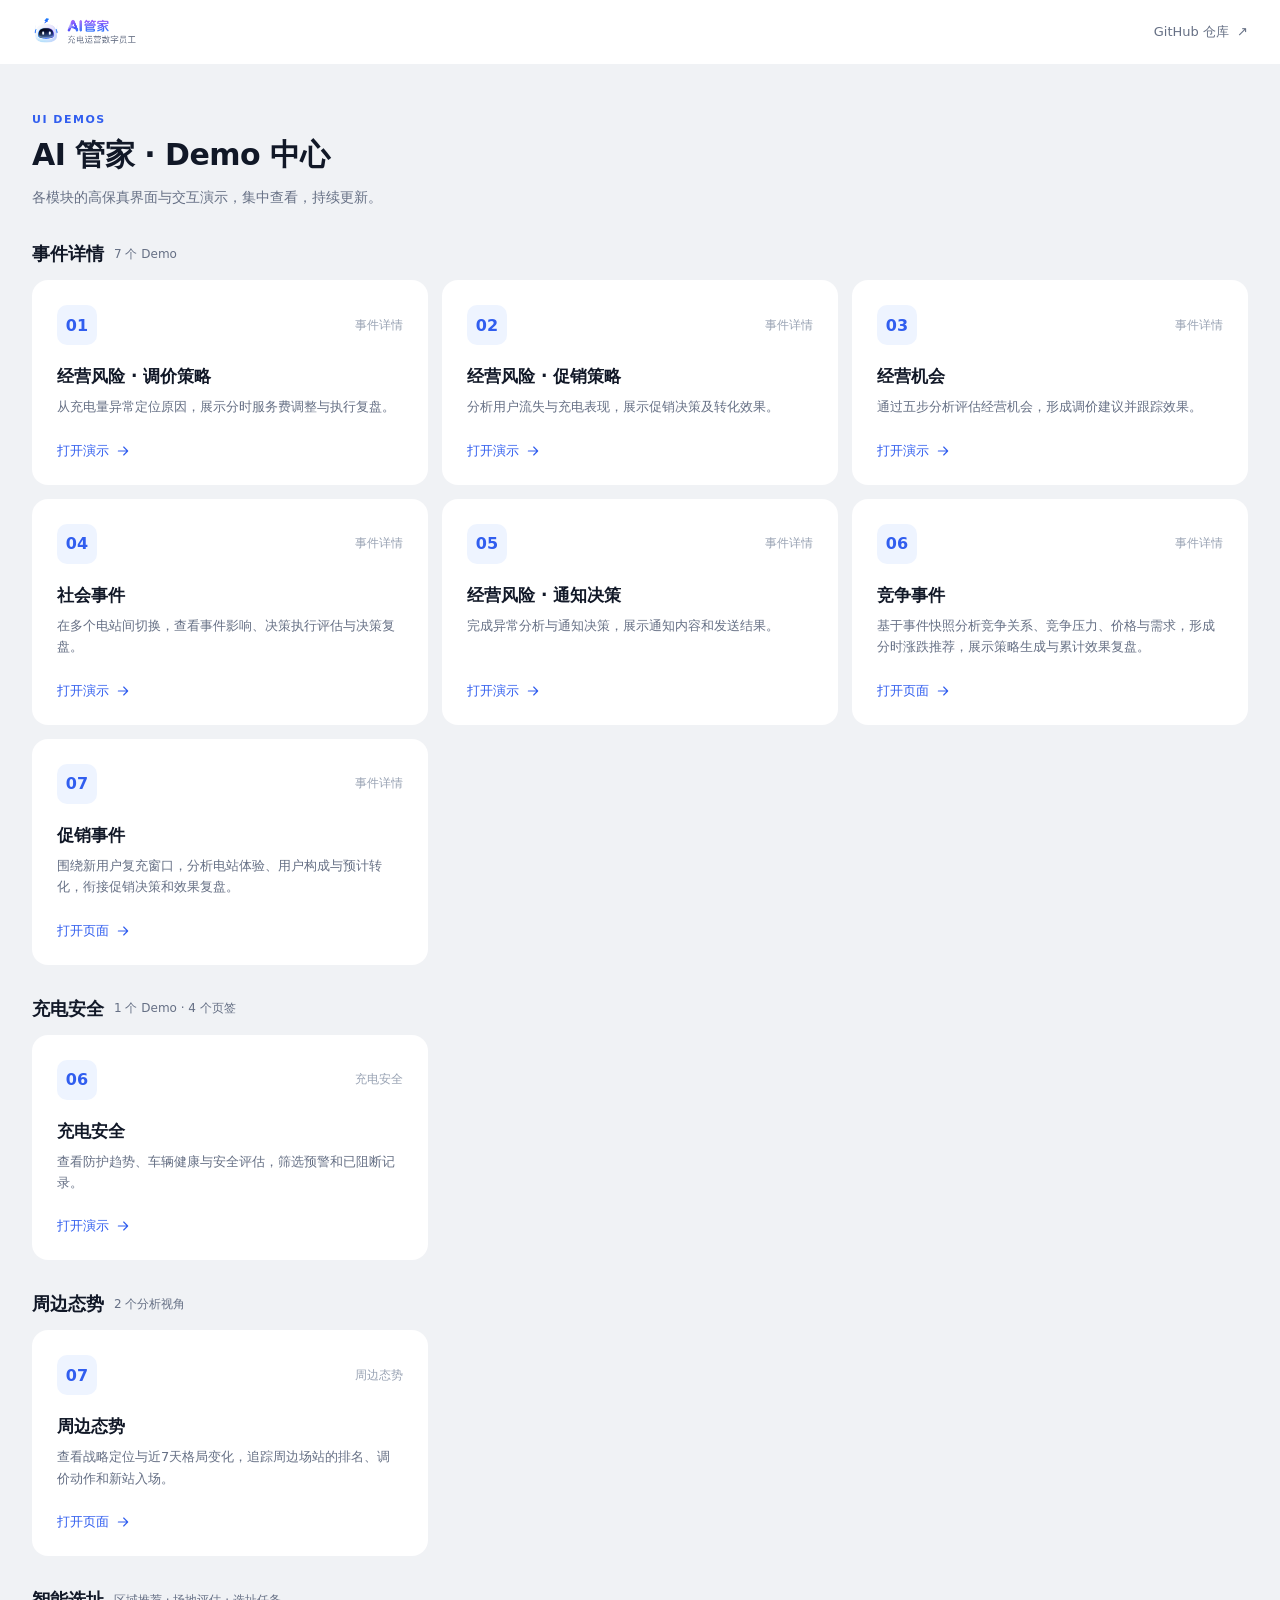
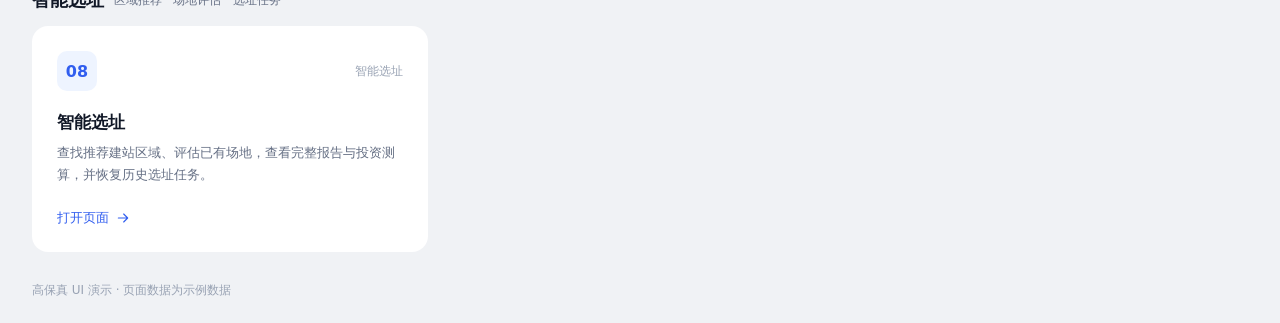
<file: index.html>
<!doctype html>
<html lang="zh-CN">
<head>
  <meta charset="utf-8">
  <meta name="viewport" content="width=device-width, initial-scale=1">
  <meta name="description" content="AI 管家高保真 UI Demo，包含七个事件详情 Demo，以及充电安全、周边态势和智能选址。">
  <title>AI 管家 · Demo 中心</title>
  <link rel="stylesheet" href="./style.css">
</head>
<body>
  <!-- AI 管家各业务模块 Demo 的统一浏览入口。 -->
  <header class="topbar"><div class="topbar-inner">
    <a class="brand" href="./" aria-label="AI 管家首页"><img src="./事件详情/经营风险_调价策略/assets/ai-butler-logo@3x.png" alt="AI 管家"></a>
    <a class="repository" href="https://github.com/wangyekai918-star/ai-butler">GitHub 仓库 <span aria-hidden="true">↗</span></a>
  </div></header>
  <main>
    <div class="intro"><span class="eyebrow">UI DEMOS</span><h1>AI 管家 · Demo 中心</h1><p>各模块的高保真界面与交互演示，集中查看，持续更新。</p></div>
    <section aria-labelledby="events-title">
      <div class="section-title"><h2 id="events-title">事件详情</h2><span>7 个 Demo</span></div>
      <div class="demo-grid">
      <a class="demo" href="事件详情/经营风险_调价策略/经营风险_调价策略.html">
        <div class="demo-top"><span class="number">01</span><span class="type">事件详情</span></div>
        <h3>经营风险 · 调价策略</h3><p>从充电量异常定位原因，展示分时服务费调整与执行复盘。</p>
        <span class="demo-action">打开演示 <svg viewBox="0 0 24 24" aria-hidden="true"><path d="M5 12h14m-6-6 6 6-6 6"/></svg></span>
      </a>
      <a class="demo" href="事件详情/经营风险_促销策略/经营风险_促销策略.html">
        <div class="demo-top"><span class="number">02</span><span class="type">事件详情</span></div>
        <h3>经营风险 · 促销策略</h3><p>分析用户流失与充电表现，展示促销决策及转化效果。</p>
        <span class="demo-action">打开演示 <svg viewBox="0 0 24 24" aria-hidden="true"><path d="M5 12h14m-6-6 6 6-6 6"/></svg></span>
      </a>
      <a class="demo" href="事件详情/经营机会/经营机会.html">
        <div class="demo-top"><span class="number">03</span><span class="type">事件详情</span></div>
        <h3>经营机会</h3><p>通过五步分析评估经营机会，形成调价建议并跟踪效果。</p>
        <span class="demo-action">打开演示 <svg viewBox="0 0 24 24" aria-hidden="true"><path d="M5 12h14m-6-6 6 6-6 6"/></svg></span>
      </a>
      <a class="demo" href="事件详情/社会事件/社会事件.html">
        <div class="demo-top"><span class="number">04</span><span class="type">事件详情</span></div>
        <h3>社会事件</h3><p>在多个电站间切换，查看事件影响、决策执行评估与决策复盘。</p>
        <span class="demo-action">打开演示 <svg viewBox="0 0 24 24" aria-hidden="true"><path d="M5 12h14m-6-6 6 6-6 6"/></svg></span>
      </a>
      <a class="demo" href="事件详情/经营风险_通知决策/经营风险_通知决策.html">
        <div class="demo-top"><span class="number">05</span><span class="type">事件详情</span></div>
        <h3>经营风险 · 通知决策</h3><p>完成异常分析与通知决策，展示通知内容和发送结果。</p>
        <span class="demo-action">打开演示 <svg viewBox="0 0 24 24" aria-hidden="true"><path d="M5 12h14m-6-6 6 6-6 6"/></svg></span>
      </a>
      <a class="demo" href="事件详情/竞争事件/竞争事件.html">
        <div class="demo-top"><span class="number">06</span><span class="type">事件详情</span></div>
        <h3>竞争事件</h3><p>基于事件快照分析竞争关系、竞争压力、价格与需求，形成分时涨跌推荐，展示策略生成与累计效果复盘。</p>
        <span class="demo-action">打开页面 <svg viewBox="0 0 24 24" aria-hidden="true"><path d="M5 12h14m-6-6 6 6-6 6"/></svg></span>
      </a>
      <a class="demo" href="事件详情/促销事件/促销事件.html">
        <div class="demo-top"><span class="number">07</span><span class="type">事件详情</span></div>
        <h3>促销事件</h3><p>围绕新用户复充窗口，分析电站体验、用户构成与预计转化，衔接促销决策和效果复盘。</p>
        <span class="demo-action">打开页面 <svg viewBox="0 0 24 24" aria-hidden="true"><path d="M5 12h14m-6-6 6 6-6 6"/></svg></span>
      </a>
      </div>
    </section>
    <section aria-labelledby="safety-title">
      <div class="section-title"><h2 id="safety-title">充电安全</h2><span>1 个 Demo · 4 个页签</span></div>
      <div class="demo-grid">
        <a class="demo" href="充电安全/充电安全.html?tab=safe">
          <div class="demo-top"><span class="number">06</span><span class="type">充电安全</span></div>
          <h3>充电安全</h3><p>查看防护趋势、车辆健康与安全评估，筛选预警和已阻断记录。</p>
          <span class="demo-action">打开演示 <svg viewBox="0 0 24 24" aria-hidden="true"><path d="M5 12h14m-6-6 6 6-6 6"/></svg></span>
        </a>
      </div>
    </section>
    <section aria-labelledby="surroundings-title">
      <div class="section-title"><h2 id="surroundings-title">周边态势</h2><span>2 个分析视角</span></div>
      <div class="demo-grid">
        <a class="demo" href="周边态势/周边态势.html">
          <div class="demo-top"><span class="number">07</span><span class="type">周边态势</span></div>
          <h3>周边态势</h3><p>查看战略定位与近7天格局变化，追踪周边场站的排名、调价动作和新站入场。</p>
          <span class="demo-action">打开页面 <svg viewBox="0 0 24 24" aria-hidden="true"><path d="M5 12h14m-6-6 6 6-6 6"/></svg></span>
        </a>
      </div>
    </section>
    <section aria-labelledby="site-selection-title">
      <div class="section-title"><h2 id="site-selection-title">智能选址</h2><span>区域推荐 · 场地评估 · 选址任务</span></div>
      <div class="demo-grid">
        <a class="demo" href="智能选址/智能选址.html">
          <div class="demo-top"><span class="number">08</span><span class="type">智能选址</span></div>
          <h3>智能选址</h3><p>查找推荐建站区域、评估已有场地，查看完整报告与投资测算，并恢复历史选址任务。</p>
          <span class="demo-action">打开页面 <svg viewBox="0 0 24 24" aria-hidden="true"><path d="M5 12h14m-6-6 6 6-6 6"/></svg></span>
        </a>
      </div>
    </section>
    <footer>高保真 UI 演示 · 页面数据为示例数据</footer>
  </main>
</body>
</html>
</file>
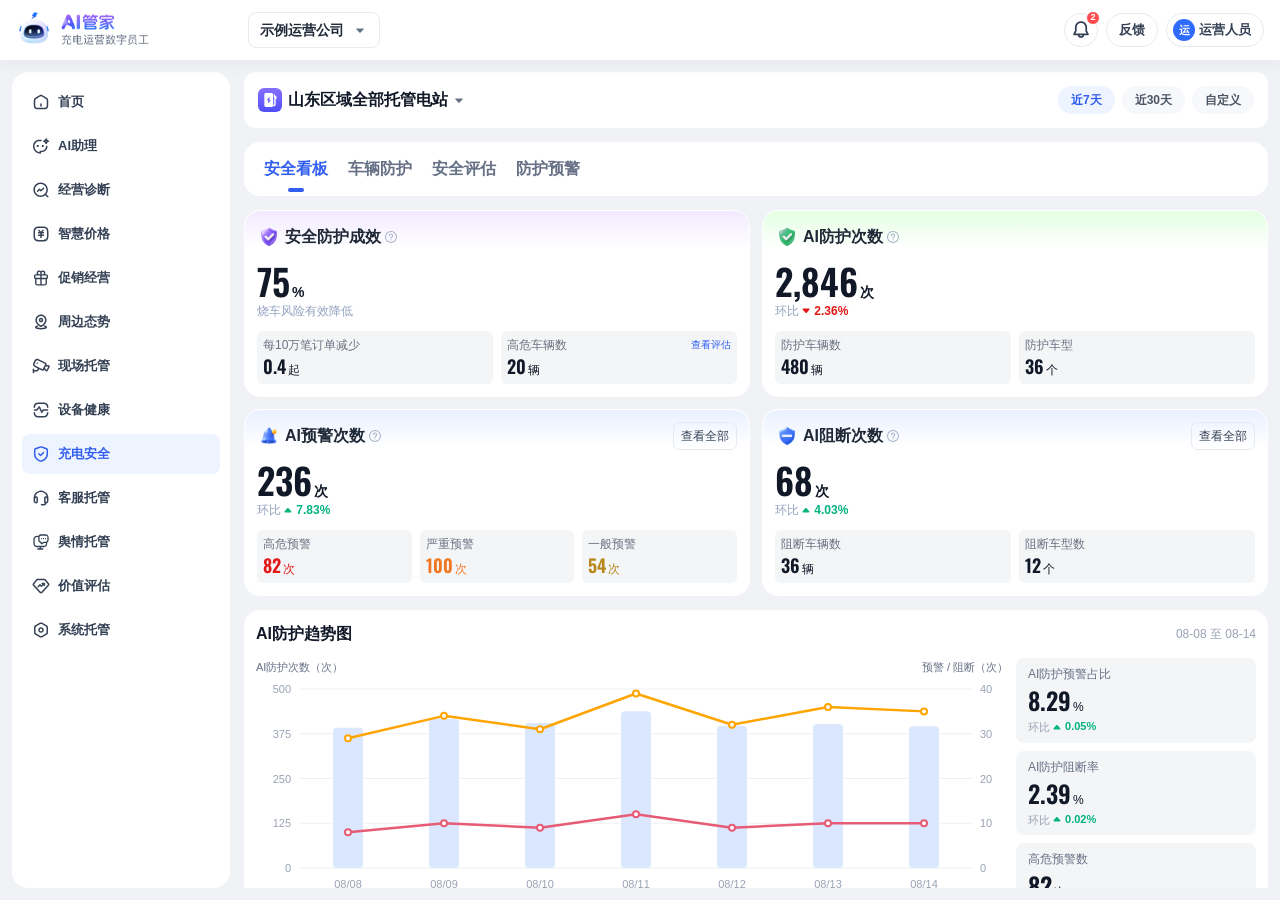
<file: 充电安全/充电安全.html>
<!doctype html>
<html lang="zh-CN">
  <head>
    <meta charset="utf-8">
    <meta name="viewport" content="width=device-width, initial-scale=1">
    <meta name="color-scheme" content="light">
    <title>充电安全 — AI 管家</title>
    <link rel="icon" href="data:,">
    <link rel="stylesheet" href="./style.css">
    <script src="./app.js" defer></script>
  </head>
  <body>
    <div class="app-shell">
      <header class="topbar" aria-label="AI 管家顶部导航">
        <div class="topbar__left">
          <div class="brand">
            <img class="brand__logo" src="./assets/ai-butler-logo@3x.png" width="133" height="36" alt="AI管家 · 充电运营数字员工" draggable="false">
          </div>
          <div class="organization">
            <span>示例运营公司</span>
            <img class="icon icon--16" src="./assets/switch-app.svg" width="16" height="16" alt="" draggable="false">
          </div>
        </div>
        <div class="topbar__right">
          <div class="notification" aria-label="消息，2 条未读">
            <img class="icon icon--22" src="./assets/notification.svg" width="22" height="22" alt="" draggable="false">
            <span class="notification__badge" aria-hidden="true">2</span>
          </div>
          <span class="feedback">反馈</span>
          <div class="user">
            <span class="user__avatar" aria-hidden="true">运</span>
            <span>运营人员</span>
          </div>
        </div>
      </header>

      <div class="workspace">
        <aside class="sidebar">
          <nav aria-label="功能导航">
            <!-- 本阶段仅展示导航外观，不提供点击、悬浮或键盘交互。 -->
            <ul class="nav-list">
              <li class="nav-item"><img class="icon icon--18" src="./assets/nav-home.svg" width="18" height="18" alt="" draggable="false"><span>首页</span></li>
              <li class="nav-item"><img class="icon icon--18" src="./assets/nav-ai-assistant.svg" width="18" height="18" alt="" draggable="false"><span>AI助理</span></li>
              <li class="nav-item"><img class="icon icon--18" src="./assets/nav-diagnosis.svg" width="18" height="18" alt="" draggable="false"><span>经营诊断</span></li>
              <li class="nav-item"><img class="icon icon--18" src="./assets/nav-price.svg" width="18" height="18" alt="" draggable="false"><span>智慧价格</span></li>
              <li class="nav-item"><img class="icon icon--18" src="./assets/nav-promotion.svg" width="18" height="18" alt="" draggable="false"><span>促销经营</span></li>
              <li class="nav-item"><img class="icon icon--18" src="./assets/nav-surroundings.svg" width="18" height="18" alt="" draggable="false"><span>周边态势</span></li>
              <li class="nav-item"><img class="icon icon--18" src="./assets/nav-site.svg" width="18" height="18" alt="" draggable="false"><span>现场托管</span></li>
              <li class="nav-item"><img class="icon icon--18" src="./assets/nav-equipment.svg" width="18" height="18" alt="" draggable="false"><span>设备健康</span></li>
              <li class="nav-item nav-item--selected" aria-current="page"><img class="icon icon--18" src="./assets/nav-safety-selected.svg" width="18" height="18" alt="" draggable="false"><span>充电安全</span></li>
              <li class="nav-item"><img class="icon icon--18" src="./assets/nav-customer-service.svg" width="18" height="18" alt="" draggable="false"><span>客服托管</span></li>
              <li class="nav-item"><img class="icon icon--18" src="./assets/nav-public-opinion.svg" width="18" height="18" alt="" draggable="false"><span>舆情托管</span></li>
              <li class="nav-item"><img class="icon icon--18" src="./assets/nav-value.svg" width="18" height="18" alt="" draggable="false"><span>价值评估</span></li>
              <li class="nav-item"><img class="icon icon--18" src="./assets/nav-system.svg" width="18" height="18" alt="" draggable="false"><span>系统托管</span></li>
            </ul>
          </nav>
        </aside>

        <main class="content" aria-label="充电安全">
          <!-- 电站范围与时间筛选：本阶段仅展示默认状态。 -->
          <section class="scope-bar" aria-label="分析范围">
            <div class="station-scope">
              <span class="station-scope__icon" aria-hidden="true">
                <img src="./assets/station-scope.svg" width="16" height="16" alt="" draggable="false">
              </span>
              <h1>山东区域全部托管电站</h1>
              <img class="scope-chevron" src="./assets/scope-chevron.svg" width="10" height="10" alt="" draggable="false">
            </div>
            <ul class="period-options" aria-label="时间范围">
              <li class="period-option period-option--selected" aria-current="true">近7天</li>
              <li class="period-option">近30天</li>
              <li class="period-option">自定义</li>
            </ul>
          </section>

          <nav class="module-tabs" aria-label="充电安全页面">
            <ul class="module-tabs__list" role="tablist" aria-label="充电安全页签">
              <li role="presentation"><button class="module-tab module-tab--selected" id="tab-safe" role="tab" type="button" data-tab="safe" aria-controls="safety-dashboard" aria-selected="true" tabindex="0"><span>安全看板</span></button></li>
              <li role="presentation"><button class="module-tab" id="tab-vehicle" role="tab" type="button" data-tab="vehicle" aria-controls="vehicle-dashboard" aria-selected="false" tabindex="-1"><span>车辆防护</span></button></li>
              <li role="presentation"><button class="module-tab" id="tab-evaluation" role="tab" type="button" data-tab="evaluation" aria-controls="evaluation-dashboard" aria-selected="false" tabindex="-1"><span>安全评估</span></button></li>
              <li role="presentation"><button class="module-tab" id="tab-warn" role="tab" type="button" data-tab="warn" aria-controls="warning-dashboard" aria-selected="false" tabindex="-1"><span>防护预警</span></button></li>
            </ul>
          </nav>

          <!-- 已完成的页签支持切换；其余页签保留基础结构。 -->
          <section class="module-content" id="safety-dashboard" role="tabpanel" aria-labelledby="tab-safe" tabindex="0">
  <div class="dashboard">
    <section class="protection-system" aria-label="安全防护概览">
      <div class="protection-grid"><article class="kpi-card kpi-card--effect" aria-labelledby="kpi-effect">
  <header class="kpi-card__header"><div class="kpi-title"><span class="kpi-icon"><img src="./assets/safety-effect@3x.png" alt="" width="24" height="24" draggable="false"></span><h3 id="kpi-effect">安全防护成效</h3><img class="metric-info" src="./assets/metric-info.svg" alt="" width="12" height="12"></div></header>
  <div class="kpi-primary"><p class="kpi-value"><span class="metric-number">75</span><span class="metric-unit">%</span></p><p class="kpi-caption">烧车风险有效降低</p></div>
  <dl class="kpi-minis" style="--mini-columns:2"><div class="kpi-mini"><dt>每10万笔订单减少</dt><dd class=""><span class="metric-number">0.4</span><span class="metric-unit">起</span></dd></div><div class="kpi-mini"><dt>高危车辆数<span class="mini-link">查看评估</span></dt><dd class=""><span class="metric-number">20</span><span class="metric-unit">辆</span></dd></div></dl>
</article><article class="kpi-card kpi-card--protect" aria-labelledby="kpi-protect">
  <header class="kpi-card__header"><div class="kpi-title"><span class="kpi-icon"><img src="./assets/safety-protect@3x.png" alt="" width="24" height="24" draggable="false"></span><h3 id="kpi-protect">AI防护次数</h3><img class="metric-info" src="./assets/metric-info.svg" alt="" width="12" height="12"></div></header>
  <div class="kpi-primary"><p class="kpi-value"><span class="metric-number">2,846</span><span class="metric-unit">次</span></p><p class="kpi-caption">环比 <span class="metric-change metric-change--down"><img src="./assets/change-down.svg" width="8" height="8" alt="下降">2.36%</span></p></div>
  <dl class="kpi-minis" style="--mini-columns:2"><div class="kpi-mini"><dt>防护车辆数</dt><dd class=""><span class="metric-number">480</span><span class="metric-unit">辆</span></dd></div><div class="kpi-mini"><dt>防护车型</dt><dd class=""><span class="metric-number">36</span><span class="metric-unit">个</span></dd></div></dl>
</article><article class="kpi-card kpi-card--warning" aria-labelledby="kpi-warning">
  <header class="kpi-card__header"><div class="kpi-title"><span class="kpi-icon"><img src="./assets/safety-warning@3x.png" alt="" width="24" height="24" draggable="false"></span><h3 id="kpi-warning">AI预警次数</h3><img class="metric-info" src="./assets/metric-info.svg" alt="" width="12" height="12"></div><span class="outline-action">查看全部</span></header>
  <div class="kpi-primary"><p class="kpi-value"><span class="metric-number">236</span><span class="metric-unit">次</span></p><p class="kpi-caption">环比 <span class="metric-change metric-change--up"><img src="./assets/change-up.svg" width="8" height="8" alt="上升">7.83%</span></p></div>
  <dl class="kpi-minis" style="--mini-columns:3"><div class="kpi-mini"><dt>高危预警</dt><dd class="danger"><span class="metric-number">82</span><span class="metric-unit">次</span></dd></div><div class="kpi-mini"><dt>严重预警</dt><dd class="warning"><span class="metric-number">100</span><span class="metric-unit">次</span></dd></div><div class="kpi-mini"><dt>一般预警</dt><dd class="notice"><span class="metric-number">54</span><span class="metric-unit">次</span></dd></div></dl>
</article><article class="kpi-card kpi-card--block" aria-labelledby="kpi-block">
  <header class="kpi-card__header"><div class="kpi-title"><span class="kpi-icon"><img src="./assets/safety-block@3x.png" alt="" width="24" height="24" draggable="false"></span><h3 id="kpi-block">AI阻断次数</h3><img class="metric-info" src="./assets/metric-info.svg" alt="" width="12" height="12"></div><span class="outline-action">查看全部</span></header>
  <div class="kpi-primary"><p class="kpi-value"><span class="metric-number">68</span><span class="metric-unit">次</span></p><p class="kpi-caption">环比 <span class="metric-change metric-change--up"><img src="./assets/change-up.svg" width="8" height="8" alt="上升">4.03%</span></p></div>
  <dl class="kpi-minis" style="--mini-columns:2"><div class="kpi-mini"><dt>阻断车辆数</dt><dd class=""><span class="metric-number">36</span><span class="metric-unit">辆</span></dd></div><div class="kpi-mini"><dt>阻断车型数</dt><dd class=""><span class="metric-number">12</span><span class="metric-unit">个</span></dd></div></dl>
</article></div>
    </section>
    <div class="dashboard-middle">
      <section class="dashboard-card trend-card" aria-labelledby="trend-heading">
        <header class="dashboard-card__header"><h2 id="trend-heading">AI防护趋势图</h2><span class="chart-period">08-08 至 08-14</span></header>
        <div class="trend-layout">
          <div class="trend-visual"><div class="trend-chart" id="protection-chart"><svg class="trend-svg" xmlns="http://www.w3.org/2000/svg" role="group" aria-label="08月08日至08月14日AI防护、预警与阻断趋势"></svg><div class="chart-tooltip" role="status" hidden></div></div><ul class="chart-legend" aria-label="图表图例"><li><span class="legend-bar"></span>AI防护次数</li><li><span class="legend-line legend-line--warning"></span>AI预警次数</li><li><span class="legend-line legend-line--block"></span>AI阻断次数</li></ul></div>
          <dl class="trend-stats"><div class="trend-stat"><dt>AI防护预警占比</dt><dd><span class="metric-number">8.29</span><span class="metric-unit">%</span></dd><p>环比 <span class="metric-change metric-change--up"><img src="./assets/change-up.svg" width="8" height="8" alt="上升">0.05%</span></p></div><div class="trend-stat"><dt>AI防护阻断率</dt><dd><span class="metric-number">2.39</span><span class="metric-unit">%</span></dd><p>环比 <span class="metric-change metric-change--up"><img src="./assets/change-up.svg" width="8" height="8" alt="上升">0.02%</span></p></div><div class="trend-stat"><dt>高危预警数</dt><dd><span class="metric-number">82</span><span class="metric-unit">次</span></dd><p>环比 <span class="metric-change metric-change--up"><img src="./assets/change-up.svg" width="8" height="8" alt="上升">6</span></p></div></dl>
        </div>
        <div class="ai-diagnosis"><strong>AI诊断</strong><p>近7天预警主要集中在温升异常与热失控风险，建议优先复核高危车辆及重复触发预警的终端。</p></div>
      </section>
      <section class="dashboard-card realtime-card" aria-labelledby="realtime-heading"><header class="dashboard-card__header"><h2 id="realtime-heading">实时防护明细</h2><span class="text-action">查看全部 <span aria-hidden="true">›</span></span></header><ol class="protection-list"><li class="protection-item"><div class="protection-item__heading"><h3>电池温升异常，触发主动防护</h3><time>18:27:30</time></div><div class="protection-item__status"><span class="state-tag state-tag--danger">高危预警</span><span class="state-tag state-tag--blocked">已阻断</span><span class="vehicle-model">特斯拉 Model Y</span></div><div class="protection-item__meta"><span>示例充电站 A · 025号终端</span><span class="order-id">订单 DEMO-20260808-001</span></div></li><li class="protection-item"><div class="protection-item__heading"><h3>车辆电池组温度过高</h3><time>17:19:27</time></div><div class="protection-item__status"><span class="state-tag state-tag--warning">严重预警</span><span class="state-tag state-tag--blocked">已阻断</span><span class="vehicle-model">理想 L7</span></div><div class="protection-item__meta"><span>示例充电站 B · 003A号终端</span><span class="order-id">订单 DEMO-20260808-002</span></div></li><li class="protection-item"><div class="protection-item__heading"><h3>BMS通讯波动，需持续关注</h3><time>14:16:29</time></div><div class="protection-item__status"><span class="state-tag state-tag--normal">一般预警</span><span class="vehicle-model">AITO 问界M5</span></div><div class="protection-item__meta"><span>示例充电站 C · 001A号终端</span><span class="order-id">订单 DEMO-20260808-003</span></div></li></ol></section>
    </div>
    <div class="dashboard-rankings"><section class="dashboard-card rank-card rank-card--warning" aria-labelledby="warning-ranking"><header class="dashboard-card__header"><div class="rank-heading"><h2 id="warning-ranking">预警类型排名</h2><p class="section-description">按预警触发类型统计，展示次数及占比 Top5</p></div><p class="rank-total">总预警 <strong class="metric-number">236</strong><span>次</span></p></header><ol class="ranking-list"><li class="rank-item"><span class="rank-index">01</span><div class="rank-label"><span class="rank-name">大数据温升异常</span><span class="state-tag state-tag--danger">高危预警</span></div><div class="rank-track" aria-hidden="true"><span style="width:34.746%"></span></div><div class="rank-count"><span class="metric-number">82</span><span>次</span></div><span class="rank-percent">34.7%</span></li><li class="rank-item"><span class="rank-index">02</span><div class="rank-label"><span class="rank-name">热失控风险预警</span><span class="state-tag state-tag--warning">严重预警</span></div><div class="rank-track" aria-hidden="true"><span style="width:24.576%"></span></div><div class="rank-count"><span class="metric-number">58</span><span>次</span></div><span class="rank-percent">24.6%</span></li><li class="rank-item"><span class="rank-index">03</span><div class="rank-label"><span class="rank-name">车辆连接异常</span><span class="state-tag state-tag--warning">严重预警</span></div><div class="rank-track" aria-hidden="true"><span style="width:17.797%"></span></div><div class="rank-count"><span class="metric-number">42</span><span>次</span></div><span class="rank-percent">17.8%</span></li><li class="rank-item"><span class="rank-index">04</span><div class="rank-label"><span class="rank-name">电芯压差异常</span><span class="state-tag state-tag--normal">一般预警</span></div><div class="rank-track" aria-hidden="true"><span style="width:13.559%"></span></div><div class="rank-count"><span class="metric-number">32</span><span>次</span></div><span class="rank-percent">13.6%</span></li><li class="rank-item"><span class="rank-index">05</span><div class="rank-label"><span class="rank-name">SOC变化异常</span><span class="state-tag state-tag--normal">一般预警</span></div><div class="rank-track" aria-hidden="true"><span style="width:9.322%"></span></div><div class="rank-count"><span class="metric-number">22</span><span>次</span></div><span class="rank-percent">9.3%</span></li></ol></section><section class="dashboard-card rank-card rank-card--block" aria-labelledby="block-ranking"><header class="dashboard-card__header"><div class="rank-heading"><h2 id="block-ranking">阻断类型排名</h2><p class="section-description">按主动阻断原因统计，展示次数及占比 Top5</p></div><p class="rank-total">总阻断 <strong class="metric-number">68</strong><span>次</span></p></header><ol class="ranking-list"><li class="rank-item"><span class="rank-index">01</span><div class="rank-label"><span class="rank-name">MS2SOC数据异常保护终止</span><span class="state-tag state-tag--danger">高危预警</span></div><div class="rank-track" aria-hidden="true"><span style="width:41.176%"></span></div><div class="rank-count"><span class="metric-number">28</span><span>次</span></div><span class="rank-percent">41.2%</span></li><li class="rank-item"><span class="rank-index">02</span><div class="rank-label"><span class="rank-name">大数据单体过压防护</span><span class="state-tag state-tag--warning">严重预警</span></div><div class="rank-track" aria-hidden="true"><span style="width:29.412%"></span></div><div class="rank-count"><span class="metric-number">20</span><span>次</span></div><span class="rank-percent">29.4%</span></li><li class="rank-item"><span class="rank-index">03</span><div class="rank-label"><span class="rank-name">主动防护过温保护</span><span class="state-tag state-tag--warning">严重预警</span></div><div class="rank-track" aria-hidden="true"><span style="width:14.706%"></span></div><div class="rank-count"><span class="metric-number">10</span><span>次</span></div><span class="rank-percent">14.7%</span></li><li class="rank-item"><span class="rank-index">04</span><div class="rank-label"><span class="rank-name">主动防护过流保护</span><span class="state-tag state-tag--normal">一般预警</span></div><div class="rank-track" aria-hidden="true"><span style="width:8.824%"></span></div><div class="rank-count"><span class="metric-number">6</span><span>次</span></div><span class="rank-percent">8.8%</span></li><li class="rank-item"><span class="rank-index">05</span><div class="rank-label"><span class="rank-name">充电机电流不匹配终止</span><span class="state-tag state-tag--normal">一般预警</span></div><div class="rank-track" aria-hidden="true"><span style="width:5.882%"></span></div><div class="rank-count"><span class="metric-number">4</span><span>次</span></div><span class="rank-percent">5.9%</span></li></ol></section></div>
  </div>
</section>

          <section class="module-content" id="vehicle-dashboard" role="tabpanel" aria-labelledby="tab-vehicle" tabindex="0" hidden>
            <div class="dashboard vehicle-dashboard">
              <section class="vehicle-type-grid" aria-label="车辆类型分布">
<article class="vehicle-type-card">
  <img class="vehicle-type-image" src="./assets/vehicle-total@3x.png" width="68" height="68" alt="" draggable="false">
  <div class="vehicle-type-info"><h3>总车辆数</h3><div class="vehicle-type-bottom"><p class="vehicle-type-value"><span class="metric-number">480</span><span class="metric-unit">辆</span></p><p class="vehicle-type-meta">车型数 <strong>36</strong></p></div></div>
</article>
<article class="vehicle-type-card">
  <img class="vehicle-type-image" src="./assets/vehicle-passenger@3x.png" width="68" height="68" alt="" draggable="false">
  <div class="vehicle-type-info"><h3>乘用车</h3><div class="vehicle-type-bottom"><p class="vehicle-type-value"><span class="metric-number">408</span><span class="metric-unit">辆</span></p><p class="vehicle-type-meta">占比 <strong>85.00%</strong></p></div></div>
</article>
<article class="vehicle-type-card">
  <img class="vehicle-type-image" src="./assets/vehicle-cargo@3x.png" width="68" height="68" alt="" draggable="false">
  <div class="vehicle-type-info"><h3>商用货车</h3><div class="vehicle-type-bottom"><p class="vehicle-type-value"><span class="metric-number">60</span><span class="metric-unit">辆</span></p><p class="vehicle-type-meta">占比 <strong>12.50%</strong></p></div></div>
</article>
<article class="vehicle-type-card">
  <img class="vehicle-type-image" src="./assets/vehicle-bus@3x.png" width="68" height="68" alt="" draggable="false">
  <div class="vehicle-type-info"><h3>商用客车</h3><div class="vehicle-type-bottom"><p class="vehicle-type-value"><span class="metric-number">12</span><span class="metric-unit">辆</span></p><p class="vehicle-type-meta">占比 <strong>2.50%</strong></p></div></div>
</article>
              </section>
              <section class="dashboard-card vehicle-health" aria-labelledby="vehicle-health-heading">
                <header class="dashboard-card__header"><h2 id="vehicle-health-heading">车辆健康分布</h2></header>
                <div class="vehicle-health-grid">
                  <section class="vehicle-health-panel health-overview" aria-labelledby="health-status-heading">
                    <header class="vehicle-subheading"><h3 id="health-status-heading">车辆健康状态</h3></header>
                    <div class="health-stack" role="img" aria-label="健康90.00%，亚健康5.83%，高危4.17%"><span class="health-stack--healthy" style="width:90.00%"></span><span class="health-stack--subhealthy" style="width:5.83%"></span><span class="health-stack--risk" style="width:4.17%"></span></div>
                    <dl class="health-summary-grid"><div class="health-summary health-summary--healthy"><dt><span class="health-dot" aria-hidden="true"></span>健康</dt><dd><span class="metric-number">432</span><span class="metric-unit">辆</span></dd><p>90.00%</p></div>
<div class="health-summary health-summary--subhealthy"><dt><span class="health-dot" aria-hidden="true"></span>亚健康</dt><dd><span class="metric-number">28</span><span class="metric-unit">辆</span></dd><p>5.83%</p></div>
<div class="health-summary health-summary--risk"><dt><span class="health-dot" aria-hidden="true"></span>高危</dt><dd><span class="metric-number">20</span><span class="metric-unit">辆</span></dd><p>4.17%</p></div></dl>
                    <div class="health-access"><p>未购买 AI 管家，购买后可查看高危车辆明细</p><span class="health-detail" aria-disabled="true">查看明细</span></div>
                  </section>
                  <section class="vehicle-health-panel health-models" aria-labelledby="health-models-heading">
                    <header class="vehicle-subheading"><h3 id="health-models-heading">高危车辆车型分布</h3><span class="vehicle-top-label">Top5</span></header>
                    <ol class="ranking-list health-model-list"><li class="rank-item health-model-row"><span class="rank-index">01</span><span class="rank-name">08 EM-P 120km</span><div class="rank-track" aria-hidden="true"><span style="width:100.000%"></span></div><div class="rank-count"><span class="metric-number">5</span><span>辆</span></div></li>
<li class="rank-item health-model-row"><span class="rank-index">02</span><span class="rank-name">秦 450km</span><div class="rank-track" aria-hidden="true"><span style="width:80.000%"></span></div><div class="rank-count"><span class="metric-number">4</span><span>辆</span></div></li>
<li class="rank-item health-model-row"><span class="rank-index">03</span><span class="rank-name">B30EV 406km</span><div class="rank-track" aria-hidden="true"><span style="width:60.000%"></span></div><div class="rank-count"><span class="metric-number">3</span><span>辆</span></div></li>
<li class="rank-item health-model-row"><span class="rank-index">04</span><span class="rank-name">微蓝6 410km</span><div class="rank-track" aria-hidden="true"><span style="width:40.000%"></span></div><div class="rank-count"><span class="metric-number">2</span><span>辆</span></div></li>
<li class="rank-item health-model-row"><span class="rank-index">05</span><span class="rank-name">畅巡 410km</span><div class="rank-track" aria-hidden="true"><span style="width:20.000%"></span></div><div class="rank-count"><span class="metric-number">1</span><span>辆</span></div></li></ol>
                  </section>
                  <section class="vehicle-health-panel health-categories" aria-labelledby="health-categories-heading">
                    <header class="vehicle-subheading"><h3 id="health-categories-heading">高危车辆大类分布</h3></header>
                    <div class="vehicle-category-layout">
                      <div class="vehicle-category-donut" style="--passenger-share:80%;--cargo-end:95%" role="img" aria-label="高危车辆共20辆：乘用车16辆，占80.0%；商用货车3辆，占15.0%；商用客车1辆，占5.0%"><div class="vehicle-donut-center"><strong class="metric-number">20</strong><span>高危车辆</span></div></div>
                      <ul class="vehicle-category-legend"><li><span class="vehicle-category-dot vehicle-category-dot--passenger" aria-hidden="true"></span><span>乘用车</span><strong><span class="metric-number">16</span><span class="metric-unit">辆</span></strong><span class="vehicle-category-percent">80.0%</span></li>
<li><span class="vehicle-category-dot vehicle-category-dot--cargo" aria-hidden="true"></span><span>商用货车</span><strong><span class="metric-number">3</span><span class="metric-unit">辆</span></strong><span class="vehicle-category-percent">15.0%</span></li>
<li><span class="vehicle-category-dot vehicle-category-dot--bus" aria-hidden="true"></span><span>商用客车</span><strong><span class="metric-number">1</span><span class="metric-unit">辆</span></strong><span class="vehicle-category-percent">5.0%</span></li></ul>
                    </div>
                  </section>
                </div>
              </section>
              <div class="dashboard-rankings vehicle-model-rankings">
                <section class="dashboard-card rank-card rank-card--warning" aria-labelledby="vehicle-warning-heading">
                  <header class="dashboard-card__header"><div class="rank-heading"><h2 id="vehicle-warning-heading">预警车型排名</h2><p class="section-description">按车型统计预警次数及占比 Top5</p></div><p class="rank-total">总预警 <strong class="metric-number">236</strong><span>次</span></p></header>
                  <ol class="ranking-list"><li class="rank-item vehicle-model-row"><span class="rank-index">01</span><span class="rank-name">比亚迪秦 400km</span><div class="rank-track" aria-hidden="true"><span style="width:100.000%"></span></div><div class="rank-count"><span class="metric-number">42</span><span>次</span></div><span class="rank-percent">17.8%</span></li>
<li class="rank-item vehicle-model-row"><span class="rank-index">02</span><span class="rank-name">奇瑞eQ1 301km</span><div class="rank-track" aria-hidden="true"><span style="width:80.952%"></span></div><div class="rank-count"><span class="metric-number">34</span><span>次</span></div><span class="rank-percent">14.4%</span></li>
<li class="rank-item vehicle-model-row"><span class="rank-index">03</span><span class="rank-name">长安新能源逸动EV460</span><div class="rank-track" aria-hidden="true"><span style="width:66.667%"></span></div><div class="rank-count"><span class="metric-number">28</span><span>次</span></div><span class="rank-percent">11.9%</span></li>
<li class="rank-item vehicle-model-row"><span class="rank-index">04</span><span class="rank-name">奔腾E05 401km</span><div class="rank-track" aria-hidden="true"><span style="width:54.762%"></span></div><div class="rank-count"><span class="metric-number">23</span><span>次</span></div><span class="rank-percent">9.7%</span></li>
<li class="rank-item vehicle-model-row"><span class="rank-index">05</span><span class="rank-name">特斯拉Model Y 594km</span><div class="rank-track" aria-hidden="true"><span style="width:45.238%"></span></div><div class="rank-count"><span class="metric-number">19</span><span>次</span></div><span class="rank-percent">8.1%</span></li></ol>
                </section>
                <section class="dashboard-card rank-card rank-card--block" aria-labelledby="vehicle-block-heading">
                  <header class="dashboard-card__header"><div class="rank-heading"><h2 id="vehicle-block-heading">阻断车型排名</h2><p class="section-description">按车型统计阻断次数及占比 Top5</p></div><p class="rank-total">总阻断 <strong class="metric-number">68</strong><span>次</span></p></header>
                  <ol class="ranking-list"><li class="rank-item vehicle-model-row"><span class="rank-index">01</span><span class="rank-name">中通LCK6809EVGK</span><div class="rank-track" aria-hidden="true"><span style="width:100.000%"></span></div><div class="rank-count"><span class="metric-number">16</span><span>次</span></div><span class="rank-percent">23.5%</span></li>
<li class="rank-item vehicle-model-row"><span class="rank-index">02</span><span class="rank-name">重汽豪沃JK6126GPHE</span><div class="rank-track" aria-hidden="true"><span style="width:81.250%"></span></div><div class="rank-count"><span class="metric-number">13</span><span>次</span></div><span class="rank-percent">19.1%</span></li>
<li class="rank-item vehicle-model-row"><span class="rank-index">03</span><span class="rank-name">奔腾B30EV 406km</span><div class="rank-track" aria-hidden="true"><span style="width:62.500%"></span></div><div class="rank-count"><span class="metric-number">10</span><span>次</span></div><span class="rank-percent">14.7%</span></li>
<li class="rank-item vehicle-model-row"><span class="rank-index">04</span><span class="rank-name">宝马 iX1</span><div class="rank-track" aria-hidden="true"><span style="width:50.000%"></span></div><div class="rank-count"><span class="metric-number">8</span><span>次</span></div><span class="rank-percent">11.8%</span></li>
<li class="rank-item vehicle-model-row"><span class="rank-index">05</span><span class="rank-name">别克微蓝6 410km</span><div class="rank-track" aria-hidden="true"><span style="width:37.500%"></span></div><div class="rank-count"><span class="metric-number">6</span><span>次</span></div><span class="rank-percent">8.8%</span></li></ol>
                </section>
              </div>
            </div>
          </section>
          <section class="module-content" id="evaluation-dashboard" role="tabpanel" aria-labelledby="tab-evaluation" tabindex="0" hidden>
            <div class="dashboard evaluation-dashboard">
              <section class="dashboard-card evaluation-card" aria-label="安全评估列表">
                <form class="evaluation-filters" id="evaluation-form" aria-label="安全评估筛选">
                  <div class="evaluation-field"><label for="evaluation-date"><span class="field-required" aria-hidden="true">*</span>评估日期</label><input id="evaluation-date" name="date" type="date" value="2026-08-17" required></div>
                  <div class="evaluation-field"><label for="evaluation-vin">车架号</label><input id="evaluation-vin" name="vin" type="text" placeholder="请输入车架号" autocomplete="off" maxlength="40"></div>
                  <div class="evaluation-field"><label for="evaluation-score">总分</label><input id="evaluation-score" name="score" type="number" min="0" max="100" step="0.1" placeholder="请输入总分"></div>
                  <div class="evaluation-field"><label for="evaluation-health">健康状态</label><select id="evaluation-health" name="health"><option value="高危" selected>高危</option><option value="全部">全部</option><option value="亚健康">亚健康</option><option value="健康">健康</option></select></div>
                  <div class="evaluation-field"><label for="evaluation-category">车辆大类</label><select id="evaluation-category" name="category"><option value="">全部大类</option><option>乘用车</option><option>商用货车</option><option>商用客车</option></select></div>
                  <div class="evaluation-field"><label for="evaluation-brand">判定品牌</label><select id="evaluation-brand" name="brand"><option value="">全部品牌</option></select></div>
                  <div class="evaluation-field"><label for="evaluation-model">车系通用名称</label><select id="evaluation-model" name="model"><option value="">全部车系</option></select></div>
                  <div class="evaluation-filter-actions"><button class="evaluation-button evaluation-button--primary" type="submit">查询</button><button class="evaluation-button" type="reset">重置</button></div>
                </form>
                <div class="evaluation-table-scroll" id="evaluation-table-scroll" tabindex="0" role="region" aria-label="安全评估数据表，可横向滚动">
                  <table class="evaluation-table">
                    <colgroup><col style="width:112px"><col style="width:168px"><col style="width:88px"><col style="width:80px"><col style="width:96px"><col style="width:92px"><col style="width:100px"><col style="width:110px"><col style="width:164px"><col style="width:204px"><col style="width:124px"><col style="width:112px"></colgroup>
                    <thead><tr><th scope="col">评估日期</th><th scope="col">车架号</th><th scope="col">统计类型</th><th scope="col">总分</th><th scope="col">健康状态</th><th scope="col">城市名称</th><th scope="col">车辆大类</th><th scope="col">车辆品牌</th><th scope="col">车型名称</th><th scope="col">判定危险项</th><th scope="col">电池健康评分</th><th scope="col" class="evaluation-operation">操作</th></tr></thead>
                    <tbody id="evaluation-table-body"></tbody>
                  </table>
                  <div class="evaluation-empty" id="evaluation-empty" hidden><strong>暂无匹配的评估记录</strong><p>试试调整筛选条件后重新查询</p></div>
                </div>
                <footer class="evaluation-footer"><p id="evaluation-summary" aria-live="polite"></p><nav class="evaluation-pagination" id="evaluation-pagination" aria-label="评估列表分页"></nav></footer>
              </section>
            </div>
          </section>
          <section class="module-content" id="warning-dashboard" role="tabpanel" aria-labelledby="tab-warn" tabindex="0" hidden>
            <div class="dashboard warning-dashboard">
              <div class="warning-overview" role="group" aria-label="预警概览与快捷筛选">
                <button class="warning-kpi warning-kpi--danger" type="button" data-warning-filter="高危预警" aria-pressed="false" aria-controls="warning-table-body"><img class="warning-kpi-image" src="./assets/warning-high@3x.png" width="68" height="68" alt="" draggable="false"><span class="warning-kpi-info"><span class="warning-kpi-title">高危预警</span><span class="warning-kpi-value"><strong class="metric-number" data-warning-count="高危预警">82</strong><span class="metric-unit">次</span></span></span></button>
                <button class="warning-kpi warning-kpi--severe" type="button" data-warning-filter="严重预警" aria-pressed="false" aria-controls="warning-table-body"><img class="warning-kpi-image" src="./assets/warning-severe@3x.png" width="68" height="68" alt="" draggable="false"><span class="warning-kpi-info"><span class="warning-kpi-title">严重预警</span><span class="warning-kpi-value"><strong class="metric-number" data-warning-count="严重预警">100</strong><span class="metric-unit">次</span></span></span></button>
                <button class="warning-kpi warning-kpi--normal" type="button" data-warning-filter="一般预警" aria-pressed="false" aria-controls="warning-table-body"><img class="warning-kpi-image" src="./assets/warning-normal@3x.png" width="68" height="68" alt="" draggable="false"><span class="warning-kpi-info"><span class="warning-kpi-title">一般预警</span><span class="warning-kpi-value"><strong class="metric-number" data-warning-count="一般预警">54</strong><span class="metric-unit">次</span></span></span></button>
                <button class="warning-kpi warning-kpi--blocked" type="button" data-warning-filter="blocked" aria-pressed="false" aria-controls="warning-table-body"><img class="warning-kpi-image" src="./assets/warning-block@3x.png" width="68" height="68" alt="" draggable="false"><span class="warning-kpi-info"><span class="warning-kpi-title">阻断次数</span><span class="warning-kpi-value"><strong class="metric-number" data-warning-count="blocked">68</strong><span class="metric-unit">次</span></span></span></button>
              </div>
              <section class="dashboard-card evaluation-card warning-card" aria-label="防护预警列表">
                <form class="warning-filters" id="warning-form" aria-label="防护预警筛选">
                  <div class="evaluation-field warning-time-field"><span class="warning-field-label" id="warning-time-label">预警时间</span><div class="warning-date-range" role="group" aria-labelledby="warning-time-label"><input id="warning-start" name="start" type="date" aria-label="预警开始日期" value="2026-08-08" required><span>至</span><input id="warning-end" name="end" type="date" aria-label="预警结束日期" value="2026-08-14" required></div></div>
                  <div class="evaluation-field"><label for="warning-order">订单编号</label><input id="warning-order" name="order" type="text" placeholder="请输入订单编号" autocomplete="off" maxlength="40"></div>
                  <div class="evaluation-field"><label for="warning-level">预警级别</label><select id="warning-level" name="level"><option value="">全部级别</option><option>高危预警</option><option>严重预警</option><option>一般预警</option></select></div>
                  <div class="evaluation-filter-actions"><button class="evaluation-button evaluation-button--primary" type="submit">查询</button><button class="evaluation-button" type="reset">重置</button></div>
                </form>
                <div class="evaluation-table-scroll" id="warning-table-scroll" tabindex="0" role="region" aria-label="防护预警数据表，可横向滚动">
                  <table class="evaluation-table warning-table">
                    <colgroup><col style="width:164px"><col style="width:188px"><col style="width:146px"><col style="width:162px"><col style="width:168px"><col style="width:112px"><col style="width:182px"><col style="width:116px"><col style="width:100px"></colgroup>
                    <thead><tr><th scope="col">发生时间</th><th scope="col">订单编号</th><th scope="col">结束原因</th><th scope="col">车型</th><th scope="col">电站名称</th><th scope="col">终端名称</th><th scope="col">预警类型</th><th scope="col">预警级别</th><th scope="col">是否阻断</th></tr></thead>
                    <tbody id="warning-table-body"></tbody>
                  </table>
                  <div class="evaluation-empty" id="warning-empty" hidden><strong>暂无匹配的预警记录</strong><p>试试调整筛选条件后重新查询</p></div>
                </div>
                <footer class="evaluation-footer"><p id="warning-summary" aria-live="polite"></p><nav class="evaluation-pagination" id="warning-pagination" aria-label="预警列表分页"></nav></footer>
              </section>
            </div>
          </section>
        </main>
      </div>
    </div>
    <dialog class="evaluation-dialog" id="evaluation-dialog" aria-labelledby="evaluation-detail-title">
      <header class="evaluation-dialog-header"><div><h2 id="evaluation-detail-title">评估详情</h2><p id="evaluation-detail-vehicle"></p></div><button class="evaluation-button" id="evaluation-detail-close" type="button" autofocus>关闭</button></header>
      <div class="evaluation-detail-body">
        <dl class="evaluation-detail-summary" id="evaluation-detail-summary"></dl>
        <section class="evaluation-detail-section"><h3>指标得分</h3><div class="evaluation-metrics" id="evaluation-detail-metrics"></div></section>
        <section class="evaluation-detail-conclusion"><h3>评估结论</h3><div id="evaluation-detail-danger"></div><p id="evaluation-detail-note"></p></section>
      </div>
    </dialog>
    <script type="application/json" id="safety-trend-data">{"dates": ["08/08", "08/09", "08/10", "08/11", "08/12", "08/13", "08/14"], "protect": [392, 416, 405, 438, 397, 402, 396], "warning": [29, 34, 31, 39, 32, 36, 35], "block": [8, 10, 9, 12, 9, 10, 10]}</script>
  </body>
</html>
</file>
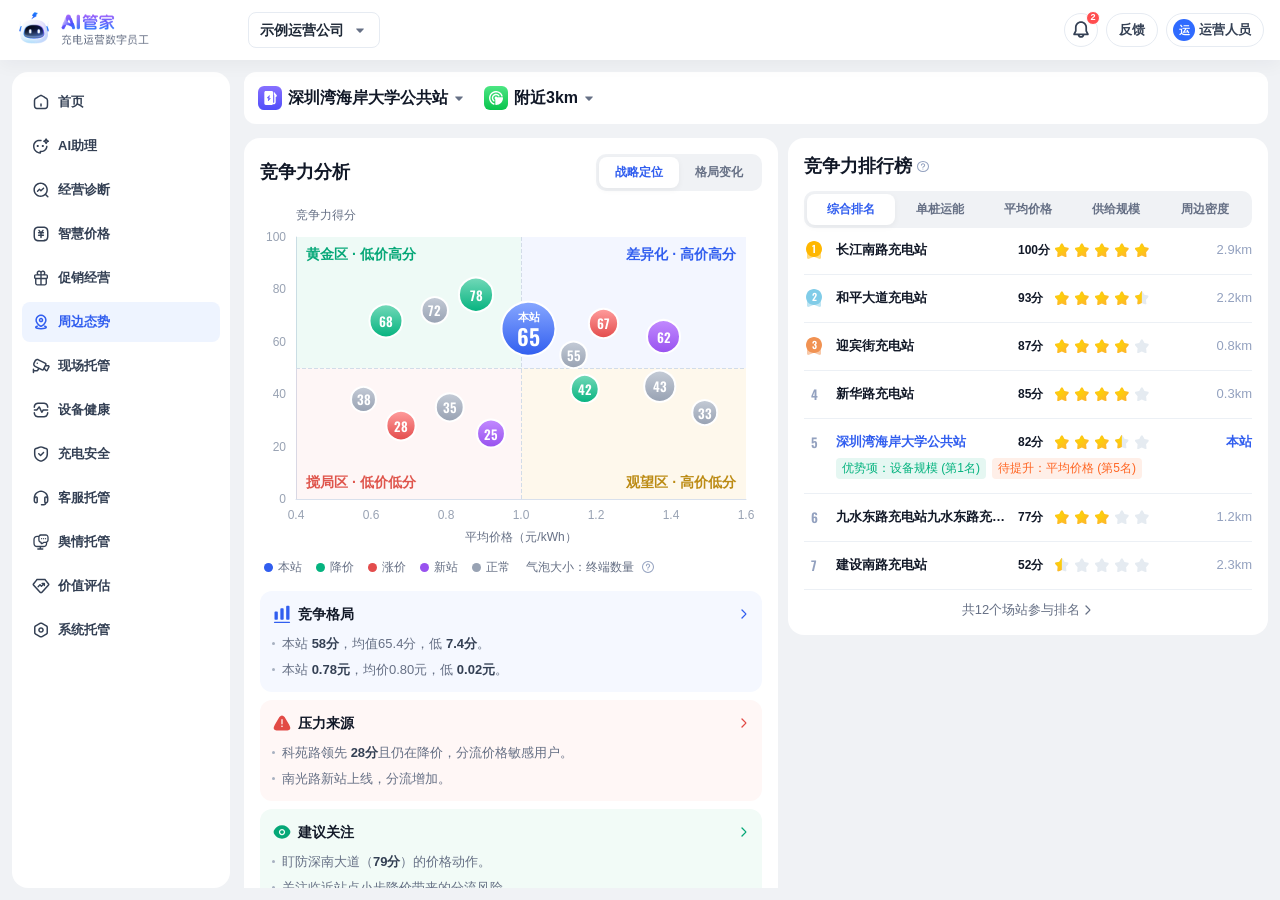
<file: 周边态势/周边态势.html>
<!doctype html>
<html lang="zh-CN">
  <head>
    <meta charset="utf-8">
    <meta name="viewport" content="width=device-width, initial-scale=1">
    <meta name="color-scheme" content="light">
    <title>周边态势 — AI 管家</title>
    <link rel="icon" href="data:,">
    <link rel="stylesheet" href="./style.css">
    <script src="./assets/vendor/echarts.min.js" defer></script>
    <script src="./app.js" defer></script>
  </head>
  <body>
    <div class="app-shell">
      <header class="topbar" aria-label="AI 管家顶部导航">
        <div class="topbar__left">
          <div class="brand">
            <img class="brand__logo" src="./assets/ai-butler-logo@3x.png" width="133" height="36" alt="AI管家 · 充电运营数字员工" draggable="false">
          </div>
          <div class="organization">
            <span>示例运营公司</span>
            <img class="icon icon--16" src="./assets/switch-app.svg" width="16" height="16" alt="" draggable="false">
          </div>
        </div>
        <div class="topbar__right">
          <div class="notification" aria-label="消息，2 条未读">
            <img class="icon icon--22" src="./assets/notification.svg" width="22" height="22" alt="" draggable="false">
            <span class="notification__badge" aria-hidden="true">2</span>
          </div>
          <span class="feedback">反馈</span>
          <div class="user">
            <span class="user__avatar" aria-hidden="true">运</span>
            <span>运营人员</span>
          </div>
        </div>
      </header>

      <div class="workspace">
        <aside class="sidebar">
          <nav aria-label="功能导航">
            <!-- 本阶段仅展示导航外观，不提供点击、悬浮或键盘交互。 -->
            <ul class="nav-list">
              <li class="nav-item"><img class="icon icon--18" src="./assets/nav-home.svg" width="18" height="18" alt="" draggable="false"><span>首页</span></li>
              <li class="nav-item"><img class="icon icon--18" src="./assets/nav-ai-assistant.svg" width="18" height="18" alt="" draggable="false"><span>AI助理</span></li>
              <li class="nav-item"><img class="icon icon--18" src="./assets/nav-diagnosis.svg" width="18" height="18" alt="" draggable="false"><span>经营诊断</span></li>
              <li class="nav-item"><img class="icon icon--18" src="./assets/nav-price.svg" width="18" height="18" alt="" draggable="false"><span>智慧价格</span></li>
              <li class="nav-item"><img class="icon icon--18" src="./assets/nav-promotion.svg" width="18" height="18" alt="" draggable="false"><span>促销经营</span></li>
              <li class="nav-item nav-item--selected" aria-current="page"><img class="icon icon--18" src="./assets/nav-surroundings.svg" width="18" height="18" alt="" draggable="false"><span>周边态势</span></li>
              <li class="nav-item"><img class="icon icon--18" src="./assets/nav-site.svg" width="18" height="18" alt="" draggable="false"><span>现场托管</span></li>
              <li class="nav-item"><img class="icon icon--18" src="./assets/nav-equipment.svg" width="18" height="18" alt="" draggable="false"><span>设备健康</span></li>
              <li class="nav-item"><img class="icon icon--18" src="./assets/nav-safety.svg" width="18" height="18" alt="" draggable="false"><span>充电安全</span></li>
              <li class="nav-item"><img class="icon icon--18" src="./assets/nav-customer-service.svg" width="18" height="18" alt="" draggable="false"><span>客服托管</span></li>
              <li class="nav-item"><img class="icon icon--18" src="./assets/nav-public-opinion.svg" width="18" height="18" alt="" draggable="false"><span>舆情托管</span></li>
              <li class="nav-item"><img class="icon icon--18" src="./assets/nav-value.svg" width="18" height="18" alt="" draggable="false"><span>价值评估</span></li>
              <li class="nav-item"><img class="icon icon--18" src="./assets/nav-system.svg" width="18" height="18" alt="" draggable="false"><span>系统托管</span></li>
            </ul>
          </nav>
        </aside>

        <main class="content" aria-label="周边态势">
          <!-- 当前仅展示入口外观，不提供电站切换或距离筛选交互。 -->
          <section class="scope-bar" aria-label="电站与周边范围" data-design-node="2860:5036">
            <div class="scope-control" aria-label="当前电站：深圳湾海岸大学公共站">
              <span class="scope-icon scope-icon--station" aria-hidden="true"><img src="./assets/scope-station.svg" alt=""></span>
              <span class="scope-control__label">深圳湾海岸大学公共站</span>
              <img class="scope-chevron" src="./assets/scope-chevron.svg" alt="">
            </div>
            <div class="scope-control" aria-label="当前周边范围：附近3km">
              <span class="scope-icon scope-icon--distance" aria-hidden="true"><img src="./assets/scope-distance.svg" alt=""></span>
              <span class="scope-control__label">附近3km</span>
              <img class="scope-chevron" src="./assets/scope-chevron.svg" alt="">
            </div>
          </section>

          <!-- 我的竞争力、周边场站分布地图已由前端完成，此 Demo 仅呈现本次改版范围。 -->
          <div class="competition-layout">
            <section class="analysis-card" aria-labelledby="analysis-heading" data-design-node="3099:6216">
              <header class="analysis-header">
                <h1 class="card-title" id="analysis-heading">竞争力分析</h1>
                <div class="segmented-control analysis-tabs" role="tablist" aria-label="竞争力分析视角">
                  <button class="segment segment--selected" id="tab-strategy" role="tab" aria-selected="true" aria-controls="panel-strategy" data-analysis-tab="strategy" type="button">战略定位</button>
                  <button class="segment" id="tab-trend" role="tab" aria-selected="false" aria-controls="panel-trend" data-analysis-tab="trend" tabindex="-1" type="button">格局变化</button>
                </div>
              </header>
              <div class="analysis-canvas analysis-panel" id="panel-strategy" role="tabpanel" aria-labelledby="tab-strategy">
                <div class="strategy-layout">
                  <figure class="strategy-figure" aria-label="竞争力与价格气泡图">
                    <div class="strategy-chart" id="strategy-chart" role="img" aria-label="横轴平均价格，纵轴竞争力得分。四象限分别为低价高分、高价高分、低价低分和高价低分；蓝色气泡为本站，图示得分65分。"></div>
                    <figcaption class="strategy-legend">
                      <ul class="strategy-legend__items" aria-label="场站状态颜色">
                        <li><span class="legend-dot legend-dot--self"></span>本站</li>
                        <li><span class="legend-dot legend-dot--decrease"></span>降价</li>
                        <li><span class="legend-dot legend-dot--increase"></span>涨价</li>
                        <li><span class="legend-dot legend-dot--new-station"></span>新站</li>
                        <li><span class="legend-dot legend-dot--normal"></span>正常</li>
                      </ul>
                      <span class="bubble-size-key">气泡大小：终端数量
                        <span class="bubble-help">
                          <button class="bubble-help__trigger" type="button" aria-label="气泡大小说明" aria-describedby="bubble-size-help"><img src="./assets/rank-info.svg" alt=""></button>
                          <span class="bubble-help__text" id="bubble-size-help" role="tooltip">气泡越大，表示终端数量越多；蓝色气泡代表本站。</span>
                        </span>
                      </span>
                    </figcaption>
                  </figure>

                  <div class="strategy-insights" aria-label="战略定位分析结论">
                    <article class="strategy-insight strategy-insight--landscape">
                      <h2><button class="strategy-insight__heading" type="button" data-detail="landscape" aria-haspopup="dialog"><span class="strategy-insight__icon" aria-hidden="true"></span><span>竞争格局</span><span class="strategy-insight__arrow" aria-hidden="true"></span></button></h2>
                      <ul>
                        <li>本站 <strong>58分</strong>，均值65.4分，低 <strong>7.4分</strong>。</li>
                        <li>本站 <strong>0.78元</strong>，均价0.80元，低 <strong>0.02元</strong>。</li>
                      </ul>
                    </article>
                    <article class="strategy-insight strategy-insight--pressure">
                      <h2><button class="strategy-insight__heading" type="button" data-detail="pressure" aria-haspopup="dialog"><span class="strategy-insight__icon" aria-hidden="true"></span><span>压力来源</span><span class="strategy-insight__arrow" aria-hidden="true"></span></button></h2>
                      <ul>
                        <li>科苑路领先 <strong>28分</strong>且仍在降价，分流价格敏感用户。</li>
                        <li>南光路新站上线，分流增加。</li>
                      </ul>
                    </article>
                    <article class="strategy-insight strategy-insight--focus">
                      <h2><button class="strategy-insight__heading" type="button" data-detail="focus" aria-haspopup="dialog"><span class="strategy-insight__icon" aria-hidden="true"></span><span>建议关注</span><span class="strategy-insight__arrow" aria-hidden="true"></span></button></h2>
                      <ul>
                        <li>盯防深南大道（<strong>79分</strong>）的价格动作。</li>
                        <li>关注临近站点小步降价带来的分流风险。</li>
                      </ul>
                    </article>
                  </div>
                </div>
                <div class="ai-conclusion" aria-label="AI分析总结">
                  <p><strong>AI分析：</strong>本站经营基本盘稳，但竞争位置正被蚕食。周边多个站点通过降价分流，新站持续入场加剧竞争。建议针对低价竞对小步跟进，避免全面价格战。</p>
                </div>
              </div>
              <div class="analysis-canvas analysis-panel" id="panel-trend" role="tabpanel" aria-labelledby="tab-trend" hidden>
                <div class="trend-toolbar">
                  <div class="trend-period"><h2>竞争力排名趋势</h2><span>近7天 · 10-07 至 10-13</span></div>
                  <div class="trend-modes" role="group" aria-label="竞争圈筛选方式">
                    <button class="trend-mode is-selected" type="button" data-trend-mode="rank" aria-pressed="true">按名次</button>
                    <button class="trend-mode" type="button" data-trend-mode="distance" aria-pressed="false">按距离</button>
                  </div>
                </div>
                <div class="trend-chart-scroll">
                  <div id="trend-chart" class="trend-chart" role="img" aria-label="近7天场站竞争力排名变化，排名越靠上代表综合竞争力越强。"></div>
                </div>
                <ul class="trend-legend" aria-label="曲线颜色说明">
                  <li><span class="trend-line-key trend-line-key--normal"></span>正常</li>
                  <li><span class="trend-line-key trend-line-key--decrease"></span>降价</li>
                  <li><span class="trend-line-key trend-line-key--increase"></span>涨价</li>
                  <li><span class="trend-line-key trend-line-key--new"></span>新站</li>
                </ul>
                <p class="trend-scope-note" id="trend-scope-note" aria-live="polite"></p>
              </div>
            </section>

            <section class="ranking-card" aria-labelledby="ranking-heading" data-design-node="2860:5314">
              <header class="ranking-header">
                <h2 class="card-title" id="ranking-heading">竞争力排行榜</h2>
                <span class="ranking-info" aria-hidden="true"><img src="./assets/rank-info.svg" alt=""></span>
              </header>
              <ul class="segmented-control ranking-tabs" aria-label="排名维度（静态展示）">
                <li class="segment segment--selected" aria-current="true">综合排名</li>
                <li class="segment">单桩运能</li>
                <li class="segment">平均价格</li>
                <li class="segment">供给规模</li>
                <li class="segment">周边密度</li>
              </ul>
              <ol class="rank-list" aria-label="场站综合竞争力排名">
                <li class="rank-item" aria-label="第1名，长江南路充电站，100分，2.9km">
                  <div class="rank-row">
                    <span class="rank-medal" aria-hidden="true"><img class="rank-medal__ribbon" src="./assets/rank-gold-ribbon.svg" alt=""><img class="rank-medal__front" src="./assets/rank-gold-medal.svg" alt=""><span>1</span></span>
                    <span class="rank-station" title="长江南路充电站">长江南路充电站</span>
                    <div class="rank-rating">
                      <span class="rank-score">100分</span>
                      <span class="rating-stars" role="img" aria-label="5星"><span class="rating-star rating-star--full"><img src="./assets/rank-star-full.svg" alt=""></span><span class="rating-star rating-star--full"><img src="./assets/rank-star-full.svg" alt=""></span><span class="rating-star rating-star--full"><img src="./assets/rank-star-full.svg" alt=""></span><span class="rating-star rating-star--full"><img src="./assets/rank-star-full.svg" alt=""></span><span class="rating-star rating-star--full"><img src="./assets/rank-star-full.svg" alt=""></span></span>
                    </div>
                    <span class="rank-distance">2.9km</span>
                  </div>
                  <img class="rank-divider" src="./assets/rank-divider.svg" alt="">
                </li>
                <li class="rank-item" aria-label="第2名，和平大道充电站，93分，2.2km">
                  <div class="rank-row">
                    <span class="rank-medal" aria-hidden="true"><img class="rank-medal__ribbon" src="./assets/rank-silver-ribbon.svg" alt=""><img class="rank-medal__front" src="./assets/rank-silver-medal.svg" alt=""><span>2</span></span>
                    <span class="rank-station" title="和平大道充电站">和平大道充电站</span>
                    <div class="rank-rating">
                      <span class="rank-score">93分</span>
                      <span class="rating-stars" role="img" aria-label="4.5星"><span class="rating-star rating-star--full"><img src="./assets/rank-star-full.svg" alt=""></span><span class="rating-star rating-star--full"><img src="./assets/rank-star-full.svg" alt=""></span><span class="rating-star rating-star--full"><img src="./assets/rank-star-full.svg" alt=""></span><span class="rating-star rating-star--full"><img src="./assets/rank-star-full.svg" alt=""></span><span class="rating-star rating-star--half"><img src="./assets/rank-star-half.svg" alt=""></span></span>
                    </div>
                    <span class="rank-distance">2.2km</span>
                  </div>
                  <img class="rank-divider" src="./assets/rank-divider.svg" alt="">
                </li>
                <li class="rank-item" aria-label="第3名，迎宾街充电站，87分，0.8km">
                  <div class="rank-row">
                    <span class="rank-medal" aria-hidden="true"><img class="rank-medal__ribbon" src="./assets/rank-bronze-ribbon.svg" alt=""><img class="rank-medal__front" src="./assets/rank-bronze-medal.svg" alt=""><span>3</span></span>
                    <span class="rank-station" title="迎宾街充电站">迎宾街充电站</span>
                    <div class="rank-rating">
                      <span class="rank-score">87分</span>
                      <span class="rating-stars" role="img" aria-label="4星"><span class="rating-star rating-star--full"><img src="./assets/rank-star-full.svg" alt=""></span><span class="rating-star rating-star--full"><img src="./assets/rank-star-full.svg" alt=""></span><span class="rating-star rating-star--full"><img src="./assets/rank-star-full.svg" alt=""></span><span class="rating-star rating-star--full"><img src="./assets/rank-star-full.svg" alt=""></span><span class="rating-star rating-star--empty"><img src="./assets/rank-star-empty.svg" alt=""></span></span>
                    </div>
                    <span class="rank-distance">0.8km</span>
                  </div>
                  <img class="rank-divider" src="./assets/rank-divider.svg" alt="">
                </li>
                <li class="rank-item" aria-label="第4名，新华路充电站，85分，0.3km">
                  <div class="rank-row">
                    <span class="rank-number" aria-hidden="true">4</span>
                    <span class="rank-station" title="新华路充电站">新华路充电站</span>
                    <div class="rank-rating">
                      <span class="rank-score">85分</span>
                      <span class="rating-stars" role="img" aria-label="4星"><span class="rating-star rating-star--full"><img src="./assets/rank-star-full.svg" alt=""></span><span class="rating-star rating-star--full"><img src="./assets/rank-star-full.svg" alt=""></span><span class="rating-star rating-star--full"><img src="./assets/rank-star-full.svg" alt=""></span><span class="rating-star rating-star--full"><img src="./assets/rank-star-full.svg" alt=""></span><span class="rating-star rating-star--empty"><img src="./assets/rank-star-empty.svg" alt=""></span></span>
                    </div>
                    <span class="rank-distance">0.3km</span>
                  </div>
                  <img class="rank-divider" src="./assets/rank-divider.svg" alt="">
                </li>
                <li class="rank-item rank-item--current" aria-label="第5名，深圳湾海岸大学公共站，82分，本站">
                  <div class="rank-row">
                    <span class="rank-number" aria-hidden="true">5</span>
                    <span class="rank-station" title="深圳湾海岸大学公共站">深圳湾海岸大学公共站</span>
                    <div class="rank-rating">
                      <span class="rank-score">82分</span>
                      <span class="rating-stars" role="img" aria-label="3.5星"><span class="rating-star rating-star--full"><img src="./assets/rank-star-full.svg" alt=""></span><span class="rating-star rating-star--full"><img src="./assets/rank-star-full.svg" alt=""></span><span class="rating-star rating-star--full"><img src="./assets/rank-star-full.svg" alt=""></span><span class="rating-star rating-star--half"><img src="./assets/rank-star-half.svg" alt=""></span><span class="rating-star rating-star--empty"><img src="./assets/rank-star-empty.svg" alt=""></span></span>
                    </div>
                    <span class="rank-distance">本站</span>
                  </div>
                  <div class="rank-highlights">
                    <span class="rank-highlight rank-highlight--advantage">优势项：设备规模 (第1名)</span>
                    <span class="rank-highlight rank-highlight--improve">待提升：平均价格 (第5名)</span>
                  </div>
                  <img class="rank-divider" src="./assets/rank-divider.svg" alt="">
                </li>
                <li class="rank-item" aria-label="第6名，九水东路充电站九水东路充电站九水东路充电站九水东路充电站，77分，1.2km">
                  <div class="rank-row">
                    <span class="rank-number" aria-hidden="true">6</span>
                    <span class="rank-station" title="九水东路充电站九水东路充电站九水东路充电站九水东路充电站">九水东路充电站九水东路充电站九水东路充电站九水东路充电站</span>
                    <div class="rank-rating">
                      <span class="rank-score">77分</span>
                      <span class="rating-stars" role="img" aria-label="3星"><span class="rating-star rating-star--full"><img src="./assets/rank-star-full.svg" alt=""></span><span class="rating-star rating-star--full"><img src="./assets/rank-star-full.svg" alt=""></span><span class="rating-star rating-star--full"><img src="./assets/rank-star-full.svg" alt=""></span><span class="rating-star rating-star--empty"><img src="./assets/rank-star-empty.svg" alt=""></span><span class="rating-star rating-star--empty"><img src="./assets/rank-star-empty.svg" alt=""></span></span>
                    </div>
                    <span class="rank-distance">1.2km</span>
                  </div>
                  <img class="rank-divider" src="./assets/rank-divider.svg" alt="">
                </li>
                <li class="rank-item" aria-label="第7名，建设南路充电站，52分，2.3km">
                  <div class="rank-row">
                    <span class="rank-number" aria-hidden="true">7</span>
                    <span class="rank-station" title="建设南路充电站">建设南路充电站</span>
                    <div class="rank-rating">
                      <span class="rank-score">52分</span>
                      <span class="rating-stars" role="img" aria-label="0.5星"><span class="rating-star rating-star--half"><img src="./assets/rank-star-half.svg" alt=""></span><span class="rating-star rating-star--empty"><img src="./assets/rank-star-empty.svg" alt=""></span><span class="rating-star rating-star--empty"><img src="./assets/rank-star-empty.svg" alt=""></span><span class="rating-star rating-star--empty"><img src="./assets/rank-star-empty.svg" alt=""></span><span class="rating-star rating-star--empty"><img src="./assets/rank-star-empty.svg" alt=""></span></span>
                    </div>
                    <span class="rank-distance">2.3km</span>
                  </div>
                  <img class="rank-divider" src="./assets/rank-divider.svg" alt="">
                </li>
              </ol>
              <div class="ranking-footer">
                <span>共12个场站参与排名</span>
                <img src="./assets/rank-more.svg" alt="">
              </div>
            </section>
          </div>
        </main>
      </div>
    </div>

    <dialog class="strategy-detail" id="strategy-detail" aria-labelledby="strategy-detail-title">
      <header class="strategy-detail__header"><h2 id="strategy-detail-title"></h2><button class="strategy-detail__close" type="button" aria-label="关闭分析详情"><img src="./assets/panel-close.svg" alt="" width="24" height="24"></button></header>
      <div class="strategy-detail__body" id="strategy-detail-body"></div>
    </dialog>
    <template id="detail-landscape">
      <p class="strategy-detail__intro">本站与周边场站的竞争力及价格对比。</p>
      <table class="strategy-detail__table"><caption>竞争格局对比</caption><thead><tr><th scope="col">指标</th><th scope="col">本站</th><th scope="col">周边均值</th><th scope="col">差值</th></tr></thead><tbody><tr><th scope="row">竞争力得分</th><td>58分</td><td>65.4分</td><td>−7.4分</td></tr><tr><th scope="row">平均价格<br><span>元/kWh</span></th><td>0.78</td><td>0.80</td><td>−0.02</td></tr></tbody></table>
    </template>
    <template id="detail-pressure">
      <article class="strategy-detail__item"><h3>科苑路</h3><p>领先本站 <strong>28分</strong>，且仍在降价，分流价格敏感用户。</p></article>
      <article class="strategy-detail__item"><h3>南光路</h3><p>新站上线，分流增加。</p></article>
    </template>
    <template id="detail-focus">
      <article class="strategy-detail__item"><h3>深南大道 · 79分</h3><p>关注该站的价格动作。</p></article>
      <article class="strategy-detail__item"><h3>临近站点</h3><p>关注小步降价带来的分流风险。</p></article>
    </template>
  </body>
</html>
</file>
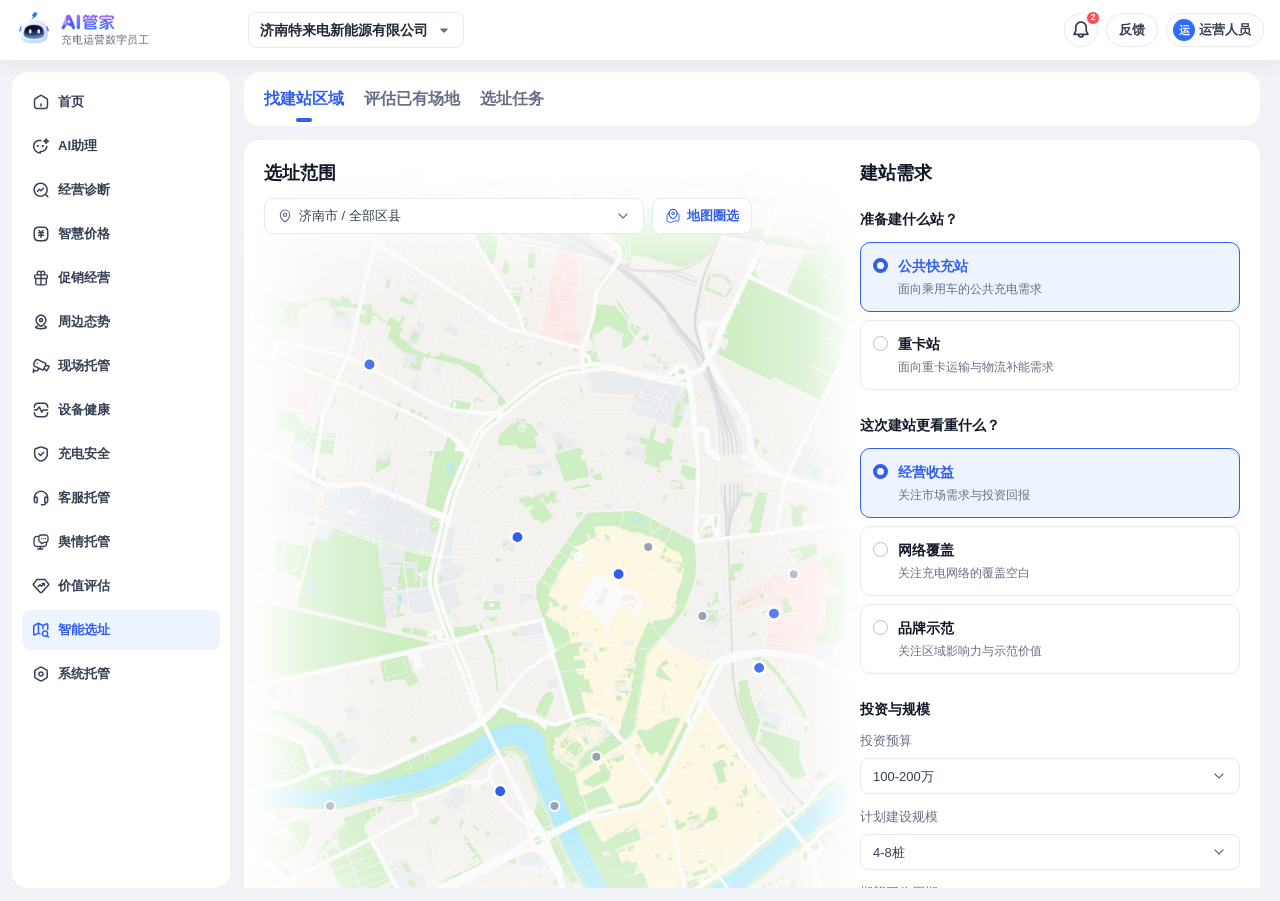
<file: 智能选址/智能选址.html>
<!doctype html>
<html lang="zh-CN">
  <head>
    <meta charset="utf-8">
    <meta name="viewport" content="width=device-width, initial-scale=1">
    <meta name="color-scheme" content="light">
    <title>智能选址 — AI 管家</title>
    <link rel="icon" href="data:,">
    <link rel="stylesheet" href="./style.css?v=20261104-export-scroll">
    <script src="./assets/vendor/echarts.min.js" defer></script>
    <script src="./app.js?v=20261104-export-scroll" defer></script>
  </head>
  <body>
    <div class="app-shell">
      <header class="topbar" aria-label="AI 管家顶部导航">
        <div class="topbar__left">
          <div class="brand">
            <img class="brand__logo" src="./assets/ai-butler-logo@3x.png" width="133" height="36" alt="AI管家 · 充电运营数字员工" draggable="false">
          </div>
          <div class="organization">
            <span>济南特来电新能源有限公司</span>
            <img class="icon icon--16" src="./assets/switch-app.svg" width="16" height="16" alt="" draggable="false">
          </div>
        </div>
        <div class="topbar__right">
          <div class="notification" aria-label="消息，2 条未读">
            <img class="icon icon--22" src="./assets/notification.svg" width="22" height="22" alt="" draggable="false">
            <span class="notification__badge" aria-hidden="true">2</span>
          </div>
          <span class="feedback">反馈</span>
          <div class="user">
            <span class="user__avatar" aria-hidden="true">运</span>
            <span>运营人员</span>
          </div>
        </div>
      </header>

      <div class="workspace">
        <aside class="sidebar">
          <nav aria-label="功能导航">
            <!-- 本阶段仅展示导航外观，不提供点击、悬浮或键盘交互。 -->
            <ul class="nav-list">
              <li class="nav-item"><img class="icon icon--18" src="./assets/nav-home.svg" width="18" height="18" alt="" draggable="false"><span>首页</span></li>
              <li class="nav-item"><img class="icon icon--18" src="./assets/nav-ai-assistant.svg" width="18" height="18" alt="" draggable="false"><span>AI助理</span></li>
              <li class="nav-item"><img class="icon icon--18" src="./assets/nav-diagnosis.svg" width="18" height="18" alt="" draggable="false"><span>经营诊断</span></li>
              <li class="nav-item"><img class="icon icon--18" src="./assets/nav-price.svg" width="18" height="18" alt="" draggable="false"><span>智慧价格</span></li>
              <li class="nav-item"><img class="icon icon--18" src="./assets/nav-promotion.svg" width="18" height="18" alt="" draggable="false"><span>促销经营</span></li>
              <li class="nav-item"><img class="icon icon--18" src="./assets/nav-surroundings.svg" width="18" height="18" alt="" draggable="false"><span>周边态势</span></li>
              <li class="nav-item"><img class="icon icon--18" src="./assets/nav-site.svg" width="18" height="18" alt="" draggable="false"><span>现场托管</span></li>
              <li class="nav-item"><img class="icon icon--18" src="./assets/nav-equipment.svg" width="18" height="18" alt="" draggable="false"><span>设备健康</span></li>
              <li class="nav-item"><img class="icon icon--18" src="./assets/nav-safety.svg" width="18" height="18" alt="" draggable="false"><span>充电安全</span></li>
              <li class="nav-item"><img class="icon icon--18" src="./assets/nav-customer-service.svg" width="18" height="18" alt="" draggable="false"><span>客服托管</span></li>
              <li class="nav-item"><img class="icon icon--18" src="./assets/nav-public-opinion.svg" width="18" height="18" alt="" draggable="false"><span>舆情托管</span></li>
              <li class="nav-item"><img class="icon icon--18" src="./assets/nav-value.svg" width="18" height="18" alt="" draggable="false"><span>价值评估</span></li>
              <li class="nav-item nav-item--selected" aria-current="page"><img class="icon icon--18" src="./assets/nav-site-selection.svg" width="18" height="18" alt=""><span>智能选址</span></li>
              <li class="nav-item"><img class="icon icon--18" src="./assets/nav-system.svg" width="18" height="18" alt="" draggable="false"><span>系统托管</span></li>
            </ul>
          </nav>
        </aside>

<main class="content" aria-label="智能选址"><nav class="page-tabs" aria-label="智能选址工作区"><button class="ptab on" data-htab="explore" aria-selected="true" type="button">找建站区域</button><button class="ptab" data-htab="assess" aria-selected="false" type="button">评估已有场地</button><button class="ptab" data-htab="tasks" aria-selected="false" type="button">选址任务</button><span class="nav-helper">从区域机会，到场地决策</span></nav>    <!-- ========== 屏1：新建选址任务首页（R10：双入口大卡 → 页级双 Tab） ========== -->
    <section class="view active" id="view-home">
      <!-- R10：原双入口大卡与页头标题合并为页级双 Tab（开始范围选址 / 评估意向场地） -->
      <!-- Tab 1 · 开始范围选址：新建选址任务表单 + 范围预览地图（原配置页内容，标题条已去除） -->
      <div class="ptab-panel on permanent-split unified-selection" id="panel-explore" role="tabpanel" aria-labelledby="ptabExplore"><div class="exp-grid" id="expGrid"><div class="range-map-panel"><div class="card map-card selection-map"><div class="mapbox"><div class="map-scope-bar" id="rangeMethod"><div class="map-scope-heading"><button class="result-task-back" id="resultTaskBack" type="button" hidden><svg viewBox="0 0 24 24" fill="none" stroke="currentColor" stroke-width="1.8" stroke-linecap="round" stroke-linejoin="round" aria-hidden="true"><path d="m14 6-6 6 6 6"/></svg>返回</button><h3 id="mapScopeTitle">选址范围</h3><span id="mapScopeStatus">按行政区查找</span><button class="btn sm result-edit" id="resultEditConditions" type="button" hidden>修改条件</button></div><div class="result-conditions" hidden><div id="resultDemandSummary" class="result-demand-tags" aria-label="已选建站需求"></div></div><div class="map-scope-actions">
              <div class="geo-sel" id="geoSel">
                <button class="geo-trigger" id="geoTrigger" type="button" aria-haspopup="listbox" aria-expanded="false">
                  <img class="ui-icon" src="./assets/control-5c067deca0.svg" alt="">
                  <span class="txt" id="geoTriggerTxt">济南市 / 全部区县</span>
                  <img class="ui-icon" src="./assets/control-7a928ef041.svg" alt="">
                </button>
                <button class="scope-reset" id="resetRangeScope" type="button" aria-label="清除自定义范围，恢复行政区选择" title="清除自定义范围" hidden><img class="ui-icon" src="./assets/control-3550bc75bd.svg" alt=""></button>
                <div class="geo-panel" id="geoPanel" role="dialog" aria-label="选择省 / 市 / 区县">
                  <div class="geo-col">
                    <div class="geo-col-t">省份</div>
                    <div class="geo-opts" id="geoProv"></div>
                  </div>
                  <div class="geo-col">
                    <div class="geo-col-t">城市</div>
                    <div class="geo-opts" id="geoCity"></div>
                  </div>
                  <div class="geo-col wide">
                    <div class="geo-col-t">区县 <span>单选 · 可选全部</span></div>
                    <div class="geo-opts" id="geoDist"></div>
                  </div>
                </div>
              </div>

          <button class="btn scope-draw-button" id="chipCustom" type="button"><span class="ui-icon icon-map-pick" aria-hidden="true"></span><span>地图圈选</span></button></div><span class="draw-toolbar" id="cfgDrawTools" style="display:none">
              <span class="hd-note">按住拖动画出圆形范围 · 重画将替换现有圈</span>
              <button class="btn sm" id="cfgDrawExit">退出绘制</button>
            </span></div>
                    <svg id="cityMap" class="map-state-bridge" viewBox="0 0 1040 720" aria-hidden="true"><g id="lyPlatform"></g><g id="lyRival"></g><g id="lyRegions" class="g-off"></g><g id="lyHeat" class="g-off"></g><g id="lyPrice" class="g-off"></g></svg><div id="site-geo-map" class="geo-map" role="img" aria-label="选址地图"></div>
                    <!-- R4：自定义范围分析 loading 遮罩（三阶段过渡） -->
                    <div class="map-loading" id="mapLoading"><span class="spin"></span><span id="mapLoadingTxt">正在分析自定义范围…</span></div>
            <!-- R11：图例/图层开关浮于地图左下角（不单开模块）；绘制工具条浮于右上角 -->
            <div class="map-legend" id="mapLegend">
              <button class="lyr on" data-layer="lyPlatform"><i style="background:#5b8bff"></i>平台站</button>
              <button class="lyr on" data-layer="lyRival"><i style="background:#8b96ad"></i>友商站</button>
              <button class="lyr" style="display:none" data-layer="lyRegions" id="lyrRegions"><i style="background:#315EEF"></i>推荐区域 5</button>
              <button class="lyr" style="display:none" data-layer="lyHeat"><i style="background:rgba(255,122,26,.7)"></i>需求热力</button>
              <button class="lyr" style="display:none" data-layer="lyPrice"><i style="background:rgba(91,139,255,.7)"></i>价格热力</button>
            </div>



          </div></div></div></div><div class="card" id="expResultCard" style="display:none">

                    <div class="card-head"><h3>推荐区域</h3><span class="hd-note">按综合评分排序</span>
                      <button class="btn sm" id="btnExportAll" style="margin-left:auto">
                        <img class="ui-icon" src="./assets/control-662ebc5124.svg" alt="">导出全部报告
                      </button>
                    </div>
                    <div class="rgn-list" id="rgnList"></div>
                  </div><div class="card config-card demand-panel" id="cfgCard">
        <div class="card-head demand-heading"><div><h3>建站需求</h3><p>确定范围后，设置建站需求</p></div><button class="cfg-fold" id="cfgFold" type="button" aria-expanded="true" aria-controls="cfgForm"><span id="cfgFoldTxt">收起需求</span><img class="ui-icon" src="./assets/control-c285e115b8.svg" alt=""></button></div>
        <div class="analysis-summary" id="analysisSummary" hidden></div>
        <div class="cfg-form" id="cfgForm">
          <fieldset class="demand-section"><legend>准备建什么站？</legend>
            <div class="choice-cards" id="cfgType">
              <label class="choice-card"><input type="radio" name="stationKind" value="public" checked><span><strong>公共快充站</strong><small>面向乘用车的公共充电需求</small></span></label>
              <label class="choice-card"><input type="radio" name="stationKind" value="truck"><span><strong>重卡站</strong><small>面向重卡运输与物流补能需求</small></span></label>
            </div>
            <div id="truckOptions" class="truck-options" hidden><span class="demand-label">重卡选址方式</span><div id="truckMethod" class="radio-inline"><label class="area-method-tip" tabindex="0" aria-describedby="areaMethodTip"><input type="radio" name="truckMethod" value="重卡站(区域选址)" checked>区域选址<span class="route-tooltip" id="areaMethodTip" role="tooltip">在指定区域内寻找适合重卡补能的位置</span></label><label class="route-unavailable" tabindex="0" aria-disabled="true" aria-describedby="routeUnavailableTip"><input type="radio" name="truckMethod" value="重卡站(路线选址)" disabled>路线选址<span class="route-tooltip" id="routeUnavailableTip" role="tooltip">路线选址暂未开放，请使用区域选址。</span></label></div></div>
          </fieldset>
          <fieldset class="demand-section"><legend>这次建站更看重什么？</legend><div class="choice-cards" id="cfgGoal">
            <label class="choice-card"><input type="radio" name="rangeGoal" value="rev" checked><span><strong>经营收益</strong><small>关注市场需求与投资回报</small></span></label>
            <label class="choice-card"><input type="radio" name="rangeGoal" value="cov"><span><strong>网络覆盖</strong><small>关注充电网络的覆盖空白</small></span></label>
            <label class="choice-card"><input type="radio" name="rangeGoal" value="brand"><span><strong>品牌示范</strong><small>关注区域影响力与示范价值</small></span></label>
          </div></fieldset>
          <fieldset class="demand-section investment-options" id="investmentOptions"><legend>投资与规模</legend><div class="investment-fields">
            <div class="field"><label for="cfgBudget">投资预算</label><select class="sel" id="cfgBudget"><option value="≤100万">≤100万</option><option value="100-200万" selected>100-200万</option><option value="200-300万">200-300万</option><option value="≥300万">≥300万</option><option value="不限">不限</option></select></div>
            <div class="field"><label for="cfgScale">计划建设规模</label><select class="sel" id="cfgScale"></select></div>
            <div class="field"><label for="cfgPayback">期望回收周期</label><select class="sel" id="cfgPayback"><option value="3-4 年">3-4 年</option><option value="4-5 年" selected>4-5 年</option><option value="5-8 年">5-8 年</option><option value="不限">不限</option></select></div>
          </div></fieldset>
        </div>
        <div class="config-actions"><button class="btn btn-orange" id="btnStart"><img class="ui-icon" id="btnStartIco" src="./assets/control-15a9430f21.svg" alt=""><span id="btnStartTxt">查找推荐区域</span></button></div>
      </div>
      </div><!-- /#panel-explore -->

      <!-- Tab 2 · 评估意向场地（R10：进来直接配置场地条件，填完即评；候选库收在下方作快捷入口） -->
      <div class="ptab-panel" id="panel-assess" role="tabpanel" aria-labelledby="ptabAssess">
        <div class="card config-card" id="assessCfgCard">
          <div class="card-head" style="border-bottom:0">
            <h3>场地评估配置</h3>

          </div>
          <div class="cfg-form">
            <div class="field third">
              <label>场地位置</label>
              <div class="loc-box" id="asLocBar">
                <img class="ui-icon" src="./assets/control-5dcc1805f9.svg" alt="">
                <input class="ipt" id="asAddrSearch" placeholder="搜索地点名称或点击地图选点" autocomplete="off">
                <button class="clear" id="asLocClear" type="button" style="display:none" aria-label="清空场地位置" title="清空"><svg viewBox="0 0 16 16" aria-hidden="true"><path d="m4 4 8 8M12 4l-8 8" fill="none" stroke="currentColor" stroke-width="1.5" stroke-linecap="round"/></svg></button>
                <div class="loc-sugg" id="asSugg"></div>
              </div>
            </div>
            <fieldset class="demand-section assess-choice-field"><legend>准备建什么站？</legend><div class="choice-cards" id="asType">
              <label class="choice-card"><input type="radio" name="assessStationKind" value="公共快充站" checked><span><strong>公共快充站</strong><small>面向乘用车的公共充电需求</small></span></label>
              <label class="choice-card"><input type="radio" name="assessStationKind" value="重卡站"><span><strong>重卡站</strong><small>面向重卡运输与物流补能需求</small></span></label>
            </div></fieldset>
            <fieldset class="demand-section assess-choice-field"><legend>这次建站更看重什么？</legend><div class="choice-cards" id="asGoal">
            <label class="choice-card"><input type="radio" name="assessBuildGoal" value="rev" checked><span><strong>经营收益</strong><small>关注市场需求与投资回报</small></span></label>
            <label class="choice-card"><input type="radio" name="assessBuildGoal" value="cov"><span><strong>网络覆盖</strong><small>关注充电网络的覆盖空白</small></span></label>
            <label class="choice-card"><input type="radio" name="assessBuildGoal" value="brand"><span><strong>品牌示范</strong><small>关注区域影响力与示范价值</small></span></label>
          </div></fieldset>
          <fieldset class="demand-section investment-options" id="assessInvestmentOptions"><legend>投资与规模</legend><div class="investment-fields">
            <div class="field third">
              <label>场地面积 <span>㎡</span></label>
              <input class="ipt" id="asArea" type="number" min="30" step="1" placeholder="如：350（约 12 个桩位）">
              <div class="area-tip" id="asAreaTip"></div>
            </div>
            <div class="field third">
              <label>年租金 <span>万元 / 年</span></label>
              <input class="ipt" id="asRent" type="number" min="0" step="0.1" placeholder="如：12">
            </div>
            <div class="field third">
              <label>投资预算</label>
              <select class="sel" id="asBudget">
                <option value="≤100万">≤100万</option>
                <option value="100-200万" selected>100-200万</option>
                <option value="200-300万">200-300万</option>
                <option value="≥300万">≥300万</option>
                <option value="不限">不限</option>
              </select>
            </div>
          </div></fieldset>
            </div>
        <div class="config-actions"><button class="btn btn-green" id="btnAssessStart">
              <span class="ui-icon icon-assessment" aria-hidden="true"></span>
              开始可行性评估
            </button></div>
        </div>

        <!-- 候选场地库地图（R10：卡片网格改地图点位，兼作「地图选点」画布；R11：标题条/搜索框移除） -->
        <div class="card cfg-map selection-map">
          <div class="mapbox"><svg id="asMap" class="map-state-bridge" viewBox="0 0 1040 720" aria-hidden="true"></svg><div id="assess-geo-map" class="geo-map" role="img" aria-label="场地位置地图"></div></div>
        </div>
      </div>
    </section>

    <!-- ========== 屏1.5：选址任务列表 ========== -->
    <section class="view" id="view-tasks">
      <div class="card task-list-card">
        <div class="task-list-toolbar">
          <button class="btn btn-orange" data-go="config" type="button">
            <img class="ui-icon" src="./assets/control-87d6e742b6.svg" alt="">新建选址任务
          </button>
        </div>
        <div class="task-table-container">
        <table class="tbl">
          <thead><tr><th>任务名称</th><th>建站目标</th><th>寻址范围</th><th>类型 · 规模</th><th class="r">推荐区域</th><th>状态</th><th>创建时间</th><th>操作</th></tr></thead>
          <tbody id="taskListBody"></tbody>
        </table>
        </div>
      </div>
    </section>

    <!-- ========== 屏2：意向场地评估（R10：选场地步骤已并入首页 Tab2，本屏为研判与结论报告） ========== -->
    <section class="view" id="view-assess">
      <div class="card region-report-header">
        <button class="result-task-back" data-go="home" type="button" title="返回评估结果" aria-label="返回评估结果"><svg viewBox="0 0 24 24" fill="none" stroke="currentColor" stroke-width="1.8" stroke-linecap="round" stroke-linejoin="round" aria-hidden="true"><path d="m14 6-6 6 6 6"/></svg>返回</button>
        <h1>场地评估报告</h1>
        <button class="btn sm" id="btnExport"><img class="ui-icon" src="./assets/control-662ebc5124.svg" alt="">导出报告</button>
      </div>
      <aside class="card" id="assessHeadCard">
        <h3 class="region-candidates-title">评估场地</h3>
        <div class="rd-tabs" id="assessReportContext"></div>
        <p class="report-context-meta" id="assessEntity">请选择意向场地</p>
      </aside>
      <nav class="card rp-anchor region-report-nav" id="rpAnchor" aria-label="场地报告目录" hidden><ol class="lifecycle-list"><li class="lifecycle-step lifecycle-step--active"><a class="lifecycle-link" href="#secConcl"><span class="lifecycle-step__number">01</span><span class="lifecycle-step__title">评估摘要</span></a></li><li class="lifecycle-step"><a class="lifecycle-link" href="#secBasis"><span class="lifecycle-step__number">02</span><span class="lifecycle-step__title">评分依据</span></a></li><li class="lifecycle-step"><a class="lifecycle-link" href="#secComp"><span class="lifecycle-step__number">03</span><span class="lifecycle-step__title">竞争格局</span></a></li><li class="lifecycle-step"><a class="lifecycle-link" href="#secTruck"><span class="lifecycle-step__number">04</span><span class="lifecycle-step__title">车流分析</span></a></li><li class="lifecycle-step"><a class="lifecycle-link" href="#secGap"><span class="lifecycle-step__number">05</span><span class="lifecycle-step__title">供需缺口</span></a></li><li class="lifecycle-step"><a class="lifecycle-link" href="#secRisk"><span class="lifecycle-step__number">06</span><span class="lifecycle-step__title">条件研判</span></a></li><li class="lifecycle-step"><a class="lifecycle-link" href="#secInv"><span class="lifecycle-step__number">07</span><span class="lifecycle-step__title">投资测算</span></a></li><li class="lifecycle-step"><a class="lifecycle-link" href="#secFinal"><span class="lifecycle-step__number">08</span><span class="lifecycle-step__title">选址策略</span></a></li></ol></nav>

      <!-- 步骤2：研判与结论（融合报告页 · 全宽线性流） -->
      <div class="region-report-main" id="astep2">

        <!-- ① 评估摘要（与区域详情同构：五大数卡） -->
        <section class="card rp-sec" id="secConcl">
          <div class="rp-sec-head"><span class="rp-no">01</span><h3>评估摘要</h3></div>
          <div class="kpi-grid cols-5" id="astSumBox"></div>
        </section>

        <!-- 02 评分依据：五维雷达 + 指标表（与区域详情同构） -->
        <section class="card rp-sec" id="secBasis">
          <div class="rp-sec-head"><span class="rp-no">02</span><h3>评分依据</h3><span class="rp-note">五维雷达 · 满分 100</span></div>
          <div class="rp-score-wrap">
            <div class="rp-radar" id="astRadar"></div>
            <table class="rp-ct" id="astBasisTab"></table>
          </div>
        </section>

        <!-- R13：共享报告区块复用（与区域详情同一套组件，口径为场地周边 3 公里） -->
        <section class="card rp-sec" id="secComp">
          <div class="rp-sec-head"><span class="rp-no">03</span><h3>竞争格局</h3><span class="rp-note">评估口径：场地周边 3 公里</span></div>
          <p class="rp-text" id="astCompText"></p>
          <div class="kpi-grid" id="astPatMetrics" style="margin-bottom:12px"></div>
          <div class="rp-ch-box" style="margin-bottom:12px"><h6>运营商分布（Top 10） <span class="tag tag-tested"><i></i>实测</span></h6><div id="astChartOps"></div></div>
          <div class="rp-ch-grid">
            <div class="rp-ch-box"><h6>服务费价格分布 <span class="tag tag-tested"><i></i>实测</span></h6><div class="chart-wrap" id="astChartPrice"></div></div>
            <div class="rp-ch-box"><h6>运营商规模分布 <span class="tag tag-tested"><i></i>实测</span></h6><div class="chart-wrap" id="astChartScale"></div></div>
          </div>
        </section>

        <section class="card rp-sec" id="secTruck">
          <div class="rp-sec-head"><span class="rp-no">04</span><h3>车流分析</h3><span class="rp-note">基于场地周边 3 公里范围内地图地理车流大数据</span></div>
          <div id="astTruck"></div>
        </section>

        <section class="card rp-sec" id="secGap">
          <div class="rp-sec-head"><span class="rp-no">05</span><h3>供需缺口</h3></div>
          <p class="rp-text" id="astGapText"></p>
          <div class="rp-ch-grid">
            <div class="rp-ch-box"><h6>高峰时段分布 <span class="tag tag-model"><i></i>模型估算</span></h6><div class="chart-wrap" id="astChartGap"></div></div>
            <div class="rp-ch-box"><h6>客群结构 <span class="tag tag-model"><i></i>模型估算</span></h6><div class="chart-wrap" id="astChartCust"></div></div>
          </div>
        </section>

        <!-- 06 条件研判（与区域详情同构：三态清单） -->
        <section class="card rp-sec" id="secRisk">
          <div class="rp-sec-head"><span class="rp-no">06</span><h3>条件研判</h3><span class="rp-note">各项硬条件以现场核实与补充材料为准</span></div>
          <div class="cond-list" id="astCondList"></div>
        </section>

        <section class="card rp-sec" id="secInv">
          <div class="rp-sec-head"><span class="rp-no">07</span><h3>投资测算</h3><span class="rp-note">静态模型 · 参数来自场地评估配置</span></div>
          <div class="inv-grid" id="astInvGrid"></div>
          <div class="rp-ch-grid" style="margin-top:14px">
            <div class="rp-ch-box"><h6>投资成本估算 <span class="tag tag-model"><i></i>模型估算</span></h6><div id="astInvCapexTab"></div></div>
            <div class="rp-ch-box"><h6>年度运营成本估算 <span class="tag tag-model"><i></i>模型估算</span></h6><div id="astInvOpexTab"></div></div>
          </div>
          <div class="inv-foot"><span>金额「待补充」的分项以场地实际报价为准，补充后测算将自动更新。</span></div>
        </section>

        <!-- 08 选址策略与下一步建议（与区域详情同构：评分 + 等级说明 + 推荐理由与风险提示） -->
        <section class="card rp-sec" id="secFinal">
          <div class="rp-sec-head"><span class="rp-no">08</span><h3>选址策略与下一步建议</h3></div>
          <div class="fin-adv" id="astFinAdv">
            <div class="score-hero">
              <div class="s-label">场地投资建议评分</div>
              <div class="s-num fa-score">0</div>
              <div class="s-grade fa-grade"></div>
              <p class="s-text fa-text"></p>
            </div>
            <div class="blk-title"><span class="pin">✦</span>投资建议等级说明</div>
            <table class="rp-ct fa-grades"></table>
            <div class="rp-why-grid">
              <div class="rp-why"><h6><span class="tag tag-tested"><i></i>核心优势</span></h6><div id="astWhyList"></div></div>
              <div class="rp-why risk"><h6><span class="tag tag-warn"><i></i>风险提示</span></h6><div id="astRiskList"></div></div>
            </div>
          </div>
        </section>

      </div>
    </section>

    <!-- ========== 屏5：区域详情页（R11：返回键回首页范围选址） ========== -->
    <section class="view" id="view-region">        <div class="card region-report-header"><button class="result-task-back" data-go="config" type="button" title="返回选址"><svg viewBox="0 0 24 24" fill="none" stroke="currentColor" stroke-width="1.8" stroke-linecap="round" stroke-linejoin="round" aria-hidden="true"><path d="m14 6-6 6 6 6"/></svg>返回</button><h1>区域推荐报告</h1><button class="btn sm" id="btnRdExport"><img class="ui-icon" src="./assets/control-662ebc5124.svg" alt="">导出报告</button></div>
      <!-- R7：顶部长条 + 下方信息块真合并；本屏唯一主标题 = 长条 h1 -->
      <aside class="card page-head-card sep" id="rdHeadCard">

        <h3 class="region-candidates-title">推荐区域</h3><div class="rd-tabs" id="rdTabs" aria-label="切换候选点"></div>
      </aside>

      <!-- R11：详情页按《智能选址·区域推荐报告 V3》十段结构重构 -->
      <section class="card rp-sec">
        <div class="rp-sec-head"><span class="rp-no">01</span><h3>评估摘要</h3></div>
        <div class="kpi-grid cols-5" id="rdSumBox"></div>
      </section>

      <section class="card rp-sec">
        <div class="rp-sec-head"><span class="rp-no">02</span><h3>评分依据</h3></div>
        <div class="rp-score-wrap">
          <div class="rp-radar" id="rdRadar"></div>
          <table class="rp-ct" id="rdChainTab"></table>
        </div>
      </section>

      <section class="card rp-sec">
        <div class="rp-sec-head"><span class="rp-no">03</span><h3>竞争格局</h3></div>
        <p class="rp-text" id="rdCompText"></p>
        <div class="kpi-grid" id="rdPatMetrics" style="margin-bottom:12px"></div>
        <div class="rp-ch-box" style="margin-bottom:12px"><h6>运营商分布（Top 10） <span class="tag tag-tested"><i></i>实测</span></h6><div id="chartOps"></div></div>
        <div class="rp-ch-grid">
          <div class="rp-ch-box"><h6>服务费价格分布 <span class="tag tag-tested"><i></i>实测</span></h6><div class="chart-wrap" id="chartPrice"></div></div>
          <div class="rp-ch-box"><h6>运营商规模分布 <span class="tag tag-tested"><i></i>实测</span></h6><div class="chart-wrap" id="chartScale"></div></div>
        </div>
      </section>

      <!-- R12：车流分析（共享区块，markup 由 truckFlowHTML() 生成，挂载点 truckFlowR） -->
      <section class="card rp-sec">
        <div class="rp-sec-head"><span class="rp-no">04</span><h3>车流分析</h3><span class="rp-note">基于目标位置 3 公里范围内地图地理车流大数据</span></div>
        <div id="truckFlowR"></div>
      </section>

      <section class="card rp-sec">
        <div class="rp-sec-head"><span class="rp-no">05</span><h3>供需缺口</h3></div>
        <p class="rp-text" id="rdGapText"></p>
        <div class="rp-ch-grid">
          <div class="rp-ch-box"><h6>高峰时段分布 <span class="tag tag-model"><i></i>模型估算</span></h6><div class="chart-wrap" id="chartGap"></div></div>
          <div class="rp-ch-box"><h6>客群结构 <span class="tag tag-model"><i></i>模型估算</span></h6><div class="chart-wrap" id="chartCust"></div></div>
        </div>
      </section>

      <section class="card rp-sec">
        <div class="rp-sec-head"><span class="rp-no">06</span><h3>条件研判</h3><span class="rp-note">系统仅分析到区域级，具体电站位置与硬条件以现场核实为准</span></div>
        <div class="cond-list" id="condList"></div>
      </section>

      <section class="card rp-sec">
        <div class="rp-sec-head"><span class="rp-no">07</span><h3>投资测算</h3><span class="rp-note">静态模型 · 参数可编辑</span></div>
        <div class="inv-grid" id="invGrid"></div>
        <div class="rp-ch-grid" style="margin-top:14px">
          <div class="rp-ch-box"><h6>投资成本估算 <span class="tag tag-model"><i></i>模型估算</span></h6><div id="invCapexTab"></div></div>
          <div class="rp-ch-box"><h6>年度运营成本估算 <span class="tag tag-model"><i></i>模型估算</span></h6><div id="invOpexTab"></div></div>
        </div>
        <div class="inv-foot">
          <span>金额「待补充」的分项在编辑建站方案中填写后自动重算（未填按 0 参与测算）。</span>
          <button class="btn btn-primary sm" id="btnEditPlan" style="margin-left:auto">
            <img class="ui-icon" src="./assets/control-79a885d5bf.svg" alt="">
            编辑建站方案
          </button>
        </div>
      </section>

      <section class="card rp-sec">
        <div class="rp-sec-head"><span class="rp-no">08</span><h3>选址策略与下一步建议</h3></div>
        <div class="fin-adv" id="finAdvR">
          <div class="score-hero">
            <div class="s-label">综合投资建议评分</div>
            <div class="s-num fa-score">0</div>
            <div class="s-grade fa-grade"></div>
            <p class="s-text fa-text"></p>
          </div>
          <div class="blk-title"><span class="pin">✦</span>投资建议等级说明</div>
          <table class="rp-ct fa-grades"></table>
          <div class="rp-why-grid">
            <div class="rp-why"><h6><span class="tag tag-tested"><i></i>核心优势</span></h6><div id="rdWhyList"></div></div>
            <div class="rp-why risk"><h6><span class="tag tag-warn"><i></i>风险提示</span></h6><div id="rdRiskList"></div></div>
          </div>
        </div>
      </section>

      <section class="card rp-sec">
        <div class="rp-sec-head"><span class="rp-no">09</span><h3>推荐区域对比</h3></div>
        <table class="rp-ct rp-cmp" id="rdCmpTab"></table>
      </section>
    </section>

</main></div></div><!-- toast 容器（读屏播报） -->
<div id="toastBox" aria-live="polite" aria-atomic="false"></div>
<!-- V3：推荐区域选中播报（读屏） -->
<p id="rgnAnnounce" class="sr-only" role="status" aria-live="polite"></p>

<!-- V3 P1：删除确认（E-3 降级：范围删除前说明将同时移除 N 个推荐区域） -->
<div class="modal-mask" id="confirmModal" role="presentation">
  <div class="modal modal-sm" role="alertdialog" aria-modal="true" aria-labelledby="confirmTitle" aria-describedby="confirmDesc">
    <h4 id="confirmTitle">删除自定义范围</h4>
    <p class="m-sub" id="confirmDesc"></p>
    <div class="modal-btns">
      <button class="btn" id="confirmNo">取消</button>
      <button class="btn btn-primary" id="confirmYes">确认删除</button>
    </div>
  </div>
</div>

<!-- 编辑建站方案弹窗 -->
<div class="modal-mask" id="planModal" role="presentation">
  <div class="modal" role="dialog" aria-modal="true" aria-labelledby="planModalTitle" aria-describedby="planModalDesc">
    <h4 id="planModalTitle">编辑建站方案
      <button class="modal-close" id="planClose" aria-label="关闭"><img class="ui-icon" src="./assets/control-3550bc75bd.svg" alt=""></button>
    </h4>
    <div class="m-sub" id="planModalDesc">固定项由系统按容量／桩数／比例估算；金额「待补充」的科目请按实际填写（留空按 0 测算），修改后点击「重新测算」</div>
    <div class="m-grid" style="max-height:56vh;overflow:auto;padding-right:4px">
      <div class="field"><label for="pN">终端数 <span>台</span></label><input class="ipt num" id="pN" type="number" min="2" max="32" step="1"></div>
      <div class="field"><label for="pP">单桩功率 <span>kW</span></label><input class="ipt num" id="pP" type="number" min="30" max="600" step="10"></div>
      <div class="field"><label for="pFee">充电服务费 <span>元/kWh</span></label><input class="ipt num" id="pFee" type="number" min="0.1" max="1" step="0.01"></div>
      <div class="field"><label for="pCoef">电量校准系数 <span>0.5-1.5</span></label><input class="ipt num" id="pCoef" type="number" min="0.5" max="1.5" step="0.05"></div>
      <div class="field"><label for="pDeposit">场地一次性投入（押金）<span>万元</span></label><input class="ipt num" id="pDeposit" type="number" min="0" max="40" step="0.5"></div>
      <div class="field"><label for="pUnit">单桩设备成本 <span>万元</span></label><input class="ipt num" id="pUnit" type="number" min="5" max="40" step="0.5"></div>
      <div class="field"><label for="pCivil">土建工程费 <span>万元</span></label><input class="ipt num" id="pCivil" type="number" min="0" max="80" step="1"></div>
      <div class="field"><label for="pOther">智能化配套 <span>万元</span></label><input class="ipt num" id="pOther" type="number" min="0" max="40" step="1"></div>
      <div class="field"><label for="pRent">场地年租金 <span>万元/年</span></label><input class="ipt num" id="pRent" type="number" min="0" max="60" step="0.5"></div>
      <div class="field"><label for="pLabor">人工＆保洁费 <span>万元/年</span></label><input class="ipt num" id="pLabor" type="number" min="0" max="20" step="0.2"></div>
    </div>
    <div class="modal-btns">
      <button class="btn" id="planCancel">取消</button>
      <button class="btn btn-primary" id="planCalc">
        <img class="ui-icon" src="./assets/control-42e6e04328.svg" alt="">
        重新测算
      </button>
    </div>
  </div>
</div>

</body></html>
</file>
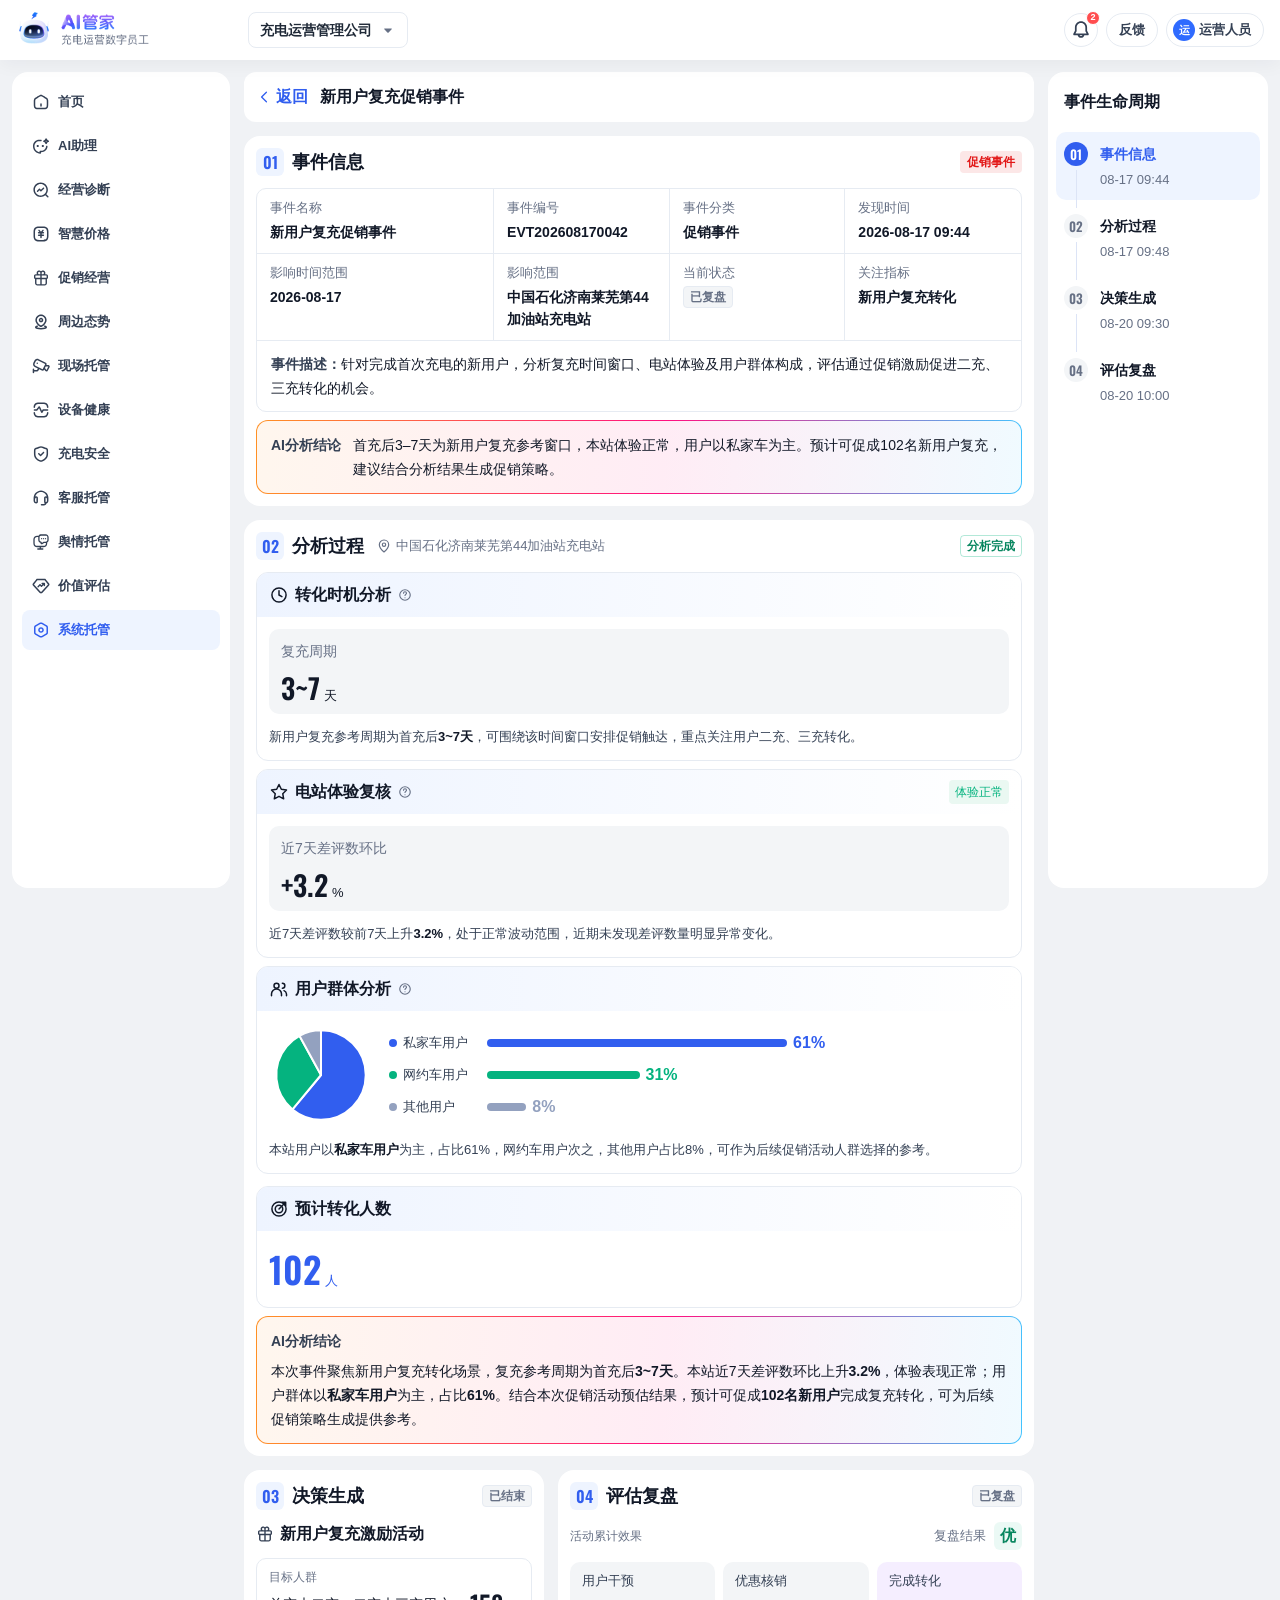
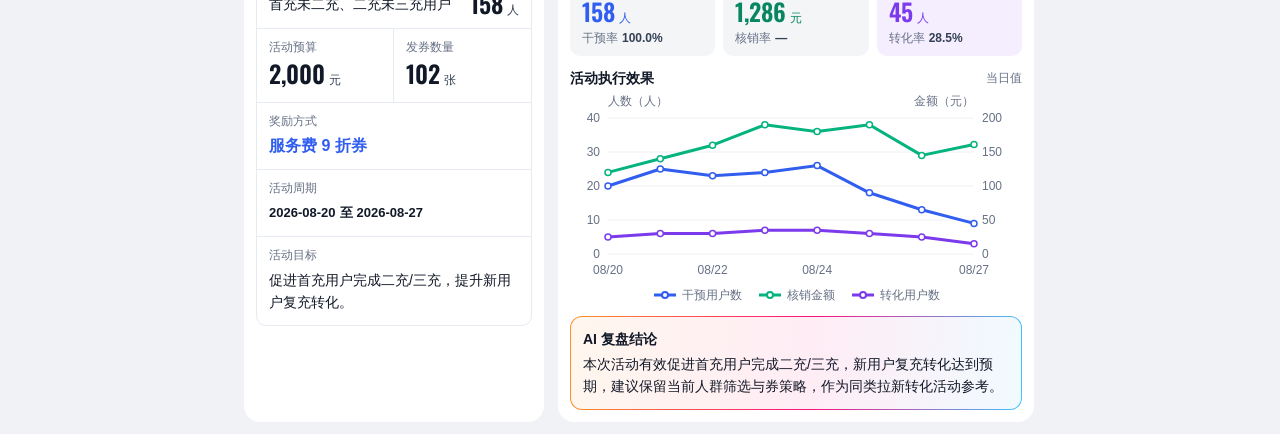
<file: 事件详情/促销事件/促销事件.html>
<!doctype html>
<html lang="zh-CN">
  <head>
    <meta charset="utf-8">
    <meta name="viewport" content="width=device-width, initial-scale=1">
    <meta name="color-scheme" content="light">
    <title>促销事件 — AI 管家事件详情</title>
    <link rel="icon" href="data:,">
    <link rel="preload" href="./assets/fonts/Oswald-SemiBold.woff2" as="font" type="font/woff2" crossorigin>
    <link rel="stylesheet" href="./style.css?v=20261117-promotion-audience-emphasis">
    <script src="./assets/vendor/echarts.min.js" defer></script>
    <script src="./app.js?v=20261117-promotion-audience-emphasis" defer></script>
  </head>
  <body>
    <div class="app-shell">
      <header class="topbar" aria-label="AI 管家顶部导航">
        <div class="topbar__left">
          <div class="brand">
            <img class="brand__logo" src="./assets/ai-butler-logo@3x.png" width="133" height="36" alt="AI管家 · 充电运营数字员工" draggable="false">
          </div>
          <div class="organization">
            <span>充电运营管理公司</span>
            <img class="icon icon--16" src="./assets/switch-app.svg" width="16" height="16" alt="" draggable="false">
          </div>
        </div>
        <div class="topbar__right">
          <div class="notification" aria-label="消息，2 条未读">
            <img class="icon icon--22" src="./assets/notification.svg" width="22" height="22" alt="" draggable="false">
            <span class="notification__badge" aria-hidden="true">2</span>
          </div>
          <span class="feedback">反馈</span>
          <div class="user">
            <span class="user__avatar" aria-hidden="true">运</span>
            <span>运营人员</span>
          </div>
        </div>
      </header>

      <div class="workspace workspace--event-detail">
        <aside class="sidebar">
          <nav aria-label="功能导航">
            <!-- 本阶段仅展示导航外观，不提供点击、悬浮或键盘交互。 -->
            <ul class="nav-list">
              <li class="nav-item"><img class="icon icon--18" src="./assets/nav-home.svg" width="18" height="18" alt="" draggable="false"><span>首页</span></li>
              <li class="nav-item"><img class="icon icon--18" src="./assets/nav-ai-assistant.svg" width="18" height="18" alt="" draggable="false"><span>AI助理</span></li>
              <li class="nav-item"><img class="icon icon--18" src="./assets/nav-diagnosis.svg" width="18" height="18" alt="" draggable="false"><span>经营诊断</span></li>
              <li class="nav-item"><img class="icon icon--18" src="./assets/nav-price.svg" width="18" height="18" alt="" draggable="false"><span>智慧价格</span></li>
              <li class="nav-item"><img class="icon icon--18" src="./assets/nav-promotion.svg" width="18" height="18" alt="" draggable="false"><span>促销经营</span></li>
              <li class="nav-item"><img class="icon icon--18" src="./assets/nav-surroundings.svg" width="18" height="18" alt="" draggable="false"><span>周边态势</span></li>
              <li class="nav-item"><img class="icon icon--18" src="./assets/nav-site.svg" width="18" height="18" alt="" draggable="false"><span>现场托管</span></li>
              <li class="nav-item"><img class="icon icon--18" src="./assets/nav-equipment.svg" width="18" height="18" alt="" draggable="false"><span>设备健康</span></li>
              <li class="nav-item"><img class="icon icon--18" src="./assets/nav-safety.svg" width="18" height="18" alt="" draggable="false"><span>充电安全</span></li>
              <li class="nav-item"><img class="icon icon--18" src="./assets/nav-customer-service.svg" width="18" height="18" alt="" draggable="false"><span>客服托管</span></li>
              <li class="nav-item"><img class="icon icon--18" src="./assets/nav-public-opinion.svg" width="18" height="18" alt="" draggable="false"><span>舆情托管</span></li>
              <li class="nav-item"><img class="icon icon--18" src="./assets/nav-value.svg" width="18" height="18" alt="" draggable="false"><span>价值评估</span></li>
              <li class="nav-item nav-item--selected" aria-current="page"><img class="icon icon--18" src="./assets/nav-system-selected.svg" width="18" height="18" alt="" draggable="false"><span>系统托管</span></li>
            </ul>
          </nav>
        </aside>

        <main class="content" aria-labelledby="event-title">
          <div class="event-heading">
            <span class="back-label">
              <img class="icon icon--16" src="./assets/back.svg" width="16" height="16" alt="" draggable="false">
              <span>返回</span>
            </span>
            <h1 id="event-title">新用户复充促销事件</h1>
          </div>
          <div class="event-canvas">
            <div class="event-sections">
              <!-- 事件信息采用促销原型的单日经营风险示例；原型遗留的调价建议按促销场景修正。 -->
              <section class="event-card" id="event-information" tabindex="-1" aria-labelledby="information-title">
                <header class="event-card__heading">
                  <span class="section-number metric-number" aria-hidden="true">01</span>
                  <h2 id="information-title">事件信息</h2>
                  <span class="status-tag status-tag--risk">促销事件</span>
                </header>

                <div class="event-information__body">
                  <dl class="event-fields">
                    <div class="event-field event-field--name">
                      <dt>事件名称</dt>
                      <dd>新用户复充促销事件</dd>
                    </div>
                    <div class="event-field">
                      <dt>事件编号</dt>
                      <dd>EVT202608170042</dd>
                    </div>
                    <div class="event-field">
                      <dt>事件分类</dt>
                      <dd>促销事件</dd>
                    </div>
                    <div class="event-field">
                      <dt>发现时间</dt>
                      <dd><time datetime="2026-08-17T09:44">2026-08-17 09:44</time></dd>
                    </div>
                    <div class="event-field event-field--period">
                      <dt>影响时间范围</dt>
                      <dd class="event-field__period"><time datetime="2026-08-17">2026-08-17</time></dd>
                    </div>
                    <div class="event-field">
                      <dt>影响范围</dt>
                      <dd>中国石化济南莱芜第44加油站充电站</dd>
                    </div>
                    <div class="event-field">
                      <dt>当前状态</dt>
                      <dd><span class="status-tag status-tag--neutral" id="event-current-status">已复盘</span></dd>
                    </div>
                    <div class="event-field">
                      <dt>关注指标</dt>
                      <dd>新用户复充转化</dd>
                    </div>
                    <div class="event-field event-field--description">
                      <dt>事件描述</dt><dd>针对完成首次充电的新用户，分析复充时间窗口、电站体验及用户群体构成，评估通过促销激励促进二充、三充转化的机会。</dd>
                    </div>
                  </dl>

                  <!-- PRD 3.2：分析完成后展示结论；保留经营风险场景，建议衔接原型的新用户复充活动。 -->
                  <section class="ai-conclusion event-information__conclusion" aria-labelledby="conclusion-title">
                    <h3 id="conclusion-title">AI分析结论</h3>
                    <p>首充后3–7天为新用户复充参考窗口，本站体验正常，用户以私家车为主。预计可促成102名新用户复充，建议结合分析结果生成促销策略。</p>
                  </section>
                </div>
              </section>
<section class="event-card analysis-card promotion-analysis" id="event-analysis" tabindex="-1" aria-labelledby="analysis-title">
 <header class="event-card__heading"><span class="section-number metric-number" aria-hidden="true">02</span><h2 id="analysis-title">分析过程</h2><span class="promotion-station"><svg viewBox="0 0 24 24" fill="none" stroke="currentColor" stroke-width="1.8" stroke-linecap="round" stroke-linejoin="round" aria-hidden="true"><path d="M19 10c0 5-7 11-7 11S5 15 5 10a7 7 0 1 1 14 0Z"/><circle cx="12" cy="10" r="2.5"/></svg><span>中国石化济南莱芜第44加油站充电站</span></span><span class="status-tag status-tag--executing">分析完成</span></header>
 <div class="promotion-analysis-workspace">
 <div class="promotion-analysis-grid">
<section class="analysis-block promotion-panel promotion-timing" aria-labelledby="promotion-timing-title">
   <header class="analysis-block__heading promotion-panel-heading"><svg class="promotion-icon" viewBox="0 0 24 24" fill="none" stroke="currentColor" stroke-width="1.8" stroke-linecap="round" stroke-linejoin="round" aria-hidden="true"><circle cx="12" cy="12" r="8.5"/><path d="M12 7v5l3.5 2"/></svg><h3 id="promotion-timing-title">转化时机分析</h3><button class="promotion-help" type="button" aria-label="转化时机分析说明" data-promotion-help="针对完成首次充电的用户，分析首次充电后的复充时间窗口，为活动触达时机及后续复充效果观察提供参考。"><svg viewBox="0 0 16 16" fill="none" stroke="currentColor" stroke-width="1.3" stroke-linecap="round" stroke-linejoin="round" aria-hidden="true"><circle cx="8" cy="8" r="6"/><path d="M6.3 6a1.7 1.7 0 0 1 3.4 0c0 1.2-1.7 1.3-1.7 2.6"/><circle cx="8" cy="11.2" r=".65" fill="currentColor" stroke="none"/></svg></button></header>
   
   <div class="promotion-keyline promotion-stat"><span class="promotion-label">复充周期</span><div class="promotion-value"><span class="metric-number" data-promotion="window">3–7</span><small>天</small></div></div>
   <div class="promotion-judgement"><h4>分析判断</h4><p>新用户复充参考周期为首充后<b>3~7天</b>，可围绕该时间窗口安排促销触达，重点关注用户二充、三充转化。</p></div>
  </section>
<section class="analysis-block promotion-panel" aria-labelledby="promotion-experience-title">
   <header class="analysis-block__heading promotion-panel-heading"><svg class="promotion-icon" viewBox="0 0 24 24" fill="none" stroke="currentColor" stroke-width="1.8" stroke-linecap="round" stroke-linejoin="round" aria-hidden="true"><path d="m12 3 2.8 5.7 6.2.9-4.5 4.4 1.1 6.2-5.6-3-5.6 3 1.1-6.2L3 9.6l6.2-.9Z"/></svg><h3 id="promotion-experience-title">电站体验复核</h3><button class="promotion-help" type="button" aria-label="电站体验复核说明" data-promotion-help="通过电站近期差评变化，判断当前充电体验是否存在明显异常。"><svg viewBox="0 0 16 16" fill="none" stroke="currentColor" stroke-width="1.3" stroke-linecap="round" stroke-linejoin="round" aria-hidden="true"><circle cx="8" cy="8" r="6"/><path d="M6.3 6a1.7 1.7 0 0 1 3.4 0c0 1.2-1.7 1.3-1.7 2.6"/><circle cx="8" cy="11.2" r=".65" fill="currentColor" stroke="none"/></svg></button><span class="promotion-status">体验正常</span></header>
   
   <div class="promotion-experience-metric promotion-stat"><span class="promotion-label">近7天差评数环比</span><div class="promotion-value"><span class="metric-number" data-promotion="reviewChange">+3.2</span><small>%</small></div></div>
   <div class="promotion-judgement"><h4>分析判断</h4><p>近7天差评数较前7天上升<b>3.2%</b>，处于正常波动范围，近期未发现差评数量明显异常变化。</p></div>
  </section>
<section class="analysis-block promotion-panel" aria-labelledby="promotion-audience-title">
   <header class="analysis-block__heading promotion-panel-heading"><svg class="promotion-icon" viewBox="0 0 24 24" fill="none" stroke="currentColor" stroke-width="1.8" stroke-linecap="round" stroke-linejoin="round" aria-hidden="true"><circle cx="9" cy="8" r="3"/><path d="M3 20v-2a6 6 0 0 1 12 0v2M16 5a3 3 0 0 1 0 6m2 3a5 5 0 0 1 3 4v2"/></svg><h3 id="promotion-audience-title">用户群体分析</h3><button class="promotion-help" type="button" aria-label="用户群体分析说明" data-promotion-help="分析本站用户群体构成，了解主要服务人群，为促销活动人群选择及活动设计提供参考。"><svg viewBox="0 0 16 16" fill="none" stroke="currentColor" stroke-width="1.3" stroke-linecap="round" stroke-linejoin="round" aria-hidden="true"><circle cx="8" cy="8" r="6"/><path d="M6.3 6a1.7 1.7 0 0 1 3.4 0c0 1.2-1.7 1.3-1.7 2.6"/><circle cx="8" cy="11.2" r=".65" fill="currentColor" stroke="none"/></svg></button></header>
   
   <div class="promotion-audience" id="promotionAudience" aria-label="本站用户构成"></div>
   <div class="promotion-judgement"><h4>分析判断</h4><p>本站用户以<b>私家车用户</b>为主，占比61%，网约车用户次之，其他用户占比8%，可作为后续促销活动人群选择的参考。</p></div>
  </section>
 </div>
 <div class="promotion-result-row">
<section class="analysis-block promotion-panel promotion-estimate" aria-labelledby="promotion-estimate-title">
   <header class="analysis-block__heading promotion-panel-heading"><svg class="promotion-icon" viewBox="0 0 24 24" fill="none" stroke="currentColor" stroke-width="1.8" stroke-linecap="round" stroke-linejoin="round" aria-hidden="true"><circle cx="12" cy="12" r="8.5"/><circle cx="12" cy="12" r="4.5"/><path d="m12 12 8-8m-4 0h4v4"/></svg><h3 id="promotion-estimate-title">预计转化人数</h3></header>
   <div class="promotion-estimate-body"><div class="promotion-estimate-value promotion-value promotion-value--emphasis"><span class="metric-number" data-promotion="expectedUsers">102</span><small>人</small></div></div>
  </section>
<section class="ai-conclusion event-information__conclusion promotion-summary" aria-labelledby="promotion-summary-title"><h3 id="promotion-summary-title">AI分析结论</h3><p>本次事件聚焦新用户复充转化场景，复充参考周期为首充后<b>3~7天</b>。本站近7天差评数环比上升<b>3.2%</b>，体验表现正常；用户群体以<b>私家车用户</b>为主，占比<b>61%</b>。结合本次促销活动预估结果，预计可促成<b>102名新用户</b>完成复充转化，可为后续促销策略生成提供参考。</p></section>
 </div>
 </div>
</section>

              <div class="decision-review-grid">
                <section class="event-card decision-card" id="decision-section" tabindex="-1" aria-labelledby="decision-title">
                  <header class="event-card__heading">
                    <span class="section-number metric-number" aria-hidden="true">03</span>
                    <h2 id="decision-title">决策生成</h2>
                    <span class="status-tag status-tag--neutral" id="decision-status">已结束</span>
                  </header>
                  <div class="decision-body">
                    <div class="promo-activity-heading">
                      <img src="./assets/nav-promotion.svg" width="18" height="18" alt="">
                      <h3 id="promo-activity-title">新用户复充激励活动</h3>
                    </div>
                    <dl class="decision-fields" aria-label="促销活动方案">
                      <div class="decision-field decision-field--wide">
                        <dt>目标人群</dt>
                        <dd class="promo-audience"><span id="promo-audience"></span><span class="promo-field-number"><span class="metric-number" id="promo-selected-users"></span><small>人</small></span></dd>
                      </div>
                      <div class="decision-field decision-field--divided"><dt>活动预算</dt><dd class="promo-field-number"><span class="metric-number" id="promo-budget"></span><small>元</small></dd></div>
                      <div class="decision-field"><dt>发券数量</dt><dd class="promo-field-number"><span class="metric-number" id="promo-coupon-count"></span><small>张</small></dd></div>
                      <div class="decision-field decision-field--wide"><dt>奖励方式</dt><dd class="promo-reward" id="promo-reward"></dd></div>
                      <div class="decision-field decision-field--wide"><dt>活动周期</dt><dd class="decision-period"><time id="promo-start"></time><span>至</span><time id="promo-end"></time></dd></div>
                      <div class="decision-field decision-field--wide decision-field--purpose"><dt>活动目标</dt><dd id="promo-goal"></dd></div>
                    </dl>
                  </div>
                </section>

                <section class="event-card execution-card" id="execution-review" tabindex="-1" aria-labelledby="execution-title">
                  <header class="event-card__heading">
                    <span class="section-number metric-number" aria-hidden="true">04</span>
                    <h2 id="execution-title">评估复盘</h2>
                    <span class="status-tag status-tag--neutral" id="execution-status">已复盘</span>
                  </header>
                  <div class="execution-body">
                    <div class="execution-assessment">
                      <span class="execution-scope">活动累计效果</span>
                      <div class="execution-grade"><span id="execution-grade-label">复盘结果</span><strong id="execution-grade">优</strong></div>
                    </div>
                    <dl class="execution-metrics" aria-label="促销活动累计指标">
                      <div class="execution-metric execution-metric--intervene"><dt>用户干预</dt><dd><span class="metric-number" data-execution="interveneCount"></span><span class="execution-unit">人</span></dd><dd class="execution-change"><span>干预率</span><strong data-execution="interveneRate"></strong></dd></div>
                      <div class="execution-metric execution-metric--redeem"><dt>优惠核销</dt><dd><span class="metric-number" data-execution="redeemAmount"></span><span class="execution-unit">元</span></dd><dd class="execution-change"><span>核销率</span><strong data-execution="redeemRate"></strong></dd></div>
                      <div class="execution-metric execution-metric--convert"><dt>完成转化</dt><dd><span class="metric-number" data-execution="convertCount"></span><span class="execution-unit">人</span></dd><dd class="execution-change"><span>转化率</span><strong data-execution="convertRate"></strong></dd></div>
                    </dl>
                    <figure class="execution-trend" aria-labelledby="execution-trend-title">
                      <div class="execution-trend__heading"><h3 id="execution-trend-title">活动执行效果</h3><span>当日值</span></div>
                      <div class="execution-trend__plot" id="execution-trend-plot">
                        <svg id="execution-trend-svg" role="group" aria-label="每日干预用户数、核销金额与转化用户数"></svg>
                        <div class="execution-chart-tooltip" id="execution-chart-tooltip" role="tooltip" hidden></div>
                      </div>
                      <figcaption class="execution-trend__legend">
                        <span><svg viewBox="0 0 24 12" aria-hidden="true"><path d="M1 6h22" stroke="#315eef" stroke-width="3"/><circle cx="12" cy="6" r="3" fill="#fff" stroke="#315eef" stroke-width="2"/></svg>干预用户数</span>
                        <span><svg viewBox="0 0 24 12" aria-hidden="true"><path d="M1 6h22" stroke="#05b37f" stroke-width="3"/><circle cx="12" cy="6" r="3" fill="#fff" stroke="#05b37f" stroke-width="2"/></svg>核销金额</span>
                        <span><svg viewBox="0 0 24 12" aria-hidden="true"><path d="M1 6h22" stroke="#7c3aed" stroke-width="3"/><circle cx="12" cy="6" r="3" fill="#fff" stroke="#7c3aed" stroke-width="2"/></svg>转化用户数</span>
                      </figcaption>
                    </figure>
                    <section class="ai-conclusion execution-conclusion" aria-labelledby="execution-conclusion-title">
                      <h3 id="execution-conclusion-title">AI 复盘结论</h3>
                      <p id="execution-conclusion-text"></p>
                    </section>
                  </div>
                </section>
              </div>
            </div>


          </div>
        </main>

        <aside class="event-lifecycle" aria-labelledby="lifecycle-title">
          <h2 id="lifecycle-title">事件生命周期</h2>
          <nav aria-labelledby="lifecycle-title">
            <ol class="lifecycle-list">
              <li class="lifecycle-step lifecycle-step--active">
                <a class="lifecycle-link" href="#event-information" aria-current="location">
                  <span class="lifecycle-step__number metric-number" aria-hidden="true">01</span>
                  <span class="lifecycle-step__content">
                    <span class="lifecycle-step__title">事件信息</span>
                    <time datetime="2026-08-17T09:44">08-17 09:44</time>
                  </span>
                </a>
              </li>
              <li class="lifecycle-step">
                <a class="lifecycle-link" href="#event-analysis">
                  <span class="lifecycle-step__number metric-number" aria-hidden="true">02</span>
                  <span class="lifecycle-step__content">
                    <span class="lifecycle-step__title">分析过程</span>
                    <time datetime="2026-08-17T09:48">08-17 09:48</time>
                  </span>
                </a>
              </li>
              <li class="lifecycle-step">
                <a class="lifecycle-link" href="#decision-section">
                  <span class="lifecycle-step__number metric-number" aria-hidden="true">03</span>
                  <span class="lifecycle-step__content">
                    <span class="lifecycle-step__title">决策生成</span>
                    <time datetime="2026-08-20T09:30">08-20 09:30</time>
                  </span>
                </a>
              </li>
              <li class="lifecycle-step">
                <a class="lifecycle-link" href="#execution-review">
                  <span class="lifecycle-step__number metric-number" aria-hidden="true">04</span>
                  <span class="lifecycle-step__content">
                    <span class="lifecycle-step__title">评估复盘</span>
                    <time datetime="2026-08-20T10:00">08-20 10:00</time>
                  </span>
                </a>
              </li>
            </ol>
          </nav>
        </aside>
      </div>
    </div>


    <!-- 促销原型的活动方案与累计指标。核销率未提供；趋势以累计示例序列及零起点按日差分，详见 README。 -->
    <script type="application/json" id="decision-review-data">
      {
        "decision": {
          "status": "COMPLETED",
          "sceneType": "NEW_USER_RECHARGE",
          "title": "新用户复充激励活动",
          "audience": "首充未二充、二充未三充用户",
          "selectedUsers": 158,
          "couponCount": 102,
          "periodStart": "2026-08-20",
          "periodEnd": "2026-08-27",
          "budget": 2000,
          "reward": "服务费 9 折券"
        },
        "execution": {
          "phase": "REVIEWED",
          "gradeName": "优",
          "interveneTarget": 158,
          "interveneCount": 158,
          "interveneRate": 100.0,
          "redeemAmount": 1286,
          "redeemRate": null,
          "convertCount": 45,
          "convertRate": 28.5,
          "trendBasis": "cumulative",
          "trendInitialValues": {
            "intervene": 0,
            "redeemAmount": 0,
            "convert": 0
          },
          "trend": [
            {
              "date": "08/20",
              "intervene": 20,
              "redeemAmount": 120,
              "convert": 5
            },
            {
              "date": "08/21",
              "intervene": 45,
              "redeemAmount": 260,
              "convert": 11
            },
            {
              "date": "08/22",
              "intervene": 68,
              "redeemAmount": 420,
              "convert": 17
            },
            {
              "date": "08/23",
              "intervene": 92,
              "redeemAmount": 610,
              "convert": 24
            },
            {
              "date": "08/24",
              "intervene": 118,
              "redeemAmount": 790,
              "convert": 31
            },
            {
              "date": "08/25",
              "intervene": 136,
              "redeemAmount": 980,
              "convert": 37
            },
            {
              "date": "08/26",
              "intervene": 149,
              "redeemAmount": 1125,
              "convert": 42
            },
            {
              "date": "08/27",
              "intervene": 158,
              "redeemAmount": 1286,
              "convert": 45
            }
          ]
        }
      }
    </script>
  <script type="application/json" id="promotion-analysis-data">{"repurchaseDays": [3, 7], "reviewChangePercent": 3.2, "experienceStatus": "体验正常", "expectedConvertedUsers": 102, "audience": [{"name": "私家车用户", "share": 61}, {"name": "网约车用户", "share": 31}, {"name": "其他用户", "share": 8}]}</script>
</body>
</html>
</file>
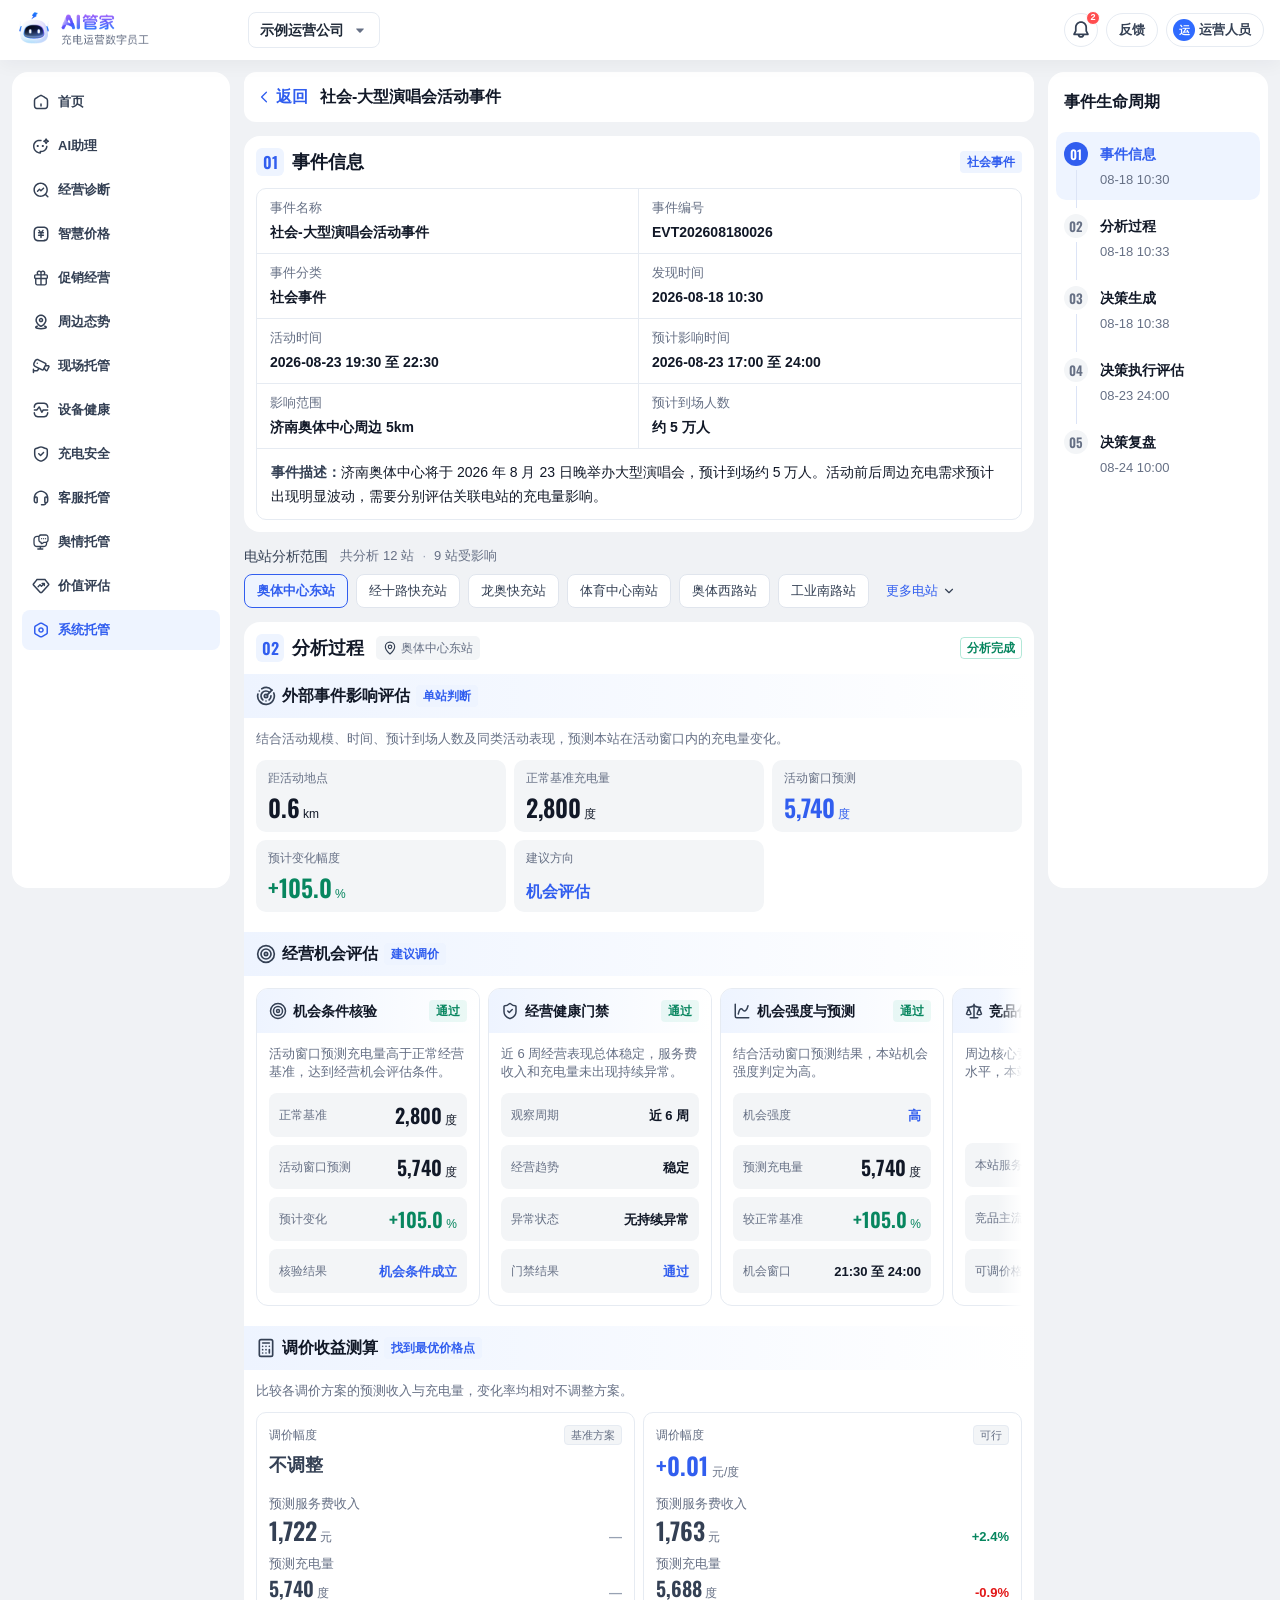
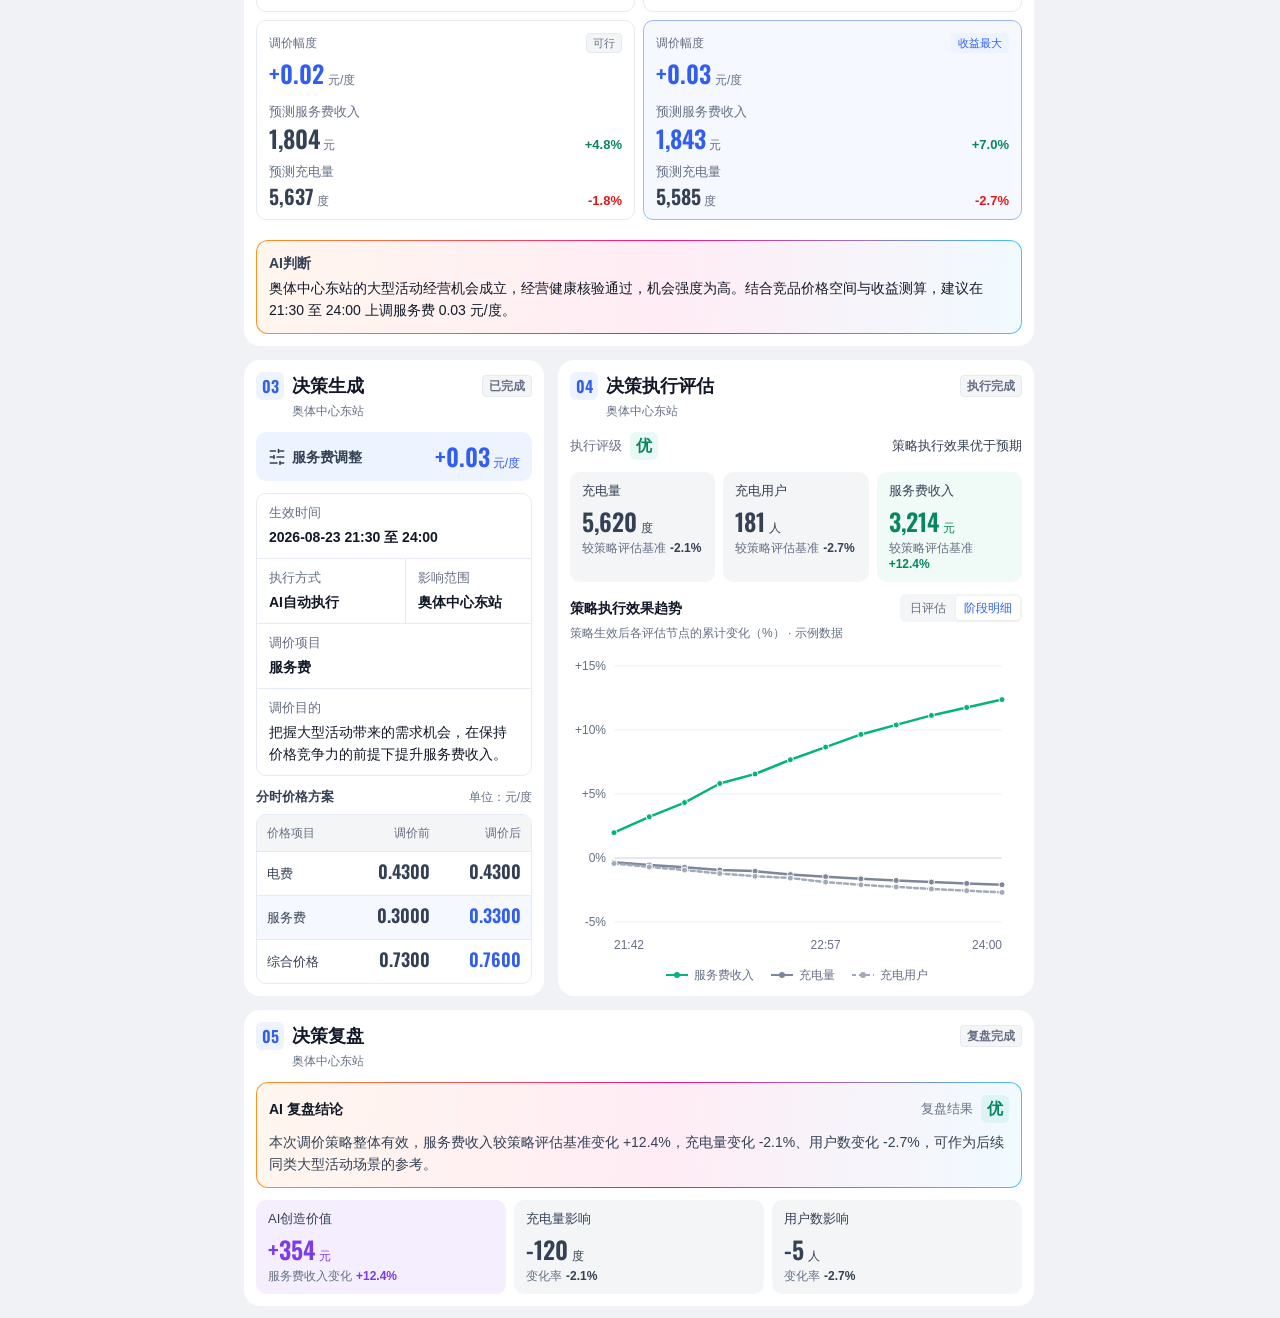
<file: 事件详情/社会事件/社会事件.html>
<!doctype html>
<html lang="zh-CN">
  <head>
    <meta charset="utf-8">
    <meta name="viewport" content="width=device-width, initial-scale=1">
    <meta name="color-scheme" content="light">
    <title>社会事件 · 多电站影响分析 — AI 管家事件详情</title>
    <link rel="icon" href="data:,">
    <link rel="preload" href="./assets/fonts/Oswald-SemiBold.woff2" as="font" type="font/woff2" crossorigin>
    <link rel="stylesheet" href="./style.css?v=20260914-social-decision-group">
    <script src="./app.js?v=20260914-social-decision-group" defer></script>
  </head>
  <body>
    <div class="app-shell">
      <header class="topbar" aria-label="AI 管家顶部导航">
        <div class="topbar__left">
          <div class="brand">
            <img class="brand__logo" src="./assets/ai-butler-logo@3x.png" width="133" height="36" alt="AI管家 · 充电运营数字员工" draggable="false">
          </div>
          <div class="organization">
            <span>示例运营公司</span>
            <img class="icon icon--16" src="./assets/switch-app.svg" width="16" height="16" alt="" draggable="false">
          </div>
        </div>
        <div class="topbar__right">
          <div class="notification" aria-label="消息，2 条未读">
            <img class="icon icon--22" src="./assets/notification.svg" width="22" height="22" alt="" draggable="false">
            <span class="notification__badge" aria-hidden="true">2</span>
          </div>
          <span class="feedback">反馈</span>
          <div class="user">
            <span class="user__avatar" aria-hidden="true">运</span>
            <span>运营人员</span>
          </div>
        </div>
      </header>

      <div class="workspace workspace--event-detail">
        <aside class="sidebar">
          <nav aria-label="功能导航">
            <!-- 本阶段仅展示导航外观，不提供点击、悬浮或键盘交互。 -->
            <ul class="nav-list">
              <li class="nav-item"><img class="icon icon--18" src="./assets/nav-home.svg" width="18" height="18" alt="" draggable="false"><span>首页</span></li>
              <li class="nav-item"><img class="icon icon--18" src="./assets/nav-ai-assistant.svg" width="18" height="18" alt="" draggable="false"><span>AI助理</span></li>
              <li class="nav-item"><img class="icon icon--18" src="./assets/nav-diagnosis.svg" width="18" height="18" alt="" draggable="false"><span>经营诊断</span></li>
              <li class="nav-item"><img class="icon icon--18" src="./assets/nav-price.svg" width="18" height="18" alt="" draggable="false"><span>智慧价格</span></li>
              <li class="nav-item"><img class="icon icon--18" src="./assets/nav-promotion.svg" width="18" height="18" alt="" draggable="false"><span>促销经营</span></li>
              <li class="nav-item"><img class="icon icon--18" src="./assets/nav-surroundings.svg" width="18" height="18" alt="" draggable="false"><span>周边态势</span></li>
              <li class="nav-item"><img class="icon icon--18" src="./assets/nav-site.svg" width="18" height="18" alt="" draggable="false"><span>现场托管</span></li>
              <li class="nav-item"><img class="icon icon--18" src="./assets/nav-equipment.svg" width="18" height="18" alt="" draggable="false"><span>设备健康</span></li>
              <li class="nav-item"><img class="icon icon--18" src="./assets/nav-safety.svg" width="18" height="18" alt="" draggable="false"><span>充电安全</span></li>
              <li class="nav-item"><img class="icon icon--18" src="./assets/nav-customer-service.svg" width="18" height="18" alt="" draggable="false"><span>客服托管</span></li>
              <li class="nav-item"><img class="icon icon--18" src="./assets/nav-public-opinion.svg" width="18" height="18" alt="" draggable="false"><span>舆情托管</span></li>
              <li class="nav-item"><img class="icon icon--18" src="./assets/nav-value.svg" width="18" height="18" alt="" draggable="false"><span>价值评估</span></li>
              <li class="nav-item nav-item--selected" aria-current="page"><img class="icon icon--18" src="./assets/nav-system-selected.svg" width="18" height="18" alt="" draggable="false"><span>系统托管</span></li>
            </ul>
          </nav>
        </aside>

        <main class="content" aria-labelledby="event-title">
          <div class="event-heading">
            <span class="back-label">
              <img class="icon icon--16" src="./assets/back.svg" width="16" height="16" alt="" draggable="false">
              <span>返回</span>
            </span>
            <h1 id="event-title">社会-大型演唱会活动事件</h1>
          </div>
          <div class="event-canvas">
            <div class="event-sections">
              <section class="event-card" id="event-information" tabindex="-1" aria-labelledby="information-title">
                <header class="event-card__heading"><span class="section-number metric-number" aria-hidden="true">01</span><h2 id="information-title">事件信息</h2><span class="status-tag status-tag--social">社会事件</span></header>
                <dl class="event-fields"><div class="event-field"><dt>事件名称</dt><dd>社会-大型演唱会活动事件</dd></div><div class="event-field"><dt>事件编号</dt><dd>EVT202608180026</dd></div><div class="event-field"><dt>事件分类</dt><dd>社会事件</dd></div><div class="event-field"><dt>发现时间</dt><dd>2026-08-18 10:30</dd></div><div class="event-field"><dt>活动时间</dt><dd>2026-08-23 19:30 至 22:30</dd></div><div class="event-field"><dt>预计影响时间</dt><dd>2026-08-23 17:00 至 24:00</dd></div><div class="event-field"><dt>影响范围</dt><dd>济南奥体中心周边 5km</dd></div><div class="event-field"><dt>预计到场人数</dt><dd>约 5 万人</dd></div>
                  <div class="event-field event-field--description"><dt>事件描述</dt><dd>济南奥体中心将于 2026 年 8 月 23 日晚举办大型演唱会，预计到场约 5 万人。活动前后周边充电需求预计出现明显波动，需要分别评估关联电站的充电量影响。</dd></div>
                </dl>
              </section>
              <section class="station-selector" id="station-selector" aria-labelledby="station-selector-title" hidden>
                <div class="station-selector__heading"><span id="station-selector-title">电站分析范围</span><p class="station-selector__summary">共分析 <span id="station-total"></span> 站<span class="station-selector__divider" aria-hidden="true">·</span><span id="station-affected"></span> 站受影响</p></div>
                <div class="station-selector__options" role="group" aria-label="切换分析电站"><div id="station-quick-list" class="station-quick-list"></div><button class="station-more" id="open-station-dialog" type="button" popovertarget="station-dialog" aria-haspopup="dialog" aria-expanded="false" aria-controls="station-dialog">更多电站<img src="./assets/social-chevron.svg" width="14" height="14" alt=""></button></div>
              </section>
              <section class="event-card social-empty access-empty" id="no-access" hidden><img src="./assets/social-shield.svg" width="36" height="36" alt=""><h2>暂无可查看的电站</h2><p>当前账号暂无本事件关联电站的查看权限。</p></section>
              <section class="event-card analysis-card" id="event-analysis" tabindex="-1" aria-labelledby="analysis-title" hidden>
                <header class="event-card__heading"><span class="section-number metric-number" aria-hidden="true">02</span><h2 id="analysis-title">分析过程</h2><span class="station-context"><img src="./assets/social-pin.svg" width="14" height="14" alt=""><span data-station-name></span></span><span class="status-tag status-tag--executing" id="analysis-status">分析完成</span></header>
                <div class="social-analysis-content" id="analysis-content"></div>
              </section>
              <div class="decision-evaluation-grid" id="decision-evaluation-grid" hidden>
                <section class="event-card decision-card" id="decision-section" tabindex="-1" aria-labelledby="decision-title" hidden>
                  <header class="event-card__heading"><span class="section-number metric-number" aria-hidden="true">03</span><h2 id="decision-title">决策生成</h2><span class="status-tag status-tag--neutral" id="decision-status">已完成</span></header>
                  <p class="station-section-caption" data-station-name></p><div class="decision-body" id="decision-content"></div>
                </section>
                <section class="event-card execution-card evaluation-card" id="execution-evaluation" tabindex="-1" aria-labelledby="evaluation-title" hidden>
                  <header class="event-card__heading"><span class="section-number metric-number" aria-hidden="true">04</span><h2 id="evaluation-title">决策执行评估</h2><span class="status-tag status-tag--neutral" id="evaluation-status">执行完成</span></header>
                  <p class="station-section-caption" data-station-name></p><div class="execution-body evaluation-body" id="evaluation-content"></div>
                </section>
              </div>
              <section class="event-card review-card" id="decision-review" tabindex="-1" aria-labelledby="review-title" hidden>
                <header class="event-card__heading"><span class="section-number metric-number" aria-hidden="true">05</span><h2 id="review-title">决策复盘</h2><span class="status-tag status-tag--neutral" id="review-status">复盘完成</span></header>
                <p class="station-section-caption" data-station-name></p><div class="review-body" id="review-content"></div>
              </section>
            </div>
          </div>
        </main>
        <aside class="event-lifecycle" aria-labelledby="lifecycle-title">
          <h2 id="lifecycle-title">事件生命周期</h2>
          <nav aria-labelledby="lifecycle-title">
            <ol class="lifecycle-list">
              <li class="lifecycle-step lifecycle-step--active">
                <a class="lifecycle-link" href="#event-information" aria-current="location">
                  <span class="lifecycle-step__number metric-number" aria-hidden="true">01</span>
                  <span class="lifecycle-step__content">
                    <span class="lifecycle-step__title">事件信息</span>
                    <time datetime="2026-08-18T10:30">08-18 10:30</time>
                  </span>
                </a>
              </li>
              <li class="lifecycle-step">
                <a class="lifecycle-link" href="#event-analysis">
                  <span class="lifecycle-step__number metric-number" aria-hidden="true">02</span>
                  <span class="lifecycle-step__content">
                    <span class="lifecycle-step__title">分析过程</span>
                    <time datetime="2026-08-18T10:33">08-18 10:33</time>
                  </span>
                </a>
              </li>
              <li class="lifecycle-step">
                <a class="lifecycle-link" href="#decision-section">
                  <span class="lifecycle-step__number metric-number" aria-hidden="true">03</span>
                  <span class="lifecycle-step__content">
                    <span class="lifecycle-step__title">决策生成</span>
                    <time datetime="2026-08-18T10:38">08-18 10:38</time>
                  </span>
                </a>
              </li>
              <li class="lifecycle-step">
                <a class="lifecycle-link" href="#execution-evaluation">
                  <span class="lifecycle-step__number metric-number" aria-hidden="true">04</span>
                  <span class="lifecycle-step__content"><span class="lifecycle-step__title">决策执行评估</span><time datetime="2026-08-24T00:00">08-23 24:00</time></span>
                </a>
              </li>
              <li class="lifecycle-step">
                <a class="lifecycle-link" href="#decision-review">
                  <span class="lifecycle-step__number metric-number" aria-hidden="true">05</span>
                  <span class="lifecycle-step__content"><span class="lifecycle-step__title">决策复盘</span><time datetime="2026-08-24T10:00">08-24 10:00</time></span>
                </a>
              </li>
            </ol>
          </nav>
        </aside>
      </div>
    </div>
    <div class="station-dialog" id="station-dialog" popover="auto" role="dialog" aria-labelledby="station-dialog-title">
      <header class="station-dialog__heading"><div><h2 id="station-dialog-title">选择分析电站</h2><span id="dialog-total"></span></div><button class="icon-button" id="close-station-dialog" aria-label="关闭电站选择" type="button"><img src="./assets/social-close.svg" width="20" height="20" alt=""></button></header>
      <div class="station-dialog__filters"><label class="social-select"><span class="sr-only">按区域筛选</span><select id="station-region" aria-label="按区域筛选"></select><img src="./assets/social-chevron.svg" width="16" height="16" alt=""></label><label class="social-search"><img src="./assets/social-search.svg" width="18" height="18" alt=""><input id="station-search" type="search" placeholder="搜索电站名称或编号" aria-label="搜索电站名称或编号" autocomplete="off"></label></div>
      <div class="station-result-heading" aria-hidden="true"><span>电站 / 区域</span><span>影响判断</span><span>建议方向</span></div>
      <div class="station-dialog__results" id="station-results" aria-live="polite"></div>
      <footer class="station-dialog__footer"><span id="search-total"></span><nav aria-label="电站列表分页"><button class="page-button" id="station-prev" type="button">上一页</button><span id="station-page"></span><button class="page-button" id="station-next" type="button">下一页</button></nav></footer>
    </div>
    <div class="sr-only" id="station-announcement" role="status" aria-live="polite"></div>
    <!-- 原型业务示例。正式环境只返回当前用户有权限的关联电站；此处授权数组仅用于本地 UI 状态演示。 -->
    <script type="application/json" id="social-event-data">{
  "event": {
    "name": "社会-大型演唱会活动事件",
    "id": "EVT202608180026",
    "category": "社会事件",
    "discoveredAt": "2026-08-18 10:30",
    "activityWindow": "2026-08-23 19:30 至 22:30",
    "impactWindow": "2026-08-23 17:00 至 24:00",
    "impactScope": "济南奥体中心周边 5km",
    "audience": 50000
  },
  "authorizedStationIds": [
    "s1",
    "s2",
    "s3",
    "s4",
    "s5",
    "s6",
    "s7",
    "s8",
    "s9",
    "s10",
    "s11",
    "s12"
  ],
  "stations": [
    {
      "id": "s1",
      "code": "001",
      "name": "奥体中心东站",
      "region": "历下区",
      "distance": "0.6km",
      "baseline": 2800,
      "predicted": 5740,
      "change": 105.0,
      "affected": true,
      "direction": "机会评估",
      "strength": "高",
      "priceSpace": true,
      "currentFee": 0.3,
      "competitor": "0.32 至 0.36 元/度",
      "adjust": 0.03,
      "window": "21:30 至 24:00",
      "baseIncome": 2860,
      "actualIncome": 3214,
      "baseVol": 5740,
      "actualVol": 5620,
      "baseUsers": 186,
      "actualUsers": 181,
      "aiValue": 354,
      "grade": "优",
      "candidates": [
        {
          "adjust": 0,
          "volume": 5740,
          "volumeChange": 0,
          "income": 1722,
          "incomeChange": 0,
          "recommended": false
        },
        {
          "adjust": 0.01,
          "volume": 5688,
          "volumeChange": -0.9,
          "income": 1763,
          "incomeChange": 2.3809523809523725,
          "recommended": false
        },
        {
          "adjust": 0.02,
          "volume": 5637,
          "volumeChange": -1.8,
          "income": 1804,
          "incomeChange": 4.761904761904767,
          "recommended": false
        },
        {
          "adjust": 0.03,
          "volume": 5585,
          "volumeChange": -2.6999999999999997,
          "income": 1843,
          "incomeChange": 7.026713124274098,
          "recommended": true
        }
      ],
      "electricityFee": 0.43,
      "phase": "REVIEWED",
      "evaluationTimeline": {
        "startAt": "2026-08-23T21:30",
        "endAt": "2026-08-24T00:00",
        "stageSource": "prototype_illustrative_progress_retimed",
        "dailySource": "prototype_final_totals",
        "stages": [
          {
            "at": "2026-08-23T21:42",
            "rates": {
              "income": 1.980419580419582,
              "volume": -0.33449477351916457,
              "users": -0.43010752688172005
            }
          },
          {
            "at": "2026-08-23T21:55",
            "rates": {
              "income": 3.218181818181821,
              "volume": -0.5435540069686424,
              "users": -0.6989247311827951
            }
          },
          {
            "at": "2026-08-23T22:07",
            "rates": {
              "income": 4.332167832167835,
              "volume": -0.7317073170731725,
              "users": -0.9408602150537625
            }
          },
          {
            "at": "2026-08-23T22:20",
            "rates": {
              "income": 5.8199300699300744,
              "volume": -0.9407665505226503,
              "users": -1.2096774193548376
            }
          },
          {
            "at": "2026-08-23T22:32",
            "rates": {
              "income": 6.5601398601398655,
              "volume": -1.0280139372822326,
              "users": -1.4247311827956977
            }
          },
          {
            "at": "2026-08-23T22:45",
            "rates": {
              "income": 7.67412587412588,
              "volume": -1.2961672473867627,
              "users": -1.566666666666665
            }
          },
          {
            "at": "2026-08-23T22:57",
            "rates": {
              "income": 8.66433566433567,
              "volume": -1.463414634146345,
              "users": -1.881720430107525
            }
          },
          {
            "at": "2026-08-23T23:10",
            "rates": {
              "income": 9.654545454545463,
              "volume": -1.6306620209059273,
              "users": -2.0967741935483852
            }
          },
          {
            "at": "2026-08-23T23:22",
            "rates": {
              "income": 10.397202797202805,
              "volume": -1.756097560975614,
              "users": -2.2580645161290303
            }
          },
          {
            "at": "2026-08-23T23:35",
            "rates": {
              "income": 11.139860139860149,
              "volume": -1.8815331010453007,
              "users": -2.4193548387096753
            }
          },
          {
            "at": "2026-08-23T23:47",
            "rates": {
              "income": 11.758741258741267,
              "volume": -1.9860627177700396,
              "users": -2.553763440860213
            }
          },
          {
            "at": "2026-08-24T00:00",
            "rates": {
              "income": 12.377622377622387,
              "volume": -2.0905923344947785,
              "users": -2.6881720430107503
            }
          }
        ],
        "daily": [
          {
            "at": "2026-08-24T00:00",
            "label": "08/23",
            "rates": {
              "income": 12.377622377622387,
              "volume": -2.0905923344947785,
              "users": -2.6881720430107503
            }
          }
        ]
      }
    },
    {
      "id": "s2",
      "code": "002",
      "name": "经十路快充站",
      "region": "历下区",
      "distance": "1.2km",
      "baseline": 3200,
      "predicted": 4096,
      "change": 28.0,
      "affected": true,
      "direction": "机会评估",
      "strength": "中",
      "priceSpace": false,
      "currentFee": 0.35,
      "competitor": "0.33 至 0.36 元/度",
      "adjust": 0,
      "window": "21:30 至 24:00"
    },
    {
      "id": "s3",
      "code": "003",
      "name": "龙奥快充站",
      "region": "高新区",
      "distance": "1.8km",
      "baseline": 3650,
      "predicted": 4453,
      "change": 22.0,
      "affected": true,
      "direction": "机会评估",
      "strength": "中",
      "priceSpace": true,
      "currentFee": 0.31,
      "competitor": "0.32 至 0.35 元/度",
      "adjust": 0.01,
      "window": "22:00 至 24:00",
      "baseIncome": 2180,
      "actualIncome": 2291,
      "baseVol": 4453,
      "actualVol": 4378,
      "baseUsers": 149,
      "actualUsers": 146,
      "aiValue": 111,
      "grade": "良",
      "candidates": [
        {
          "adjust": 0,
          "volume": 4453,
          "volumeChange": 0,
          "income": 1380,
          "incomeChange": 0,
          "recommended": false
        },
        {
          "adjust": 0.01,
          "volume": 4413,
          "volumeChange": -0.9,
          "income": 1412,
          "incomeChange": 2.3188405797101463,
          "recommended": true
        }
      ],
      "electricityFee": 0.43,
      "phase": "REVIEWED",
      "evaluationTimeline": {
        "startAt": "2026-08-23T22:00",
        "endAt": "2026-08-24T00:00",
        "stageSource": "prototype_illustrative_progress_retimed",
        "dailySource": "prototype_final_totals",
        "stages": [
          {
            "at": "2026-08-23T22:10",
            "rates": {
              "income": 0.8146788990825691,
              "volume": -0.2694812485964526,
              "users": -0.32214765100671094
            }
          },
          {
            "at": "2026-08-23T22:20",
            "rates": {
              "income": 1.3238532110091747,
              "volume": -0.4379070289692355,
              "users": -0.5234899328859053
            }
          },
          {
            "at": "2026-08-23T22:30",
            "rates": {
              "income": 1.7821100917431196,
              "volume": -0.5894902313047401,
              "users": -0.7046979865771802
            }
          },
          {
            "at": "2026-08-23T22:40",
            "rates": {
              "income": 2.5412844036697257,
              "volume": -0.757916011677523,
              "users": -0.9060402684563745
            }
          },
          {
            "at": "2026-08-23T22:50",
            "rates": {
              "income": 2.6986238532110103,
              "volume": -0.8126566359757493,
              "users": -1.0671140939597301
            }
          },
          {
            "at": "2026-08-23T23:00",
            "rates": {
              "income": 3.156880733944955,
              "volume": -1.0442398383112539,
              "users": -1.1483221476510048
            }
          },
          {
            "at": "2026-08-23T23:10",
            "rates": {
              "income": 3.5642201834862393,
              "volume": -1.1789804626094802,
              "users": -1.4093959731543604
            }
          },
          {
            "at": "2026-08-23T23:20",
            "rates": {
              "income": 3.9715596330275242,
              "volume": -1.3137210869077065,
              "users": -1.5704697986577159
            }
          },
          {
            "at": "2026-08-23T23:30",
            "rates": {
              "income": 4.277064220183488,
              "volume": -1.4147765551313762,
              "users": -1.6912751677852325
            }
          },
          {
            "at": "2026-08-23T23:40",
            "rates": {
              "income": 4.5825688073394515,
              "volume": -1.515832023355046,
              "users": -1.812080536912749
            }
          },
          {
            "at": "2026-08-23T23:50",
            "rates": {
              "income": 4.837155963302753,
              "volume": -1.6000449135414374,
              "users": -1.9127516778523461
            }
          },
          {
            "at": "2026-08-24T00:00",
            "rates": {
              "income": 5.091743119266057,
              "volume": -1.6842578037278289,
              "users": -2.0134228187919434
            }
          }
        ],
        "daily": [
          {
            "at": "2026-08-24T00:00",
            "label": "08/23",
            "rates": {
              "income": 5.091743119266057,
              "volume": -1.6842578037278289,
              "users": -2.0134228187919434
            }
          }
        ]
      }
    },
    {
      "id": "s4",
      "code": "004",
      "name": "体育中心南站",
      "region": "历下区",
      "distance": "0.9km",
      "baseline": 2400,
      "predicted": 2784,
      "change": 16.0,
      "affected": true,
      "direction": "通知",
      "strength": "—",
      "priceSpace": false,
      "window": "17:00 至 24:00"
    },
    {
      "id": "s5",
      "code": "005",
      "name": "奥体西路站",
      "region": "历下区",
      "distance": "0.7km",
      "baseline": 2600,
      "predicted": 2132,
      "change": -18.0,
      "affected": true,
      "direction": "通知",
      "strength": "—",
      "priceSpace": false,
      "window": "17:00 至 24:00"
    },
    {
      "id": "s6",
      "code": "006",
      "name": "工业南路站",
      "region": "历城区",
      "distance": "2.6km",
      "baseline": 3100,
      "predicted": 3286,
      "change": 6.0,
      "affected": false,
      "direction": "持续观察",
      "strength": "低",
      "priceSpace": false,
      "window": "17:00 至 24:00"
    },
    {
      "id": "s7",
      "code": "007",
      "name": "贤文快充站",
      "region": "高新区",
      "distance": "3.1km",
      "baseline": 2900,
      "predicted": 2987,
      "change": 3.0,
      "affected": false,
      "direction": "持续观察",
      "strength": "低",
      "priceSpace": false,
      "window": "17:00 至 24:00"
    },
    {
      "id": "s8",
      "code": "008",
      "name": "汉峪金谷站",
      "region": "高新区",
      "distance": "3.4km",
      "baseline": 3000,
      "predicted": 3210,
      "change": 7.0,
      "affected": true,
      "direction": "通知",
      "strength": "低",
      "priceSpace": false,
      "window": "17:00 至 24:00"
    },
    {
      "id": "s9",
      "code": "009",
      "name": "凤凰路站",
      "region": "历城区",
      "distance": "3.8km",
      "baseline": 2750,
      "predicted": 2805,
      "change": 2.0,
      "affected": false,
      "direction": "持续观察",
      "strength": "低",
      "priceSpace": false,
      "window": "17:00 至 24:00"
    },
    {
      "id": "s10",
      "code": "010",
      "name": "舜华路站",
      "region": "高新区",
      "distance": "4.1km",
      "baseline": 3050,
      "predicted": 3111,
      "change": 2.0,
      "affected": true,
      "direction": "通知",
      "strength": "低",
      "priceSpace": false,
      "window": "17:00 至 24:00"
    },
    {
      "id": "s11",
      "code": "011",
      "name": "会展中心站",
      "region": "高新区",
      "distance": "4.5km",
      "baseline": 3350,
      "predicted": 3484,
      "change": 4.0,
      "affected": true,
      "direction": "通知",
      "strength": "低",
      "priceSpace": false,
      "window": "17:00 至 24:00"
    },
    {
      "id": "s12",
      "code": "012",
      "name": "高新万达站",
      "region": "高新区",
      "distance": "4.8km",
      "baseline": 3200,
      "predicted": 3232,
      "change": 1.0,
      "affected": true,
      "direction": "通知",
      "strength": "低",
      "priceSpace": false,
      "window": "17:00 至 24:00"
    }
  ]
}</script>
  </body>
</html>
</file>
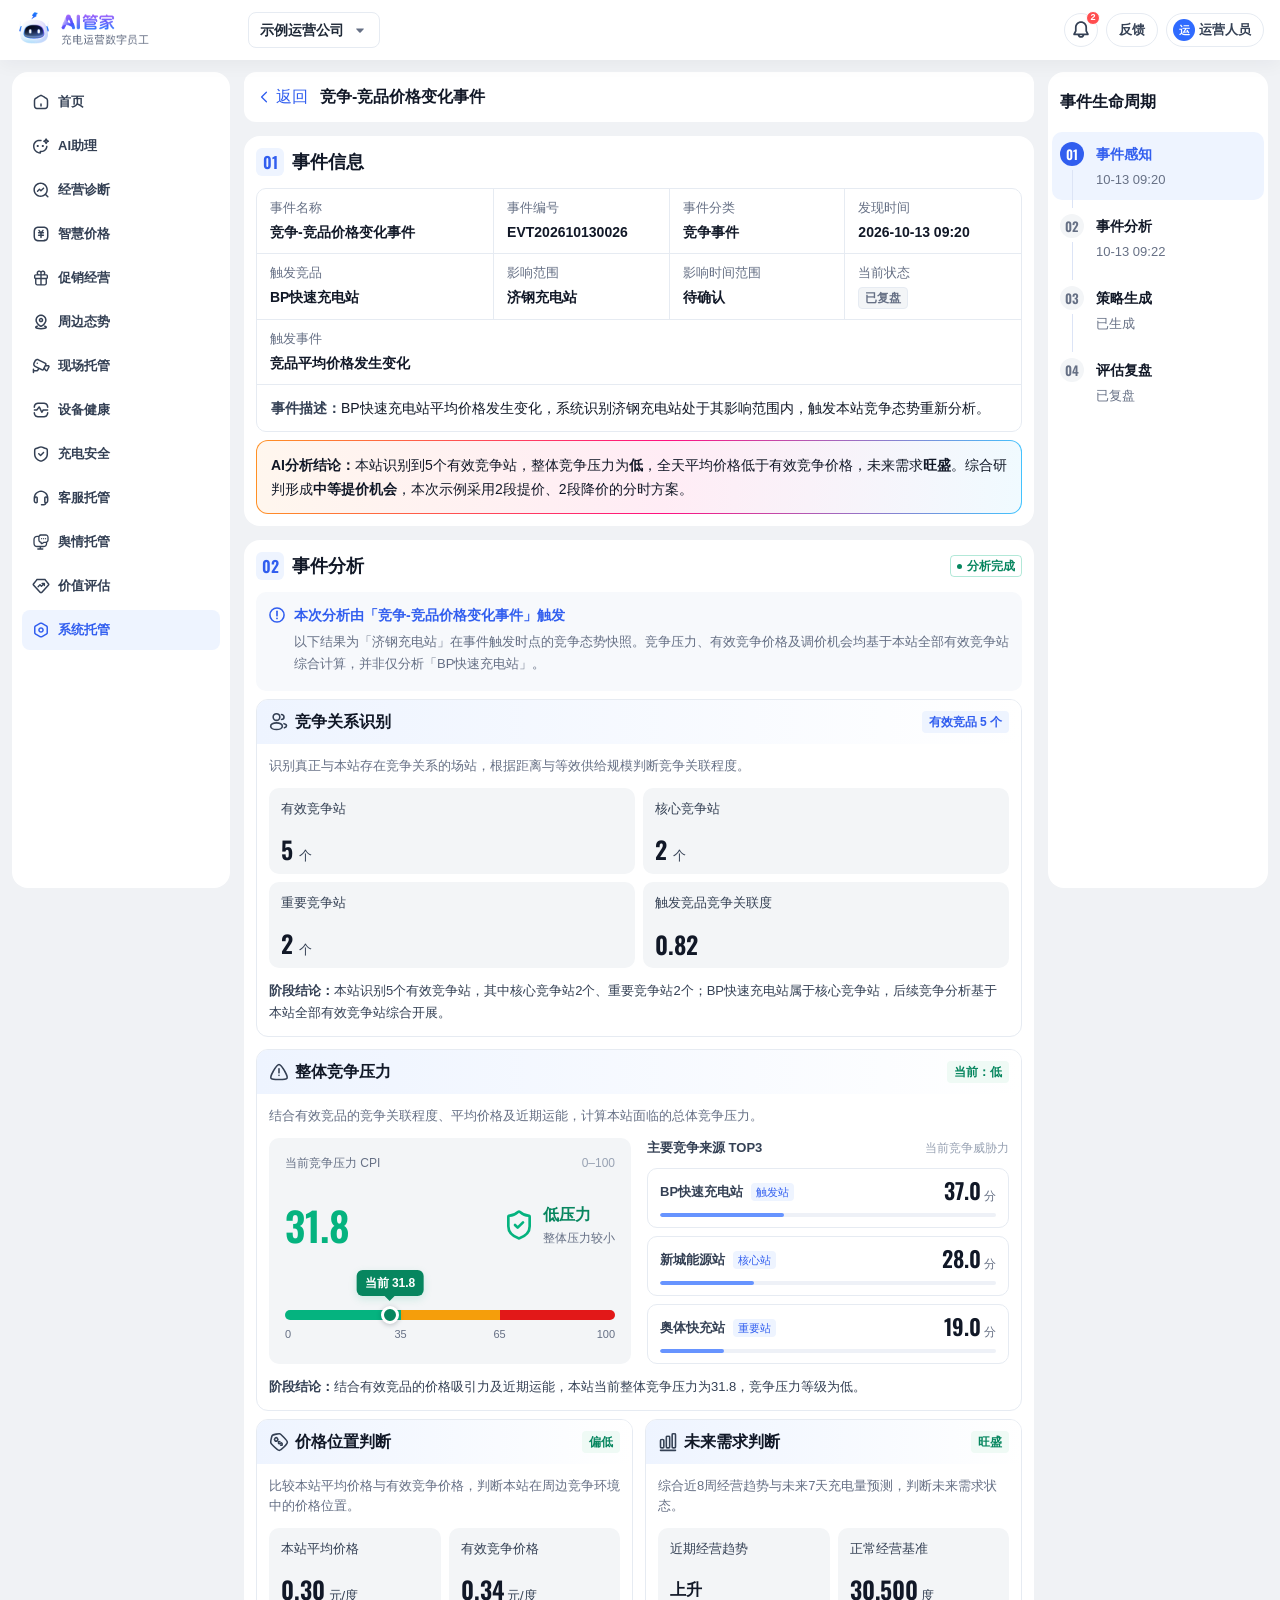
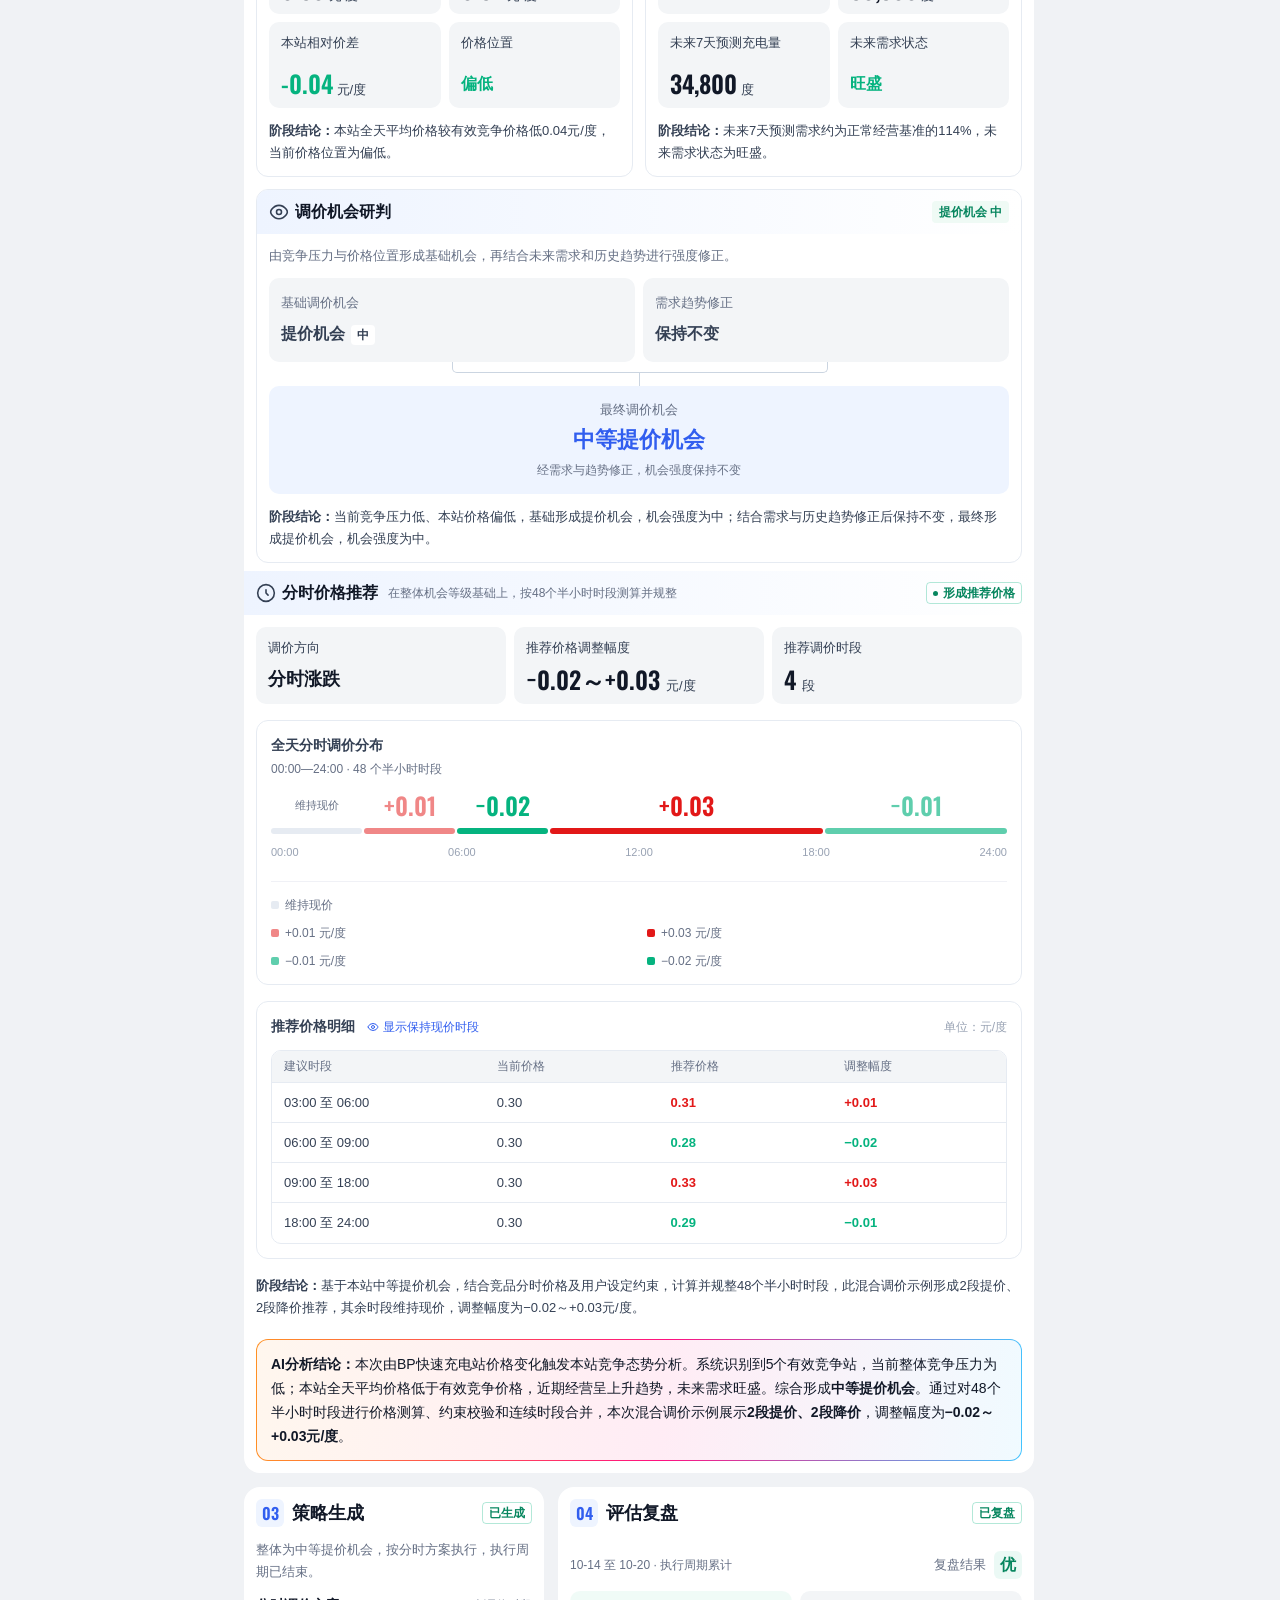
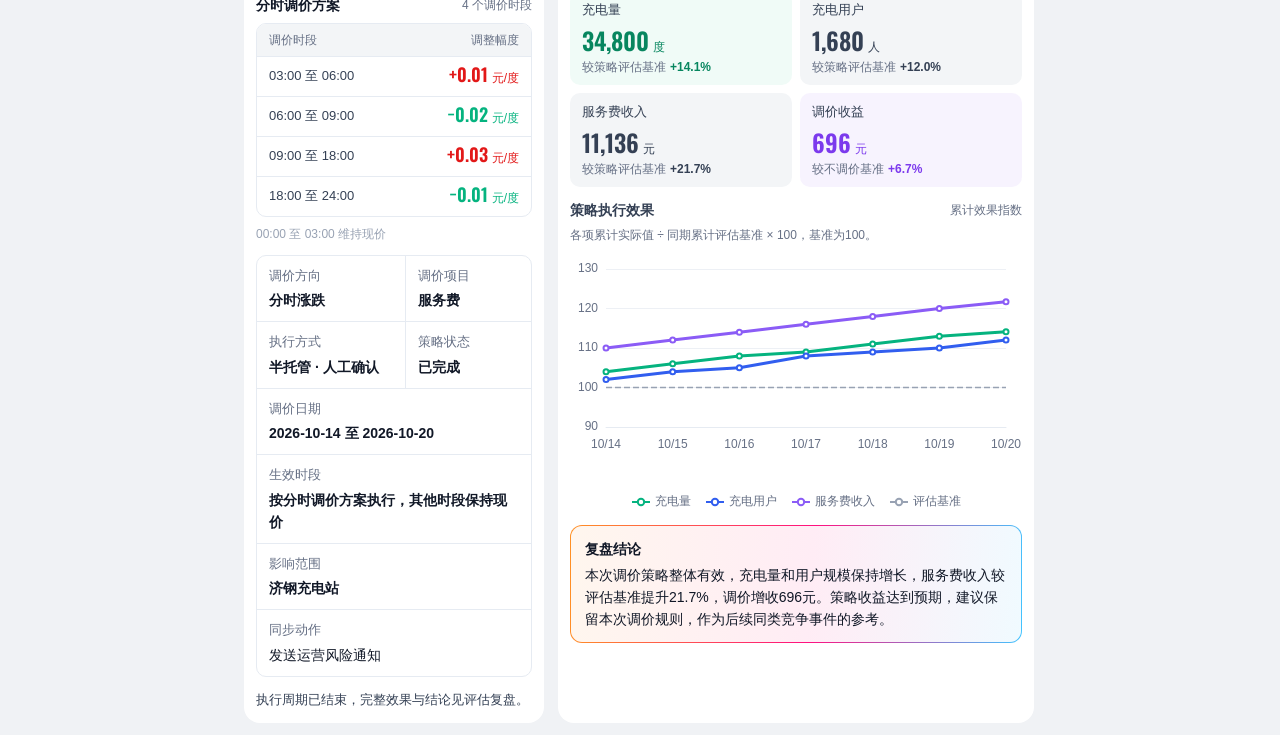
<file: 事件详情/竞争事件/竞争事件.html>
<!doctype html>
<html lang="zh-CN">
  <head>
    <meta charset="utf-8">
    <meta name="viewport" content="width=device-width, initial-scale=1">
    <meta name="color-scheme" content="light">
    <title>竞争事件 — AI 管家事件详情</title>
    <link rel="icon" href="data:,">
    <link rel="preload" href="./assets/fonts/Oswald-SemiBold.woff2" as="font" type="font/woff2" crossorigin>
    <link rel="stylesheet" href="./style.css?v=20261015-shell">
    <script src="./assets/vendor/echarts.min.js" defer></script>
    <script src="./app.js?v=20261015-shell" defer></script>
  </head>
  <body>
    <div class="app-shell">
      <header class="topbar" aria-label="AI 管家顶部导航">
        <div class="topbar__left">
          <div class="brand">
            <img class="brand__logo" src="./assets/ai-butler-logo@3x.png" width="133" height="36" alt="AI管家 · 充电运营数字员工" draggable="false">
          </div>
          <div class="organization">
            <span>示例运营公司</span>
            <img class="icon icon--16" src="./assets/switch-app.svg" width="16" height="16" alt="" draggable="false">
          </div>
        </div>
        <div class="topbar__right">
          <div class="notification" aria-label="消息，2 条未读">
            <img class="icon icon--22" src="./assets/notification.svg" width="22" height="22" alt="" draggable="false">
            <span class="notification__badge" aria-hidden="true">2</span>
          </div>
          <span class="feedback">反馈</span>
          <div class="user">
            <span class="user__avatar" aria-hidden="true">运</span>
            <span>运营人员</span>
          </div>
        </div>
      </header>

      <div class="workspace workspace--event-detail">
        <aside class="sidebar">
          <nav aria-label="功能导航">
            <!-- 本阶段仅展示导航外观，不提供点击、悬浮或键盘交互。 -->
            <ul class="nav-list">
              <li class="nav-item"><img class="icon icon--18" src="./assets/nav-home.svg" width="18" height="18" alt="" draggable="false"><span>首页</span></li>
              <li class="nav-item"><img class="icon icon--18" src="./assets/nav-ai-assistant.svg" width="18" height="18" alt="" draggable="false"><span>AI助理</span></li>
              <li class="nav-item"><img class="icon icon--18" src="./assets/nav-diagnosis.svg" width="18" height="18" alt="" draggable="false"><span>经营诊断</span></li>
              <li class="nav-item"><img class="icon icon--18" src="./assets/nav-price.svg" width="18" height="18" alt="" draggable="false"><span>智慧价格</span></li>
              <li class="nav-item"><img class="icon icon--18" src="./assets/nav-promotion.svg" width="18" height="18" alt="" draggable="false"><span>促销经营</span></li>
              <li class="nav-item"><img class="icon icon--18" src="./assets/nav-surroundings.svg" width="18" height="18" alt="" draggable="false"><span>周边态势</span></li>
              <li class="nav-item"><img class="icon icon--18" src="./assets/nav-site.svg" width="18" height="18" alt="" draggable="false"><span>现场托管</span></li>
              <li class="nav-item"><img class="icon icon--18" src="./assets/nav-equipment.svg" width="18" height="18" alt="" draggable="false"><span>设备健康</span></li>
              <li class="nav-item"><img class="icon icon--18" src="./assets/nav-safety.svg" width="18" height="18" alt="" draggable="false"><span>充电安全</span></li>
              <li class="nav-item"><img class="icon icon--18" src="./assets/nav-customer-service.svg" width="18" height="18" alt="" draggable="false"><span>客服托管</span></li>
              <li class="nav-item"><img class="icon icon--18" src="./assets/nav-public-opinion.svg" width="18" height="18" alt="" draggable="false"><span>舆情托管</span></li>
              <li class="nav-item"><img class="icon icon--18" src="./assets/nav-value.svg" width="18" height="18" alt="" draggable="false"><span>价值评估</span></li>
              <li class="nav-item nav-item--selected" aria-current="page"><img class="icon icon--18" src="./assets/nav-system-selected.svg" width="18" height="18" alt="" draggable="false"><span>系统托管</span></li>
            </ul>
          </nav>
        </aside>

        <main class="content" aria-labelledby="event-title">
          <div class="event-heading">
            <span class="back-label">
              <img class="icon icon--16" src="./assets/back.svg" width="16" height="16" alt="" draggable="false">
              <span>返回</span>
            </span>
            <h1 id="event-title">竞争-竞品价格变化事件</h1>
          </div>
          <div class="event-canvas">
        <section class="event-card" id="event-information" tabindex="-1" aria-labelledby="information-title">
          <div class="section-header"><span class="section-number">01</span><h2 id="information-title">事件信息</h2></div>
          <div class="event-information__body">
            <dl class="event-fields">
              <div class="event-field"><dt>事件名称</dt><dd>竞争-竞品价格变化事件</dd></div>
              <div class="event-field"><dt>事件编号</dt><dd>EVT202610130026</dd></div>
              <div class="event-field"><dt>事件分类</dt><dd>竞争事件</dd></div>
              <div class="event-field"><dt>发现时间</dt><dd>2026-10-13 09:20</dd></div>
              <div class="event-field"><dt>触发竞品</dt><dd>BP快速充电站</dd></div>
              <div class="event-field"><dt>影响范围</dt><dd>济钢充电站</dd></div>
              <div class="event-field"><dt>影响时间范围</dt><dd>待确认</dd></div>
              <div class="event-field"><dt>当前状态</dt><dd><span class="status neutral">已复盘</span></dd></div>
              <div class="event-field event-field--wide"><dt>触发事件</dt><dd>竞品平均价格发生变化</dd></div>
              <div class="event-field description"><dt>事件描述</dt><dd>BP快速充电站平均价格发生变化，系统识别济钢充电站处于其影响范围内，触发本站竞争态势重新分析。</dd></div>
            </dl>
            <div class="ai-summary"><strong>AI分析结论：</strong>本站识别到5个有效竞争站，整体竞争压力为<strong>低</strong>，全天平均价格低于有效竞争价格，未来需求<strong>旺盛</strong>。综合研判形成<strong>中等提价机会</strong>，本次示例采用2段提价、2段降价的分时方案。</div>
          </div>
        </section>

        <!-- 02 分析过程：严格围绕 v2 流程，只有价格测算按48个半小时时段计算；不展示无定义的前后CPI。 -->
        <section class="event-card analysis-card" id="event-analysis" tabindex="-1" aria-labelledby="analysis-title">
          <div class="section-header"><span class="section-number">02</span><h2 id="analysis-title">事件分析</h2><span class="status"><span class="dot"></span>分析完成</span></div>
          <div class="analysis-body">
            <div class="trigger-banner"><img src="./assets/info.svg" width="18" height="18" alt=""><div><strong>本次分析由「竞争-竞品价格变化事件」触发</strong><p>以下结果为「济钢充电站」在事件触发时点的竞争态势快照。竞争压力、有效竞争价格及调价机会均基于本站全部有效竞争站综合计算，并非仅分析「BP快速充电站」。</p></div></div>
            <div class="top-stages">
              <section class="stage" aria-labelledby="stage-one-title">
                <div class="stage-head"><img class="stage-icon" src="./assets/analysis-relation-linear.svg" width="20" height="20" alt=""><h3 id="stage-one-title">竞争关系识别</h3><span class="stage-badge">有效竞品 5 个</span></div>
                <div class="stage-body">
                  <p class="stage-desc">识别真正与本站存在竞争关系的场站，根据距离与等效供给规模判断竞争关联程度。</p>
                  <div class="metric-grid">
                    <div class="mini-metric blue"><span class="metric-label">有效竞争站</span><div class="metric-value">5 <span class="unit">个</span></div></div>
                    <div class="mini-metric"><span class="metric-label">核心竞争站</span><div class="metric-value">2 <span class="unit">个</span></div></div>
                    <div class="mini-metric"><span class="metric-label">重要竞争站</span><div class="metric-value">2 <span class="unit">个</span></div></div>
                    <div class="mini-metric"><span class="metric-label">触发竞品竞争关联度</span><div class="metric-value">0.82</div></div>
                  </div>
                  <div class="stage-foot"><b>阶段结论：</b>本站识别5个有效竞争站，其中核心竞争站2个、重要竞争站2个；BP快速充电站属于核心竞争站，后续竞争分析基于本站全部有效竞争站综合开展。</div>
                </div>
              </section>
              <section class="stage" aria-labelledby="stage-two-title">
                <div class="stage-head"><img class="stage-icon" src="./assets/analysis-pressure-linear.svg" width="20" height="20" alt=""><h3 id="stage-two-title">整体竞争压力</h3><span class="stage-badge green">当前：低</span></div>
                <div class="stage-body">
                  <p class="stage-desc">结合有效竞品的竞争关联程度、平均价格及近期运能，计算本站面临的总体竞争压力。</p>
<div class="pressure-layout">
<div class="cpi-main">
  <div class="cpi-main-top"><span>当前竞争压力 CPI</span><span class="cpi-rank">0–100</span></div>
  <div class="pressure-overview"><div class="cpi-number num">31.8</div><div class="pressure-level"><img src="./assets/pressure-low-linear.svg" width="32" height="32" alt=""><div><strong>低压力</strong><small>整体压力较小</small></div></div></div>
  <div class="pressure-gauge"><div class="cpi-meter" role="meter" aria-label="当前竞争压力" aria-valuemin="0" aria-valuemax="100" aria-valuenow="31.8" aria-valuetext="31.8，低压力"><div class="cpi-pointer"><span>当前 31.8</span><i></i></div></div>
  <div class="pressure-thresholds"><span>0</span><span style="left:35%">35</span><span style="left:65%">65</span><span>100</span></div></div>
</div>
<div class="pressure-sources">                  <div class="sources-head"><b>主要竞争来源 TOP3</b><span>当前竞争威胁力</span></div>
                  <div class="source-grid">
                    <div class="source"><div class="source-name"><b>BP快速充电站</b><span class="source-role">触发站</span></div><div class="source-score num">37.0<small> 分</small></div><div class="tiny-track"><i style="width:37%"></i></div></div>
                    <div class="source"><div class="source-name"><b>新城能源站</b><span class="source-role">核心站</span></div><div class="source-score num">28.0<small> 分</small></div><div class="tiny-track"><i style="width:28%"></i></div></div>
                    <div class="source"><div class="source-name"><b>奥体快充站</b><span class="source-role">重要站</span></div><div class="source-score num">19.0<small> 分</small></div><div class="tiny-track"><i style="width:19%"></i></div></div>
                  </div>
</div></div>
                  <div class="stage-foot green"><b>阶段结论：</b>结合有效竞品的价格吸引力及近期运能，本站当前整体竞争压力为31.8，竞争压力等级为低。</div>
                </div>
              </section>
            </div>

            <div class="mid-stages">
              <section class="stage" aria-labelledby="stage-three-title">
                <div class="stage-head"><img class="stage-icon" src="./assets/analysis-price-linear.svg" width="20" height="20" alt=""><h3 id="stage-three-title">价格位置判断</h3><span class="stage-badge green">偏低</span></div>
                <div class="stage-body">
                  <p class="stage-desc">比较本站平均价格与有效竞争价格，判断本站在周边竞争环境中的价格位置。</p>
                  <div class="metric-grid">
                    <div class="mini-metric"><span class="metric-label">本站平均价格</span><div class="metric-value">0.30<span class="unit unit--small"> 元/度</span></div></div>
                    <div class="mini-metric blue"><span class="metric-label">有效竞争价格</span><div class="metric-value">0.34<span class="unit unit--small"> 元/度</span></div></div>
                    <div class="mini-metric"><span class="metric-label">本站相对价差</span><div class="metric-value good">-0.04<span class="unit unit--small"> 元/度</span></div></div>
                    <div class="mini-metric"><span class="metric-label">价格位置</span><div class="metric-value small good">偏低</div></div>
                  </div>
                  <div class="foot-spacer"></div><div class="stage-foot"><b>阶段结论：</b>本站全天平均价格较有效竞争价格低0.04元/度，当前价格位置为偏低。</div>
                </div>
              </section>
              <section class="stage" aria-labelledby="stage-four-title">
                <div class="stage-head"><img class="stage-icon" src="./assets/analysis-demand-linear.svg" width="20" height="20" alt=""><h3 id="stage-four-title">未来需求判断</h3><span class="stage-badge green">旺盛</span></div>
                <div class="stage-body">
                  <p class="stage-desc">综合近8周经营趋势与未来7天充电量预测，判断未来需求状态。</p>
                  <div class="metric-grid">
                    <div class="mini-metric"><span class="metric-label">近期经营趋势</span><div class="metric-value small">上升</div></div>
                    <div class="mini-metric"><span class="metric-label">正常经营基准</span><div class="metric-value">30,500<span class="unit unit--small"> 度</span></div></div>
                    <div class="mini-metric blue"><span class="metric-label">未来7天预测充电量</span><div class="metric-value">34,800<span class="unit unit--small"> 度</span></div></div>
                    <div class="mini-metric"><span class="metric-label">未来需求状态</span><div class="metric-value small good">旺盛</div></div>
                  </div>
                  <div class="foot-spacer"></div><div class="stage-foot"><b>阶段结论：</b>未来7天预测需求约为正常经营基准的114%，未来需求状态为旺盛。</div>
                </div>
              </section>
              <section class="stage" aria-labelledby="stage-five-title">
                <div class="stage-head"><img class="stage-icon" src="./assets/analysis-opportunity-linear.svg" width="20" height="20" alt=""><h3 id="stage-five-title">调价机会研判</h3><span class="stage-badge green">提价机会 中</span></div>
                <div class="stage-body">
                  <p class="stage-desc">由竞争压力与价格位置形成基础机会，再结合未来需求和历史趋势进行强度修正。</p>
                  <div class="opportunity-chain">
                    <div class="opportunity-item"><span>基础调价机会</span><b>提价机会<br><small>中</small></b></div>
                    <div class="opportunity-item"><span>需求趋势修正</span><b>保持不变</b></div>
                    <div class="opportunity-item opportunity-result"><span>最终调价机会</span><b class="emphasis">中等提价机会</b><span class="opportunity-result-note">经需求与趋势修正，机会强度保持不变</span></div>
                  </div>
                  <div class="foot-spacer"></div><div class="stage-foot green"><b>阶段结论：</b>当前竞争压力低、本站价格偏低，基础形成提价机会，机会强度为中；结合需求与历史趋势修正后保持不变，最终形成提价机会，机会强度为中。</div>
                </div>
              </section>
            </div>

            <section class="recommend" aria-labelledby="stage-six-title">
              <header class="recommend-head"><img class="stage-icon" src="./assets/analysis-period-linear.svg" width="20" height="20" alt=""><h3 id="stage-six-title">分时价格推荐 <span class="recommend-sub">在整体机会等级基础上，按48个半小时时段测算并规整</span></h3><span class="status"><span class="dot"></span>形成推荐价格</span></header>
              <div class="recommend-content">
                <div class="recommend-metrics">
                  <div class="recommend-metric"><label>调价方向</label><strong>分时涨跌</strong></div>
                  <div class="recommend-metric"><label>推荐价格调整幅度</label><strong class="num">−0.02～+0.03 <span class="unit">元/度</span></strong></div>
                  <div class="recommend-metric"><label>推荐调价时段</label><strong class="num">4 <span class="unit">段</span></strong></div>
                </div>
                <div class="recommend-columns"><div class="recommend-overview">
                <div class="time-distribution"><div class="time-heading"><strong>全天分时调价分布</strong><small>00:00—24:00 · 48 个半小时时段</small></div><div class="timeline-24" id="price-timeline" aria-label="全天分时调价分布"></div><div class="time-axis"><span>00:00</span><span>06:00</span><span>12:00</span><span>18:00</span><span>24:00</span></div><div class="timeline-legend"><span><i class="swatch hold"></i>维持现价</span><span><i class="swatch level1"></i>+0.01 元/度</span><span><i class="swatch level3"></i>+0.03 元/度</span><span><i class="swatch decrease1"></i>−0.01 元/度</span><span><i class="swatch decrease2"></i>−0.02 元/度</span></div></div>
                </div><div class="recommend-details">
                <div class="time-heading price-detail-heading"><div class="price-detail-heading__title"><strong>推荐价格明细</strong><button class="row-toggle" id="toggle-unchanged" type="button" aria-expanded="false" aria-controls="unchanged-period"><img id="toggle-visibility-icon" src="./assets/toggle-eye.svg" width="12" height="12" alt=""><span id="toggle-caption">显示保持现价时段</span></button></div><small>单位：元/度</small></div>
                <div class="price-table-container"><table class="price-table"><thead><tr><th style="width:29%">建议时段</th><th>当前价格</th><th>推荐价格</th><th>调整幅度</th></tr></thead><tbody>
                  <tr class="unchanged" id="unchanged-period" hidden><td class="period muted">00:00 至 03:00</td><td>0.30</td><td class="muted">0.30</td><td class="muted">维持现价</td></tr>
                  <tr><td class="period">03:00 至 06:00</td><td>0.30</td><td class="price">0.31</td><td class="delta">+0.01</td></tr>
                  <tr class="price-decrease"><td class="period">06:00 至 09:00</td><td>0.30</td><td class="price">0.28</td><td class="delta">−0.02</td></tr>
                  <tr><td class="period">09:00 至 18:00</td><td>0.30</td><td class="price">0.33</td><td class="delta">+0.03</td></tr>
                  <tr class="price-decrease"><td class="period">18:00 至 24:00</td><td>0.30</td><td class="price">0.29</td><td class="delta">−0.01</td></tr>
                </tbody></table></div>
                
                </div></div>
                <div class="stage-foot" id="unchanged-note"><b>阶段结论：</b>基于本站中等提价机会，结合竞品分时价格及用户设定约束，计算并规整48个半小时时段，此混合调价示例形成2段提价、2段降价推荐，其余时段维持现价，调整幅度为−0.02～+0.03元/度。</div>
              </div>
            </section>
            <div class="analysis-conclusion"><strong>AI分析结论：</strong>本次由BP快速充电站价格变化触发本站竞争态势分析。系统识别到5个有效竞争站，当前整体竞争压力为低；本站全天平均价格低于有效竞争价格，近期经营呈上升趋势，未来需求旺盛。综合形成<strong>中等提价机会</strong>。通过对48个半小时时段进行价格测算、约束校验和连续时段合并，本次混合调价示例展示<strong>2段提价、2段降价</strong>，调整幅度为<strong>−0.02～+0.03元/度</strong>。
            </div>
          </div>
        </section>

<div class="decision-review-grid" aria-label="策略生成与评估复盘">          <section class="event-card" id="decision-section" tabindex="-1" aria-labelledby="completed-decision-title">
            <header class="section-header"><span class="section-number">03</span><h2 id="completed-decision-title">策略生成</h2><span class="status">已生成</span></header>
            <p class="decision-intro">整体为中等提价机会，按分时方案执行，执行周期已结束。</p>
            <div class="decision-layout">
              <div class="decision-price"><h3>分时调价方案 <span>4 个调价时段</span></h3><div class="decision-table-frame"><table class="decision-slot-table"><thead><tr><th>调价时段</th><th>调整幅度</th></tr></thead><tbody>
                <tr><td>03:00 至 06:00</td><td><strong>+0.01</strong> <small>元/度</small></td></tr>
                <tr class="price-decrease"><td>06:00 至 09:00</td><td><strong>−0.02</strong> <small>元/度</small></td></tr>
                <tr><td>09:00 至 18:00</td><td><strong>+0.03</strong> <small>元/度</small></td></tr>
                <tr class="price-decrease"><td>18:00 至 24:00</td><td><strong>−0.01</strong> <small>元/度</small></td></tr>
              </tbody></table></div><p>00:00 至 03:00 维持现价</p></div>
<dl class="decision-meta"><div><dt>调价方向</dt><dd>分时涨跌</dd></div><div><dt>调价项目</dt><dd>服务费</dd></div><div><dt>执行方式</dt><dd>半托管 · 人工确认</dd></div><div><dt>策略状态</dt><dd>已完成</dd></div><div class="decision-meta--wide"><dt>调价日期</dt><dd>2026-10-14 至 2026-10-20</dd></div><div class="decision-meta--wide"><dt>生效时段</dt><dd>按分时调价方案执行，其他时段保持现价</dd></div><div class="decision-meta--wide"><dt>影响范围</dt><dd>济钢充电站</dd></div><div class="decision-meta--wide"><dt>同步动作</dt><dd>发送运营风险通知</dd></div></dl>
            </div>
            <div class="stage-foot">执行周期已结束，完整效果与结论见评估复盘。</div>
          </section>
<section class="event-card completed-review" id="execution-review" tabindex="-1" aria-labelledby="completed-review-title">
<header class="section-header"><span class="section-number">04</span><h2 id="completed-review-title">评估复盘</h2><span class="status">已复盘</span></header>
<div class="execution-body"><div class="execution-assessment"><span class="completed-period">10-14 至 10-20 · 执行周期累计</span><div class="execution-grade"><span>复盘结果</span><strong>优</strong></div></div>
<dl class="execution-metrics"><div class="execution-metric execution-metric--primary"><dt>充电量</dt><dd><span class="metric-number">34,800</span><span class="execution-unit">度</span></dd><dd class="execution-change"><span>较策略评估基准</span><strong>+14.1%</strong></dd></div><div class="execution-metric "><dt>充电用户</dt><dd><span class="metric-number">1,680</span><span class="execution-unit">人</span></dd><dd class="execution-change"><span>较策略评估基准</span><strong>+12.0%</strong></dd></div><div class="execution-metric "><dt>服务费收入</dt><dd><span class="metric-number">11,136</span><span class="execution-unit">元</span></dd><dd class="execution-change"><span>较策略评估基准</span><strong>+21.7%</strong></dd></div><div class="execution-metric execution-metric--value"><dt>调价收益</dt><dd><span class="metric-number">696</span><span class="execution-unit">元</span></dd><dd class="execution-change"><span>较不调价基准</span><strong>+6.7%</strong></dd></div></dl>
<figure class="execution-trend"><div class="execution-trend__heading"><h3>策略执行效果</h3><span>累计效果指数</span></div><p class="execution-trend__note">各项累计实际值 ÷ 同期累计评估基准 × 100，基准为100。</p><div id="completed-review-chart" class="completed-review-chart" role="img" aria-label="策略执行效果：10月14日至20日累计效果指数折线图，充电量114.1、充电用户112、服务费收入121.7，评估基准100。"></div></figure>
<section class="analysis-conclusion execution-conclusion"><h3>复盘结论</h3><p>本次调价策略整体有效，充电量和用户规模保持增长，服务费收入较评估基准提升21.7%，调价增收696元。策略收益达到预期，建议保留本次调价规则，作为后续同类竞争事件的参考。</p></section></div></section></div>
          </div>
        </main>
        <aside class="event-lifecycle" aria-labelledby="lifecycle-title"><h2 id="lifecycle-title">事件生命周期</h2><nav aria-label="事件生命周期"><ol class="lifecycle-list"><li class="lifecycle-step lifecycle-step--active"><a href="#event-information" class="lifecycle-link"><span class="lifecycle-step__number metric-number">01</span><div class="lifecycle-step__content"><span class="lifecycle-step__title">事件感知</span><time>10-13 09:20</time></div></a></li><li class="lifecycle-step"><a href="#event-analysis" class="lifecycle-link"><span class="lifecycle-step__number metric-number">02</span><div class="lifecycle-step__content"><span class="lifecycle-step__title">事件分析</span><time>10-13 09:22</time></div></a></li><li class="lifecycle-step"><a href="#decision-section" class="lifecycle-link"><span class="lifecycle-step__number metric-number">03</span><div class="lifecycle-step__content"><span class="lifecycle-step__title">策略生成</span><time>已生成</time></div></a></li><li class="lifecycle-step"><a href="#execution-review" class="lifecycle-link"><span class="lifecycle-step__number metric-number">04</span><div class="lifecycle-step__content"><span class="lifecycle-step__title">评估复盘</span><time>已复盘</time></div></a></li></ol></nav></aside>
      </div>
    </div>
  </body>
</html>
</file>
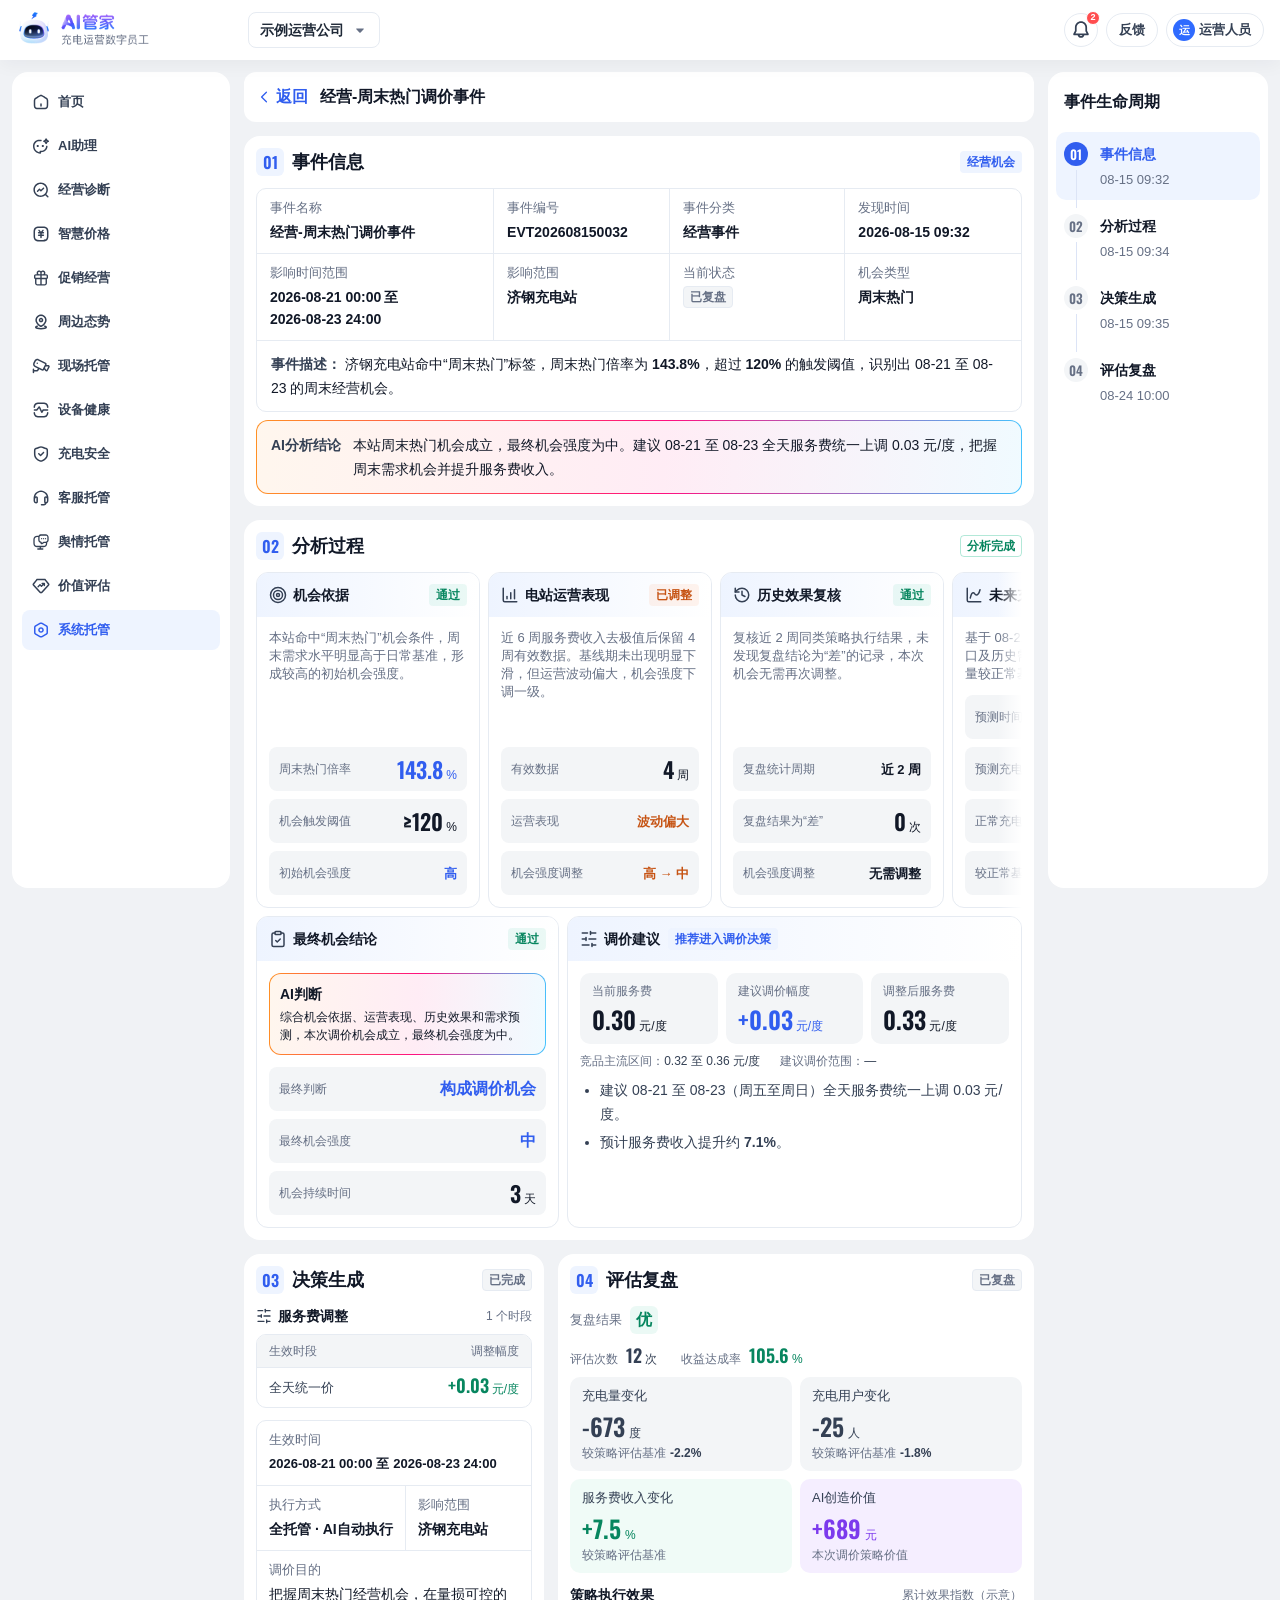
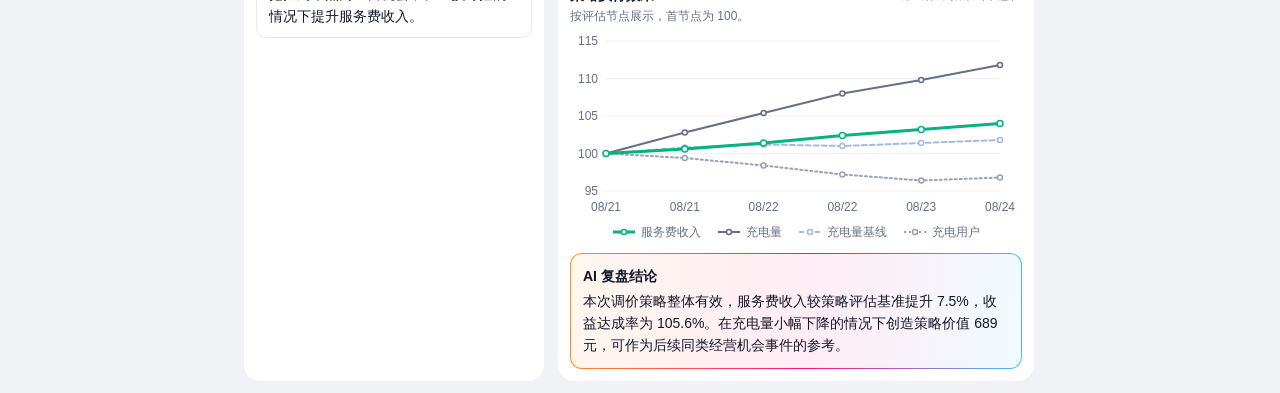
<file: 事件详情/经营机会/经营机会.html>
<!doctype html>
<html lang="zh-CN">
  <head>
    <meta charset="utf-8">
    <meta name="viewport" content="width=device-width, initial-scale=1">
    <meta name="color-scheme" content="light">
    <title>经营机会 · 五步机会评估 — AI 管家事件详情</title>
    <link rel="icon" href="data:,">
    <link rel="preload" href="./assets/fonts/Oswald-SemiBold.woff2" as="font" type="font/woff2" crossorigin>
    <link rel="stylesheet" href="./style.css?v=20260914-information-conclusion-strip">
    <script src="./app.js?v=20260914-lifecycle-group" defer></script>
  </head>
  <body>
    <div class="app-shell">
      <header class="topbar" aria-label="AI 管家顶部导航">
        <div class="topbar__left">
          <div class="brand">
            <img class="brand__logo" src="./assets/ai-butler-logo@3x.png" width="133" height="36" alt="AI管家 · 充电运营数字员工" draggable="false">
          </div>
          <div class="organization">
            <span>示例运营公司</span>
            <img class="icon icon--16" src="./assets/switch-app.svg" width="16" height="16" alt="" draggable="false">
          </div>
        </div>
        <div class="topbar__right">
          <div class="notification" aria-label="消息，2 条未读">
            <img class="icon icon--22" src="./assets/notification.svg" width="22" height="22" alt="" draggable="false">
            <span class="notification__badge" aria-hidden="true">2</span>
          </div>
          <span class="feedback">反馈</span>
          <div class="user">
            <span class="user__avatar" aria-hidden="true">运</span>
            <span>运营人员</span>
          </div>
        </div>
      </header>

      <div class="workspace workspace--event-detail">
        <aside class="sidebar">
          <nav aria-label="功能导航">
            <!-- 本阶段仅展示导航外观，不提供点击、悬浮或键盘交互。 -->
            <ul class="nav-list">
              <li class="nav-item"><img class="icon icon--18" src="./assets/nav-home.svg" width="18" height="18" alt="" draggable="false"><span>首页</span></li>
              <li class="nav-item"><img class="icon icon--18" src="./assets/nav-ai-assistant.svg" width="18" height="18" alt="" draggable="false"><span>AI助理</span></li>
              <li class="nav-item"><img class="icon icon--18" src="./assets/nav-diagnosis.svg" width="18" height="18" alt="" draggable="false"><span>经营诊断</span></li>
              <li class="nav-item"><img class="icon icon--18" src="./assets/nav-price.svg" width="18" height="18" alt="" draggable="false"><span>智慧价格</span></li>
              <li class="nav-item"><img class="icon icon--18" src="./assets/nav-promotion.svg" width="18" height="18" alt="" draggable="false"><span>促销经营</span></li>
              <li class="nav-item"><img class="icon icon--18" src="./assets/nav-surroundings.svg" width="18" height="18" alt="" draggable="false"><span>周边态势</span></li>
              <li class="nav-item"><img class="icon icon--18" src="./assets/nav-site.svg" width="18" height="18" alt="" draggable="false"><span>现场托管</span></li>
              <li class="nav-item"><img class="icon icon--18" src="./assets/nav-equipment.svg" width="18" height="18" alt="" draggable="false"><span>设备健康</span></li>
              <li class="nav-item"><img class="icon icon--18" src="./assets/nav-safety.svg" width="18" height="18" alt="" draggable="false"><span>充电安全</span></li>
              <li class="nav-item"><img class="icon icon--18" src="./assets/nav-customer-service.svg" width="18" height="18" alt="" draggable="false"><span>客服托管</span></li>
              <li class="nav-item"><img class="icon icon--18" src="./assets/nav-public-opinion.svg" width="18" height="18" alt="" draggable="false"><span>舆情托管</span></li>
              <li class="nav-item"><img class="icon icon--18" src="./assets/nav-value.svg" width="18" height="18" alt="" draggable="false"><span>价值评估</span></li>
              <li class="nav-item nav-item--selected" aria-current="page"><img class="icon icon--18" src="./assets/nav-system-selected.svg" width="18" height="18" alt="" draggable="false"><span>系统托管</span></li>
            </ul>
          </nav>
        </aside>

        <main class="content" aria-labelledby="event-title">
          <div class="event-heading">
            <span class="back-label">
              <img class="icon icon--16" src="./assets/back.svg" width="16" height="16" alt="" draggable="false">
              <span>返回</span>
            </span>
            <h1 id="event-title">经营-周末热门调价事件</h1>
          </div>
          <div class="event-canvas">
            <div class="event-sections">
              <!-- 经营机会：事件与分析数据来自原型；字段口径按 PRD 4.2、6.2 适配。 -->
              <section class="event-card" id="event-information" tabindex="-1" aria-labelledby="information-title">
                <header class="event-card__heading">
                  <span class="section-number metric-number" aria-hidden="true">01</span>
                  <h2 id="information-title">事件信息</h2>
                  <span class="status-tag status-tag--opportunity">经营机会</span>
                </header>

                <div class="event-information__body">
                  <dl class="event-fields">
                    <div class="event-field event-field--name">
                      <dt>事件名称</dt>
                      <dd>经营-周末热门调价事件</dd>
                    </div>
                    <div class="event-field">
                      <dt>事件编号</dt>
                      <dd>EVT202608150032</dd>
                    </div>
                    <div class="event-field">
                      <dt>事件分类</dt>
                      <dd>经营事件</dd>
                    </div>
                    <div class="event-field">
                      <dt>发现时间</dt>
                      <dd><time datetime="2026-08-15T09:32">2026-08-15 09:32</time></dd>
                    </div>
                    <div class="event-field event-field--period">
                      <dt>影响时间范围</dt>
                      <dd class="event-field__period"><time datetime="2026-08-21T00:00">2026-08-21 00:00</time><span>至</span><time datetime="2026-08-24T00:00">2026-08-23 24:00</time></dd>
                    </div>
                    <div class="event-field">
                      <dt>影响范围</dt>
                      <dd>济钢充电站</dd>
                    </div>
                    <div class="event-field">
                      <dt>当前状态</dt>
                      <dd><span class="status-tag status-tag--neutral" id="event-state">已复盘</span></dd>
                    </div>
                    <div class="event-field">
                      <dt>机会类型</dt>
                      <dd>周末热门</dd>
                    </div>
                    <div class="event-field event-field--description">
                      <dt>事件描述</dt>
                      <dd>济钢充电站命中“周末热门”标签，周末热门倍率为 <strong>143.8%</strong>，超过 <strong>120%</strong> 的触发阈值，识别出 08-21 至 08-23 的周末经营机会。</dd>
                    </div>
                  </dl>

                  <!-- 分析已完成时展示；结论随五步分析结果展示。 -->
                  <section class="ai-conclusion event-information__conclusion" aria-labelledby="conclusion-title">
                    <h3 id="conclusion-title">AI分析结论</h3>
                    <p id="event-analysis-summary"></p>
                  </section>
                </div>
              </section>
              <section class="event-card analysis-card" id="event-analysis" tabindex="-1" aria-labelledby="analysis-title">
                <header class="event-card__heading">
                  <span class="section-number metric-number" aria-hidden="true">02</span>
                  <h2 id="analysis-title">分析过程</h2>
                  <span class="status-tag status-tag--executing">分析完成</span>
                </header>

                <!-- 前四个过程横向展示，第二行并排展示最终机会结论和调价建议。 -->
                <div class="analysis-sections" id="opportunity-analysis-content" aria-label="五步机会分析与调价建议"></div>
              </section>

              <div class="decision-review-grid">
                <section class="event-card decision-card" id="decision-section" tabindex="-1" aria-labelledby="decision-title">
                  <header class="event-card__heading">
                    <span class="section-number metric-number" aria-hidden="true">03</span>
                    <h2 id="decision-title">决策生成</h2>
                    <span class="status-tag status-tag--neutral" id="decision-status">已完成</span>
                  </header>
                  <div class="decision-body">
                    <section class="decision-adjustment" aria-labelledby="adjustment-title">
                      <header class="decision-subheading">
                        <img src="./assets/pricing-advice.svg" width="16" height="16" alt="">
                        <h3 id="adjustment-title">服务费调整</h3>
                        <span class="decision-slot-count" id="decision-slot-count"></span>
                      </header>
                      <div class="decision-slot-frame" id="decision-slot-frame">
                        <div class="decision-slot-scroll" id="decision-slot-scroll" role="region" aria-label="服务费调整时段" tabindex="-1">
                          <table class="decision-slot-table" aria-label="各时段服务费调整幅度">
                            <colgroup><col class="decision-slot-time"><col></colgroup>
                            <thead><tr><th scope="col">生效时段</th><th scope="col">调整幅度</th></tr></thead>
                            <tbody id="decision-slot-rows"></tbody>
                          </table>
                        </div>
                      </div>
                    </section>
                    <dl class="decision-fields" aria-label="调价策略信息">
                      <div class="decision-field decision-field--wide"><dt>生效时间</dt><dd class="decision-period"><time id="decision-start"></time><span class="decision-period__end"><span>至</span><time id="decision-end"></time></span></dd></div>
                      <div class="decision-field decision-field--divided"><dt>执行方式</dt><dd id="decision-mode"></dd></div>
                      <div class="decision-field"><dt>影响范围</dt><dd id="decision-scope"></dd></div>
                      <div class="decision-field decision-field--wide"><dt>同步动作</dt><dd id="decision-sync"></dd></div>
                      <div class="decision-field decision-field--wide decision-field--purpose"><dt>调价目的</dt><dd id="decision-purpose-text"></dd></div>
                    </dl>
                  </div>
                </section>

                <section class="event-card execution-card" id="execution-review" tabindex="-1" aria-labelledby="execution-title">
                  <header class="event-card__heading">
                    <span class="section-number metric-number" aria-hidden="true">04</span>
                    <h2 id="execution-title">评估复盘</h2>
                    <span class="status-tag status-tag--neutral" id="execution-status">已复盘</span>
                  </header>
                  <div class="execution-body">
                    <div class="execution-assessment">
                      <div class="execution-grade"><span id="execution-grade-label">复盘结果</span><strong id="execution-grade">优</strong></div>
                    </div>
                    <dl class="opportunity-review-meta">
                      <div><dt>评估次数</dt><dd><span id="review-count" class="metric-number"></span><span>次</span></dd></div>
                      <div id="review-achievement"><dt>收益达成率</dt><dd class="is-positive"><span id="review-achievement-value" class="metric-number"></span><span>%</span></dd></div>
                    </dl>
                    <dl class="execution-metrics">
                      <div class="execution-metric"><dt>充电量变化</dt><dd><span class="metric-number" data-execution="volumeChange"></span><span class="execution-unit">度</span></dd><dd class="execution-change"><span>较策略评估基准</span><strong data-execution="volumeChangeRate"></strong></dd></div>
                      <div class="execution-metric"><dt>充电用户变化</dt><dd><span class="metric-number" data-execution="userChange"></span><span class="execution-unit">人</span></dd><dd class="execution-change"><span>较策略评估基准</span><strong data-execution="userChangeRate"></strong></dd></div>
                      <div class="execution-metric execution-metric--primary"><dt>服务费收入变化</dt><dd><span class="metric-number" data-execution="serviceIncomeChangeRate"></span><span class="execution-unit">%</span></dd><dd class="execution-change"><span>较策略评估基准</span></dd></div>
                      <div class="execution-metric execution-metric--value"><dt>AI创造价值</dt><dd><span class="metric-number" data-execution="pricingBenefit"></span><span class="execution-unit">元</span></dd><dd class="execution-change"><span>本次调价策略价值</span></dd></div>
                    </dl>
                    <figure class="execution-trend" aria-labelledby="execution-trend-title">
                      <div class="execution-trend__heading"><h3 id="execution-trend-title">策略执行效果</h3><span>累计效果指数（示意）</span></div>
                      <p class="execution-trend__note" id="execution-trend-note"></p>
                      <div class="execution-trend__plot" id="execution-trend-plot">
                        <svg id="execution-trend-svg" role="group" aria-label="各评估时点的累计效果指数"></svg>
                        <div class="execution-chart-tooltip" id="execution-chart-tooltip" role="tooltip" hidden></div>
                      </div>
<figcaption class="execution-trend__legend"><span><svg viewBox="0 0 24 12" aria-hidden="true"><path d="M1 6h22" stroke="#05b37f" stroke-width="3"/><circle cx="12" cy="6" r="2.5" fill="#fff" stroke="#05b37f" stroke-width="1.5"/></svg>服务费收入</span><span><svg viewBox="0 0 24 12" aria-hidden="true"><path d="M1 6h22" stroke="#667085" stroke-width="2"/><circle cx="12" cy="6" r="2.5" fill="#fff" stroke="#667085" stroke-width="1.5"/></svg>充电量</span><span><svg viewBox="0 0 24 12" aria-hidden="true"><path d="M1 6h22" stroke="#a6badf" stroke-width="2" stroke-dasharray="5 3"/><circle cx="12" cy="6" r="2.5" fill="#fff" stroke="#a6badf" stroke-width="1.5"/></svg>充电量基线</span><span><svg viewBox="0 0 24 12" aria-hidden="true"><path d="M1 6h22" stroke="#98a2b3" stroke-width="2" stroke-dasharray="2 3"/><circle cx="12" cy="6" r="2.5" fill="#fff" stroke="#98a2b3" stroke-width="1.5"/></svg>充电用户</span></figcaption>
                    </figure>
                    <section class="ai-conclusion execution-conclusion" aria-labelledby="execution-conclusion-title">
                      <h3 id="execution-conclusion-title">AI 复盘结论</h3>
                      <p id="execution-conclusion-text"></p>
                    </section>
                  </div>
                </section>
              </div>
            </div>


          </div>
        </main>

        <aside class="event-lifecycle" aria-labelledby="lifecycle-title">
          <h2 id="lifecycle-title">事件生命周期</h2>
          <nav aria-labelledby="lifecycle-title">
            <ol class="lifecycle-list">
              <li class="lifecycle-step lifecycle-step--active">
                <a class="lifecycle-link" href="#event-information" aria-current="location">
                  <span class="lifecycle-step__number metric-number" aria-hidden="true">01</span>
                  <span class="lifecycle-step__content">
                    <span class="lifecycle-step__title">事件信息</span>
                    <time datetime="2026-08-15T09:32">08-15 09:32</time>
                  </span>
                </a>
              </li>
              <li class="lifecycle-step">
                <a class="lifecycle-link" href="#event-analysis">
                  <span class="lifecycle-step__number metric-number" aria-hidden="true">02</span>
                  <span class="lifecycle-step__content">
                    <span class="lifecycle-step__title">分析过程</span>
                    <time datetime="2026-08-15T09:34">08-15 09:34</time>
                  </span>
                </a>
              </li>
              <li class="lifecycle-step">
                <a class="lifecycle-link" href="#decision-section">
                  <span class="lifecycle-step__number metric-number" aria-hidden="true">03</span>
                  <span class="lifecycle-step__content">
                    <span class="lifecycle-step__title">决策生成</span>
                    <time datetime="2026-08-15T09:35">08-15 09:35</time>
                  </span>
                </a>
              </li>
              <li class="lifecycle-step">
                <a class="lifecycle-link" href="#execution-review">
                  <span class="lifecycle-step__number metric-number" aria-hidden="true">04</span>
                  <span class="lifecycle-step__content">
                    <span class="lifecycle-step__title">评估复盘</span>
                    <time datetime="2026-08-24T10:00">08-24 10:00</time>
                  </span>
                </a>
              </li>
            </ol>
          </nav>
        </aside>
      </div>
    </div>
    <!-- 本地演示数据；缺失的基准和调价范围以 null 保留，具体口径见 README。 -->
    <script type="application/json" id="opportunity-analysis-data">
{
  "constitutesOpportunity": true,
  "eventSummary": "本站周末热门机会成立，最终机会强度为中。建议 08-21 至 08-23 全天服务费统一上调 0.03 元/度，把握周末需求机会并提升服务费收入。",
  "steps": [
    {
      "id": "opportunity-basis",
      "title": "机会依据",
      "icon": "opportunity-basis.svg",
      "status": "passed",
      "description": "本站命中“周末热门”机会条件，周末需求水平明显高于日常基准，形成较高的初始机会强度。",
      "facts": [
        {
          "label": "周末热门倍率",
          "value": 143.8,
          "unit": "%",
          "digits": 1,
          "emphasis": "primary"
        },
        {
          "label": "机会触发阈值",
          "value": 120,
          "unit": "%",
          "prefix": "≥"
        },
        {
          "label": "初始机会强度",
          "value": "高",
          "unit": "",
          "emphasis": "primary"
        }
      ]
    },
    {
      "id": "station-performance",
      "title": "电站运营表现",
      "icon": "station-performance.svg",
      "status": "adjusted",
      "description": "近 6 周服务费收入去极值后保留 4 周有效数据。基线期未出现明显下滑，但运营波动偏大，机会强度下调一级。",
      "facts": [
        {
          "label": "有效数据",
          "value": 4,
          "unit": "周"
        },
        {
          "label": "运营表现",
          "value": "波动偏大",
          "unit": "",
          "emphasis": "warning"
        },
        {
          "label": "机会强度调整",
          "value": "高 → 中",
          "unit": "",
          "emphasis": "warning"
        }
      ]
    },
    {
      "id": "history-review",
      "title": "历史效果复核",
      "icon": "history-review.svg",
      "status": "passed",
      "description": "复核近 2 周同类策略执行结果，未发现复盘结论为“差”的记录，本次机会无需再次调整。",
      "facts": [
        {
          "label": "复盘统计周期",
          "value": "近 2 周",
          "unit": ""
        },
        {
          "label": "复盘结果为“差”",
          "value": 0,
          "unit": "次"
        },
        {
          "label": "机会强度调整",
          "value": "无需调整",
          "unit": ""
        }
      ]
    },
    {
      "id": "demand-forecast",
      "title": "未来充电量预测",
      "icon": "demand-forecast.svg",
      "status": "passed",
      "description": "基于 08-21 至 08-23 的机会时间窗口及历史需求特征，预计期间充电量较正常基准提升 5.6%。",
      "facts": [
        {
          "label": "预测时间范围",
          "value": "08-21 至 08-23",
          "unit": ""
        },
        {
          "label": "预测充电量",
          "value": 15210,
          "unit": "度"
        },
        {
          "label": "正常充电量基准",
          "value": null,
          "unit": "度"
        },
        {
          "label": "较正常基准",
          "value": 5.6,
          "unit": "%",
          "prefix": "+",
          "digits": 1,
          "emphasis": "positive"
        }
      ]
    },
    {
      "id": "opportunity-conclusion",
      "title": "最终机会结论",
      "icon": "opportunity-conclusion.svg",
      "status": "passed",
      "description": "综合机会依据、运营表现、历史效果和需求预测，本次调价机会成立，最终机会强度为中。",
      "facts": [
        {
          "label": "最终判断",
          "value": "构成调价机会",
          "unit": "",
          "emphasis": "primary"
        },
        {
          "label": "最终机会强度",
          "value": "中",
          "unit": "",
          "emphasis": "primary"
        },
        {
          "label": "机会持续时间",
          "value": 3,
          "unit": "天"
        }
      ]
    }
  ],
  "advice": {
    "currentFee": 0.3,
    "competitorMin": 0.32,
    "competitorMax": 0.36,
    "adjustAmount": 0.03,
    "adjustedFee": 0.33,
    "suggestedRange": null,
    "expectedIncomeRate": 7.1,
    "scopeText": "建议 08-21 至 08-23（周五至周日）全天服务费统一上调 0.03 元/度。"
  }
}
    </script>
    <!-- 指标保留原型“变化值”口径；趋势点仅为原型 SVG 的指数示意。 -->
    <script type="application/json" id="decision-review-data">
{
  "decision": {
    "status": "COMPLETED",
    "project": "服务费",
    "startAt": "2026-08-21 00:00",
    "endAt": "2026-08-23 24:00",
    "mode": "全托管 · AI自动执行",
    "scope": "济钢充电站",
    "purpose": "把握周末热门经营机会，在量损可控的情况下提升服务费收入。",
    "slots": [
      {
        "isAllDay": true,
        "amount": 0.03
      }
    ]
  },
  "execution": {
    "phase": "REVIEWED",
    "grade": "优",
    "evaluationCount": 12,
    "achievementRate": 105.6,
    "metrics": {
      "volumeChange": -673,
      "volumeChangeRate": -2.2,
      "userChange": -25,
      "userChangeRate": -1.8,
      "serviceIncomeChangeRate": 7.5,
      "pricingBenefit": 689
    },
    "reviewConclusion": "本次调价策略整体有效，服务费收入较策略评估基准提升 7.5%，收益达成率为 105.6%。在充电量小幅下降的情况下创造策略价值 689 元，可作为后续同类经营机会事件的参考。",
    "trendSource": "prototype-svg-indices",
    "trend": [
      {
        "date": "08/21",
        "volume": 100,
        "income": 100,
        "users": 100,
        "baseline": 100
      },
      {
        "date": "08/21",
        "volume": 102.8,
        "income": 100.6,
        "users": 99.4,
        "baseline": 100.8
      },
      {
        "date": "08/22",
        "volume": 105.4,
        "income": 101.4,
        "users": 98.4,
        "baseline": 101.2
      },
      {
        "date": "08/22",
        "volume": 108,
        "income": 102.4,
        "users": 97.2,
        "baseline": 101
      },
      {
        "date": "08/23",
        "volume": 109.8,
        "income": 103.2,
        "users": 96.4,
        "baseline": 101.4
      },
      {
        "date": "08/24",
        "volume": 111.8,
        "income": 104,
        "users": 96.8,
        "baseline": 101.8
      }
    ]
  }
}
    </script>
  </body>
</html>
</file>
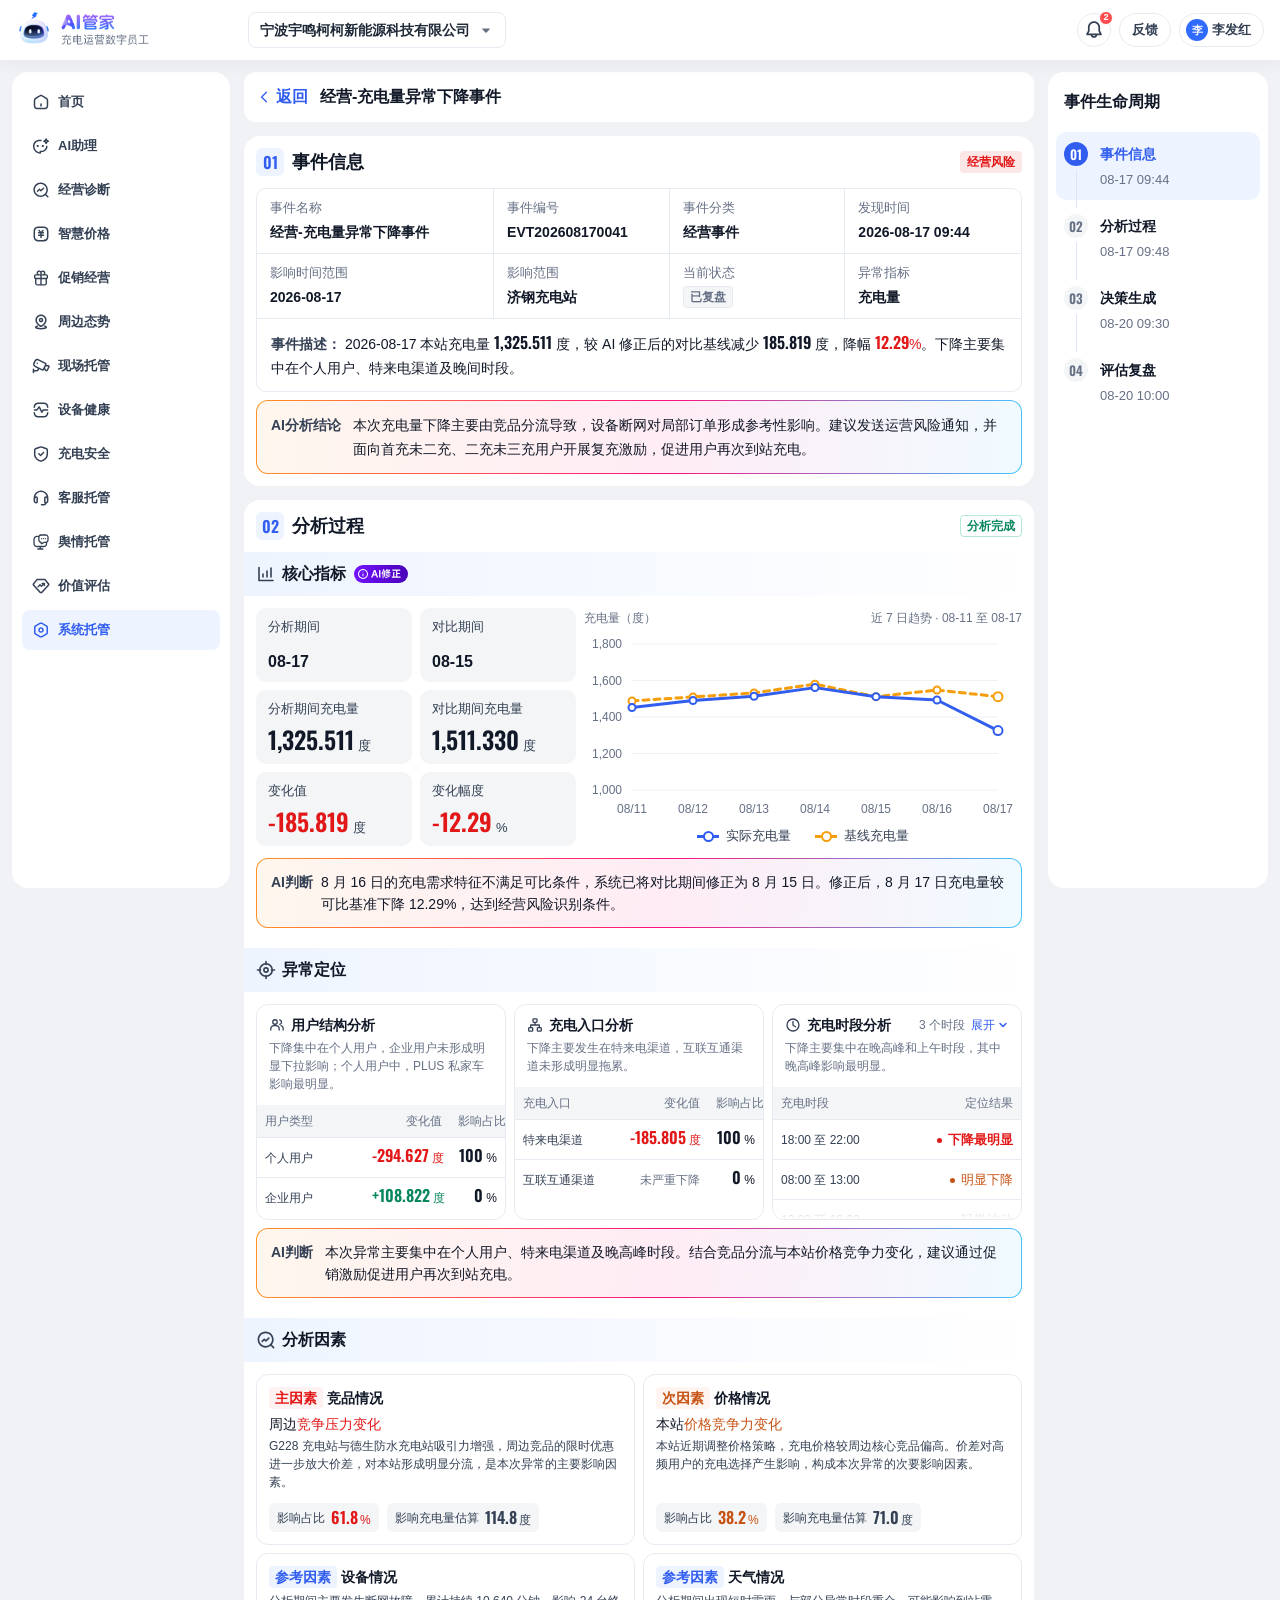
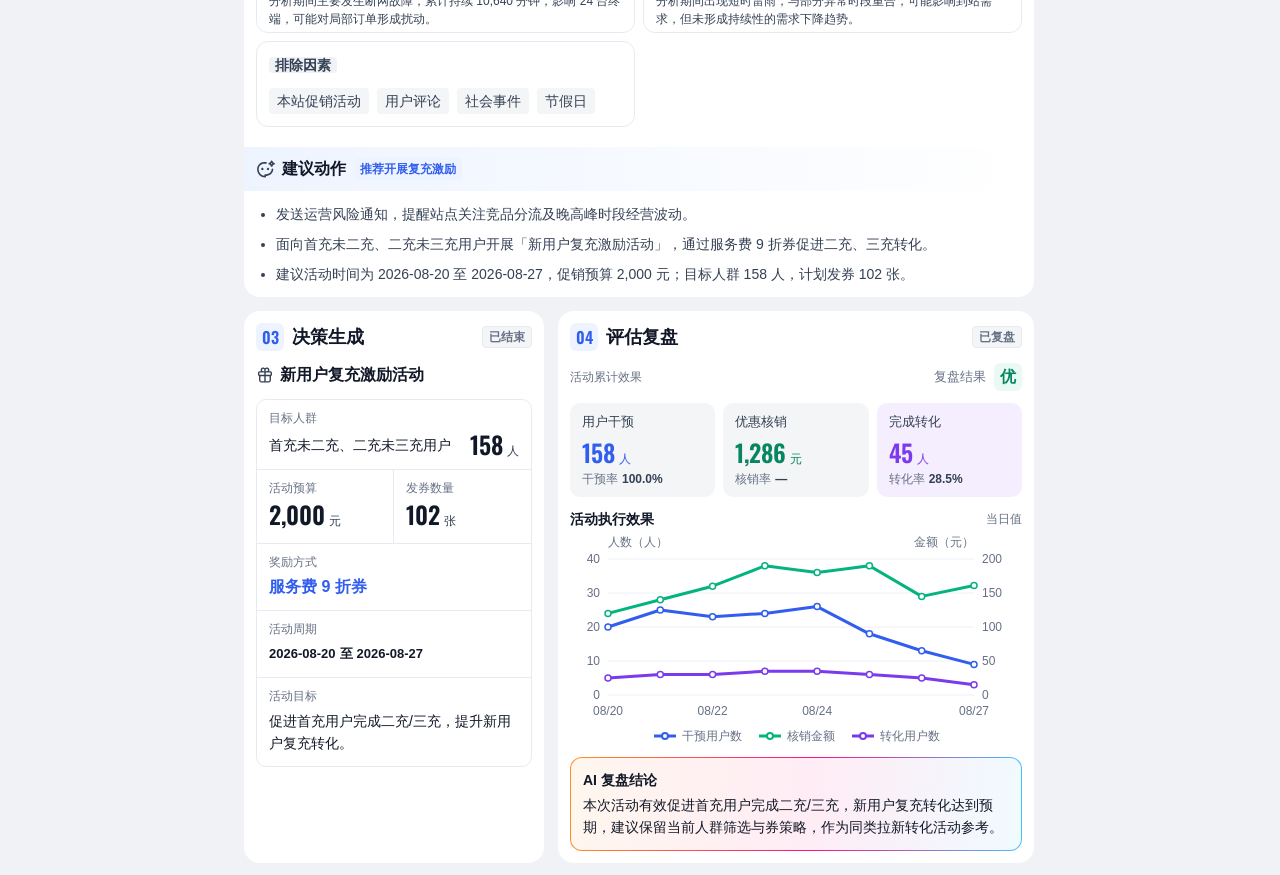
<file: 事件详情/经营风险_促销策略/经营风险_促销策略.html>
<!doctype html>
<html lang="zh-CN">
  <head>
    <meta charset="utf-8">
    <meta name="viewport" content="width=device-width, initial-scale=1">
    <meta name="color-scheme" content="light">
    <title>经营风险 · 促销策略 — AI 管家事件详情</title>
    <link rel="icon" href="data:,">
    <link rel="preload" href="./assets/fonts/Oswald-SemiBold.woff2" as="font" type="font/woff2" crossorigin>
    <link rel="stylesheet" href="./style.css?v=20260914-information-conclusion-strip">
    <script src="./app.js?v=20260914-lifecycle-group" defer></script>
  </head>
  <body>
    <div class="app-shell">
      <header class="topbar" aria-label="AI 管家顶部导航">
        <div class="topbar__left">
          <div class="brand">
            <img class="brand__logo" src="./assets/ai-butler-logo@3x.png" width="133" height="36" alt="AI管家 · 充电运营数字员工" draggable="false">
          </div>
          <div class="organization">
            <span>宁波宇鸣柯柯新能源科技有限公司</span>
            <img class="icon icon--16" src="./assets/switch-app.svg" width="16" height="16" alt="" draggable="false">
          </div>
        </div>
        <div class="topbar__right">
          <div class="notification" aria-label="消息，2 条未读">
            <img class="icon icon--22" src="./assets/notification.svg" width="22" height="22" alt="" draggable="false">
            <span class="notification__badge" aria-hidden="true">2</span>
          </div>
          <span class="feedback">反馈</span>
          <div class="user">
            <span class="user__avatar" aria-hidden="true">李</span>
            <span>李发红</span>
          </div>
        </div>
      </header>

      <div class="workspace workspace--event-detail">
        <aside class="sidebar">
          <nav aria-label="功能导航">
            <!-- 本阶段仅展示导航外观，不提供点击、悬浮或键盘交互。 -->
            <ul class="nav-list">
              <li class="nav-item"><img class="icon icon--18" src="./assets/nav-home.svg" width="18" height="18" alt="" draggable="false"><span>首页</span></li>
              <li class="nav-item"><img class="icon icon--18" src="./assets/nav-ai-assistant.svg" width="18" height="18" alt="" draggable="false"><span>AI助理</span></li>
              <li class="nav-item"><img class="icon icon--18" src="./assets/nav-diagnosis.svg" width="18" height="18" alt="" draggable="false"><span>经营诊断</span></li>
              <li class="nav-item"><img class="icon icon--18" src="./assets/nav-price.svg" width="18" height="18" alt="" draggable="false"><span>智慧价格</span></li>
              <li class="nav-item"><img class="icon icon--18" src="./assets/nav-promotion.svg" width="18" height="18" alt="" draggable="false"><span>促销经营</span></li>
              <li class="nav-item"><img class="icon icon--18" src="./assets/nav-surroundings.svg" width="18" height="18" alt="" draggable="false"><span>周边态势</span></li>
              <li class="nav-item"><img class="icon icon--18" src="./assets/nav-site.svg" width="18" height="18" alt="" draggable="false"><span>现场托管</span></li>
              <li class="nav-item"><img class="icon icon--18" src="./assets/nav-equipment.svg" width="18" height="18" alt="" draggable="false"><span>设备健康</span></li>
              <li class="nav-item"><img class="icon icon--18" src="./assets/nav-safety.svg" width="18" height="18" alt="" draggable="false"><span>充电安全</span></li>
              <li class="nav-item"><img class="icon icon--18" src="./assets/nav-customer-service.svg" width="18" height="18" alt="" draggable="false"><span>客服托管</span></li>
              <li class="nav-item"><img class="icon icon--18" src="./assets/nav-public-opinion.svg" width="18" height="18" alt="" draggable="false"><span>舆情托管</span></li>
              <li class="nav-item"><img class="icon icon--18" src="./assets/nav-value.svg" width="18" height="18" alt="" draggable="false"><span>价值评估</span></li>
              <li class="nav-item nav-item--selected" aria-current="page"><img class="icon icon--18" src="./assets/nav-system-selected.svg" width="18" height="18" alt="" draggable="false"><span>系统托管</span></li>
            </ul>
          </nav>
        </aside>

        <main class="content" aria-labelledby="event-title">
          <div class="event-heading">
            <span class="back-label">
              <img class="icon icon--16" src="./assets/back.svg" width="16" height="16" alt="" draggable="false">
              <span>返回</span>
            </span>
            <h1 id="event-title">经营-充电量异常下降事件</h1>
          </div>
          <div class="event-canvas">
            <div class="event-sections">
              <!-- 事件信息采用促销原型的单日经营风险示例；原型遗留的调价建议按促销场景修正。 -->
              <section class="event-card" id="event-information" tabindex="-1" aria-labelledby="information-title">
                <header class="event-card__heading">
                  <span class="section-number metric-number" aria-hidden="true">01</span>
                  <h2 id="information-title">事件信息</h2>
                  <span class="status-tag status-tag--risk">经营风险</span>
                </header>

                <div class="event-information__body">
                  <dl class="event-fields">
                    <div class="event-field event-field--name">
                      <dt>事件名称</dt>
                      <dd>经营-充电量异常下降事件</dd>
                    </div>
                    <div class="event-field">
                      <dt>事件编号</dt>
                      <dd>EVT202608170041</dd>
                    </div>
                    <div class="event-field">
                      <dt>事件分类</dt>
                      <dd>经营事件</dd>
                    </div>
                    <div class="event-field">
                      <dt>发现时间</dt>
                      <dd><time datetime="2026-08-17T09:44">2026-08-17 09:44</time></dd>
                    </div>
                    <div class="event-field event-field--period">
                      <dt>影响时间范围</dt>
                      <dd class="event-field__period"><time datetime="2026-08-17">2026-08-17</time></dd>
                    </div>
                    <div class="event-field">
                      <dt>影响范围</dt>
                      <dd>济钢充电站</dd>
                    </div>
                    <div class="event-field">
                      <dt>当前状态</dt>
                      <dd><span class="status-tag status-tag--neutral" id="event-current-status">已复盘</span></dd>
                    </div>
                    <div class="event-field">
                      <dt>异常指标</dt>
                      <dd>充电量</dd>
                    </div>
                    <div class="event-field event-field--description">
                      <dt>事件描述</dt>
                      <dd>2026-08-17 本站充电量 <span class="inline-metric"><span class="metric-number">1,325.511</span> 度</span>，较 AI 修正后的对比基线减少 <span class="inline-metric"><span class="metric-number">185.819</span> 度</span>，降幅 <span class="inline-metric inline-metric--risk"><span class="metric-number">12.29</span>%</span>。下降主要集中在个人用户、特来电渠道及晚间时段。</dd>
                    </div>
                  </dl>

                  <!-- PRD 3.2：分析完成后展示结论；保留经营风险场景，建议衔接原型的新用户复充活动。 -->
                  <section class="ai-conclusion event-information__conclusion" aria-labelledby="conclusion-title">
                    <h3 id="conclusion-title">AI分析结论</h3>
                    <p>本次充电量下降主要由竞品分流导致，设备断网对局部订单形成参考性影响。建议发送运营风险通知，并面向首充未二充、二充未三充用户开展复充激励，促进用户再次到站充电。</p>
                  </section>
                </div>
              </section>
              <section class="event-card analysis-card" id="event-analysis" tabindex="-1" aria-labelledby="analysis-title">
                <header class="event-card__heading">
                  <span class="section-number metric-number" aria-hidden="true">02</span>
                  <h2 id="analysis-title">分析过程</h2>
                  <span class="status-tag status-tag--executing">分析完成</span>
                </header>

                <!-- 四个同级分析模块始终展示，使用渐变标题横幅分隔。 -->
                <div class="analysis-sections">
                  <section class="analysis-block" id="core-metrics" aria-labelledby="core-title">
                    <header class="analysis-block__heading">
                      <img class="analysis-block__icon" src="./assets/core-metrics.svg" width="20" height="20" alt="">
                      <h3 id="core-title">核心指标</h3>
                      <div class="ai-correction" id="ai-correction" hidden>
                        <button class="ai-correction__badge" type="button" aria-label="AI 修正，查看基线修正说明" aria-describedby="correction-explanation">
                          <img class="ai-correction__artwork" src="./assets/AI修正.svg" width="54" height="18" alt="">
                        </button>
                        <div class="ai-correction__tooltip" id="correction-explanation" role="tooltip">
                          <strong>基线修正说明</strong>
                          <p id="correction-explanation-text"></p>
                        </div>
                      </div>
                    </header>

                    <dl class="core-metrics-grid" id="core-metrics-content">
                      <div class="core-metric core-metric--analysis-period">
                        <dt>分析期间</dt>
                        <dd class="core-metric__period" data-core="analysisPeriod">08-17</dd>
                      </div>
                      <div class="core-metric core-metric--analysis-volume">
                        <dt>分析期间充电量</dt>
                        <dd><span class="metric-number" data-core="analysisValue">1,325.511</span><span class="core-metric__unit">度</span></dd>
                      </div>
                      <div class="core-metric core-metric--change-value">
                        <dt>变化值</dt>
                        <dd><span class="metric-number" data-core="changeValue">-185.819</span><span class="core-metric__unit">度</span></dd>
                      </div>
                      <div class="core-metric core-metric--compare-period">
                        <dt>对比期间</dt>
                        <dd class="core-metric__period" data-core="comparePeriod">08-15</dd>
                      </div>
                      <div class="core-metric core-metric--compare-volume">
                        <dt>对比期间充电量</dt>
                        <dd><span class="metric-number" data-core="compareValue">1,511.330</span><span class="core-metric__unit">度</span></dd>
                      </div>
                      <div class="core-metric core-metric--change-rate">
                        <dt>变化幅度</dt>
                        <dd><span class="metric-number" data-core="changeRate">-12.29</span><span class="core-metric__unit">%</span></dd>
                      </div>
                    </dl>

                    <figure class="core-trend" id="core-trend-content" aria-labelledby="core-trend-caption">
                      <div class="core-trend__heading"><span>充电量（度）</span><span>近 7 日趋势 · 08-11 至 08-17</span></div>
                      <div class="core-trend__plot" id="core-trend-plot">
                        <svg id="core-trend-svg" role="group" aria-label="近 7 日实际充电量与基线充电量趋势，08-17 为分析日"></svg>
                        <div class="chart-tooltip" id="core-chart-tooltip" role="tooltip" hidden></div>
                      </div>
                      <figcaption class="core-trend__legend" id="core-trend-caption">
                        <span><i class="legend-line legend-line--actual" aria-hidden="true"></i>实际充电量</span>
                        <span><i class="legend-line legend-line--baseline" aria-hidden="true"></i>基线充电量</span>
                      </figcaption>
                    </figure>

                    <section class="ai-conclusion core-judgement" id="core-judgement" aria-labelledby="core-judgement-title" hidden>
                      <h4 id="core-judgement-title">AI判断</h4>
                      <p id="core-judgement-text"></p>
                    </section>
                  </section>

                  <section class="analysis-block anomaly-block" id="anomaly-location" aria-labelledby="anomaly-title">
                    <header class="analysis-block__heading">
                      <img class="analysis-block__icon" src="./assets/anomaly-location.svg" width="20" height="20" alt="">
                      <h3 id="anomaly-title">异常定位</h3>
                    </header>

                    <div class="anomaly-grid" id="anomaly-content">
                      <div class="anomaly-stack">
                        <section class="anomaly-card" aria-labelledby="user-analysis-title">
                          <header class="anomaly-card__heading">
                            <img src="./assets/analysis-users.svg" width="16" height="16" alt="">
                            <h4 id="user-analysis-title">用户结构分析</h4>
                          </header>
                          <p class="anomaly-card__conclusion"><span id="anomaly-user-conclusion"></span></p>
                          <div class="anomaly-table-wrap">
                            <table class="anomaly-table" aria-label="用户结构变化值与影响占比">
                              <colgroup><col class="anomaly-col-name"><col class="anomaly-col-value"><col class="anomaly-col-share"></colgroup>
                              <thead><tr><th scope="col">用户类型</th><th scope="col">变化值</th><th scope="col">影响占比</th></tr></thead>
                              <tbody id="anomaly-user-rows"></tbody>
                            </table>
                          </div>
                        </section>

                        <section class="anomaly-card" aria-labelledby="channel-analysis-title">
                          <header class="anomaly-card__heading">
                            <img src="./assets/analysis-channel.svg" width="16" height="16" alt="">
                            <h4 id="channel-analysis-title">充电入口分析</h4>
                          </header>
                          <p class="anomaly-card__conclusion"><span id="anomaly-channel-conclusion"></span></p>
                          <div class="anomaly-table-wrap">
                            <table class="anomaly-table" aria-label="充电入口变化值与影响占比">
                              <colgroup><col class="anomaly-col-name"><col class="anomaly-col-value"><col class="anomaly-col-share"></colgroup>
                              <thead><tr><th scope="col">充电入口</th><th scope="col">变化值</th><th scope="col">影响占比</th></tr></thead>
                              <tbody id="anomaly-channel-rows"></tbody>
                            </table>
                          </div>
                        </section>

                      </div>

                      <section class="anomaly-card anomaly-card--time" aria-labelledby="time-analysis-title">
                        <header class="anomaly-card__heading">
                          <img src="./assets/analysis-time.svg" width="16" height="16" alt="">
                          <h4 id="time-analysis-title">充电时段分析</h4>
                          <span class="anomaly-time-count" id="anomaly-time-count"></span>
                          <button class="anomaly-time-toggle" id="anomaly-time-toggle" type="button" aria-expanded="false" aria-controls="anomaly-time-scroll" hidden>
                            <span>展开</span>
                            <svg width="12" height="12" viewBox="0 0 12 12" fill="none" aria-hidden="true"><path d="m3 4.5 3 3 3-3" stroke="currentColor" stroke-width="1.5" stroke-linecap="round" stroke-linejoin="round"/></svg>
                          </button>
                        </header>
                        <p class="anomaly-card__conclusion"><span id="anomaly-time-conclusion"></span></p>
                        <div class="anomaly-table-wrap anomaly-time-frame">
                          <div class="anomaly-time-scroll" id="anomaly-time-scroll" role="region" aria-label="充电时段列表" tabindex="-1">
                            <table class="anomaly-table" aria-label="充电时段分析结果">
                              <colgroup><col class="anomaly-col-name"><col class="anomaly-col-value"><col class="anomaly-col-share"></colgroup>
                              <thead><tr><th scope="col">充电时段</th><th scope="col">变化值</th><th scope="col">影响占比</th></tr></thead>
                              <tbody id="anomaly-time-rows"></tbody>
                            </table>
                          </div>
                        </div>
                      </section>

                      <section class="ai-conclusion anomaly-cross-conclusion" aria-labelledby="cross-conclusion-title">
                        <h4 id="cross-conclusion-title">AI判断</h4>
                        <p id="anomaly-cross-conclusion"></p>
                      </section>
                    </div>
                  </section>

                  <section class="analysis-block factor-analysis" id="analysis-factors" aria-labelledby="factors-title">
                    <header class="analysis-block__heading">
                      <img class="analysis-block__icon" src="./assets/nav-diagnosis.svg" width="20" height="20" alt="">
                      <h3 id="factors-title">分析因素</h3>
                    </header>

                    <div class="factor-groups" id="factors-content">

                      <section class="factor-group factor-card factor-group--primary factor-group--main" aria-labelledby="main-factor-title">
                        <header class="factor-group__heading">
                          <span class="factor-role">主因素</span>
                          <h4 id="main-factor-title">竞品情况</h4>
                        </header>
                        <div class="factor-primary-body">
                          <div class="factor-explanation">
                            <h5 class="factor-summary">周边<span class="factor-keyword">竞争压力变化</span></h5>
                            <p class="factor-description">G228 充电站与德生防水充电站吸引力增强，周边竞品的限时优惠进一步放大价差，对本站形成明显分流，是本次异常的主要影响因素。</p>
                          </div>
                          <dl class="factor-metrics">
                            <div class="factor-metrics__share"><dt>影响占比</dt><dd><span class="metric-number">61.8</span><span class="factor-metrics__unit">%</span></dd></div>
                            <div class="factor-metrics__estimate"><dt>影响充电量估算</dt><dd><span class="metric-number">114.8</span><span class="factor-metrics__unit">度</span></dd></div>
                          </dl>
                        </div>
                      </section>

                      <section class="factor-group factor-card factor-group--primary factor-group--secondary" aria-labelledby="secondary-factor-title">
                        <header class="factor-group__heading">
                          <span class="factor-role">次因素</span>
                          <h4 id="secondary-factor-title">价格情况</h4>
                        </header>
                        <div class="factor-primary-body">
                          <div class="factor-explanation">
                            <h5 class="factor-summary">本站<span class="factor-keyword">价格竞争力变化</span></h5>
                            <p class="factor-description">本站近期调整价格策略，充电价格较周边核心竞品偏高。价差对高频用户的充电选择产生影响，构成本次异常的次要影响因素。</p>
                          </div>
                          <dl class="factor-metrics">
                            <div class="factor-metrics__share"><dt>影响占比</dt><dd><span class="metric-number">38.2</span><span class="factor-metrics__unit">%</span></dd></div>
                            <div class="factor-metrics__estimate"><dt>影响充电量估算</dt><dd><span class="metric-number">71.0</span><span class="factor-metrics__unit">度</span></dd></div>
                          </dl>
                        </div>
                      </section>

                      <section class="factor-group factor-card factor-group--reference" aria-labelledby="equipment-factor-title">
                        <header class="factor-group__heading">
                          <span class="factor-role">参考因素</span>
                          <h4 id="equipment-factor-title">设备情况</h4>
                        </header>
                        <p class="factor-description">分析期间主要发生断网故障，累计持续 10,640 分钟，影响 24 台终端，可能对局部订单形成扰动。</p>
                      </section>

                      <section class="factor-group factor-card factor-group--reference" aria-labelledby="weather-factor-title">
                        <header class="factor-group__heading">
                          <span class="factor-role">参考因素</span>
                          <h4 id="weather-factor-title">天气情况</h4>
                        </header>
                        <p class="factor-description">分析期间出现短时雷雨，与部分异常时段重合，可能影响到站需求，但未形成持续性的需求下降趋势。</p>
                      </section>

                      <section class="factor-group factor-card factor-group--excluded" aria-labelledby="excluded-factors-title">
                      <header class="factor-group__heading"><h4 id="excluded-factors-title"><span class="factor-role">排除因素</span></h4></header>
                      <ul class="factor-excluded-list" aria-label="已排除的因素">
                        <li>本站促销活动</li><li>用户评论</li><li>社会事件</li><li>节假日</li>
                      </ul>
                    </section>

                    </div>
                  </section>

                  <!-- 建议动作是分析过程的最终子模块，与分析因素同级。 -->
                  <section class="analysis-block suggested-actions" id="suggested-actions" aria-labelledby="suggested-actions-title">
                    <header class="analysis-block__heading">
                      <img class="analysis-block__icon" src="./assets/nav-ai-assistant.svg" width="20" height="20" alt="">
                      <h3 id="suggested-actions-title">建议动作</h3>
                      <span class="action-recommendation">推荐开展复充激励</span>
                    </header>
                    <ul class="suggested-actions__list" id="actions-content" aria-label="建议动作列表">
                      <li>发送运营风险通知，提醒站点关注竞品分流及晚高峰时段经营波动。</li>
                      <li>面向首充未二充、二充未三充用户开展「新用户复充激励活动」，通过服务费 9 折券促进二充、三充转化。</li>
                      <li>建议活动时间为 2026-08-20 至 2026-08-27，促销预算 2,000 元；目标人群 158 人，计划发券 102 张。</li>
                    </ul>
                  </section>
                </div>
              </section>

              <div class="decision-review-grid">
                <section class="event-card decision-card" id="decision-section" tabindex="-1" aria-labelledby="decision-title">
                  <header class="event-card__heading">
                    <span class="section-number metric-number" aria-hidden="true">03</span>
                    <h2 id="decision-title">决策生成</h2>
                    <span class="status-tag status-tag--neutral" id="decision-status">已结束</span>
                  </header>
                  <div class="decision-body">
                    <div class="promo-activity-heading">
                      <img src="./assets/nav-promotion.svg" width="18" height="18" alt="">
                      <h3 id="promo-activity-title">新用户复充激励活动</h3>
                    </div>
                    <dl class="decision-fields" aria-label="促销活动方案">
                      <div class="decision-field decision-field--wide">
                        <dt>目标人群</dt>
                        <dd class="promo-audience"><span id="promo-audience"></span><span class="promo-field-number"><span class="metric-number" id="promo-selected-users"></span><small>人</small></span></dd>
                      </div>
                      <div class="decision-field decision-field--divided"><dt>活动预算</dt><dd class="promo-field-number"><span class="metric-number" id="promo-budget"></span><small>元</small></dd></div>
                      <div class="decision-field"><dt>发券数量</dt><dd class="promo-field-number"><span class="metric-number" id="promo-coupon-count"></span><small>张</small></dd></div>
                      <div class="decision-field decision-field--wide"><dt>奖励方式</dt><dd class="promo-reward" id="promo-reward"></dd></div>
                      <div class="decision-field decision-field--wide"><dt>活动周期</dt><dd class="decision-period"><time id="promo-start"></time><span>至</span><time id="promo-end"></time></dd></div>
                      <div class="decision-field decision-field--wide decision-field--purpose"><dt>活动目标</dt><dd id="promo-goal"></dd></div>
                    </dl>
                  </div>
                </section>

                <section class="event-card execution-card" id="execution-review" tabindex="-1" aria-labelledby="execution-title">
                  <header class="event-card__heading">
                    <span class="section-number metric-number" aria-hidden="true">04</span>
                    <h2 id="execution-title">评估复盘</h2>
                    <span class="status-tag status-tag--neutral" id="execution-status">已复盘</span>
                  </header>
                  <div class="execution-body">
                    <div class="execution-assessment">
                      <span class="execution-scope">活动累计效果</span>
                      <div class="execution-grade"><span id="execution-grade-label">复盘结果</span><strong id="execution-grade">优</strong></div>
                    </div>
                    <dl class="execution-metrics" aria-label="促销活动累计指标">
                      <div class="execution-metric execution-metric--intervene"><dt>用户干预</dt><dd><span class="metric-number" data-execution="interveneCount"></span><span class="execution-unit">人</span></dd><dd class="execution-change"><span>干预率</span><strong data-execution="interveneRate"></strong></dd></div>
                      <div class="execution-metric execution-metric--redeem"><dt>优惠核销</dt><dd><span class="metric-number" data-execution="redeemAmount"></span><span class="execution-unit">元</span></dd><dd class="execution-change"><span>核销率</span><strong data-execution="redeemRate"></strong></dd></div>
                      <div class="execution-metric execution-metric--convert"><dt>完成转化</dt><dd><span class="metric-number" data-execution="convertCount"></span><span class="execution-unit">人</span></dd><dd class="execution-change"><span>转化率</span><strong data-execution="convertRate"></strong></dd></div>
                    </dl>
                    <figure class="execution-trend" aria-labelledby="execution-trend-title">
                      <div class="execution-trend__heading"><h3 id="execution-trend-title">活动执行效果</h3><span>当日值</span></div>
                      <div class="execution-trend__plot" id="execution-trend-plot">
                        <svg id="execution-trend-svg" role="group" aria-label="每日干预用户数、核销金额与转化用户数"></svg>
                        <div class="execution-chart-tooltip" id="execution-chart-tooltip" role="tooltip" hidden></div>
                      </div>
                      <figcaption class="execution-trend__legend">
                        <span><svg viewBox="0 0 24 12" aria-hidden="true"><path d="M1 6h22" stroke="#315eef" stroke-width="3"/><circle cx="12" cy="6" r="3" fill="#fff" stroke="#315eef" stroke-width="2"/></svg>干预用户数</span>
                        <span><svg viewBox="0 0 24 12" aria-hidden="true"><path d="M1 6h22" stroke="#05b37f" stroke-width="3"/><circle cx="12" cy="6" r="3" fill="#fff" stroke="#05b37f" stroke-width="2"/></svg>核销金额</span>
                        <span><svg viewBox="0 0 24 12" aria-hidden="true"><path d="M1 6h22" stroke="#7c3aed" stroke-width="3"/><circle cx="12" cy="6" r="3" fill="#fff" stroke="#7c3aed" stroke-width="2"/></svg>转化用户数</span>
                      </figcaption>
                    </figure>
                    <section class="ai-conclusion execution-conclusion" aria-labelledby="execution-conclusion-title">
                      <h3 id="execution-conclusion-title">AI 复盘结论</h3>
                      <p id="execution-conclusion-text"></p>
                    </section>
                  </div>
                </section>
              </div>
            </div>


          </div>
        </main>

        <aside class="event-lifecycle" aria-labelledby="lifecycle-title">
          <h2 id="lifecycle-title">事件生命周期</h2>
          <nav aria-labelledby="lifecycle-title">
            <ol class="lifecycle-list">
              <li class="lifecycle-step lifecycle-step--active">
                <a class="lifecycle-link" href="#event-information" aria-current="location">
                  <span class="lifecycle-step__number metric-number" aria-hidden="true">01</span>
                  <span class="lifecycle-step__content">
                    <span class="lifecycle-step__title">事件信息</span>
                    <time datetime="2026-08-17T09:44">08-17 09:44</time>
                  </span>
                </a>
              </li>
              <li class="lifecycle-step">
                <a class="lifecycle-link" href="#event-analysis">
                  <span class="lifecycle-step__number metric-number" aria-hidden="true">02</span>
                  <span class="lifecycle-step__content">
                    <span class="lifecycle-step__title">分析过程</span>
                    <time datetime="2026-08-17T09:48">08-17 09:48</time>
                  </span>
                </a>
              </li>
              <li class="lifecycle-step">
                <a class="lifecycle-link" href="#decision-section">
                  <span class="lifecycle-step__number metric-number" aria-hidden="true">03</span>
                  <span class="lifecycle-step__content">
                    <span class="lifecycle-step__title">决策生成</span>
                    <time datetime="2026-08-20T09:30">08-20 09:30</time>
                  </span>
                </a>
              </li>
              <li class="lifecycle-step">
                <a class="lifecycle-link" href="#execution-review">
                  <span class="lifecycle-step__number metric-number" aria-hidden="true">04</span>
                  <span class="lifecycle-step__content">
                    <span class="lifecycle-step__title">评估复盘</span>
                    <time datetime="2026-08-20T10:00">08-20 10:00</time>
                  </span>
                </a>
              </li>
            </ol>
          </nav>
        </aside>
      </div>
    </div>
    <!-- 采用产品原型 mock.analysis.core。corrected 为 false 或缺失时，整个 AI 修正提示隐藏。 -->
    <script type="application/json" id="core-analysis-data">
      {
        "analysisPeriod": "08-17",
        "analysisValue": 1325.511,
        "comparePeriod": "08-15",
        "compareValue": 1511.330,
        "changeValue": -185.819,
        "changeRate": -12.29,
        "judgement": "8 月 16 日的充电需求特征不满足可比条件，系统已将对比期间修正为 8 月 15 日。修正后，8 月 17 日充电量较可比基准下降 12.29%，达到经营风险识别条件。",
        "baselineCorrection": {
          "corrected": true,
          "description": "按基线规则，系统优先选取 08-16 作为对比期间；因该日期的充电需求特征不满足可比条件，继续向前回溯 1 天，最终选取 08-15 作为对比期间。"
        },
        "trend": [
          {"analysisDate":"08/11","actual":1452,"baseline":1488},
          {"analysisDate":"08/12","actual":1490,"baseline":1510},
          {"analysisDate":"08/13","actual":1514,"baseline":1532},
          {"analysisDate":"08/14","actual":1561,"baseline":1580},
          {"analysisDate":"08/15","actual":1511.330,"baseline":1511.330},
          {"analysisDate":"08/16","actual":1493,"baseline":1548},
          {"analysisDate":"08/17","compareDate":"08/15","actual":1325.511,"baseline":1511.330,"isAnalysisDay":true}
        ]
      }
    </script>
    <!-- 用户/渠道影响占比遵循 PRD；时段只提供定性结果，不把调价 Demo 的周期电量挪用为单日数据。支持量化列、任意时段数量及全天统一价。 -->
    <script type="application/json" id="anomaly-analysis-data">
      {
        "isPartner": false,
        "user": {
          "personal": {"value": -294.627, "contributionRate": 100},
          "enterprise": {"value": 108.822, "contributionRate": 0},
          "conclusion": "下降集中在个人用户，企业用户未形成明显下拉影响；个人用户中，PLUS 私家车影响最明显。"
        },
        "channel": {
          "primary": {"value": -185.805, "contributionRate": 100},
          "interconnect": {"value": null, "valueLabel": "未严重下降", "contributionRate": 0},
          "conclusion": "下降主要发生在主渠道，互联互通渠道未形成明显拖累。"
        },
        "timeSlots": [
          {"slot": "18:00 至 22:00", "result": "下降最明显", "severity": "severe"},
          {"slot": "08:00 至 13:00", "result": "明显下降", "severity": "drop"},
          {"slot": "13:00 至 18:00", "result": "轻微波动", "severity": "normal"}
        ],
        "timeConclusion": "下降主要集中在晚高峰和上午时段，其中晚高峰影响最明显。",
        "crossConclusion": "本次异常主要集中在个人用户、主渠道及晚高峰时段。结合竞品分流与本站价格竞争力变化，建议通过促销激励促进用户再次到站充电。"
      }
    </script>
    <!-- 促销原型的活动方案与累计指标。核销率未提供；趋势以累计示例序列及零起点按日差分，详见 README。 -->
    <script type="application/json" id="decision-review-data">
      {
        "decision": {
          "status": "COMPLETED",
          "sceneType": "NEW_USER_RECHARGE",
          "title": "新用户复充激励活动",
          "audience": "首充未二充、二充未三充用户",
          "selectedUsers": 158,
          "couponCount": 102,
          "periodStart": "2026-08-20",
          "periodEnd": "2026-08-27",
          "budget": 2000,
          "reward": "服务费 9 折券"
        },
        "execution": {
          "phase": "REVIEWED",
          "gradeName": "优",
          "interveneTarget": 158,
          "interveneCount": 158,
          "interveneRate": 100.0,
          "redeemAmount": 1286,
          "redeemRate": null,
          "convertCount": 45,
          "convertRate": 28.5,
          "trendBasis": "cumulative",
          "trendInitialValues": {
            "intervene": 0,
            "redeemAmount": 0,
            "convert": 0
          },
          "trend": [
            {
              "date": "08/20",
              "intervene": 20,
              "redeemAmount": 120,
              "convert": 5
            },
            {
              "date": "08/21",
              "intervene": 45,
              "redeemAmount": 260,
              "convert": 11
            },
            {
              "date": "08/22",
              "intervene": 68,
              "redeemAmount": 420,
              "convert": 17
            },
            {
              "date": "08/23",
              "intervene": 92,
              "redeemAmount": 610,
              "convert": 24
            },
            {
              "date": "08/24",
              "intervene": 118,
              "redeemAmount": 790,
              "convert": 31
            },
            {
              "date": "08/25",
              "intervene": 136,
              "redeemAmount": 980,
              "convert": 37
            },
            {
              "date": "08/26",
              "intervene": 149,
              "redeemAmount": 1125,
              "convert": 42
            },
            {
              "date": "08/27",
              "intervene": 158,
              "redeemAmount": 1286,
              "convert": 45
            }
          ]
        }
      }
    </script>
  </body>
</html>
</file>
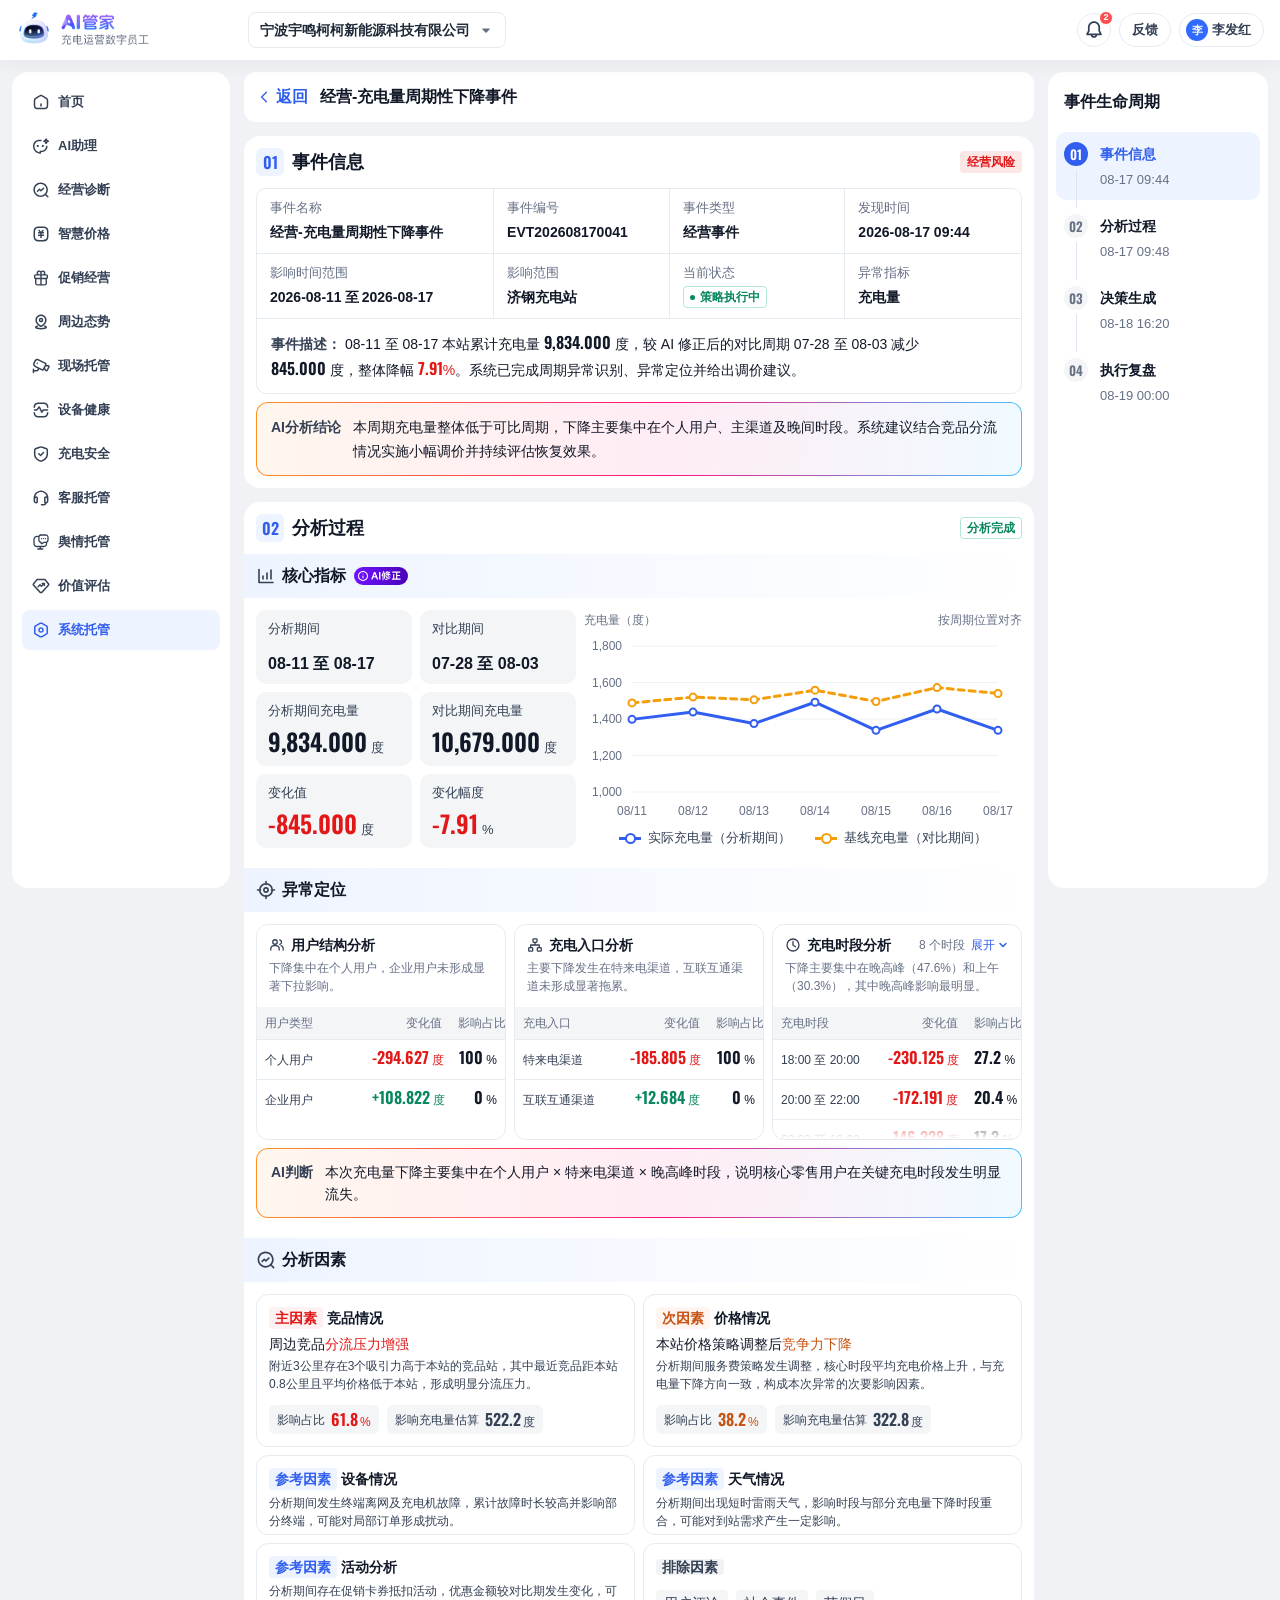
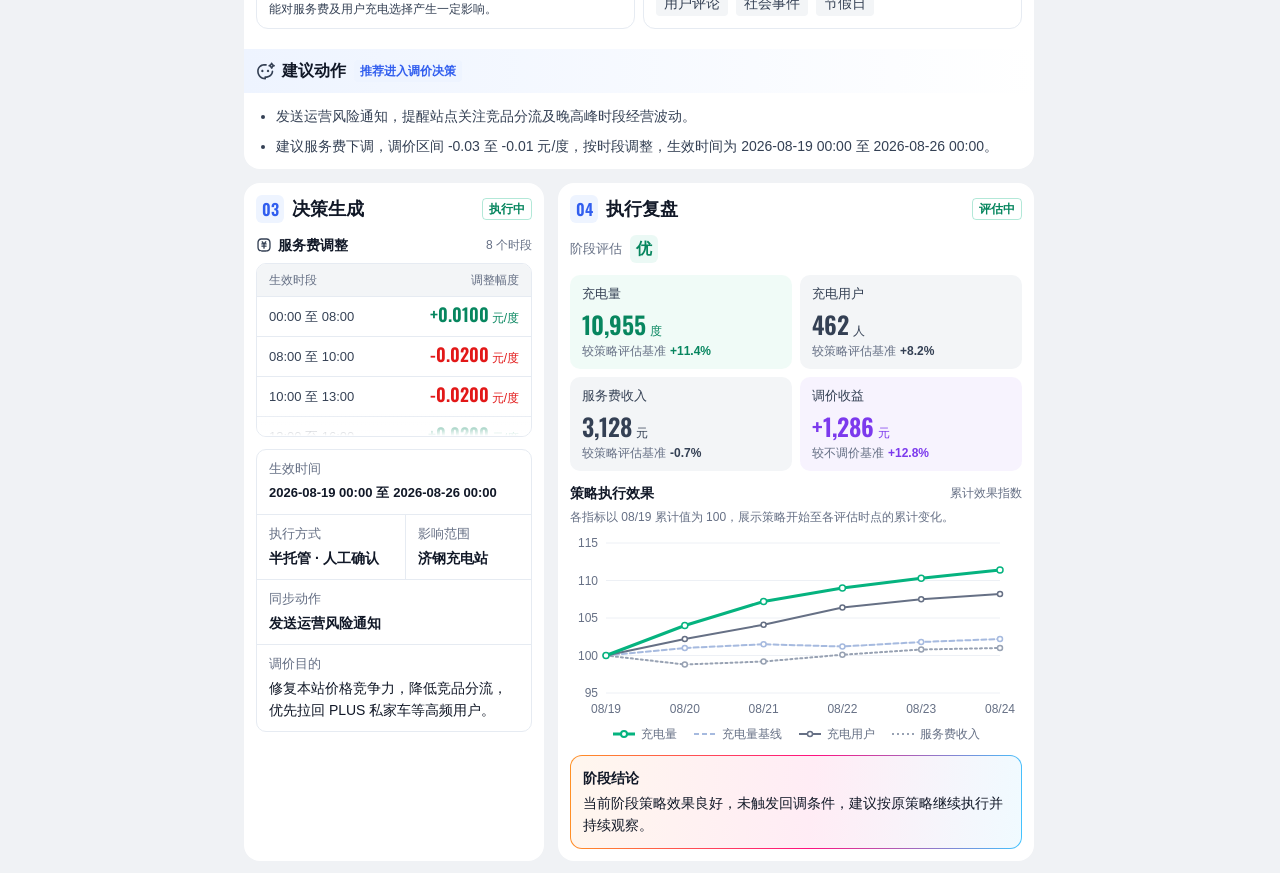
<file: 事件详情/经营风险_调价策略/经营风险_调价策略.html>
<!doctype html>
<html lang="zh-CN">
  <head>
    <meta charset="utf-8">
    <meta name="viewport" content="width=device-width, initial-scale=1">
    <meta name="color-scheme" content="light">
    <title>经营风险 · 调价策略 — AI 管家事件详情</title>
    <link rel="icon" href="data:,">
    <link rel="preload" href="./assets/fonts/Oswald-SemiBold.woff2" as="font" type="font/woff2" crossorigin>
    <link rel="stylesheet" href="./style.css?v=20260914-information-conclusion-strip">
    <script src="./app.js?v=20260914-lifecycle-group" defer></script>
  </head>
  <body>
    <div class="app-shell">
      <header class="topbar" aria-label="AI 管家顶部导航">
        <div class="topbar__left">
          <div class="brand">
            <img class="brand__logo" src="./assets/ai-butler-logo@3x.png" width="133" height="36" alt="AI管家 · 充电运营数字员工" draggable="false">
          </div>
          <div class="organization">
            <span>宁波宇鸣柯柯新能源科技有限公司</span>
            <img class="icon icon--16" src="./assets/switch-app.svg" width="16" height="16" alt="" draggable="false">
          </div>
        </div>
        <div class="topbar__right">
          <div class="notification" aria-label="消息，2 条未读">
            <img class="icon icon--22" src="./assets/notification.svg" width="22" height="22" alt="" draggable="false">
            <span class="notification__badge" aria-hidden="true">2</span>
          </div>
          <span class="feedback">反馈</span>
          <div class="user">
            <span class="user__avatar" aria-hidden="true">李</span>
            <span>李发红</span>
          </div>
        </div>
      </header>

      <div class="workspace workspace--event-detail">
        <aside class="sidebar">
          <nav aria-label="功能导航">
            <!-- 本阶段仅展示导航外观，不提供点击、悬浮或键盘交互。 -->
            <ul class="nav-list">
              <li class="nav-item"><img class="icon icon--18" src="./assets/nav-home.svg" width="18" height="18" alt="" draggable="false"><span>首页</span></li>
              <li class="nav-item"><img class="icon icon--18" src="./assets/nav-ai-assistant.svg" width="18" height="18" alt="" draggable="false"><span>AI助理</span></li>
              <li class="nav-item"><img class="icon icon--18" src="./assets/nav-diagnosis.svg" width="18" height="18" alt="" draggable="false"><span>经营诊断</span></li>
              <li class="nav-item"><img class="icon icon--18" src="./assets/nav-price.svg" width="18" height="18" alt="" draggable="false"><span>智慧价格</span></li>
              <li class="nav-item"><img class="icon icon--18" src="./assets/nav-promotion.svg" width="18" height="18" alt="" draggable="false"><span>促销经营</span></li>
              <li class="nav-item"><img class="icon icon--18" src="./assets/nav-surroundings.svg" width="18" height="18" alt="" draggable="false"><span>周边态势</span></li>
              <li class="nav-item"><img class="icon icon--18" src="./assets/nav-site.svg" width="18" height="18" alt="" draggable="false"><span>现场托管</span></li>
              <li class="nav-item"><img class="icon icon--18" src="./assets/nav-equipment.svg" width="18" height="18" alt="" draggable="false"><span>设备健康</span></li>
              <li class="nav-item"><img class="icon icon--18" src="./assets/nav-safety.svg" width="18" height="18" alt="" draggable="false"><span>充电安全</span></li>
              <li class="nav-item"><img class="icon icon--18" src="./assets/nav-customer-service.svg" width="18" height="18" alt="" draggable="false"><span>客服托管</span></li>
              <li class="nav-item"><img class="icon icon--18" src="./assets/nav-public-opinion.svg" width="18" height="18" alt="" draggable="false"><span>舆情托管</span></li>
              <li class="nav-item"><img class="icon icon--18" src="./assets/nav-value.svg" width="18" height="18" alt="" draggable="false"><span>价值评估</span></li>
              <li class="nav-item nav-item--selected" aria-current="page"><img class="icon icon--18" src="./assets/nav-system-selected.svg" width="18" height="18" alt="" draggable="false"><span>系统托管</span></li>
            </ul>
          </nav>
        </aside>

        <main class="content" aria-labelledby="event-title">
          <div class="event-heading">
            <span class="back-label">
              <img class="icon icon--16" src="./assets/back.svg" width="16" height="16" alt="" draggable="false">
              <span>返回</span>
            </span>
            <h1 id="event-title">经营-充电量周期性下降事件</h1>
          </div>
          <div class="event-canvas">
            <div class="event-sections">
              <!-- 数据采用产品原型运行时的 mock.event；后续阶段内容按生命周期顺序追加。 -->
              <section class="event-card" id="event-information" tabindex="-1" aria-labelledby="information-title">
                <header class="event-card__heading">
                  <span class="section-number metric-number" aria-hidden="true">01</span>
                  <h2 id="information-title">事件信息</h2>
                  <span class="status-tag status-tag--risk">经营风险</span>
                </header>

                <div class="event-information__body">
                  <dl class="event-fields">
                    <div class="event-field event-field--name">
                      <dt>事件名称</dt>
                      <dd>经营-充电量周期性下降事件</dd>
                    </div>
                    <div class="event-field">
                      <dt>事件编号</dt>
                      <dd>EVT202608170041</dd>
                    </div>
                    <div class="event-field">
                      <dt>事件类型</dt>
                      <dd>经营事件</dd>
                    </div>
                    <div class="event-field">
                      <dt>发现时间</dt>
                      <dd><time datetime="2026-08-17T09:44">2026-08-17 09:44</time></dd>
                    </div>
                    <div class="event-field event-field--period">
                      <dt>影响时间范围</dt>
                      <dd class="event-field__period"><time datetime="2026-08-11">2026-08-11</time><span>至</span><time datetime="2026-08-17">2026-08-17</time></dd>
                    </div>
                    <div class="event-field">
                      <dt>影响范围</dt>
                      <dd>济钢充电站</dd>
                    </div>
                    <div class="event-field">
                      <dt>当前状态</dt>
                      <dd><span class="status-tag status-tag--executing"><span class="status-dot" aria-hidden="true"></span>策略执行中</span></dd>
                    </div>
                    <div class="event-field">
                      <dt>异常指标</dt>
                      <dd>充电量</dd>
                    </div>
                    <div class="event-field event-field--description">
                      <dt>事件描述</dt>
                      <dd>08-11 至 08-17 本站累计充电量 <span class="inline-metric"><span class="metric-number">9,834.000</span> 度</span>，较 AI 修正后的对比周期 07-28 至 08-03 减少 <span class="inline-metric"><span class="metric-number">845.000</span> 度</span>，整体降幅 <span class="inline-metric inline-metric--risk"><span class="metric-number">7.91</span>%</span>。系统已完成周期异常识别、异常定位并给出调价建议。</dd>
                    </div>
                  </dl>

                  <!-- 分析已完成时展示；本 Demo 对应原型 DONE 状态及 PRD 3.2 的显示规则。 -->
                  <section class="ai-conclusion event-information__conclusion" aria-labelledby="conclusion-title">
                    <h3 id="conclusion-title">AI分析结论</h3>
                    <p>本周期充电量整体低于可比周期，下降主要集中在个人用户、主渠道及晚间时段。系统建议结合竞品分流情况实施小幅调价并持续评估恢复效果。</p>
                  </section>
                </div>
              </section>
              <section class="event-card analysis-card" id="event-analysis" tabindex="-1" aria-labelledby="analysis-title">
                <header class="event-card__heading">
                  <span class="section-number metric-number" aria-hidden="true">02</span>
                  <h2 id="analysis-title">分析过程</h2>
                  <span class="status-tag status-tag--executing">分析完成</span>
                </header>

                <!-- 四个同级分析模块始终展示，使用渐变标题横幅分隔。 -->
                <div class="analysis-sections">
                  <section class="analysis-block" id="core-metrics" aria-labelledby="core-title">
                    <header class="analysis-block__heading">
                      <img class="analysis-block__icon" src="./assets/core-metrics.svg" width="20" height="20" alt="">
                      <h3 id="core-title">核心指标</h3>
                      <div class="ai-correction" id="ai-correction" hidden>
                        <button class="ai-correction__badge" type="button" aria-label="AI 修正，查看基线修正说明" aria-describedby="correction-explanation">
                          <img class="ai-correction__artwork" src="./assets/AI修正.svg" width="54" height="18" alt="">
                        </button>
                        <div class="ai-correction__tooltip" id="correction-explanation" role="tooltip">
                          <strong>基线修正说明</strong>
                          <p id="correction-explanation-text"></p>
                        </div>
                      </div>
                    </header>

                    <dl class="core-metrics-grid" id="core-metrics-content">
                      <div class="core-metric core-metric--analysis-period">
                        <dt>分析期间</dt>
                        <dd class="core-metric__period" data-core="analysisPeriod">08-11 至 08-17</dd>
                      </div>
                      <div class="core-metric core-metric--analysis-volume">
                        <dt>分析期间充电量</dt>
                        <dd><span class="metric-number" data-core="analysisValue">9,834.000</span><span class="core-metric__unit">度</span></dd>
                      </div>
                      <div class="core-metric core-metric--change-value">
                        <dt>变化值</dt>
                        <dd><span class="metric-number" data-core="changeValue">-845.000</span><span class="core-metric__unit">度</span></dd>
                      </div>
                      <div class="core-metric core-metric--compare-period">
                        <dt>对比期间</dt>
                        <dd class="core-metric__period" data-core="comparePeriod">07-28 至 08-03</dd>
                      </div>
                      <div class="core-metric core-metric--compare-volume">
                        <dt>对比期间充电量</dt>
                        <dd><span class="metric-number" data-core="compareValue">10,679.000</span><span class="core-metric__unit">度</span></dd>
                      </div>
                      <div class="core-metric core-metric--change-rate">
                        <dt>变化幅度</dt>
                        <dd><span class="metric-number" data-core="changeRate">-7.91</span><span class="core-metric__unit">%</span></dd>
                      </div>
                    </dl>

                    <figure class="core-trend" id="core-trend-content" aria-labelledby="core-trend-caption">
                      <div class="core-trend__heading"><span>充电量（度）</span><span>按周期位置对齐</span></div>
                      <div class="core-trend__plot" id="core-trend-plot">
                        <svg id="core-trend-svg" role="group" aria-label="每日实际充电量与对比期间基线充电量趋势"></svg>
                        <div class="chart-tooltip" id="core-chart-tooltip" role="tooltip" hidden></div>
                      </div>
                      <figcaption class="core-trend__legend" id="core-trend-caption">
                        <span><i class="legend-line legend-line--actual" aria-hidden="true"></i>实际充电量（分析期间）</span>
                        <span><i class="legend-line legend-line--baseline" aria-hidden="true"></i>基线充电量（对比期间）</span>
                      </figcaption>
                    </figure>
                  </section>

                  <section class="analysis-block anomaly-block" id="anomaly-location" aria-labelledby="anomaly-title">
                    <header class="analysis-block__heading">
                      <img class="analysis-block__icon" src="./assets/anomaly-location.svg" width="20" height="20" alt="">
                      <h3 id="anomaly-title">异常定位</h3>
                    </header>

                    <div class="anomaly-grid" id="anomaly-content">
                      <div class="anomaly-stack">
                        <section class="anomaly-card" aria-labelledby="user-analysis-title">
                          <header class="anomaly-card__heading">
                            <img src="./assets/analysis-users.svg" width="16" height="16" alt="">
                            <h4 id="user-analysis-title">用户结构分析</h4>
                          </header>
                          <p class="anomaly-card__conclusion"><span id="anomaly-user-conclusion"></span></p>
                          <div class="anomaly-table-wrap">
                            <table class="anomaly-table" aria-label="用户结构变化值与影响占比">
                              <colgroup><col class="anomaly-col-name"><col class="anomaly-col-value"><col class="anomaly-col-share"></colgroup>
                              <thead><tr><th scope="col">用户类型</th><th scope="col">变化值</th><th scope="col">影响占比</th></tr></thead>
                              <tbody id="anomaly-user-rows"></tbody>
                            </table>
                          </div>
                        </section>

                        <section class="anomaly-card" aria-labelledby="channel-analysis-title">
                          <header class="anomaly-card__heading">
                            <img src="./assets/analysis-channel.svg" width="16" height="16" alt="">
                            <h4 id="channel-analysis-title">充电入口分析</h4>
                          </header>
                          <p class="anomaly-card__conclusion"><span id="anomaly-channel-conclusion"></span></p>
                          <div class="anomaly-table-wrap">
                            <table class="anomaly-table" aria-label="充电入口变化值与影响占比">
                              <colgroup><col class="anomaly-col-name"><col class="anomaly-col-value"><col class="anomaly-col-share"></colgroup>
                              <thead><tr><th scope="col">充电入口</th><th scope="col">变化值</th><th scope="col">影响占比</th></tr></thead>
                              <tbody id="anomaly-channel-rows"></tbody>
                            </table>
                          </div>
                        </section>

                      </div>

                      <section class="anomaly-card anomaly-card--time" aria-labelledby="time-analysis-title">
                        <header class="anomaly-card__heading">
                          <img src="./assets/analysis-time.svg" width="16" height="16" alt="">
                          <h4 id="time-analysis-title">充电时段分析</h4>
                          <span class="anomaly-time-count" id="anomaly-time-count"></span>
                          <button class="anomaly-time-toggle" id="anomaly-time-toggle" type="button" aria-expanded="false" aria-controls="anomaly-time-scroll" hidden>
                            <span>展开</span>
                            <svg width="12" height="12" viewBox="0 0 12 12" fill="none" aria-hidden="true"><path d="m3 4.5 3 3 3-3" stroke="currentColor" stroke-width="1.5" stroke-linecap="round" stroke-linejoin="round"/></svg>
                          </button>
                        </header>
                        <p class="anomaly-card__conclusion"><span id="anomaly-time-conclusion"></span></p>
                        <div class="anomaly-table-wrap anomaly-time-frame">
                          <div class="anomaly-time-scroll" id="anomaly-time-scroll" role="region" aria-label="充电时段列表" tabindex="-1">
                            <table class="anomaly-table" aria-label="充电时段变化值与影响占比">
                              <colgroup><col class="anomaly-col-name"><col class="anomaly-col-value"><col class="anomaly-col-share"></colgroup>
                              <thead><tr><th scope="col">充电时段</th><th scope="col">变化值</th><th scope="col">影响占比</th></tr></thead>
                              <tbody id="anomaly-time-rows"></tbody>
                            </table>
                          </div>
                        </div>
                      </section>

                      <section class="ai-conclusion anomaly-cross-conclusion" aria-labelledby="cross-conclusion-title">
                        <h4 id="cross-conclusion-title">AI判断</h4>
                        <p id="anomaly-cross-conclusion"></p>
                      </section>
                    </div>
                  </section>

                  <section class="analysis-block factor-analysis" id="analysis-factors" aria-labelledby="factors-title">
                    <header class="analysis-block__heading">
                      <img class="analysis-block__icon" src="./assets/nav-diagnosis.svg" width="20" height="20" alt="">
                      <h3 id="factors-title">分析因素</h3>
                    </header>

                    <div class="factor-groups" id="factors-content">

                      <section class="factor-group factor-card factor-group--primary factor-group--main" aria-labelledby="main-factor-title">
                        <header class="factor-group__heading">
                          <span class="factor-role">主因素</span>
                          <h4 id="main-factor-title">竞品情况</h4>
                        </header>
                        <div class="factor-primary-body">
                          <div class="factor-explanation">
                            <h5 class="factor-summary">周边竞品<span class="factor-keyword">分流压力增强</span></h5>
                            <p class="factor-description">附近3公里存在3个吸引力高于本站的竞品站，其中最近竞品距本站0.8公里且平均价格低于本站，形成明显分流压力。</p>
                          </div>
                          <dl class="factor-metrics">
                            <div class="factor-metrics__share"><dt>影响占比</dt><dd><span class="metric-number">61.8</span><span class="factor-metrics__unit">%</span></dd></div>
                            <div class="factor-metrics__estimate"><dt>影响充电量估算</dt><dd><span class="metric-number">522.2</span><span class="factor-metrics__unit">度</span></dd></div>
                          </dl>
                        </div>
                      </section>

                      <section class="factor-group factor-card factor-group--primary factor-group--secondary" aria-labelledby="secondary-factor-title">
                        <header class="factor-group__heading">
                          <span class="factor-role">次因素</span>
                          <h4 id="secondary-factor-title">价格情况</h4>
                        </header>
                        <div class="factor-primary-body">
                          <div class="factor-explanation">
                            <h5 class="factor-summary">本站价格策略调整后<span class="factor-keyword">竞争力下降</span></h5>
                            <p class="factor-description">分析期间服务费策略发生调整，核心时段平均充电价格上升，与充电量下降方向一致，构成本次异常的次要影响因素。</p>
                          </div>
                          <dl class="factor-metrics">
                            <div class="factor-metrics__share"><dt>影响占比</dt><dd><span class="metric-number">38.2</span><span class="factor-metrics__unit">%</span></dd></div>
                            <div class="factor-metrics__estimate"><dt>影响充电量估算</dt><dd><span class="metric-number">322.8</span><span class="factor-metrics__unit">度</span></dd></div>
                          </dl>
                        </div>
                      </section>

                      <section class="factor-group factor-card factor-group--reference" aria-labelledby="equipment-factor-title">
                        <header class="factor-group__heading">
                          <span class="factor-role">参考因素</span>
                          <h4 id="equipment-factor-title">设备情况</h4>
                        </header>
                        <p class="factor-description">分析期间发生终端离网及充电机故障，累计故障时长较高并影响部分终端，可能对局部订单形成扰动。</p>
                      </section>

                      <section class="factor-group factor-card factor-group--reference" aria-labelledby="weather-factor-title">
                        <header class="factor-group__heading">
                          <span class="factor-role">参考因素</span>
                          <h4 id="weather-factor-title">天气情况</h4>
                        </header>
                        <p class="factor-description">分析期间出现短时雷雨天气，影响时段与部分充电量下降时段重合，可能对到站需求产生一定影响。</p>
                      </section>

                      <section class="factor-group factor-card factor-group--reference" aria-labelledby="promotion-factor-title">
                        <header class="factor-group__heading">
                          <span class="factor-role">参考因素</span>
                          <h4 id="promotion-factor-title">活动分析</h4>
                        </header>
                        <p class="factor-description">分析期间存在促销卡券抵扣活动，优惠金额较对比期发生变化，可能对服务费及用户充电选择产生一定影响。</p>
                      </section>

                      <section class="factor-group factor-card factor-group--excluded" aria-labelledby="excluded-factors-title">
                      <header class="factor-group__heading"><h4 id="excluded-factors-title"><span class="factor-role">排除因素</span></h4></header>
                      <ul class="factor-excluded-list" aria-label="已排除的因素">
                        <li>用户评论</li><li>社会事件</li><li>节假日</li>
                      </ul>
                    </section>

                    </div>
                  </section>

                  <!-- 建议动作是分析过程的最终子模块，与分析因素同级。 -->
                  <section class="analysis-block suggested-actions" id="suggested-actions" aria-labelledby="suggested-actions-title">
                    <header class="analysis-block__heading">
                      <img class="analysis-block__icon" src="./assets/nav-ai-assistant.svg" width="20" height="20" alt="">
                      <h3 id="suggested-actions-title">建议动作</h3>
                      <span class="action-recommendation">推荐进入调价决策</span>
                    </header>
                    <ul class="suggested-actions__list" id="actions-content" aria-label="建议动作列表">
                      <li>发送运营风险通知，提醒站点关注竞品分流及晚高峰时段经营波动。</li>
                      <li>建议服务费下调，调价区间 -0.03 至 -0.01 元/度，按时段调整，生效时间为 2026-08-19 00:00 至 2026-08-26 00:00。</li>
                    </ul>
                  </section>
                </div>
              </section>

              <div class="decision-review-grid">
                <section class="event-card decision-card" id="decision-section" tabindex="-1" aria-labelledby="decision-title">
                  <header class="event-card__heading">
                    <span class="section-number metric-number" aria-hidden="true">03</span>
                    <h2 id="decision-title">决策生成</h2>
                    <span class="status-tag status-tag--executing" id="decision-status">执行中</span>
                  </header>
                  <div class="decision-body">
                    <section class="decision-adjustment" aria-labelledby="adjustment-title">
                      <header class="decision-subheading">
                        <img src="./assets/nav-price.svg" width="16" height="16" alt="">
                        <h3 id="adjustment-title">服务费调整</h3>
                        <span class="decision-slot-count" id="decision-slot-count"></span>
                      </header>
                      <div class="decision-slot-frame" id="decision-slot-frame">
                        <div class="decision-slot-scroll" id="decision-slot-scroll" role="region" aria-label="服务费调整时段" tabindex="-1">
                          <table class="decision-slot-table" aria-label="各时段服务费调整幅度">
                            <colgroup><col class="decision-slot-time"><col></colgroup>
                            <thead><tr><th scope="col">生效时段</th><th scope="col">调整幅度</th></tr></thead>
                            <tbody id="decision-slot-rows"></tbody>
                          </table>
                        </div>
                      </div>
                    </section>
                    <dl class="decision-fields" aria-label="调价策略信息">
                      <div class="decision-field decision-field--wide"><dt>生效时间</dt><dd class="decision-period"><time id="decision-start"></time><span class="decision-period__end"><span>至</span><time id="decision-end"></time></span></dd></div>
                      <div class="decision-field decision-field--divided"><dt>执行方式</dt><dd id="decision-mode"></dd></div>
                      <div class="decision-field"><dt>影响范围</dt><dd id="decision-scope"></dd></div>
                      <div class="decision-field decision-field--wide"><dt>同步动作</dt><dd id="decision-sync"></dd></div>
                      <div class="decision-field decision-field--wide decision-field--purpose"><dt>调价目的</dt><dd id="decision-purpose-text"></dd></div>
                    </dl>
                  </div>
                </section>

                <section class="event-card execution-card" id="execution-review" tabindex="-1" aria-labelledby="execution-title">
                  <header class="event-card__heading">
                    <span class="section-number metric-number" aria-hidden="true">04</span>
                    <h2 id="execution-title">执行复盘</h2>
                    <span class="status-tag status-tag--executing" id="execution-status">评估中</span>
                  </header>
                  <div class="execution-body">
                    <div class="execution-assessment">
                      <div class="execution-grade"><span id="execution-grade-label">阶段评估</span><strong id="execution-grade">优</strong></div>
                    </div>
                    <dl class="execution-metrics">
                      <div class="execution-metric execution-metric--primary"><dt>充电量</dt><dd><span class="metric-number" data-execution="volumeValue"></span><span class="execution-unit">度</span></dd><dd class="execution-change"><span>较策略评估基准</span><strong data-execution="volumeChangeRate"></strong></dd></div>
                      <div class="execution-metric"><dt>充电用户</dt><dd><span class="metric-number" data-execution="userValue"></span><span class="execution-unit">人</span></dd><dd class="execution-change"><span>较策略评估基准</span><strong data-execution="userChangeRate"></strong></dd></div>
                      <div class="execution-metric"><dt>服务费收入</dt><dd><span class="metric-number" data-execution="serviceIncomeValue"></span><span class="execution-unit">元</span></dd><dd class="execution-change"><span>较策略评估基准</span><strong data-execution="serviceIncomeChangeRate"></strong></dd></div>
                      <div class="execution-metric execution-metric--value"><dt>调价收益</dt><dd><span class="metric-number" data-execution="pricingBenefit"></span><span class="execution-unit">元</span></dd><dd class="execution-change"><span>较不调价基准</span><strong data-execution="pricingBenefitRate"></strong></dd></div>
                    </dl>
                    <figure class="execution-trend" aria-labelledby="execution-trend-title">
                      <div class="execution-trend__heading"><h3 id="execution-trend-title">策略执行效果</h3><span>累计效果指数</span></div>
                      <p class="execution-trend__note" id="execution-trend-note"></p>
                      <div class="execution-trend__plot" id="execution-trend-plot">
                        <svg id="execution-trend-svg" role="group" aria-label="各评估时点的累计效果指数"></svg>
                        <div class="execution-chart-tooltip" id="execution-chart-tooltip" role="tooltip" hidden></div>
                      </div>
                      <figcaption class="execution-trend__legend">
                        <span><svg viewBox="0 0 24 12" aria-hidden="true"><path d="M1 6h22" stroke="#05b37f" stroke-width="3"/><circle cx="12" cy="6" r="3" fill="#fff" stroke="#05b37f" stroke-width="2"/></svg>充电量</span>
                        <span><svg viewBox="0 0 24 12" aria-hidden="true"><path d="M1 6h22" stroke="#a6badf" stroke-width="2" stroke-dasharray="5 3"/></svg>充电量基线</span>
                        <span><svg viewBox="0 0 24 12" aria-hidden="true"><path d="M1 6h22" stroke="#667085" stroke-width="2"/><circle cx="12" cy="6" r="2.5" fill="#fff" stroke="#667085" stroke-width="1.5"/></svg>充电用户</span>
                        <span><svg viewBox="0 0 24 12" aria-hidden="true"><path d="M1 6h22" stroke="#98a2b3" stroke-width="2" stroke-dasharray="2 3"/></svg>服务费收入</span>
                      </figcaption>
                    </figure>
                    <section class="ai-conclusion execution-conclusion" aria-labelledby="execution-conclusion-title">
                      <h3 id="execution-conclusion-title">阶段结论</h3>
                      <p id="execution-conclusion-text"></p>
                    </section>
                  </div>
                </section>
              </div>
            </div>


          </div>
        </main>

        <aside class="event-lifecycle" aria-labelledby="lifecycle-title">
          <h2 id="lifecycle-title">事件生命周期</h2>
          <nav aria-labelledby="lifecycle-title">
            <ol class="lifecycle-list">
              <li class="lifecycle-step lifecycle-step--active">
                <a class="lifecycle-link" href="#event-information" aria-current="location">
                  <span class="lifecycle-step__number metric-number" aria-hidden="true">01</span>
                  <span class="lifecycle-step__content">
                    <span class="lifecycle-step__title">事件信息</span>
                    <time datetime="2026-08-17T09:44">08-17 09:44</time>
                  </span>
                </a>
              </li>
              <li class="lifecycle-step">
                <a class="lifecycle-link" href="#event-analysis">
                  <span class="lifecycle-step__number metric-number" aria-hidden="true">02</span>
                  <span class="lifecycle-step__content">
                    <span class="lifecycle-step__title">分析过程</span>
                    <time datetime="2026-08-17T09:48">08-17 09:48</time>
                  </span>
                </a>
              </li>
              <li class="lifecycle-step">
                <a class="lifecycle-link" href="#decision-section">
                  <span class="lifecycle-step__number metric-number" aria-hidden="true">03</span>
                  <span class="lifecycle-step__content">
                    <span class="lifecycle-step__title">决策生成</span>
                    <time datetime="2026-08-18T16:20">08-18 16:20</time>
                  </span>
                </a>
              </li>
              <li class="lifecycle-step">
                <a class="lifecycle-link" href="#execution-review">
                  <span class="lifecycle-step__number metric-number" aria-hidden="true">04</span>
                  <span class="lifecycle-step__content">
                    <span class="lifecycle-step__title">执行复盘</span>
                    <time datetime="2026-08-19T00:00">08-19 00:00</time>
                  </span>
                </a>
              </li>
            </ol>
          </nav>
        </aside>
      </div>
    </div>
    <!-- 采用产品原型 mock.analysis.core。corrected 为 false 或缺失时，整个 AI 修正提示隐藏。 -->
    <script type="application/json" id="core-analysis-data">
      {
        "analysisPeriod": "08-11 至 08-17",
        "analysisValue": 9834.000,
        "comparePeriod": "07-28 至 08-03",
        "compareValue": 10679.000,
        "changeValue": -845.000,
        "changeRate": -7.91,
        "baselineCorrection": {
          "corrected": true,
          "description": "按周期基线规则，系统优先选取分析期间前一完整 7 天作为候选对比期间 08-04 至 08-10；该周期受大型活动影响，充电量异常抬升，不具备直接可比性。系统继续向前回溯 1 个完整周期，最终选取 07-28 至 08-03 作为对比期间。"
        },
        "trend": [
          {"analysisDate":"08/11","compareDate":"07/28","actual":1398,"baseline":1488},
          {"analysisDate":"08/12","compareDate":"07/29","actual":1438,"baseline":1520},
          {"analysisDate":"08/13","compareDate":"07/30","actual":1375,"baseline":1505},
          {"analysisDate":"08/14","compareDate":"07/31","actual":1492,"baseline":1558},
          {"analysisDate":"08/15","compareDate":"08/01","actual":1338,"baseline":1496},
          {"analysisDate":"08/16","compareDate":"08/02","actual":1455,"baseline":1572},
          {"analysisDate":"08/17","compareDate":"08/03","actual":1338,"baseline":1540}
        ]
      }
    </script>
    <!-- 按用户要求默认展示 8 个示例时段：原型三段细分为六段，另补两个零影响时段；保留原分组总变化值。数量不限，全天统一价可传 slot 或 isAllDay: true。 -->
    <script type="application/json" id="anomaly-analysis-data">
      {
        "isPartner": false,
        "user": {
          "personal": {"value": -294.627, "contributionRate": 100},
          "enterprise": {"value": 108.822, "contributionRate": 0},
          "conclusion": "下降集中在个人用户，企业用户未形成显著下拉影响。"
        },
        "channel": {
          "primary": {"value": -185.805, "contributionRate": 100},
          "interconnect": {"value": 12.684, "contributionRate": 0},
          "conclusion": "主要下降发生在主渠道，互联互通渠道未形成显著拖累。"
        },
        "timeSlots": [
          {"slot": "18:00 至 20:00", "value": -230.125, "contributionRate": 27.2},
          {"slot": "20:00 至 22:00", "value": -172.191, "contributionRate": 20.4},
          {"slot": "08:00 至 10:00", "value": -146.328, "contributionRate": 17.3},
          {"slot": "13:00 至 16:00", "value": -118.765, "contributionRate": 14.1},
          {"slot": "10:00 至 13:00", "value": -109.556, "contributionRate": 13.0},
          {"slot": "16:00 至 18:00", "value": -68.035, "contributionRate": 8.0},
          {"slot": "00:00 至 08:00", "value": 0, "contributionRate": 0},
          {"slot": "22:00 至 24:00", "value": 0, "contributionRate": 0}
        ],
        "timeConclusion": "下降主要集中在晚高峰（47.6%）和上午（30.3%），其中晚高峰影响最明显。",
        "crossConclusion": "本次充电量下降主要集中在个人用户 × 主渠道 × 晚高峰时段，说明核心零售用户在关键充电时段发生明显流失。"
      }
    </script>
    <!-- 8 时段调价为 UI 演示扩展，按用户要求混合展示正负调整幅度；执行指标与指数沿用产品原型，并非根据新时段重新计算。 -->
    <script type="application/json" id="decision-review-data">
      {
        "decision": {
          "status": "EXECUTING",
          "project": "服务费",
          "startAt": "2026-08-19 00:00",
          "endAt": "2026-08-26 00:00",
          "mode": "半托管 · 人工确认",
          "scope": "济钢充电站",
          "syncAction": "发送运营风险通知",
          "purpose": "修复本站价格竞争力，降低竞品分流，优先拉回 PLUS 私家车等高频用户。",
          "slots": [
            {"start":"00:00","end":"08:00","amount":0.01},
            {"start":"08:00","end":"10:00","amount":-0.02},
            {"start":"10:00","end":"13:00","amount":-0.02},
            {"start":"13:00","end":"16:00","amount":0.02},
            {"start":"16:00","end":"18:00","amount":-0.02},
            {"start":"18:00","end":"20:00","amount":-0.03},
            {"start":"20:00","end":"22:00","amount":-0.03},
            {"start":"22:00","end":"24:00","amount":0.01}
          ]
        },
        "execution": {
          "phase": "EVALUATING",
          "grade": "A",
          "gradeName": "优",
          "periodStart": "08-19",
          "periodEnd": "08-24",
          "callbackTriggered": false,
          "callbackReason": "",
          "stageConclusion": "当前阶段策略效果良好，未触发回调条件，建议按原策略继续执行并持续观察。",
          "pendingReviewConclusion": "策略执行已结束，最后一次阶段评估为“优”，当前正在汇总完整执行周期数据，最终复盘结果待生成。",
          "reviewConclusion": "本次调价策略整体有效，策略收益达到预期，建议保留本次调价规则并作为后续同类经营风险事件的参考。",
          "metrics": {"volumeValue":10955,"volumeChangeRate":11.4,"userValue":462,"userChangeRate":8.2,"serviceIncomeValue":3128,"serviceIncomeChangeRate":-0.7,"pricingBenefit":1286,"pricingBenefitRate":12.8},
          "trendGranularity": "daily",
          "trend": [
            {"date":"08/19","baseline":100,"volume":100,"income":100,"users":100},
            {"date":"08/20","baseline":101,"volume":104,"income":98.8,"users":102.2},
            {"date":"08/21","baseline":101.5,"volume":107.2,"income":99.2,"users":104.1},
            {"date":"08/22","baseline":101.2,"volume":109,"income":100.1,"users":106.4},
            {"date":"08/23","baseline":101.8,"volume":110.3,"income":100.8,"users":107.5},
            {"date":"08/24","baseline":102.2,"volume":111.4,"income":101,"users":108.2}
          ]
        }
      }
    </script>
  </body>
</html>
</file>
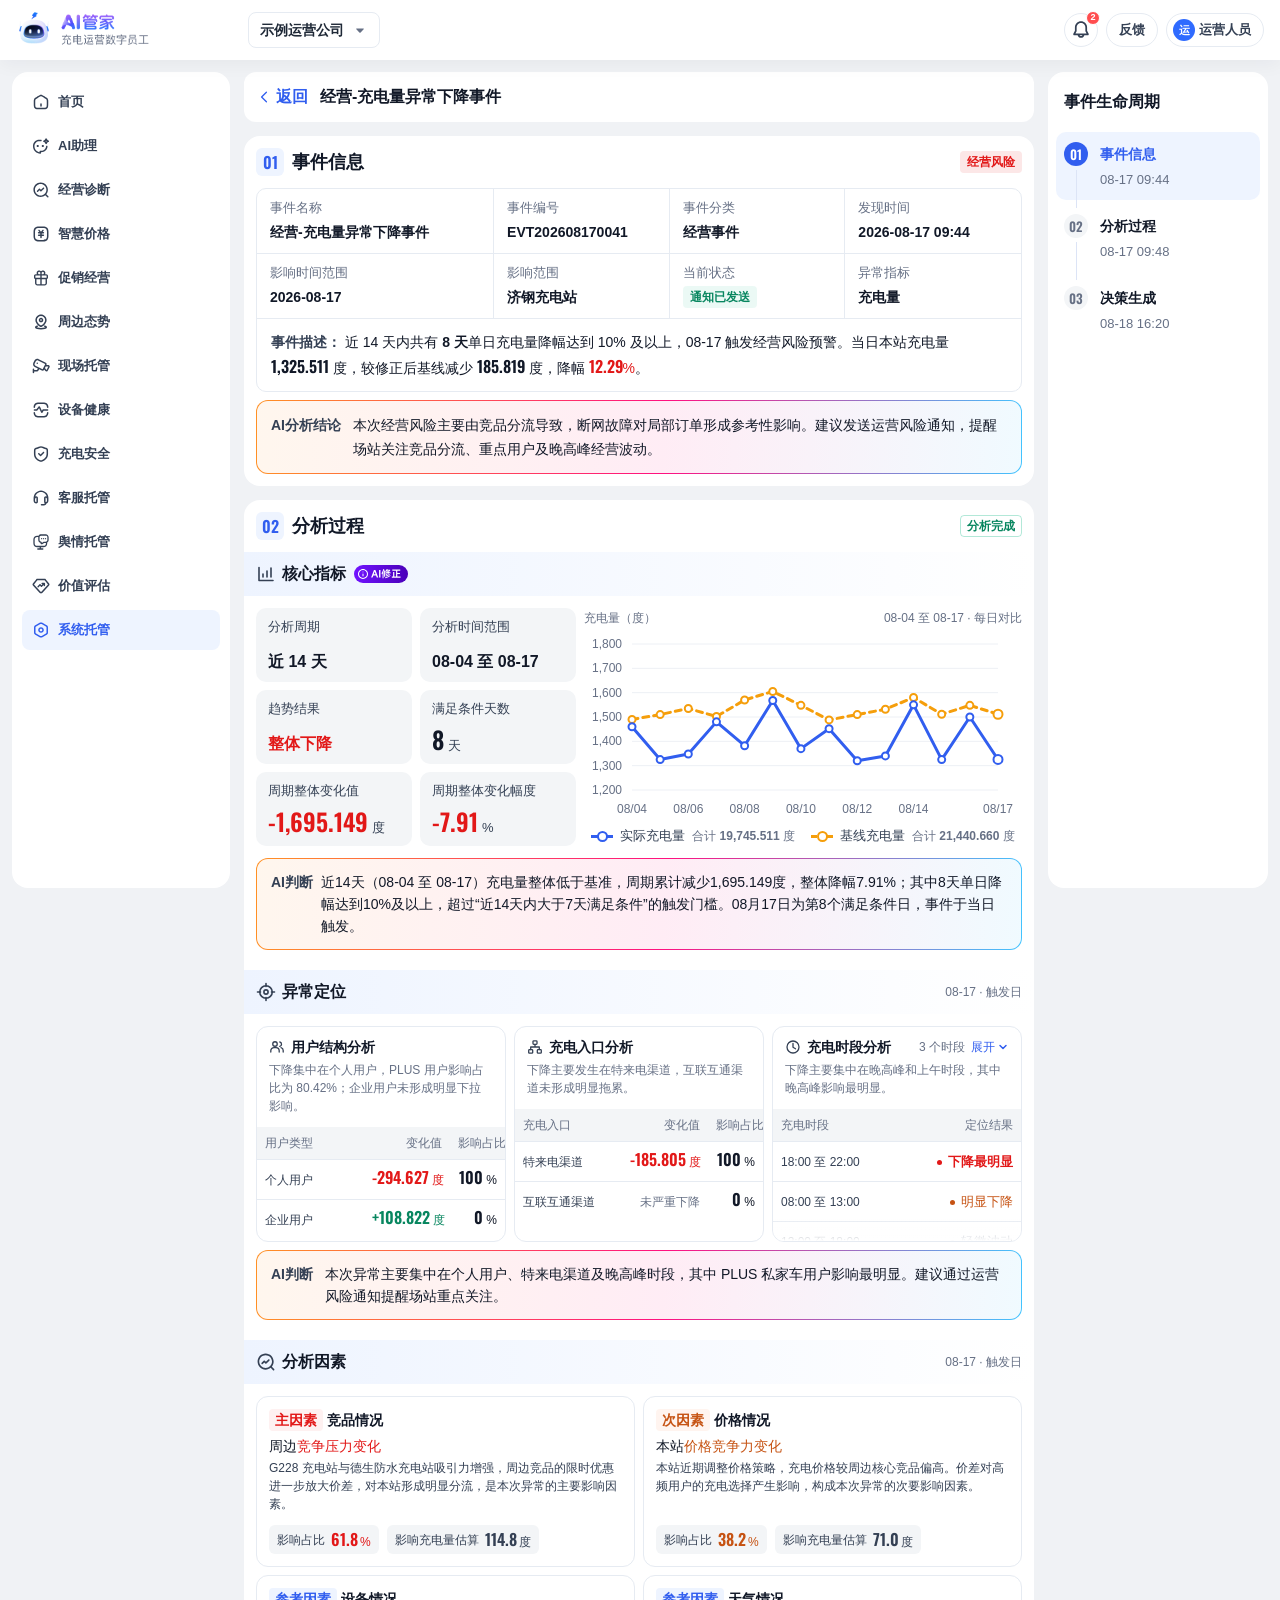
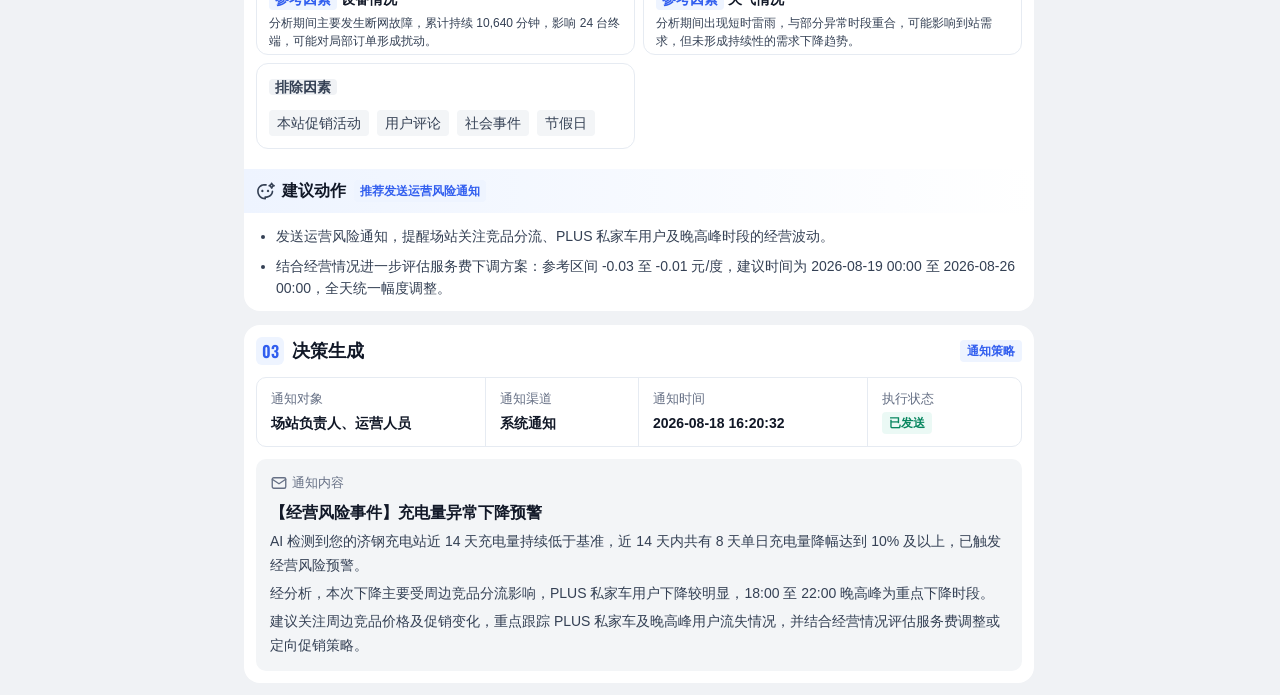
<file: 事件详情/经营风险_通知决策/经营风险_通知决策.html>
<!doctype html>
<html lang="zh-CN">
  <head>
    <meta charset="utf-8">
    <meta name="viewport" content="width=device-width, initial-scale=1">
    <meta name="color-scheme" content="light">
    <title>经营风险 · 通知决策 — AI 管家事件详情</title>
    <link rel="icon" href="data:,">
    <link rel="preload" href="./assets/fonts/Oswald-SemiBold.woff2" as="font" type="font/woff2" crossorigin>
    <link rel="stylesheet" href="./style.css?v=20260914-notification">
    <script src="./app.js?v=20260914-notification" defer></script>
  </head>
  <body>
    <div class="app-shell">
      <header class="topbar" aria-label="AI 管家顶部导航">
        <div class="topbar__left">
          <div class="brand">
            <img class="brand__logo" src="./assets/ai-butler-logo@3x.png" width="133" height="36" alt="AI管家 · 充电运营数字员工" draggable="false">
          </div>
          <div class="organization">
            <span>示例运营公司</span>
            <img class="icon icon--16" src="./assets/switch-app.svg" width="16" height="16" alt="" draggable="false">
          </div>
        </div>
        <div class="topbar__right">
          <div class="notification" aria-label="消息，2 条未读">
            <img class="icon icon--22" src="./assets/notification.svg" width="22" height="22" alt="" draggable="false">
            <span class="notification__badge" aria-hidden="true">2</span>
          </div>
          <span class="feedback">反馈</span>
          <div class="user">
            <span class="user__avatar" aria-hidden="true">运</span>
            <span>运营人员</span>
          </div>
        </div>
      </header>

      <div class="workspace workspace--event-detail">
        <aside class="sidebar">
          <nav aria-label="功能导航">
            <!-- 本阶段仅展示导航外观，不提供点击、悬浮或键盘交互。 -->
            <ul class="nav-list">
              <li class="nav-item"><img class="icon icon--18" src="./assets/nav-home.svg" width="18" height="18" alt="" draggable="false"><span>首页</span></li>
              <li class="nav-item"><img class="icon icon--18" src="./assets/nav-ai-assistant.svg" width="18" height="18" alt="" draggable="false"><span>AI助理</span></li>
              <li class="nav-item"><img class="icon icon--18" src="./assets/nav-diagnosis.svg" width="18" height="18" alt="" draggable="false"><span>经营诊断</span></li>
              <li class="nav-item"><img class="icon icon--18" src="./assets/nav-price.svg" width="18" height="18" alt="" draggable="false"><span>智慧价格</span></li>
              <li class="nav-item"><img class="icon icon--18" src="./assets/nav-promotion.svg" width="18" height="18" alt="" draggable="false"><span>促销经营</span></li>
              <li class="nav-item"><img class="icon icon--18" src="./assets/nav-surroundings.svg" width="18" height="18" alt="" draggable="false"><span>周边态势</span></li>
              <li class="nav-item"><img class="icon icon--18" src="./assets/nav-site.svg" width="18" height="18" alt="" draggable="false"><span>现场托管</span></li>
              <li class="nav-item"><img class="icon icon--18" src="./assets/nav-equipment.svg" width="18" height="18" alt="" draggable="false"><span>设备健康</span></li>
              <li class="nav-item"><img class="icon icon--18" src="./assets/nav-safety.svg" width="18" height="18" alt="" draggable="false"><span>充电安全</span></li>
              <li class="nav-item"><img class="icon icon--18" src="./assets/nav-customer-service.svg" width="18" height="18" alt="" draggable="false"><span>客服托管</span></li>
              <li class="nav-item"><img class="icon icon--18" src="./assets/nav-public-opinion.svg" width="18" height="18" alt="" draggable="false"><span>舆情托管</span></li>
              <li class="nav-item"><img class="icon icon--18" src="./assets/nav-value.svg" width="18" height="18" alt="" draggable="false"><span>价值评估</span></li>
              <li class="nav-item nav-item--selected" aria-current="page"><img class="icon icon--18" src="./assets/nav-system-selected.svg" width="18" height="18" alt="" draggable="false"><span>系统托管</span></li>
            </ul>
          </nav>
        </aside>

        <main class="content" aria-labelledby="event-title">
          <div class="event-heading">
            <span class="back-label">
              <img class="icon icon--16" src="./assets/back.svg" width="16" height="16" alt="" draggable="false">
              <span>返回</span>
            </span>
            <h1 id="event-title">经营-充电量异常下降事件</h1>
          </div>
          <div class="event-canvas">
            <div class="event-sections">
              <!-- 通知决策原型：事件于08-17触发，核心趋势窗口为08-04至08-17。 -->
              <section class="event-card" id="event-information" tabindex="-1" aria-labelledby="information-title">
                <header class="event-card__heading">
                  <span class="section-number metric-number" aria-hidden="true">01</span>
                  <h2 id="information-title">事件信息</h2>
                  <span class="status-tag status-tag--risk">经营风险</span>
                </header>

                <div class="event-information__body">
                  <dl class="event-fields">
                    <div class="event-field event-field--name">
                      <dt>事件名称</dt>
                      <dd>经营-充电量异常下降事件</dd>
                    </div>
                    <div class="event-field">
                      <dt>事件编号</dt>
                      <dd>EVT202608170041</dd>
                    </div>
                    <div class="event-field">
                      <dt>事件分类</dt>
                      <dd>经营事件</dd>
                    </div>
                    <div class="event-field">
                      <dt>发现时间</dt>
                      <dd><time datetime="2026-08-17T09:44">2026-08-17 09:44</time></dd>
                    </div>
                    <div class="event-field event-field--period">
                      <dt>影响时间范围</dt>
                      <dd class="event-field__period"><time datetime="2026-08-17">2026-08-17</time></dd>
                    </div>
                    <div class="event-field">
                      <dt>影响范围</dt>
                      <dd>济钢充电站</dd>
                    </div>
                    <div class="event-field">
                      <dt>当前状态</dt>
                      <dd><span class="status-tag status-tag--sent" id="event-current-status">通知已发送</span></dd>
                    </div>
                    <div class="event-field">
                      <dt>异常指标</dt>
                      <dd>充电量</dd>
                    </div>
                    <div class="event-field event-field--description">
                      <dt>事件描述</dt>
                      <dd>近 14 天内共有 <strong>8 天</strong>单日充电量降幅达到 10% 及以上，08-17 触发经营风险预警。当日本站充电量 <span class="inline-metric"><span class="metric-number">1,325.511</span> 度</span>，较修正后基线减少 <span class="inline-metric"><span class="metric-number">185.819</span> 度</span>，降幅 <span class="inline-metric inline-metric--risk"><span class="metric-number">12.29</span>%</span>。</dd>
                    </div>
                  </dl>

                  <!-- PRD 3.2：分析完成后展示结论；本事件最终生成通知策略。 -->
                  <section class="ai-conclusion event-information__conclusion" aria-labelledby="conclusion-title">
                    <h3 id="conclusion-title">AI分析结论</h3>
                    <p>本次经营风险主要由竞品分流导致，断网故障对局部订单形成参考性影响。建议发送运营风险通知，提醒场站关注竞品分流、重点用户及晚高峰经营波动。</p>
                  </section>
                </div>
              </section>
              <section class="event-card analysis-card" id="event-analysis" tabindex="-1" aria-labelledby="analysis-title">
                <header class="event-card__heading">
                  <span class="section-number metric-number" aria-hidden="true">02</span>
                  <h2 id="analysis-title">分析过程</h2>
                  <span class="status-tag status-tag--executing">分析完成</span>
                </header>

                <!-- 四个同级分析模块始终展示，使用渐变标题横幅分隔。 -->
                <div class="analysis-sections">
                  <section class="analysis-block" id="core-metrics" aria-labelledby="core-title">
                    <header class="analysis-block__heading">
                      <img class="analysis-block__icon" src="./assets/core-metrics.svg" width="20" height="20" alt="">
                      <h3 id="core-title">核心指标</h3>
                      <div class="ai-correction" id="ai-correction" hidden>
                        <button class="ai-correction__badge" type="button" aria-label="AI 修正，查看基线修正说明" aria-describedby="correction-explanation">
                          <img class="ai-correction__artwork" src="./assets/AI修正.svg" width="54" height="18" alt="">
                        </button>
                        <div class="ai-correction__tooltip" id="correction-explanation" role="tooltip">
                          <strong>基线修正说明</strong>
                          <p id="correction-explanation-text"></p>
                        </div>
                      </div>
                    </header>

                    <dl class="core-metrics-grid" id="core-metrics-content">
                      <div class="core-metric core-metric--analysis-period"><dt>分析周期</dt><dd class="core-metric__period" data-core="analysisPeriod">近 14 天</dd></div>
                      <div class="core-metric core-metric--compare-period"><dt>分析时间范围</dt><dd class="core-metric__period" data-core="analysisRange">08-04 至 08-17</dd></div>
                      <div class="core-metric core-metric--analysis-volume"><dt>趋势结果</dt><dd class="core-metric__period core-metric__trend" data-core="trendResult">整体下降</dd></div>
                      <div class="core-metric core-metric--compare-volume"><dt>满足条件天数</dt><dd><span class="metric-number" data-core="conditionDays">8</span><span class="core-metric__unit">天</span></dd></div>
                      <div class="core-metric core-metric--change-value"><dt>周期整体变化值</dt><dd><span class="metric-number" data-core="changeValue">-1,695.149</span><span class="core-metric__unit">度</span></dd></div>
                      <div class="core-metric core-metric--change-rate"><dt>周期整体变化幅度</dt><dd><span class="metric-number" data-core="changeRate">-7.91</span><span class="core-metric__unit">%</span></dd></div>
                    </dl>

                    <figure class="core-trend" id="core-trend-content" aria-labelledby="core-trend-caption">
                      <div class="core-trend__heading"><span>充电量（度）</span><span>08-04 至 08-17 · 每日对比</span></div>
                      <div class="core-trend__plot" id="core-trend-plot">
                        <svg id="core-trend-svg" role="group" aria-label="近14天实际充电量与基线充电量趋势，08-17为触发日"></svg>
                        <div class="chart-tooltip" id="core-chart-tooltip" role="tooltip" hidden></div>
                      </div>
                      <figcaption class="core-trend__legend" id="core-trend-caption">
                        <span><i class="legend-line legend-line--actual" aria-hidden="true"></i>实际充电量<span class="legend-total">合计 <b data-core="actualTotal">19,745.511</b> 度</span></span>
                        <span><i class="legend-line legend-line--baseline" aria-hidden="true"></i>基线充电量<span class="legend-total">合计 <b data-core="baselineTotal">21,440.660</b> 度</span></span>
                      </figcaption>
                    </figure>

                    <section class="ai-conclusion core-judgement" id="core-judgement" aria-labelledby="core-judgement-title" hidden>
                      <h4 id="core-judgement-title">AI判断</h4>
                      <p id="core-judgement-text"></p>
                    </section>
                  </section>

                  <section class="analysis-block anomaly-block" id="anomaly-location" aria-labelledby="anomaly-title">
                    <header class="analysis-block__heading">
                      <img class="analysis-block__icon" src="./assets/anomaly-location.svg" width="20" height="20" alt="">
                      <h3 id="anomaly-title">异常定位</h3><span class="analysis-scope">08-17 · 触发日</span>
                    </header>

                    <div class="anomaly-grid" id="anomaly-content">
                      <div class="anomaly-stack">
                        <section class="anomaly-card" aria-labelledby="user-analysis-title">
                          <header class="anomaly-card__heading">
                            <img src="./assets/analysis-users.svg" width="16" height="16" alt="">
                            <h4 id="user-analysis-title">用户结构分析</h4>
                          </header>
                          <p class="anomaly-card__conclusion"><span id="anomaly-user-conclusion"></span></p>
                          <div class="anomaly-table-wrap">
                            <table class="anomaly-table" aria-label="用户结构变化值与影响占比">
                              <colgroup><col class="anomaly-col-name"><col class="anomaly-col-value"><col class="anomaly-col-share"></colgroup>
                              <thead><tr><th scope="col">用户类型</th><th scope="col">变化值</th><th scope="col">影响占比</th></tr></thead>
                              <tbody id="anomaly-user-rows"></tbody>
                            </table>
                          </div>
                        </section>

                        <section class="anomaly-card" aria-labelledby="channel-analysis-title">
                          <header class="anomaly-card__heading">
                            <img src="./assets/analysis-channel.svg" width="16" height="16" alt="">
                            <h4 id="channel-analysis-title">充电入口分析</h4>
                          </header>
                          <p class="anomaly-card__conclusion"><span id="anomaly-channel-conclusion"></span></p>
                          <div class="anomaly-table-wrap">
                            <table class="anomaly-table" aria-label="充电入口变化值与影响占比">
                              <colgroup><col class="anomaly-col-name"><col class="anomaly-col-value"><col class="anomaly-col-share"></colgroup>
                              <thead><tr><th scope="col">充电入口</th><th scope="col">变化值</th><th scope="col">影响占比</th></tr></thead>
                              <tbody id="anomaly-channel-rows"></tbody>
                            </table>
                          </div>
                        </section>

                      </div>

                      <section class="anomaly-card anomaly-card--time" aria-labelledby="time-analysis-title">
                        <header class="anomaly-card__heading">
                          <img src="./assets/analysis-time.svg" width="16" height="16" alt="">
                          <h4 id="time-analysis-title">充电时段分析</h4>
                          <span class="anomaly-time-count" id="anomaly-time-count"></span>
                          <button class="anomaly-time-toggle" id="anomaly-time-toggle" type="button" aria-expanded="false" aria-controls="anomaly-time-scroll" hidden>
                            <span>展开</span>
                            <svg width="12" height="12" viewBox="0 0 12 12" fill="none" aria-hidden="true"><path d="m3 4.5 3 3 3-3" stroke="currentColor" stroke-width="1.5" stroke-linecap="round" stroke-linejoin="round"/></svg>
                          </button>
                        </header>
                        <p class="anomaly-card__conclusion"><span id="anomaly-time-conclusion"></span></p>
                        <div class="anomaly-table-wrap anomaly-time-frame">
                          <div class="anomaly-time-scroll" id="anomaly-time-scroll" role="region" aria-label="充电时段列表" tabindex="-1">
                            <table class="anomaly-table" aria-label="充电时段分析结果">
                              <colgroup><col class="anomaly-col-name"><col class="anomaly-col-value"><col class="anomaly-col-share"></colgroup>
                              <thead><tr><th scope="col">充电时段</th><th scope="col">变化值</th><th scope="col">影响占比</th></tr></thead>
                              <tbody id="anomaly-time-rows"></tbody>
                            </table>
                          </div>
                        </div>
                      </section>

                      <section class="ai-conclusion anomaly-cross-conclusion" aria-labelledby="cross-conclusion-title">
                        <h4 id="cross-conclusion-title">AI判断</h4>
                        <p id="anomaly-cross-conclusion"></p>
                      </section>
                    </div>
                  </section>

                  <section class="analysis-block factor-analysis" id="analysis-factors" aria-labelledby="factors-title">
                    <header class="analysis-block__heading">
                      <img class="analysis-block__icon" src="./assets/nav-diagnosis.svg" width="20" height="20" alt="">
                      <h3 id="factors-title">分析因素</h3><span class="analysis-scope">08-17 · 触发日</span>
                    </header>

                    <div class="factor-groups" id="factors-content">

                      <section class="factor-group factor-card factor-group--primary factor-group--main" aria-labelledby="main-factor-title">
                        <header class="factor-group__heading">
                          <span class="factor-role">主因素</span>
                          <h4 id="main-factor-title">竞品情况</h4>
                        </header>
                        <div class="factor-primary-body">
                          <div class="factor-explanation">
                            <h5 class="factor-summary">周边<span class="factor-keyword">竞争压力变化</span></h5>
                            <p class="factor-description">G228 充电站与德生防水充电站吸引力增强，周边竞品的限时优惠进一步放大价差，对本站形成明显分流，是本次异常的主要影响因素。</p>
                          </div>
                          <dl class="factor-metrics">
                            <div class="factor-metrics__share"><dt>影响占比</dt><dd><span class="metric-number">61.8</span><span class="factor-metrics__unit">%</span></dd></div>
                            <div class="factor-metrics__estimate"><dt>影响充电量估算</dt><dd><span class="metric-number">114.8</span><span class="factor-metrics__unit">度</span></dd></div>
                          </dl>
                        </div>
                      </section>

                      <section class="factor-group factor-card factor-group--primary factor-group--secondary" aria-labelledby="secondary-factor-title">
                        <header class="factor-group__heading">
                          <span class="factor-role">次因素</span>
                          <h4 id="secondary-factor-title">价格情况</h4>
                        </header>
                        <div class="factor-primary-body">
                          <div class="factor-explanation">
                            <h5 class="factor-summary">本站<span class="factor-keyword">价格竞争力变化</span></h5>
                            <p class="factor-description">本站近期调整价格策略，充电价格较周边核心竞品偏高。价差对高频用户的充电选择产生影响，构成本次异常的次要影响因素。</p>
                          </div>
                          <dl class="factor-metrics">
                            <div class="factor-metrics__share"><dt>影响占比</dt><dd><span class="metric-number">38.2</span><span class="factor-metrics__unit">%</span></dd></div>
                            <div class="factor-metrics__estimate"><dt>影响充电量估算</dt><dd><span class="metric-number">71.0</span><span class="factor-metrics__unit">度</span></dd></div>
                          </dl>
                        </div>
                      </section>

                      <section class="factor-group factor-card factor-group--reference" aria-labelledby="equipment-factor-title">
                        <header class="factor-group__heading">
                          <span class="factor-role">参考因素</span>
                          <h4 id="equipment-factor-title">设备情况</h4>
                        </header>
                        <p class="factor-description">分析期间主要发生断网故障，累计持续 10,640 分钟，影响 24 台终端，可能对局部订单形成扰动。</p>
                      </section>

                      <section class="factor-group factor-card factor-group--reference" aria-labelledby="weather-factor-title">
                        <header class="factor-group__heading">
                          <span class="factor-role">参考因素</span>
                          <h4 id="weather-factor-title">天气情况</h4>
                        </header>
                        <p class="factor-description">分析期间出现短时雷雨，与部分异常时段重合，可能影响到站需求，但未形成持续性的需求下降趋势。</p>
                      </section>

                      <section class="factor-group factor-card factor-group--excluded" aria-labelledby="excluded-factors-title">
                      <header class="factor-group__heading"><h4 id="excluded-factors-title"><span class="factor-role">排除因素</span></h4></header>
                      <ul class="factor-excluded-list" aria-label="已排除的因素">
                        <li>本站促销活动</li><li>用户评论</li><li>社会事件</li><li>节假日</li>
                      </ul>
                    </section>

                    </div>
                  </section>

                  <!-- 建议动作是分析过程的最终子模块，与分析因素同级。 -->
                  <section class="analysis-block suggested-actions" id="suggested-actions" aria-labelledby="suggested-actions-title">
                    <header class="analysis-block__heading">
                      <img class="analysis-block__icon" src="./assets/nav-ai-assistant.svg" width="20" height="20" alt="">
                      <h3 id="suggested-actions-title">建议动作</h3>
                      <span class="action-recommendation">推荐发送运营风险通知</span>
                    </header>
                    <ul class="suggested-actions__list" id="actions-content" aria-label="建议动作列表">
                      <li>发送运营风险通知，提醒场站关注竞品分流、PLUS 私家车用户及晚高峰时段的经营波动。</li>
                      <li>结合经营情况进一步评估服务费下调方案：参考区间 -0.03 至 -0.01 元/度，建议时间为 2026-08-19 00:00 至 2026-08-26 00:00，全天统一幅度调整。</li>
                    </ul>
                  </section>
                </div>
              </section>

              <section class="event-card notification-decision" id="decision-section" tabindex="-1" aria-labelledby="decision-title">
                <header class="event-card__heading">
                  <span class="section-number metric-number" aria-hidden="true">03</span>
                  <h2 id="decision-title">决策生成</h2>
                  <span class="status-tag status-tag--notice">通知策略</span>
                </header>
                <div class="notification-decision__body">
                  <dl class="notification-meta" aria-label="通知发送信息">
                    <div><dt>通知对象</dt><dd id="notify-target">场站负责人、运营人员</dd></div>
                    <div><dt>通知渠道</dt><dd id="notify-channel">系统通知</dd></div>
                    <div><dt>通知时间</dt><dd><time id="notify-time" datetime="2026-08-18T16:20:32">2026-08-18 16:20:32</time></dd></div>
                    <div><dt>执行状态</dt><dd><span class="status-tag status-tag--sent" id="notify-status">已发送</span></dd></div>
                  </dl>
                  <section class="notification-message" aria-labelledby="notification-message-label">
                    <header class="notification-message__label"><img src="./assets/notification-content.svg" width="18" height="18" alt=""><h3 id="notification-message-label">通知内容</h3></header>
                    <h4 id="notification-subject">【经营风险事件】充电量异常下降预警</h4>
                    <div class="notification-message__text" id="notification-message-text">
                      <p>AI 检测到您的济钢充电站近 14 天充电量持续低于基准，近 14 天内共有 8 天单日充电量降幅达到 10% 及以上，已触发经营风险预警。</p>
                      <p>经分析，本次下降主要受周边竞品分流影响，PLUS 私家车用户下降较明显，18:00 至 22:00 晚高峰为重点下降时段。</p>
                      <p>建议关注周边竞品价格及促销变化，重点跟踪 PLUS 私家车及晚高峰用户流失情况，并结合经营情况评估服务费调整或定向促销策略。</p>
                    </div>
                  </section>
                </div>
              </section>
            </div>
          </div>
        </main>

        <aside class="event-lifecycle" aria-labelledby="lifecycle-title">
          <h2 id="lifecycle-title">事件生命周期</h2>
          <nav aria-labelledby="lifecycle-title">
            <ol class="lifecycle-list">
              <li class="lifecycle-step lifecycle-step--active">
                <a class="lifecycle-link" href="#event-information" aria-current="location">
                  <span class="lifecycle-step__number metric-number" aria-hidden="true">01</span>
                  <span class="lifecycle-step__content">
                    <span class="lifecycle-step__title">事件信息</span>
                    <time datetime="2026-08-17T09:44">08-17 09:44</time>
                  </span>
                </a>
              </li>
              <li class="lifecycle-step">
                <a class="lifecycle-link" href="#event-analysis">
                  <span class="lifecycle-step__number metric-number" aria-hidden="true">02</span>
                  <span class="lifecycle-step__content">
                    <span class="lifecycle-step__title">分析过程</span>
                    <time datetime="2026-08-17T09:48">08-17 09:48</time>
                  </span>
                </a>
              </li>
              <li class="lifecycle-step">
                <a class="lifecycle-link" href="#decision-section">
                  <span class="lifecycle-step__number metric-number" aria-hidden="true">03</span>
                  <span class="lifecycle-step__content">
                    <span class="lifecycle-step__title">决策生成</span>
                    <time datetime="2026-08-18T16:20:32">08-18 16:20</time>
                  </span>
                </a>
              </li>
</ol>
          </nav>
        </aside>
      </div>
    </div>
    <script type="application/json" id="core-analysis-data">
{
  "analysisPeriod": "近 14 天",
  "analysisRange": "08-04 至 08-17",
  "declineRateThreshold": 10,
  "triggerDayThreshold": 7,
  "judgement": "近14天（08-04 至 08-17）充电量整体低于基准，周期累计减少1,695.149度，整体降幅7.91%；其中8天单日降幅达到10%及以上，超过“近14天内大于7天满足条件”的触发门槛。08月17日为第8个满足条件日，事件于当日触发。",
  "baselineCorrection": {
    "corrected": true,
    "description": "本次使用修正后的基线。8月17日的对比日期为8月15日，对应基线充电量为1,511.330度。"
  },
  "trend": [
    {
      "analysisDate": "08/04",
      "baseline": 1490.0,
      "actual": 1460.0
    },
    {
      "analysisDate": "08/05",
      "baseline": 1510.0,
      "actual": 1325.0
    },
    {
      "analysisDate": "08/06",
      "baseline": 1535.0,
      "actual": 1348.0
    },
    {
      "analysisDate": "08/07",
      "baseline": 1502.0,
      "actual": 1480.0
    },
    {
      "analysisDate": "08/08",
      "baseline": 1570.0,
      "actual": 1382.0
    },
    {
      "analysisDate": "08/09",
      "baseline": 1605.0,
      "actual": 1568.0
    },
    {
      "analysisDate": "08/10",
      "baseline": 1548.0,
      "actual": 1370.0
    },
    {
      "analysisDate": "08/11",
      "baseline": 1488.0,
      "actual": 1452.0
    },
    {
      "analysisDate": "08/12",
      "baseline": 1510.0,
      "actual": 1320.0
    },
    {
      "analysisDate": "08/13",
      "baseline": 1532.0,
      "actual": 1340.0
    },
    {
      "analysisDate": "08/14",
      "baseline": 1580.0,
      "actual": 1550.0
    },
    {
      "analysisDate": "08/15",
      "baseline": 1511.33,
      "actual": 1325.0
    },
    {
      "analysisDate": "08/16",
      "baseline": 1548.0,
      "actual": 1500.0
    },
    {
      "analysisDate": "08/17",
      "baseline": 1511.33,
      "actual": 1325.511,
      "compareDate": "08/15",
      "isAnalysisDay": true
    }
  ]
}
    </script>
    <script type="application/json" id="anomaly-analysis-data">
{
  "isPartner": false,
  "user": {
    "personal": {
      "value": -294.627,
      "contributionRate": 100
    },
    "enterprise": {
      "value": 108.822,
      "contributionRate": 0
    },
    "conclusion": "下降集中在个人用户，PLUS 用户影响占比为 80.42%；企业用户未形成明显下拉影响。"
  },
  "channel": {
    "primary": {
      "value": -185.805,
      "contributionRate": 100
    },
    "interconnect": {
      "value": null,
      "valueLabel": "未严重下降",
      "contributionRate": 0
    },
    "conclusion": "下降主要发生在主渠道，互联互通渠道未形成明显拖累。"
  },
  "timeSlots": [
    {
      "slot": "18:00 至 22:00",
      "result": "下降最明显",
      "severity": "severe"
    },
    {
      "slot": "08:00 至 13:00",
      "result": "明显下降",
      "severity": "drop"
    },
    {
      "slot": "13:00 至 18:00",
      "result": "轻微波动",
      "severity": "normal"
    }
  ],
  "timeConclusion": "下降主要集中在晚高峰和上午时段，其中晚高峰影响最明显。",
  "crossConclusion": "本次异常主要集中在个人用户、特来电渠道及晚高峰时段，其中 PLUS 私家车用户影响最明显。建议通过运营风险通知提醒场站重点关注。"
}
    </script>
    <script type="application/json" id="notification-decision-data">
{
  "decisionId": "DEC202608180031",
  "type": "NOTIFICATION",
  "status": "SENT",
  "statusName": "已发送",
  "target": "场站负责人、运营人员",
  "channel": "系统通知",
  "sentAt": "2026-08-18 16:20:32",
  "subject": "【经营风险事件】充电量异常下降预警",
  "paragraphs": [
    "AI 检测到您的济钢充电站近 14 天充电量持续低于基准，近 14 天内共有 8 天单日充电量降幅达到 10% 及以上，已触发经营风险预警。",
    "经分析，本次下降主要受周边竞品分流影响，PLUS 私家车用户下降较明显，18:00 至 22:00 晚高峰为重点下降时段。",
    "建议关注周边竞品价格及促销变化，重点跟踪 PLUS 私家车及晚高峰用户流失情况，并结合经营情况评估服务费调整或定向促销策略。"
  ]
}
    </script>
  </body>
</html>
</file>
<file: style.css>
/* Demo 入口页：布局、配色、卡片样式与响应式适配。 */
main > section + section { margin-top: 32px; }
*{box-sizing:border-box}body{margin:0;background:#f0f2f5;color:#111827;font-family:"PingFang SC","Microsoft YaHei",system-ui,sans-serif;-webkit-font-smoothing:antialiased}a{color:inherit;text-decoration:none}.topbar{height:64px;background:#fff}.topbar-inner{max-width:1280px;height:100%;margin:auto;padding:0 32px;display:flex;align-items:center;justify-content:space-between}.brand{display:flex;align-items:center}.brand img{width:104px;height:auto;display:block}.repository{font-size:13px;color:#667085}.repository span{margin-left:4px}main{max-width:1280px;margin:auto;padding:44px 32px 24px}.intro{margin-bottom:34px}.eyebrow{font-size:11px;letter-spacing:1.5px;font-weight:600;color:#315eef}h1{margin:8px 0 10px;font-size:30px;font-weight:600;letter-spacing:-.5px}.intro p{margin:0;font-size:14px;line-height:1.6;color:#667085}.section-title{display:flex;align-items:center;gap:10px;margin-bottom:14px}h2{margin:0;font-size:18px;font-weight:600}.section-title>span{font-size:12px;color:#667085}.demo-grid{display:grid;grid-template-columns:repeat(3,minmax(0,1fr));gap:14px}.demo{display:flex;flex-direction:column;padding:24px;background:#fff;border-radius:16px;border:1px solid transparent;transition:border-color .15s,box-shadow .15s}.demo:hover{border-color:#c4d1fc;box-shadow:0 4px 16px #315eef08}.demo:focus-visible,a:focus-visible{outline:2px solid #315eef;outline-offset:4px}.demo-top{display:flex;justify-content:space-between;align-items:center;margin-bottom:20px}.number{display:flex;align-items:center;justify-content:center;background:#eef4ff;color:#315eef;font-size:16px;font-weight:600;width:40px;height:40px;border-radius:10px}.type{font-size:12px;color:#98a2b3}h3{font-size:17px;font-weight:600;margin:0 0 8px}.demo p{margin:0;font-size:13px;color:#667085;line-height:1.65;flex:1}.demo-action{display:flex;align-items:center;gap:6px;margin-top:24px;color:#315eef;font-size:13px;font-weight:500}.demo-action svg{width:16px;height:16px;stroke:currentColor;stroke-width:1.7;fill:none;stroke-linecap:round;stroke-linejoin:round}footer{padding-top:30px;color:#98a2b3;font-size:12px}@media(max-width:1000px){.demo-grid{grid-template-columns:repeat(2,minmax(0,1fr))}}@media(max-width:600px){.topbar-inner{padding:0 20px}main{padding:28px 20px 24px}.intro{margin-bottom:26px}h1{font-size:25px}.demo-grid{grid-template-columns:1fr}.demo{padding:20px}.demo-top{margin-bottom:16px}}
</file>
<file: 充电安全/style.css>
/* AI 管家 · 充电安全
 * 复用已有顶部导航、侧栏与设计变量；基础结构按模块分区维护。
 */

/* ==================== 01 基础变量、字体与页面外壳 ==================== */

/* Figma: Z1fF5tD3nIiUdGaDqLYCLi / 2755:5115，基准画布 1920 × 1080。 */
@font-face {
  font-family: "Oswald";
  src: url("./assets/fonts/Oswald-SemiBold.woff2") format("woff2");
  font-style: normal;
  font-weight: 600;
  font-display: swap;
}

@font-face {
  font-family: "Anton";
  src: url("./assets/fonts/Anton-Regular.woff2") format("woff2");
  font-style: normal;
  font-weight: 400;
  font-display: swap;
}

:root {
  color-scheme: light;
  --page-background: #f0f2f5;
  --surface: #ffffff;
  --primary: #315eef;
  --primary-light: #eef4ff;
  --text-primary: #111827;
  --text-secondary: #344054;
  --border: #e6ebf2;
  --topbar-height: 60px;
  --sidebar-width: 218px;
  --page-padding: 12px;
  --layout-gap: 14px;
  --inner-module-gap: 8px;
  --font-number: "Oswald", sans-serif;
  font-family: "PingFang SC", "Microsoft YaHei", sans-serif;
  font-size: 13px;
  font-weight: 600;
  color: var(--text-secondary);
  background: var(--page-background);
  -webkit-font-smoothing: antialiased;
  -moz-osx-font-smoothing: grayscale;
}

* { box-sizing: border-box; }
html, body { margin: 0; min-width: 1024px; }
body { cursor: default; }
img { display: block; }

/* 指标数字使用此类；字号由对应指标层级设置，中文和单位独立排版。 */
.metric-number {
  font-family: var(--font-number);
  font-style: normal;
  font-weight: 600;
}

.app-shell {
  display: flex;
  flex-direction: column;
  height: 100vh;
  height: 100dvh;
  overflow: hidden;
}

.topbar {
  position: sticky;
  top: 0;
  z-index: 10;
  display: flex;
  align-items: center;
  justify-content: space-between;
  gap: 24px;
  flex: 0 0 var(--topbar-height);
  height: var(--topbar-height);
  padding: 12px 16px;
  background: var(--surface);
  box-shadow: 0 6px 16px rgb(15 23 42 / 4%);
}

.topbar__left, .topbar__right {
  display: flex;
  align-items: center;
  flex-shrink: 0;
}
.topbar__left { gap: var(--layout-gap); }
.topbar__right { gap: 8px; }
.brand { width: var(--sidebar-width); flex-shrink: 0; }
.brand__logo { width: 133px; height: 36px; }

.organization {
  display: flex;
  align-items: center;
  gap: 8px;
  padding: 7px 11px;
  border: 1px solid var(--border);
  border-radius: 8px;
  font-size: 14px;
  line-height: 20px;
  color: #1f2937;
  white-space: nowrap;
}

.icon { flex-shrink: 0; object-fit: contain; }
.icon--16 { width: 16px; height: 16px; }
.icon--18 { width: 18px; height: 18px; }
.icon--22 { width: 22px; height: 22px; }

.notification, .feedback, .user {
  display: flex;
  align-items: center;
  justify-content: center;
  height: 34px;
  border: 1px solid var(--border);
  border-radius: 43px;
  line-height: 18px;
  white-space: nowrap;
}
.notification { position: relative; width: 34px; }
.notification__badge {
  position: absolute;
  top: -3px;
  right: -3px;
  display: flex;
  align-items: center;
  justify-content: center;
  width: 14px;
  height: 14px;
  border: 0.917px solid #ffffff;
  border-radius: 7.333px;
  background: #ff4d4f;
  color: #ffffff;
  font-size: 9.167px;
  line-height: 9.167px;
}
.feedback { padding: 0 12px; }
.user { gap: 4px; padding: 0 12px 0 6px; border-radius: 72px; }
.user__avatar {
  display: flex;
  align-items: center;
  justify-content: center;
  width: 22px;
  height: 22px;
  border-radius: 50%;
  background: #2f6bff;
  color: #ffffff;
  font-size: 11px;
  line-height: 11px;
}

.workspace {
  display: grid;
  grid-template-columns: var(--sidebar-width) minmax(0, 1fr);
  align-items: stretch;
  min-height: 0;
  gap: var(--layout-gap);
  flex: 1;
  padding: var(--page-padding);
}
.sidebar {
  height: 100%;
  min-height: 0;
  overflow-y: auto;
  scrollbar-width: thin;
  scrollbar-color: #d8dfe8 transparent;
  padding: 10px;
  border-radius: 16px;
  background: var(--surface);
}
.nav-list {
  display: flex;
  flex-direction: column;
  gap: 4px;
  margin: 0;
  padding: 0;
  list-style: none;
}
.nav-item {
  display: flex;
  align-items: center;
  gap: 8px;
  height: 40px;
  padding: 0 10px;
  border-radius: 8px;
  line-height: 18px;
  white-space: nowrap;
}
.nav-item--selected {
  background: var(--primary-light);
  color: var(--primary);
}

/* ==================== 02 电站范围与时间栏 ==================== */
.content {
  display: flex;
  flex-direction: column;
  gap: var(--layout-gap);
  min-width: 0;
  min-height: 0;
}

.scope-bar {
  display: flex;
  flex: 0 0 auto;
  align-items: center;
  justify-content: space-between;
  gap: 24px;
  min-height: 56px;
  padding: 14px;
  border-radius: 12px;
  background: var(--surface);
}

.station-scope {
  display: flex;
  align-items: center;
  gap: 6px;
  min-width: 0;
}

.station-scope__icon {
  display: flex;
  flex: 0 0 24px;
  align-items: center;
  justify-content: center;
  width: 24px;
  height: 24px;
  overflow: hidden;
  border-radius: 6px;
  background: linear-gradient(180deg, #8770ff, #504efa);
}
.station-scope__icon img { width: 16px; height: 16px; }
.station-scope h1 {
  margin: 0;
  overflow: hidden;
  font-size: 16px;
  font-weight: 600;
  line-height: 22px;
  color: var(--text-primary);
  text-overflow: ellipsis;
  white-space: nowrap;
}
.scope-chevron { flex: 0 0 10px; width: 10px; height: 10px; }

.period-options {
  display: flex;
  flex-shrink: 0;
  align-items: center;
  gap: 7px;
  margin: 0;
  padding: 0;
  list-style: none;
}
.period-option {
  padding: 6px 13px;
  border-radius: 52px;
  background: #f7f8fb;
  font-size: 12px;
  font-weight: 600;
  line-height: 16px;
  color: #4b5563;
  white-space: nowrap;
}
.period-option--selected { color: var(--primary); background: var(--primary-light); }

/* ==================== 03 页面页签与预留内容区 ==================== */
.module-tabs {
  flex: 0 0 auto;
  padding: 16px 20px 4px;
  overflow-x: auto;
  border-radius: 16px;
  background: var(--surface);
  scrollbar-width: thin;
}
.module-tabs__list {
  display: flex;
  align-items: center;
  gap: 20px;
  margin: 0;
  padding: 0;
  list-style: none;
}
.module-tab {
  display: flex;
  padding: 0;
  border: 0;
  background: none;
  font-family: inherit;
  flex-direction: column;
  flex-shrink: 0;
  align-items: center;
  gap: 8px;
  color: #667085;
  font-size: 16px;
  font-weight: 600;
  line-height: 22px;
  white-space: nowrap;
}
.module-tab::after {
  width: 16px;
  height: 4px;
  border-radius: 10px;
  background: transparent;
  content: "";
}
.module-tab--selected { color: var(--primary); }
.module-tab--selected::after { background: var(--primary); }
.module-tab:not(:disabled) { cursor: pointer; }
.module-tab:focus-visible { outline: 2px solid #315eef; outline-offset: 4px; border-radius: 4px; }
.module-content[hidden] { display: none; }
.module-content:focus-visible { outline: 2px solid #315eef; outline-offset: -2px; border-radius: 16px; }

.module-content {
  flex: 1;
  min-height: 0;
  overflow: auto;
  font-weight: 400;
}

/* ==================== 04 安全防护体系 ==================== */
:root {
  --text-muted: #667085;
  --text-subtle: #98a2b3;
  --inset-surface: #f3f5f7;
  --positive: #05a777;
  --danger: #e21818;
  --warning: #f07822;
}
.module-content { scrollbar-width: thin; scrollbar-color: #cdd5e2 transparent; }
.dashboard { display: flex; flex-direction: column; gap: 14px; padding-bottom: 2px; }
.dashboard h2, .dashboard h3, .dashboard p, .dashboard dl, .dashboard dd { margin: 0; }
.dashboard h2 { font-size: 16px; line-height: 22px; font-weight: 600; color: var(--text-primary); }
.dashboard h3 { font-weight: 600; }
.protection-grid { display: grid; grid-template-columns: repeat(4, minmax(0, 1fr)); gap: 12px; }
.kpi-card { display: flex; flex-direction: column; gap: 12px; padding: 12px; border: 1px solid #fff; border-radius: 16px; min-width: 0; background: linear-gradient(180deg, var(--kpi-tint) 0, #fff 20%, #fff 100%); }
.kpi-card--effect { --kpi-tint: #f2eaff; }
.kpi-card--protect { --kpi-tint: #e2ffe1; }
.kpi-card--warning, .kpi-card--block { --kpi-tint: #e9f0ff; }
.kpi-card__header { display: flex; align-items: center; justify-content: space-between; gap: 8px; min-height: 28px; }
.kpi-title { display: flex; align-items: center; gap: 4px; min-width: 0; }
.kpi-title h3 { color: #1f2937; font-size: 16px; line-height: 22px; white-space: nowrap; }
.kpi-icon { position: relative; display: block; flex: 0 0 24px; width: 24px; height: 24px; }
.kpi-icon img { width: 100%; height: 100%; object-fit: contain; }
.metric-info { flex: 0 0 12px; width: 12px; height: 12px; opacity: .8; }
.outline-action { display: inline-flex; flex-shrink: 0; align-items: center; justify-content: center; height: 28px; padding: 0 11px; border: 1px solid var(--border); border-radius: 6px; font-size: 12px; line-height: 1; white-space: nowrap; color: var(--text-secondary); }
.kpi-primary { display: flex; flex-direction: column; gap: 4px; }
.kpi-value { display: flex; align-items: baseline; gap: 2px; color: var(--text-primary); }
.kpi-value .metric-number { font-size: 36px; line-height: 1; }
.metric-unit { font-family: "PingFang SC", "Microsoft YaHei", sans-serif; font-size: 12px; font-weight: 400; line-height: 1; }
.kpi-value .metric-unit { font-size: 14px; font-weight: 600; }
.kpi-caption { color: #93a1bf; font-size: 12px; line-height: 16px; }
.metric-change { display: inline-flex; align-items: center; gap: 4px; white-space: nowrap; vertical-align: baseline; font-weight: 600; }
.metric-change img { display: block; flex: 0 0 8px; width: 8px; height: 8px; }
.metric-change--up { color: #05b37f; }
.metric-change--down, .danger { color: var(--danger); }
.warning { color: var(--warning); }
.notice { color: #b8871a; }
.kpi-minis { display: grid; grid-template-columns: repeat(var(--mini-columns, 2), minmax(0, 1fr)); gap: 8px; margin-top: auto !important; }
.kpi-mini { display: flex; flex-direction: column; gap: 6px; padding: 8px; border-radius: 6px; background: var(--inset-surface); min-width: 0; }
.kpi-mini dt { display: flex; align-items: center; gap: 4px; font-size: 12px; line-height: 1; color: #6b7280; white-space: nowrap; }
.kpi-mini dd { display: flex; align-items: baseline; gap: 2px; }
.kpi-mini dd .metric-number { font-size: 18px; line-height: 1; }
.kpi-mini dd:not(.danger):not(.warning):not(.notice) { color: var(--text-primary); }
.mini-link { font-size: 10px; color: var(--primary); margin-left: auto; }

/* ==================== 05 防护趋势与实时明细 ==================== */
.dashboard-middle { display: grid; grid-template-columns: minmax(0, 1.85fr) minmax(330px, 1fr); gap: 14px; }
.dashboard-card { min-width: 0; padding: 12px; border-radius: 16px; background: var(--surface); }
.dashboard-card__header { display: flex; align-items: center; justify-content: space-between; gap: 12px; min-height: 24px; margin-bottom: 12px; }
.chart-period { font-size: 12px; color: var(--text-subtle); white-space: nowrap; }
.trend-card { display: flex; flex-direction: column; }
.trend-layout { display: grid; grid-template-columns: minmax(0, 1fr) 240px; gap: 12px; }
.trend-visual { min-width: 0; }
.trend-chart { position: relative; width: 100%; height: 238px; }
.trend-svg { display: block; width: 100%; height: 100%; overflow: visible; font-family: "PingFang SC", "Microsoft YaHei", sans-serif; font-size: 11px; }
.chart-gridline { stroke: #edf0f5; stroke-width: 1; }
.chart-axis-label { fill: #98a2b3; font-weight: 400; }
.chart-unit { fill: #667085; font-size: 11px; }
.chart-tooltip { position: absolute; z-index: 5; width: 174px; padding: 10px 12px; border: 1px solid #e6ebf2; border-radius: 10px; background: #fff; color: var(--text-secondary); box-shadow: 0 4px 16px rgb(15 23 42 / 10%); font-size: 12px; line-height: 18px; pointer-events: none; }
.chart-tooltip[hidden] { display: none; }
.chart-tooltip strong { display: block; color: var(--text-primary); margin-bottom: 6px; font-size: 12px; }
.tooltip-row { display: flex; justify-content: space-between; gap: 12px; }
.tooltip-row b { font-variant-numeric: tabular-nums; font-weight: 600; color: var(--text-primary); }
.chart-hit { fill: transparent; outline: none; cursor: crosshair; }
.chart-hit:focus-visible { stroke: #315eef; stroke-width: 1; }
.chart-hover { stroke: #b8c6e2; stroke-width: 1; stroke-dasharray: 4 4; pointer-events: none; }
.chart-legend { display: flex; flex-wrap: wrap; align-items: center; justify-content: center; gap: 8px 18px; margin: 0; padding: 0; list-style: none; }
.chart-legend li { display: flex; align-items: center; gap: 6px; font-size: 12px; line-height: 18px; color: #667085; white-space: nowrap; }
.legend-bar { width: 10px; height: 10px; border-radius: 2px; background: #dbe7ff; }
.legend-line { position: relative; width: 18px; height: 2px; background: var(--series-color); }
.legend-line::after { position: absolute; content: ""; width: 5px; height: 5px; top: 50%; left: 50%; transform: translate(-50%,-50%); border: 2px solid var(--series-color); border-radius: 50%; background: #fff; }
.legend-line--warning { --series-color: #ffa400; }
.legend-line--block { --series-color: #e65b75; }
.trend-stats { display: grid; grid-template-rows: repeat(3, 1fr); gap: 8px; }
.trend-stat { display: flex; flex-direction: column; justify-content: center; gap: 8px; padding: 10px 12px; border-radius: 8px; background: var(--inset-surface); }
.trend-stat dt { color: var(--text-muted); font-size: 12px; line-height: 1; }
.trend-stat dd { display: flex; align-items: baseline; gap: 2px; color: var(--text-primary); }
.trend-stat .metric-number { font-size: 24px; line-height: 1; }
.trend-stat p { font-size: 11px; line-height: 1; color: var(--text-subtle); }
.ai-diagnosis { display: flex; align-items: flex-start; gap: 10px; padding: 10px 12px; margin-top: 12px; border: 1px solid transparent; border-radius: 12px; background: linear-gradient(100deg,#fff6ed,#fff0f5 53%,#eefbff) padding-box,linear-gradient(100deg,#ff9124,#ff1080 53%,#42c4ff) border-box; }
.ai-diagnosis strong { flex-shrink: 0; font-size: 13px; font-weight: 600; line-height: 20px; color: var(--text-primary); }
.ai-diagnosis p { font-size: 13px; line-height: 20px; color: var(--text-primary); }
.realtime-card { display: flex; flex-direction: column; }
.text-action { display: inline-flex; align-items: center; gap: 4px; color: var(--primary); font-size: 12px; white-space: nowrap; }
.text-action > span { font-size: 16px; line-height: 12px; }
.protection-list { display: flex; flex: 1; flex-direction: column; gap: 8px; list-style: none; margin: 0; padding: 0; }
.protection-item { display: flex; flex: 1; flex-direction: column; justify-content: center; gap: 8px; min-width: 0; padding: 12px; border-radius: 10px; background: #f7f8fb; }
.protection-item__heading { display: flex; align-items: flex-start; justify-content: space-between; gap: 10px; }
.protection-item h3 { font-size: 13px; line-height: 19px; color: var(--text-primary); }
.protection-item time { flex-shrink: 0; font-size: 12px; line-height: 19px; color: var(--text-subtle); }
.protection-item__status { display: flex; flex-wrap: wrap; align-items: center; gap: 4px; }
.state-tag { display: inline-flex; align-items: center; justify-content: center; flex-shrink: 0; padding: 3px 5px; border-radius: 4px; font-size: 11px; font-weight: 400; line-height: 14px; white-space: nowrap; }
.state-tag--danger { color: #e21818; background: #fff0f0; }
.state-tag--warning { color: #e57925; background: #fff3e8; }
.state-tag--normal { color: #315eef; background: #eef4ff; }
.state-tag--blocked { color: #05a777; background: #e7f7f1; }
.vehicle-model { margin-left: 4px; font-size: 12px; line-height: 18px; color: var(--text-secondary); }
.protection-item__meta { display: flex; flex-wrap: wrap; justify-content: space-between; gap: 2px 8px; color: var(--text-muted); font-size: 11px; line-height: 16px; }
.order-id { color: var(--text-subtle); }

/* ==================== 06 预警与阻断排名 ==================== */
.dashboard-rankings { display: grid; grid-template-columns: repeat(2,minmax(0,1fr)); gap: 20px; }
.rank-card .dashboard-card__header { align-items: center; }
.rank-heading { display: flex; align-items: center; gap: 8px; min-width: 0; }
.rank-heading h2 { flex-shrink: 0; }
.section-description { white-space: nowrap; font-size: 12px; line-height: 18px; color: var(--text-subtle); }
.rank-total { display: flex; align-items: baseline; flex-shrink: 0; gap: 4px; color: var(--text-muted); font-size: 12px; line-height: 22px; }
.rank-total strong { font-size: 18px; line-height: 1; color: var(--text-primary); }
.ranking-list { display: flex; flex-direction: column; gap: 0; margin: 0; padding: 0; list-style: none; }
.rank-item { display: grid; grid-template-columns: 24px minmax(250px, 1.3fr) minmax(60px, 1fr) 54px 46px; gap: 10px; align-items: center; min-height: 50px; }
.rank-item:not(:last-child) { border-bottom: 1px solid #edf0f5; }
.rank-index { display: flex; align-items: center; justify-content: center; width: 24px; height: 24px; border-radius: 4px; background: #f3f5f7; color: #667085; font-family: "Anton", sans-serif; font-size: 14px; font-weight: 400; line-height: 1; font-synthesis: none; }
.rank-item:nth-child(-n+3) .rank-index { color: #315eef; background: #eef4ff; }
.rank-label { display: flex; align-items: center; justify-content: space-between; gap: 8px; min-width: 0; }
.rank-label .state-tag { font-size: 12px; }
.rank-name { font-size: 14px; line-height: 20px; color: var(--text-secondary); overflow-wrap: anywhere; }
.rank-track { height: 8px; overflow: hidden; border-radius: 4px; background: #f0f3f8; }
.rank-track > span { display: block; height: 100%; border-radius: inherit; background: linear-gradient(90deg,#a9befb,#668afa); }
.rank-card--block .rank-track > span { background: linear-gradient(90deg,#c2bbf7,#9788eb); }
.rank-count { display: flex; align-items: baseline; justify-content: flex-end; gap: 2px; color: var(--text-primary); white-space: nowrap; }
.rank-count .metric-number { font-size: 18px; line-height: 1; }
.rank-count > span:last-child { color: var(--text-muted); font-size: 12px; }
.rank-percent { color: var(--text-muted); font-size: 13px; text-align: right; font-variant-numeric: tabular-nums; }

/* ==================== 07 桌面窗口适配 ==================== */
@media (max-width: 1650px) {
  .kpi-card__header { gap: 4px; }
  .kpi-mini { padding-inline: 6px; }
  .outline-action { padding: 0 7px; }
  .dashboard-middle { grid-template-columns: minmax(0,1.8fr) minmax(330px,1fr); }
  .trend-layout { gap: 8px; }
  .rank-item { grid-template-columns: 24px minmax(250px,1.5fr) minmax(28px,1fr) 46px 44px; gap: 6px; }
  .rank-label { gap: 4px; }
  .rank-total { font-size: 11px; }
}
@media (max-width: 1350px) {
  .protection-grid { grid-template-columns: repeat(2,minmax(0,1fr)); }
  .kpi-title h3 { font-size: 16px; }
  .kpi-mini dt { font-size: 12px; }
  .mini-link { font-size: 10px; }
  .dashboard-middle { grid-template-columns: minmax(0,1fr); }
  .protection-list { flex-direction: row; }
  .protection-item__heading { flex-wrap: wrap; gap: 2px; }
  .protection-item__meta { flex-direction: column; }
  .dashboard-rankings { grid-template-columns: minmax(0,1fr); }
  .rank-item { grid-template-columns: 24px minmax(250px,1.3fr) minmax(120px,1fr) 56px 50px; gap: 12px; }
}

/* ==================== 08 车辆防护 ==================== */
/* 类型分布：Figma 1650:9170 的独立白色图文卡，图片按要求暂用灰框。 */
.vehicle-type-grid { display: grid; grid-template-columns: repeat(4,minmax(0,1fr)); gap: 12px; }
.vehicle-type-card { display: flex; align-items: center; gap: 12px; min-width: 0; padding: 16px; border-radius: 16px; background: #fff; }
.vehicle-type-image { flex: 0 0 68px; width: 68px; height: 68px; object-fit: contain; }
.vehicle-type-info { flex: 1; min-width: 0; }
.vehicle-type-info h3 { font-size: 16px; line-height: 22px; color: #1f2937; }
.vehicle-type-bottom { display: flex; flex-direction: column; align-items: flex-start; gap: 6px; margin-top: 6px; }
.vehicle-type-value { display: flex; align-items: baseline; gap: 2px; color: var(--text-primary); white-space: nowrap; }
.vehicle-type-value .metric-number { font-size: 36px; line-height: 1; }
.vehicle-type-value .metric-unit { font-size: 14px; }
.vehicle-type-meta { font-size: 12px; line-height: 16px; color: var(--text-muted); white-space: nowrap; }
.vehicle-type-meta strong { font-weight: 600; color: #667085; }

.vehicle-health-grid { display: grid; grid-template-columns: minmax(0,1.1fr) minmax(0,1fr) minmax(0,1fr); gap: 20px; }
.vehicle-health-panel { min-width: 0; }
.vehicle-health-panel + .vehicle-health-panel { border-left: 1px solid #edf0f5; padding-left: 20px; }
.vehicle-subheading { display: flex; align-items: center; justify-content: space-between; gap: 8px; min-height: 22px; margin-bottom: 12px; }
.vehicle-subheading h3 { font-size: 14px; line-height: 22px; color: var(--text-primary); }
.vehicle-top-label { font-size: 12px; line-height: 18px; color: var(--text-subtle); }
.health-stack { display: flex; height: 16px; overflow: hidden; border-radius: 4px; background: #f3f5f7; margin: 16px 0; }
.health-stack--healthy { background: #05b37f; }
.health-stack--subhealthy { background: #f5b53b; }
.health-stack--risk { background: #e65b75; }
.health-summary-grid { display: grid; grid-template-columns: repeat(3,minmax(0,1fr)); gap: 8px; }
.health-summary { min-width: 0; padding: 12px; border-radius: 8px; background: var(--health-background); --health-color: #05a777; --health-background: #eef9f5; }
.health-summary--subhealthy { --health-color: #b8871a; --health-background: #fff8ec; }
.health-summary--risk { --health-color: #e21818; --health-background: #fff1f1; }
.health-summary dt { display: flex; align-items: center; gap: 6px; font-size: 12px; line-height: 1; color: #667085; }
.health-dot { flex: 0 0 6px; width: 6px; height: 6px; border-radius: 50%; background: var(--health-color); }
.health-summary dd { display: flex; align-items: baseline; gap: 2px; margin-top: 12px; color: var(--text-primary); }
.health-summary .metric-number { font-size: 24px; line-height: 1; }
.health-summary p { margin-top: 8px; color: var(--health-color); font-size: 13px; line-height: 1; font-weight: 600; }
.health-access { display: flex; align-items: flex-start; gap: 12px; justify-content: space-between; margin-top: 12px; }
.health-access p { font-size: 12px; line-height: 18px; color: var(--text-subtle); }
.health-detail { flex-shrink: 0; color: #98a2b3; font-size: 12px; line-height: 18px; }
.health-model-row { grid-template-columns: 24px minmax(108px,1.2fr) minmax(30px,1fr) 40px; gap: 8px; min-height: 40px; }
.health-model-row .rank-track > span { background: linear-gradient(90deg,#f5c0c0,#e78a9a); }
.vehicle-category-layout { display: flex; align-items: center; gap: 20px; min-height: 200px; }
.vehicle-category-donut { position: relative; flex: 0 0 144px; width: 144px; height: 144px; border-radius: 50%; background: conic-gradient(#668afa 0 var(--passenger-share),#f5b53b var(--passenger-share) var(--cargo-end),#9788eb var(--cargo-end) 100%); }
.vehicle-category-donut::before { content: ""; position: absolute; inset: 18px; border-radius: 50%; background: #fff; }
.vehicle-donut-center { position: absolute; inset: 0; display: flex; flex-direction: column; align-items: center; justify-content: center; gap: 8px; }
.vehicle-donut-center strong { color: var(--text-primary); font-size: 30px; line-height: 1; }
.vehicle-donut-center > span { font-size: 12px; line-height: 1; color: var(--text-muted); }
.vehicle-category-legend { flex: 1; min-width: 0; display: flex; flex-direction: column; gap: 14px; list-style: none; margin: 0; padding: 0; }
.vehicle-category-legend li { display: grid; align-items: center; grid-template-columns: 6px minmax(56px,1fr) 46px 44px; gap: 8px; font-size: 13px; line-height: 20px; }
.vehicle-category-dot { width: 6px; height: 6px; border-radius: 50%; background: #668afa; }
.vehicle-category-dot--cargo { background: #f5b53b; }
.vehicle-category-dot--bus { background: #9788eb; }
.vehicle-category-legend strong { display: flex; align-items: baseline; justify-content: flex-end; gap: 2px; color: var(--text-primary); }
.vehicle-category-legend .metric-number { font-size: 18px; line-height: 1; }
.vehicle-category-percent { color: var(--text-muted); font-size: 12px; text-align: right; font-variant-numeric: tabular-nums; }
.vehicle-model-row { grid-template-columns: 24px minmax(160px,1.2fr) minmax(60px,1fr) 54px 46px; }

@media (max-width: 1650px) {
  .vehicle-health-grid { gap: 16px; }
  .vehicle-health-panel + .vehicle-health-panel { padding-left: 16px; }
  .health-summary { padding: 10px 8px; }
  .vehicle-category-layout { flex-direction: column; gap: 12px; }
  .vehicle-category-donut { flex-basis: 126px; width: 126px; height: 126px; }
  .vehicle-category-legend { width: 100%; max-width: 280px; gap: 8px; }
}
@media (max-width: 1350px) {
  .vehicle-type-grid { grid-template-columns: repeat(2,minmax(0,1fr)); }
  .vehicle-health-grid { grid-template-columns: repeat(2,minmax(0,1fr)); gap: 20px; }
  .health-overview { grid-column: 1 / -1; }
  .vehicle-health-grid > .health-models { border-left: 0; padding-left: 0; }
  .health-access { justify-content: flex-start; }
  .health-summary { padding: 12px; }
}

/* ==================== 09 安全评估 ==================== */
/* Figma 1650:10649：34px筛选控件、浅蓝表头、60px表格行、右侧固定操作。 */
.evaluation-dashboard { height: 100%; min-height: 460px; }
.evaluation-card { display: flex; flex: 1; flex-direction: column; gap: 12px; min-height: 0; padding: 16px; }
.evaluation-filters { display: flex; flex-wrap: wrap; align-items: center; gap: 12px 16px; margin: 0; }
.evaluation-filters > .evaluation-field { flex: 0 0 auto; }
.evaluation-filters .evaluation-field label { flex: 0 0 auto; }
.evaluation-filters .evaluation-field input,
.evaluation-filters .evaluation-field select { flex: 0 0 var(--evaluation-control-width,180px); width: var(--evaluation-control-width,180px); }
#evaluation-vin, #evaluation-model { --evaluation-control-width: 200px; }
#evaluation-score { --evaluation-control-width: 120px; }
#evaluation-health { --evaluation-control-width: 160px; }
.evaluation-filters > .evaluation-filter-actions { flex: 0 0 auto; justify-content: flex-start; }
.evaluation-field { display: flex; align-items: center; gap: 8px; min-width: 0; }
.evaluation-field label { display: block; flex: 0 0 78px; font-size: 13px; line-height: 18px; font-weight: 600; color: var(--text-primary); white-space: nowrap; }
.field-required { margin-right: 4px; color: var(--danger); }
.evaluation-field input, .evaluation-field select { flex: 1; width: 100%; min-width: 0; height: 34px; padding: 0 8px; border: 1px solid var(--border); border-radius: 8px; background: #fff; color: var(--text-primary); font-family: inherit; font-size: 13px; font-weight: 400; outline: none; }
.evaluation-field input::placeholder { color: #93a1bf; }
.evaluation-field select { appearance: none; padding-right: 26px; background: #fff url("./assets/evaluation-select.svg") right 10px center / 8px 8px no-repeat; cursor: pointer; }
.evaluation-field input:focus-visible, .evaluation-field select:focus-visible { border-color: #315eef; box-shadow: 0 0 0 2px rgb(49 94 239 / 10%); }
.evaluation-field input[type="number"] { appearance: textfield; }
.evaluation-field input[type="number"]::-webkit-inner-spin-button { appearance: none; }
.evaluation-filter-actions { display: flex; align-items: center; gap: 8px; justify-content: flex-end; }
.evaluation-button { display: inline-flex; align-items: center; justify-content: center; flex-shrink: 0; min-height: 34px; padding: 7px 24px; border: 1px solid var(--border); border-radius: 8px; background: #fff; color: var(--text-secondary); font-family: inherit; font-size: 13px; font-weight: 600; line-height: 18px; white-space: nowrap; cursor: pointer; }
.evaluation-button--primary { color: #fff; border-color: #315eef; background: #315eef; }
.evaluation-button:hover { border-color: #315eef; }
.evaluation-button--primary:hover { background: #244dd4; }
.evaluation-button:focus-visible, .evaluation-detail-link:focus-visible, .evaluation-page-button:focus-visible { outline: 2px solid #315eef; outline-offset: 2px; }
.evaluation-table-scroll { position: relative; flex: 1; min-height: 180px; overflow: auto; border: 1px solid var(--border); border-radius: 12px; scrollbar-width: thin; scrollbar-color: #cdd5e2 #f7f8fb; }
.evaluation-table-scroll:focus-visible { outline: 2px solid #315eef; outline-offset: -2px; }
.evaluation-table { width: 100%; min-width: 1450px; border-spacing: 0; table-layout: fixed; text-align: left; }
.evaluation-table th, .evaluation-table td { padding: 0 16px; border-bottom: 1px solid var(--border); vertical-align: middle; }
.evaluation-table th { position: sticky; top: 0; z-index: 2; height: 48px; background: #f3f5fe; color: var(--text-primary); font-size: 12px; line-height: 18px; font-weight: 600; white-space: nowrap; }
.evaluation-table td { height: 60px; background: #fff; color: var(--text-secondary); font-size: 13px; line-height: 20px; font-weight: 400; }
.evaluation-table tbody tr:last-child td { border-bottom: 0; }
.evaluation-table tbody tr:hover td { background: #f8faff; }
.evaluation-table .evaluation-operation { position: sticky; right: 0; z-index: 1; background: #fff; box-shadow: -4px 0 6px rgb(15 23 42 / 5%); }
.evaluation-table th.evaluation-operation { z-index: 3; background: #f3f5fe; }
.evaluation-cell-text { display: block; overflow: hidden; white-space: nowrap; text-overflow: ellipsis; }
.evaluation-vin { font-variant-numeric: tabular-nums; font-size: 12px; }
.evaluation-score { color: var(--text-primary); font-size: 18px; line-height: 1; }
.evaluation-health { display: inline-flex; align-items: center; gap: 6px; padding: 4px 8px; border-radius: 999px; background: var(--evaluation-status-bg); color: var(--evaluation-status-color); font-size: 12px; line-height: 16px; font-weight: 600; white-space: nowrap; }
.evaluation-health::before { content: ""; width: 6px; height: 6px; border-radius: 50%; background: currentColor; }
.evaluation-status--risk { --evaluation-status-bg: #fff0f0; --evaluation-status-color: #e21818; }
.evaluation-status--subhealthy { --evaluation-status-bg: #fff5e7; --evaluation-status-color: #b8871a; }
.evaluation-status--healthy { --evaluation-status-bg: #eaf8f2; --evaluation-status-color: #05a777; }
.evaluation-status--risk .evaluation-score { color: #e21818; }
.evaluation-hazards { display: flex; flex-wrap: wrap; gap: 4px; }
.evaluation-hazard { display: inline-flex; padding: 2px 6px; border-radius: 4px; background: var(--evaluation-status-bg); color: var(--evaluation-status-color); font-size: 12px; line-height: 18px; white-space: nowrap; }
.evaluation-muted { color: #98a2b3; }
.evaluation-battery-score { font-weight: 600; }
.evaluation-detail-link { padding: 0; border: 0; background: none; color: #315eef; font-family: inherit; font-size: 13px; line-height: 20px; white-space: nowrap; cursor: pointer; }
.evaluation-detail-link:hover { text-decoration: underline; }
.evaluation-empty { position: sticky; left: 0; display: flex; flex-direction: column; align-items: center; justify-content: center; gap: 8px; height: 220px; color: #667085; }
.evaluation-empty[hidden] { display: none; }
.evaluation-empty strong { font-size: 14px; font-weight: 600; }
.evaluation-empty p { font-size: 13px; color: #98a2b3; }
.evaluation-footer { display: flex; align-items: center; justify-content: space-between; gap: 12px; min-height: 28px; }
.evaluation-footer > p { font-size: 12px; line-height: 18px; color: #667085; }
.evaluation-pagination { display: flex; align-items: center; gap: 4px; }
.evaluation-page-button { display: inline-flex; align-items: center; justify-content: center; min-width: 28px; height: 28px; padding: 0 8px; border: 1px solid var(--border); border-radius: 6px; background: #fff; color: var(--text-primary); font-family: inherit; font-size: 12px; line-height: 1; font-weight: 600; cursor: pointer; }
.evaluation-page-button[aria-current="page"] { background: #315eef; border-color: #315eef; color: #fff; }
.evaluation-page-button:disabled { opacity: .4; cursor: default; }
.evaluation-page-button img { width: 12px; height: 12px; }
.evaluation-page-ellipsis { padding: 0 4px; font-size: 12px; color: #98a2b3; }

.evaluation-dialog { width: min(1100px,calc(100vw - 64px)); max-height: calc(100dvh - 64px); padding: 20px; border: 0; border-radius: 16px; color: var(--text-primary); background: #fff; box-shadow: 0 16px 64px rgb(15 23 42 / 14%); font-weight: 400; }
.evaluation-dialog::backdrop { background: rgb(17 24 39 / 28%); }
.evaluation-dialog-header { display: flex; justify-content: space-between; align-items: flex-start; gap: 20px; margin-bottom: 20px; }
.evaluation-dialog-header h2 { margin: 0; font-size: 18px; line-height: 26px; font-weight: 600; }
.evaluation-dialog-header p { margin: 6px 0 0; font-size: 13px; line-height: 20px; color: #667085; }
.evaluation-detail-body { display: flex; flex-direction: column; gap: 20px; }
.evaluation-detail-summary { display: grid; grid-template-columns: repeat(4,minmax(0,1fr)); gap: 12px; margin: 0; }
.evaluation-detail-summary > div { padding: 12px; border-radius: 8px; background: #f3f5f7; }
.evaluation-detail-summary dt { font-size: 12px; line-height: 18px; color: #667085; }
.evaluation-detail-summary dd { margin: 10px 0 0; display: flex; align-items: baseline; gap: 2px; font-size: 14px; font-weight: 600; line-height: 28px; }
.evaluation-detail-summary .metric-number { font-size: 28px; line-height: 1; }
.evaluation-detail-section h3, .evaluation-detail-conclusion h3 { margin: 0 0 12px; font-size: 14px; line-height: 22px; font-weight: 600; }
.evaluation-metrics { display: grid; grid-template-columns: repeat(7,minmax(0,1fr)); gap: 8px; }
.evaluation-metric { padding: 12px; border-radius: 8px; background: #f3f5f7; }
.evaluation-metric p { min-height: 36px; margin: 0 0 12px; color: #667085; font-size: 12px; line-height: 18px; }
.evaluation-metric strong { font-size: 24px; line-height: 1; color: var(--text-primary); }
.evaluation-metric--risk { background: #fff3f3; }
.evaluation-metric--risk strong { color: #e21818; }
.evaluation-detail-conclusion { padding: 12px; border-radius: 8px; background: #f7f8fb; }
.evaluation-detail-conclusion > p { margin: 8px 0 0; color: #344054; font-size: 13px; line-height: 22px; }
/* ==================== 10 防护预警 ==================== */
.warning-dashboard { height: 100%; min-height: 500px; }
.warning-overview { display: grid; grid-template-columns: repeat(4,minmax(0,1fr)); gap: 12px; }
.warning-kpi { display: flex; align-items: center; gap: 12px; min-width: 0; padding: 16px; border: 0; border-radius: 16px; background: #fff; color: var(--text-primary); font-family: inherit; text-align: left; cursor: pointer; box-shadow: inset 0 0 0 1px transparent; }
.warning-kpi:hover { box-shadow: inset 0 0 0 1px #c3d1fc; }
.warning-kpi[aria-pressed="true"] { background: #f6f8ff; box-shadow: inset 0 0 0 1px #315eef; }
.warning-kpi:focus-visible { outline: 2px solid #315eef; outline-offset: -2px; }
.warning-kpi-image { flex: 0 0 68px; width: 68px; height: 68px; object-fit: contain; }
.warning-kpi-info { display: flex; flex-direction: column; align-items: flex-start; gap: 10px; min-width: 0; }
.warning-kpi-title { color: #1f2937; font-size: 16px; line-height: 22px; font-weight: 600; }
.warning-kpi-value { display: flex; align-items: baseline; gap: 4px; }
.warning-kpi-value .metric-number { font-size: 36px; line-height: 1; }
.warning-kpi-value .metric-unit { color: #667085; font-size: 12px; line-height: 1; font-weight: 400; }
.warning-kpi--danger .metric-number { color: #e21818; }
.warning-kpi--severe .metric-number { color: #ff9a23; }
.warning-kpi--normal .metric-number,
.warning-kpi--blocked .metric-number { color: var(--text-primary); }
.warning-filters { display: flex; flex-wrap: wrap; align-items: center; gap: 12px 16px; margin: 0; }
.warning-filters > .evaluation-field,
.warning-filters > .evaluation-filter-actions { flex: 0 0 auto; }
.warning-filters > .evaluation-filter-actions { justify-content: flex-start; }
.warning-filters .evaluation-field input,
.warning-filters .evaluation-field select { flex: 0 0 var(--warning-control-width,180px); width: var(--warning-control-width,180px); }
#warning-order { --warning-control-width: 200px; }
#warning-level { --warning-control-width: 160px; }
.warning-filters .evaluation-field label, .warning-field-label { flex: 0 0 auto; font-size: 13px; line-height: 18px; font-weight: 600; color: var(--text-primary); white-space: nowrap; }
.warning-date-range { display: grid; grid-template-columns: 180px 14px 180px; align-items: center; gap: 6px; flex: 0 0 auto; min-width: 0; }
.warning-date-range > span { color: #98a2b3; font-size: 12px; font-weight: 400; text-align: center; }
.warning-table { min-width: 1438px; }
.warning-table time, .warning-order { font-size: 12px; font-variant-numeric: tabular-nums; white-space: nowrap; }
.warning-blocked { display: inline-flex; align-items: center; gap: 5px; color: #05a777; font-size: 12px; line-height: 18px; font-weight: 600; white-space: nowrap; }
.warning-blocked::before { content: ""; width: 5px; height: 5px; border-radius: 50%; background: currentColor; }
@media (max-width: 1350px) {
  .warning-overview { grid-template-columns: repeat(2,minmax(0,1fr)); }
  .warning-dashboard { min-height: 614px; }
}
</file>
<file: 周边态势/style.css>
/* AI 管家 · 周边态势
 * 顶部导航与侧栏复用现有 AI 管家外壳；所有资源在当前模块本地引用。
 */

/* ==================== 01 基础变量与页面外壳 ==================== */
@font-face {
  font-family: "Oswald";
  src: url("./assets/fonts/Oswald-SemiBold.woff2") format("woff2");
  font-style: normal;
  font-weight: 600;
  font-display: swap;
}

:root {
  color-scheme: light;
  --page-background: #f0f2f5;
  --surface: #ffffff;
  --primary: #315eef;
  --primary-light: #eef4ff;
  --text-primary: #111827;
  --text-secondary: #344054;
  --text-muted: #667085;
  --text-annotation: #93a1bf;
  --border: #e6ebf2;
  --topbar-height: 60px;
  --sidebar-width: 218px;
  --page-padding: 12px;
  --layout-gap: 14px;
  --inner-module-gap: 8px;
  --font-number: "Oswald", sans-serif;
  font-family: "PingFang SC", "Microsoft YaHei", sans-serif;
  font-size: 13px;
  font-weight: 600;
  color: var(--text-secondary);
  background: var(--page-background);
  -webkit-font-smoothing: antialiased;
  -moz-osx-font-smoothing: grayscale;
}

* { box-sizing: border-box; }
html, body { margin: 0; min-width: 1024px; }
body { cursor: default; }
img { display: block; }

.app-shell {
  display: flex;
  flex-direction: column;
  height: 100vh;
  height: 100dvh;
  overflow: hidden;
}

.topbar {
  position: sticky;
  top: 0;
  z-index: 10;
  display: flex;
  align-items: center;
  justify-content: space-between;
  gap: 24px;
  flex: 0 0 var(--topbar-height);
  height: var(--topbar-height);
  padding: 12px 16px;
  background: var(--surface);
  box-shadow: 0 6px 16px rgb(15 23 42 / 4%);
}

.topbar__left, .topbar__right {
  display: flex;
  align-items: center;
  flex-shrink: 0;
}
.topbar__left { gap: var(--layout-gap); }
.topbar__right { gap: 8px; }
.brand { width: var(--sidebar-width); flex-shrink: 0; }
.brand__logo { width: 133px; height: 36px; }

.organization {
  display: flex;
  align-items: center;
  gap: 8px;
  padding: 7px 11px;
  border: 1px solid var(--border);
  border-radius: 8px;
  font-size: 14px;
  line-height: 20px;
  color: #1f2937;
  white-space: nowrap;
}

.icon { flex-shrink: 0; object-fit: contain; }
.icon--16 { width: 16px; height: 16px; }
.icon--18 { width: 18px; height: 18px; }
.icon--22 { width: 22px; height: 22px; }

.notification, .feedback, .user {
  display: flex;
  align-items: center;
  justify-content: center;
  height: 34px;
  border: 1px solid var(--border);
  border-radius: 43px;
  line-height: 18px;
  white-space: nowrap;
}
.notification { position: relative; width: 34px; }
.notification__badge {
  position: absolute;
  top: -3px;
  right: -3px;
  display: flex;
  align-items: center;
  justify-content: center;
  width: 14px;
  height: 14px;
  border: 0.917px solid #ffffff;
  border-radius: 7.333px;
  background: #ff4d4f;
  color: #ffffff;
  font-size: 9.167px;
  line-height: 9.167px;
}
.feedback { padding: 0 12px; }
.user { gap: 4px; padding: 0 12px 0 6px; border-radius: 72px; }
.user__avatar {
  display: flex;
  align-items: center;
  justify-content: center;
  width: 22px;
  height: 22px;
  border-radius: 50%;
  background: #2f6bff;
  color: #ffffff;
  font-size: 11px;
  line-height: 11px;
}

.workspace {
  display: grid;
  grid-template-columns: var(--sidebar-width) minmax(0, 1fr);
  align-items: stretch;
  min-height: 0;
  gap: var(--layout-gap);
  flex: 1;
  padding: var(--page-padding);
}
.sidebar {
  height: 100%;
  min-height: 0;
  overflow-y: auto;
  scrollbar-width: thin;
  scrollbar-color: #d8dfe8 transparent;
  padding: 10px;
  border-radius: 16px;
  background: var(--surface);
}
.nav-list {
  display: flex;
  flex-direction: column;
  gap: 4px;
  margin: 0;
  padding: 0;
  list-style: none;
}
.nav-item {
  display: flex;
  align-items: center;
  gap: 8px;
  height: 40px;
  padding: 0 10px;
  border-radius: 8px;
  line-height: 18px;
  white-space: nowrap;
}
.nav-item--selected {
  background: var(--primary-light);
  color: var(--primary);
}

/* ==================== 02 主内容布局与静态范围入口 ==================== */
.content {
  display: flex;
  flex-direction: column;
  gap: var(--layout-gap);
  min-width: 0;
  min-height: 0;
  overflow: auto;
  scrollbar-width: thin;
  scrollbar-color: #d8dfe8 transparent;
  font-weight: 400;
}

.scope-bar {
  display: flex;
  flex: 0 0 auto;
  align-items: center;
  gap: 20px;
  min-height: 52px;
  padding: 14px;
  border-radius: 12px;
  background: var(--surface);
}
.scope-control { display: flex; align-items: center; gap: 6px; }
.scope-icon {
  display: grid;
  flex: 0 0 24px;
  place-items: center;
  width: 24px;
  height: 24px;
  overflow: hidden;
  border-radius: 6px;
}
.scope-icon--station { background: linear-gradient(180deg, #8770ff, #504efa); }
.scope-icon--distance { background: linear-gradient(180deg, #4ce683, #09c44c); }
.scope-control__label {
  font-size: 16px;
  font-weight: 600;
  line-height: 22px;
  color: var(--text-primary);
  white-space: nowrap;
}
.scope-chevron { flex: 0 0 auto; }

/* ==================== 03 竞争力分析与共用分段页签 ==================== */
.competition-layout {
  display: grid;
  grid-template-columns: minmax(278px, 1fr) 480px;
  align-items: start;
  gap: 10px;
}
.analysis-card, .ranking-card {
  display: flex;
  flex-direction: column;
  align-items: flex-start;
  min-width: 0;
  padding: 16px;
  border-radius: 16px;
  background: var(--surface);
}
.analysis-card { gap: 8px; container: analysis / inline-size; }
.analysis-header { display: flex; align-items: center; justify-content: space-between; gap: 12px; width: 100%; }
.analysis-header .card-title { flex-shrink: 0; }
@container analysis (max-width: 320px) {
  .analysis-tabs .segment { padding-inline: 12px; }
}
.card-title {
  margin: 0;
  color: var(--text-primary);
  font-size: 18px;
  font-weight: 600;
  line-height: 25px;
}
.segmented-control {
  display: flex;
  align-items: center;
  flex: 0 0 auto;
  margin: 0;
  padding: 3px;
  border-radius: 10px;
  background: var(--page-background);
  list-style: none;
}
.segment {
  display: flex;
  align-items: center;
  justify-content: center;
  min-width: 0;
  padding: 8px 16px;
  border-radius: 8px;
  color: var(--text-muted);
  font-size: 12px;
  font-weight: 600;
  line-height: 15px;
  white-space: nowrap;
}
.segment--selected {
  background: var(--surface);
  box-shadow: 0 2px 6px rgb(0 0 0 / 5%);
  color: var(--primary);
}
.analysis-canvas { width: 100%; min-width: 0; margin-top: 4px; }
.analysis-panel[hidden] { display: none; }
.analysis-tabs button { border: 0; font-family: inherit; cursor: pointer; }
.analysis-tabs button:not(.segment--selected) { background: transparent; }
.analysis-tabs button:disabled { cursor: default; }

/* ==================== 04 竞争力排行榜 ==================== */
.ranking-card { gap: 12px; }
.ranking-header { display: flex; align-items: center; gap: 4px; }
.ranking-info { display: grid; place-items: center; width: 14px; height: 14px; }
.ranking-tabs { align-self: stretch; }
.ranking-tabs .segment { flex: 1 1 0; }
.rank-list { align-self: stretch; margin: 0; padding: 0; list-style: none; }
.rank-item {
  position: relative;
  display: flex;
  flex-direction: column;
  gap: 6px;
  margin: 0 0 14px;
  padding: 0 0 14px;
}
.rank-item:last-child { margin-bottom: 0; }
.rank-row { display: flex; align-items: center; gap: 12px; min-height: 20px; }
.rank-medal, .rank-number {
  position: relative;
  display: grid;
  flex: 0 0 20px;
  place-items: center;
  width: 20px;
  height: 20px;
  overflow: hidden;
  font-family: var(--font-number);
  font-size: 13px;
  font-weight: 600;
  line-height: 20px;
  color: var(--text-annotation);
}
/* 保留 Figma SVG 的原始尺寸，在 20px 奖牌槽位中定位各层。 */
.rank-medal__ribbon { position: absolute; top: 12px; left: 3.3333px; }
.rank-medal__front { position: absolute; top: .6667px; left: 2px; }
/* 数字对齐 16px 圆形奖牌，不包含下方绶带的高度。 */
.rank-medal > span { position: absolute; top: .6667px; left: 2px; display: grid; place-items: center; width: 16px; height: 16px; color: #fff; font-size: 10px; line-height: 1; }
.rank-station {
  flex: 0 0 170px;
  min-width: 0;
  overflow: hidden;
  text-overflow: ellipsis;
  white-space: nowrap;
  font-size: 13px;
  font-weight: 600;
  line-height: 20px;
  color: var(--text-primary);
}
.rank-rating { display: flex; flex: 1 1 0; align-items: center; gap: 4px; min-width: 0; }
.rank-score { flex: 0 0 32px; color: var(--text-primary); font-size: 12px; font-weight: 600; line-height: 17px; white-space: nowrap; }
.rating-stars { display: flex; flex: 0 0 auto; align-items: center; gap: 4px; }
.rating-star { position: relative; display: block; width: 16px; height: 16px; overflow: hidden; }
.rating-star img { position: absolute; top: calc(50% + .06px); left: 50%; transform: translate(-50%, -50%); }
.rating-star--half img { top: calc(50% - .91px); left: calc(50% - .2px); }
.rank-distance { flex: 0 0 auto; color: var(--text-annotation); font-size: 13px; font-weight: 400; line-height: 18px; text-align: right; white-space: nowrap; }
.rank-item--current .rank-station, .rank-item--current .rank-distance { color: var(--primary); font-weight: 600; }
.rank-highlights { display: flex; gap: 6px; padding: 0 32px; }
.rank-highlight { flex: 0 0 auto; padding: 2px 6px; border-radius: 4px; font-size: 12px; font-weight: 400; line-height: 17px; white-space: nowrap; }
.rank-highlight--advantage { background: rgb(5 179 127 / 10%); color: #05b37f; }
.rank-highlight--improve { background: rgb(255 102 36 / 10%); color: #ff6624; }
.rank-divider { position: absolute; bottom: 0; left: 0; }
.ranking-footer {
  display: flex;
  align-self: stretch;
  align-items: center;
  justify-content: center;
  gap: 2px;
  color: var(--text-muted);
  font-size: 13px;
  font-weight: 400;
  line-height: 18px;
}

/* ==================== 05 战略定位：气泡图、分析卡与 AI 总结 ==================== */
.strategy-layout { display: grid; grid-template-columns: minmax(0, 1fr) 292px; gap: 12px; align-items: stretch; }
.strategy-figure { min-width: 0; margin: 0; }
.strategy-chart { width: 100%; height: 348px; }
.strategy-legend { display: flex; flex-wrap: wrap; align-items: center; justify-content: space-between; gap: 4px 16px; padding: 4px 4px 0; color: var(--text-muted); font-size: 12px; line-height: 20px; }
.strategy-legend__items { display: flex; flex-wrap: wrap; align-items: center; gap: 8px 14px; margin: 0; padding: 0; list-style: none; }
.strategy-legend__items li { display: flex; align-items: center; gap: 5px; white-space: nowrap; }
.legend-dot { display: block; width: 9px; height: 9px; flex: 0 0 9px; border-radius: 50%; }
.legend-dot--self { background: #315eef; }
.legend-dot--decrease { background: #05b37f; }
.legend-dot--increase { background: #e34c4c; }
.legend-dot--new-station { background: #9852ef; }
.legend-dot--normal { background: #98a2b3; }
.bubble-size-key { display: flex; align-items: center; gap: 2px; white-space: nowrap; }
.bubble-help { position: relative; display: inline-flex; }
.bubble-help__trigger { display: grid; place-items: center; width: 24px; height: 24px; padding: 0; border: 0; background: transparent; cursor: help; }
.bubble-help__text { position: absolute; z-index: 12; right: 0; bottom: 30px; width: 224px; padding: 10px 12px; border: 1px solid var(--border); border-radius: 8px; background: #fff; box-shadow: 0 4px 16px rgb(17 24 39 / 8%); color: var(--text-secondary); font-size: 12px; line-height: 20px; white-space: normal; visibility: hidden; opacity: 0; transition: opacity .15s ease; pointer-events: none; }
.bubble-help:hover .bubble-help__text, .bubble-help:focus-within .bubble-help__text { visibility: visible; opacity: 1; }
.strategy-insights { display: grid; grid-template-rows: repeat(3, 1fr); gap: 8px; }
.strategy-insight { min-width: 0; padding: 12px; border: 0; border-radius: 12px; background: var(--insight-background); }
.strategy-insight--landscape { --insight-color: #315eef; --insight-background: #f5f8ff; --insight-icon: url("./assets/strategy-landscape.svg"); }
.strategy-insight--pressure { --insight-color: #e24a45; --insight-background: #fff7f6; --insight-icon: url("./assets/strategy-pressure.svg"); }
.strategy-insight--focus { --insight-color: #05a777; --insight-background: #f2fbf7; --insight-icon: url("./assets/strategy-focus.svg"); }
.strategy-insight h2 { margin: 0 0 8px; }
.strategy-insight__heading { display: flex; align-items: center; gap: 6px; width: 100%; padding: 0; border: 0; background: transparent; color: var(--text-primary); font-family: inherit; font-size: 14px; font-weight: 600; line-height: 22px; text-align: left; cursor: pointer; }
.strategy-insight__icon { display: block; flex: 0 0 20px; width: 20px; height: 20px; background: var(--insight-color); mask: var(--insight-icon) center / contain no-repeat; -webkit-mask: var(--insight-icon) center / contain no-repeat; }
.strategy-insight__arrow { display: block; flex: 0 0 12px; width: 12px; height: 12px; margin-left: auto; background: var(--insight-color); mask: url("./assets/rank-more.svg") center / contain no-repeat; -webkit-mask: url("./assets/rank-more.svg") center / contain no-repeat; transition: transform .15s ease; }
.strategy-insight__heading:hover .strategy-insight__arrow { transform: translateX(2px); }
.strategy-insight ul { display: grid; gap: 5px; margin: 0; padding: 0; list-style: none; color: var(--text-muted); font-size: 13px; font-weight: 400; line-height: 21px; }
.strategy-insight li { position: relative; padding-left: 10px; }
.strategy-insight li::before { position: absolute; top: 9px; left: 0; width: 3px; height: 3px; border-radius: 50%; background: #a7b0c0; content: ""; }
.strategy-insight strong { color: var(--text-secondary); font-weight: 600; }
.ai-conclusion { margin-top: 12px; padding: 12px 14px; border: 1px solid transparent; border-radius: 12px; background: linear-gradient(94deg, rgb(255 145 36 / 8%) 0%, rgb(255 16 128 / 8%) 53.365%, rgb(66 196 255 / 8%) 100%) padding-box, linear-gradient(#fff, #fff) padding-box, linear-gradient(94deg, #ff9124 0%, #ff1080 53.365%, #42c4ff 100%) border-box; }
.ai-conclusion p { margin: 0; color: var(--text-primary); font-size: 14px; font-weight: 400; line-height: 24px; }
.ai-conclusion strong { font-weight: 600; }
.strategy-tooltip { width: 272px; max-width: calc(100vw - 72px); font-family: "PingFang SC", "Microsoft YaHei", sans-serif; white-space: normal; }
.strategy-tooltip__header { display: flex; align-items: center; justify-content: space-between; gap: 12px; margin-bottom: 16px; }
.strategy-tooltip__title { min-width: 0; color: var(--text-primary); font-size: 16px; font-weight: 600; line-height: 24px; }
.strategy-tooltip__badge { flex-shrink: 0; padding: 3px 8px; border: 1px solid color-mix(in srgb, var(--status-color) 35%, white); border-radius: 6px; background: color-mix(in srgb, var(--status-color) 7%, white); color: var(--status-color); font-size: 12px; font-weight: 600; line-height: 20px; }
.strategy-tooltip dl { display: grid; grid-template-columns: auto minmax(0, 1fr); gap: 12px 16px; margin: 0; font-size: 14px; line-height: 22px; }
.strategy-tooltip dt { color: var(--text-muted); font-weight: 400; }
.strategy-tooltip dd { margin: 0; color: var(--text-primary); font-weight: 600; text-align: right; }
.strategy-tooltip .strategy-tooltip__score { color: #bc550b; }
.strategy-tooltip .strategy-tooltip__missing { color: var(--text-annotation); font-weight: 400; }
.strategy-tooltip__breakdown { font-size: 13px; }
.strategy-tooltip__date { display: block; margin-bottom: 2px; color: var(--text-muted); font-size: 12px; font-weight: 400; line-height: 18px; }
.strategy-tooltip__change { font-size: 13px; }
.strategy-tooltip__unit { font-size: 12px; }
.chart-unavailable { display: grid; place-items: center; color: var(--text-muted); font-size: 13px; }

/* 窄桌面优先保留图表的阅读宽度，不横向挤压气泡和分析文案。 */
@container analysis (max-width: 780px) {
  .strategy-layout { grid-template-columns: minmax(0, 1fr); }
  .strategy-insights { grid-template-columns: repeat(3, minmax(0, 1fr)); grid-template-rows: none; }
}
@container analysis (max-width: 540px) {
  .strategy-insights { grid-template-columns: minmax(0, 1fr); }
  .strategy-legend { justify-content: flex-start; }
}
@media (max-width: 1250px) {
  .competition-layout { grid-template-columns: minmax(0, 1fr); }
  .ranking-card { width: 480px; max-width: 100%; }
}

/* ==================== 06 战略定位分析详情 ==================== */
.strategy-detail { position: fixed; inset: 0 0 0 auto; width: min(440px, 100vw); max-width: 100vw; height: 100vh; height: 100dvh; max-height: 100dvh; margin: 0; padding: 0; border: 0; border-radius: 16px 0 0 16px; background: #fff; color: var(--text-primary); box-shadow: -12px 0 40px rgb(17 24 39 / 8%); font-family: inherit; font-weight: 400; }
.strategy-detail::backdrop { background: rgb(17 24 39 / 24%); }
.strategy-detail[open] { display: flex; flex-direction: column; animation: strategy-detail-enter .22s ease-out; }
.strategy-detail__header { display: flex; align-items: center; justify-content: space-between; flex-shrink: 0; gap: 16px; padding: 20px 20px 12px; }
.strategy-detail__header h2 { margin: 0; font-size: 18px; font-weight: 600; line-height: 28px; }
.strategy-detail__close { display: grid; place-items: center; width: 32px; height: 32px; padding: 0; border: 0; background: transparent; cursor: pointer; }
.strategy-detail__body { min-height: 0; padding: 8px 20px 24px; overflow: auto; }
.strategy-detail__intro { margin: 0 0 16px; color: var(--text-muted); font-size: 13px; line-height: 22px; }
.strategy-detail__table { width: 100%; border-collapse: separate; border-spacing: 0; overflow: hidden; border: 1px solid var(--border); border-radius: 10px; font-size: 13px; line-height: 21px; text-align: left; }
.strategy-detail__table caption { position: absolute; width: 1px; height: 1px; overflow: hidden; clip-path: inset(50%); }
.strategy-detail__table th, .strategy-detail__table td { padding: 12px 10px; }
.strategy-detail__table thead { background: #f2f5fe; color: var(--text-secondary); }
.strategy-detail__table th { font-weight: 600; }
.strategy-detail__table tbody tr + tr > * { border-top: 1px solid var(--border); }
.strategy-detail__table th span { color: var(--text-muted); font-size: 12px; font-weight: 400; }
.strategy-detail__item { padding: 16px; border-radius: 12px; background: #f5f7fa; }
.strategy-detail__item + .strategy-detail__item { margin-top: 12px; }
.strategy-detail__item h3 { margin: 0 0 8px; font-size: 14px; font-weight: 600; }
.strategy-detail__item p { margin: 0; color: var(--text-secondary); font-size: 13px; line-height: 22px; }
.strategy-insight__heading:focus-visible, .bubble-help__trigger:focus-visible, .strategy-detail__close:focus-visible { outline: 2px solid var(--primary); outline-offset: 3px; border-radius: 4px; }
@keyframes strategy-detail-enter { from { transform: translateX(30px); opacity: 0; } to { transform: translateX(0); opacity: 1; } }
@media (prefers-reduced-motion: reduce) { .strategy-detail[open] { animation: none; } .strategy-insight__arrow, .bubble-help__text { transition: none; } }

/* ==================== 07 格局变化：竞争圈、排名走势与事件标签 ==================== */
.trend-toolbar { display: flex; align-items: center; justify-content: space-between; gap: 12px; margin: 4px 0 12px; }
.trend-period { display: flex; align-items: baseline; flex-wrap: wrap; gap: 4px 10px; }
.trend-period h2 { margin: 0; color: var(--text-primary); font-size: 14px; font-weight: 600; line-height: 22px; }
.trend-period > span { color: var(--text-muted); font-size: 12px; font-weight: 400; line-height: 20px; }
/* Figma 3102:6176：独立标签，无共用底板及选中投影。 */
.trend-modes { display: flex; align-items: center; flex-shrink: 0; gap: 7px; }
.trend-mode { display: flex; align-items: center; justify-content: center; padding: 6px 13px; border: 0; border-radius: 52px; background: #f7f8fb; color: #4b5563; font-family: inherit; font-size: 12px; font-weight: 600; line-height: 16px; white-space: nowrap; cursor: pointer; }
.trend-mode.is-selected { background: var(--primary-light); color: var(--primary); }
.trend-chart-scroll { width: 100%; overflow-x: auto; overscroll-behavior-x: contain; scrollbar-width: thin; scrollbar-color: #dce3ed transparent; }
.trend-chart { width: 100%; min-width: 660px; height: 450px; }
.trend-legend { display: flex; flex-wrap: wrap; gap: 20px; align-items: center; margin: 12px 0 0; padding: 0 4px; list-style: none; color: var(--text-muted); font-size: 12px; font-weight: 400; line-height: 20px; }
.trend-legend li { display: flex; align-items: center; gap: 7px; }
.trend-line-key { position: relative; width: 18px; height: 3px; border-radius: 2px; background: var(--line-color); }
.trend-line-key::after { position: absolute; top: -2px; left: 6px; width: 7px; height: 7px; border-radius: 50%; background: var(--line-color); content: ""; }
.trend-line-key--normal { --line-color: #315eef; }
.trend-line-key--decrease { --line-color: #05b37f; }
.trend-line-key--increase { --line-color: #e34c4c; }
.trend-line-key--new { --line-color: #9852ef; }
.trend-scope-note { margin: 14px 0 0; padding: 10px 12px; border-radius: 8px; background: #f7f9fc; color: var(--text-muted); font-size: 12px; font-weight: 400; line-height: 20px; }
.trend-scope-note strong { color: var(--text-secondary); font-weight: 600; }
.trend-tooltip .strategy-tooltip__header { align-items: flex-start; margin-bottom: 16px; }
@container analysis (max-width: 600px) { .trend-toolbar { align-items: flex-start; } .trend-period { flex-direction: column; } }
</file>
<file: 智能选址/style.css>
/* AI 管家 · 周边态势
 * 顶部导航与侧栏复用现有 AI 管家外壳；所有资源在当前模块本地引用。
 */

/* ==================== 01 基础变量与页面外壳 ==================== */
@font-face {
  font-family: "Oswald";
  src: url("./assets/fonts/Oswald-SemiBold.woff2") format("woff2");
  font-style: normal;
  font-weight: 600;
  font-display: swap;
}

:root {
  color-scheme: light;
  --page-background: #f0f2f5;
  --surface: #ffffff;
  --primary: #315eef;
  --primary-light: #eef4ff;
  --text-primary: #111827;
  --text-secondary: #344054;
  --text-muted: #667085;
  --text-annotation: #93a1bf;
  --border: #e6ebf2;
  --topbar-height: 60px;
  --sidebar-width: 218px;
  --page-padding: 12px;
  --layout-gap: 14px;
  --inner-module-gap: 8px;
  --font-number: "Oswald", sans-serif;
  font-family: "PingFang SC", "Microsoft YaHei", sans-serif;
  font-size: 13px;
  font-weight: 600;
  color: var(--text-secondary);
  background: var(--page-background);
  -webkit-font-smoothing: antialiased;
  -moz-osx-font-smoothing: grayscale;
}

* { box-sizing: border-box; }
html, body { margin: 0; min-width: 1024px; }
body { cursor: default; }
img { display: block; }

.app-shell {
  display: flex;
  flex-direction: column;
  height: 100vh;
  height: 100dvh;
  overflow: hidden;
}

.topbar {
  position: sticky;
  top: 0;
  z-index: 10;
  display: flex;
  align-items: center;
  justify-content: space-between;
  gap: 24px;
  flex: 0 0 var(--topbar-height);
  height: var(--topbar-height);
  padding: 12px 16px;
  background: var(--surface);
  box-shadow: 0 6px 16px rgb(15 23 42 / 4%);
}

.topbar__left, .topbar__right {
  display: flex;
  align-items: center;
  flex-shrink: 0;
}
.topbar__left { gap: var(--layout-gap); }
.topbar__right { gap: 8px; }
.brand { width: var(--sidebar-width); flex-shrink: 0; }
.brand__logo { width: 133px; height: 36px; }

.organization {
  display: flex;
  align-items: center;
  gap: 8px;
  padding: 7px 11px;
  border: 1px solid var(--border);
  border-radius: 8px;
  font-size: 14px;
  line-height: 20px;
  color: #1f2937;
  white-space: nowrap;
}

.icon { flex-shrink: 0; object-fit: contain; }
.icon--16 { width: 16px; height: 16px; }
.icon--18 { width: 18px; height: 18px; }
.icon--22 { width: 22px; height: 22px; }

.notification, .feedback, .user {
  display: flex;
  align-items: center;
  justify-content: center;
  height: 34px;
  border: 1px solid var(--border);
  border-radius: 43px;
  line-height: 18px;
  white-space: nowrap;
}
.notification { position: relative; width: 34px; }
.notification__badge {
  position: absolute;
  top: -3px;
  right: -3px;
  display: flex;
  align-items: center;
  justify-content: center;
  width: 14px;
  height: 14px;
  border: 0.917px solid #ffffff;
  border-radius: 7.333px;
  background: #ff4d4f;
  color: #ffffff;
  font-size: 9.167px;
  line-height: 9.167px;
}
.feedback { padding: 0 12px; }
.user { gap: 4px; padding: 0 12px 0 6px; border-radius: 72px; }
.user__avatar {
  display: flex;
  align-items: center;
  justify-content: center;
  width: 22px;
  height: 22px;
  border-radius: 50%;
  background: #2f6bff;
  color: #ffffff;
  font-size: 11px;
  line-height: 11px;
}

.workspace {
  display: grid;
  grid-template-columns: var(--sidebar-width) minmax(0, 1fr);
  align-items: stretch;
  min-height: 0;
  gap: var(--layout-gap);
  flex: 1;
  padding: var(--page-padding);
}
.sidebar {
  height: 100%;
  min-height: 0;
  overflow-y: auto;
  scrollbar-width: thin;
  scrollbar-color: #d8dfe8 transparent;
  padding: 10px;
  border-radius: 16px;
  background: var(--surface);
}
.nav-list {
  display: flex;
  flex-direction: column;
  gap: 4px;
  margin: 0;
  padding: 0;
  list-style: none;
}
.nav-item {
  display: flex;
  align-items: center;
  gap: 8px;
  height: 40px;
  padding: 0 10px;
  border-radius: 8px;
  line-height: 18px;
  white-space: nowrap;
}
.nav-item--selected {
  background: var(--primary-light);
  color: var(--primary);
}

/* 02 智能选址：遵循 AI 管家令牌，布局与业务复用 V17，视觉独立实现 */
:root{--blue:#315eef;--blue-tint:#eef4ff;--blue-tint-2:#dbe7ff;--blue-hover:#244bce;--orange:#315eef;--orange-tint:#eef4ff;--orange-txt:#315eef;--green:#05b37f;--green-tint:#eaf8f2;--green-txt:#07865f;--bg:#f0f2f5;--surface-2:#f3f5f7;--border-strong:#cbd5e1;--text-1:#111827;--text-2:#344054;--text-3:#667085;--danger:#e21818;--danger-txt:#c32929;--warn:#ff6624;--warn-txt:#bd511d;--rate-a:#05b37f;--rate-b:#315eef;--rate-c:#ff6624;--rate-d:#98a2b3;--tag-tested:#07865f;--tag-model:#7c3aed;--tag-official:#315eef;--tag-none:#667085;--ease:cubic-bezier(.2,.8,.2,1);--font:'PingFang SC','Microsoft YaHei',sans-serif}
.content{min-width:0;overflow:auto;scroll-behavior:smooth;padding:8px 8px 28px 0;font-weight:400;scrollbar-width:thin;position:relative}
button,input,select{font-family:inherit;font-size:13px}button{cursor:pointer}button:disabled{cursor:wait;opacity:.6}button,input,select{outline:none}a{color:var(--blue);text-decoration:none}button{color:inherit}h1,h2,h3,h4,h5,h6,p{margin:0}h1,h2,h3,h4,h5,h6,b,strong{font-weight:600}.num,.k-val,.sc,.s-num{font-family:var(--font-number);font-weight:600;font-variant-numeric:tabular-nums}svg{display:block}.ui-icon{width:16px;height:16px;object-fit:contain;flex:none;display:inline-block;vertical-align:middle}[hidden]{display:none!important}
.module-heading{display:flex;align-items:center;justify-content:space-between;padding:8px 4px 18px;gap:16px}.module-heading h1{font-size:22px;color:var(--text-1)}.module-heading p{font-size:13px;color:var(--text-3);margin-top:6px}.demo-note{font-size:12px;color:var(--text-3);padding:5px 9px;background:#e7ebf1;border-radius:5px}
.page-tabs{display:flex;align-items:center;gap:28px;background:white;padding:0 20px;border-radius:16px;margin-bottom:14px;min-height:58px}.ptab{height:58px;padding:0 2px;border:0;background:none;position:relative;color:var(--text-3);font-size:16px;font-weight:600}.ptab.on{color:var(--blue)}.ptab.on:after{position:absolute;content:'';bottom:0;left:0;right:0;height:3px;border-radius:3px 3px 0 0;background:var(--blue)}.nav-helper{margin-left:auto;color:var(--text-annotation);font-size:12px}.ptab:hover{color:var(--blue)}
.view,.ptab-panel{display:none}.view.active,.ptab-panel.on{display:block}.card{background:white;border-radius:16px;padding:16px;margin-bottom:14px;min-width:0}.card-head{display:flex;align-items:center;gap:12px;margin-bottom:18px;min-height:28px;flex-wrap:wrap}.card-head h3{font-size:18px;color:var(--text-1)}.hd-note{font-size:12px;color:var(--text-3)}.card-head>#btnStart{margin-left:auto}.cfg-fold{border:0;background:none;color:var(--text-3);display:none;align-items:center;gap:4px;font-size:12px}.foldable .cfg-fold{display:flex}.collapsed .cfg-form{display:none}.collapsed .card-head{margin-bottom:0}
.btn,.icon-btn{display:inline-flex;align-items:center;justify-content:center;gap:6px;height:34px;border:1px solid var(--border);border-radius:8px;background:white;padding:0 12px;font-weight:600;white-space:nowrap;transition:background .18s}.btn:hover{background:#f7f8fb}.btn-primary,.btn-orange,.btn-green{background:var(--blue);border-color:var(--blue);color:white}.btn-primary:hover,.btn-orange:hover,.btn-green:hover{background:#244bce}.btn-primary .ui-icon,.btn-orange .ui-icon,.btn-green .ui-icon{filter:brightness(0) invert(1)}.btn.sm{height:30px;font-size:12px;padding:0 10px}.icon-btn{width:32px;padding:0;border:0;background:var(--surface-2)}.btn svg,.icon-btn svg{width:16px;height:16px}.act,.go,.del,.c-fix{border:0;background:none;color:var(--blue);font-size:12px;padding:4px 0}.go,.c-fix{display:inline-flex;align-items:center;gap:4px}.del{color:var(--danger)}
.cfg-form{display:grid;grid-template-columns:repeat(3,minmax(0,1fr));gap:18px 24px}.field{display:flex;flex-direction:column;gap:8px;position:relative;min-width:0}.field label{font-size:13px;color:var(--text-3)}.field label span{font-size:12px;color:#98a2b3;margin-left:4px}select.sel,input.ipt{height:36px;min-width:0;width:100%;border:1px solid var(--border);border-radius:8px;background:#fff;color:var(--text-2);padding:0 10px;transition:border .2s}.sel:focus,.ipt:focus{border-color:#8ea7ff}.seg{display:flex;align-items:center;gap:3px;padding:3px;background:var(--bg);border-radius:8px;height:36px}.seg button{flex:1;border:0;background:none;border-radius:6px;height:30px;font-size:12px;padding:0 9px;white-space:nowrap}.seg button.on{background:white;color:var(--blue);font-weight:600;box-shadow:0 1px 4px #11182708}.area-tip{font-size:11px;color:var(--text-3)}
.loc-row{display:flex;align-items:center;gap:6px}.geo-sel{position:relative;flex:1;min-width:0}.geo-trigger{width:100%;height:36px;display:flex;align-items:center;gap:6px;border:1px solid var(--border);background:white;border-radius:8px;padding:0 10px}.geo-trigger .txt{flex:1;text-align:left;overflow:hidden;text-overflow:ellipsis;white-space:nowrap}.geo-trigger svg{width:15px;height:15px}.geo-trigger:disabled{opacity:.55;cursor:not-allowed}.chip{display:inline-flex;align-items:center;gap:4px;padding:0 9px;height:34px;white-space:nowrap;border-radius:8px;border:1px solid var(--border);background:#f7f9ff;color:var(--blue);font-size:12px}.chip.on{background:var(--blue-tint)}.geo-panel{position:absolute;left:0;top:44px;background:white;border:1px solid var(--border);border-radius:12px;box-shadow:0 12px 32px #11182718;z-index:40;width:540px;display:none;grid-template-columns:1fr 1fr 1.4fr;overflow:hidden}.geo-panel.show{display:grid}.geo-col{padding:12px;border-right:1px solid #f0f1f6;min-width:0}.geo-col-t{font-size:12px;color:#98a2b3;margin-bottom:8px}.geo-col-t span{font-size:10px}.geo-opts{max-height:280px;overflow:auto}.geo-opt{display:block;width:100%;padding:8px 10px;border:0;background:none;text-align:left;border-radius:6px;font-size:13px}.geo-opt:hover,.geo-opt.on{background:var(--blue-tint);color:var(--blue)}.geo-opt.disabled{opacity:.35}
.exp-grid{display:grid;grid-template-columns:minmax(0,1fr);gap:14px;align-items:stretch}.exp-grid.has-result{grid-template-columns:minmax(0,1fr) 340px}.map-card{position:relative;overflow:clip;padding:0;margin:0}.mapbox{position:relative;background:#f3f6fa;overflow:hidden;border-radius:16px}.mapbox>svg{width:100%;height:auto;display:block;min-height:440px;max-height:650px}.exp-grid.has-result .mapbox>svg{height:640px;object-fit:cover}.map-legend{position:absolute;bottom:16px;left:16px;right:16px;display:flex;gap:6px;flex-wrap:wrap;z-index:3}.lyr{display:inline-flex;align-items:center;gap:5px;height:28px;border:1px solid var(--border);border-radius:6px;padding:0 9px;background:white;font-size:11px;color:var(--text-3)}.lyr i{width:7px;height:7px;border-radius:50%;flex:none}.lyr.on{color:var(--blue);background:var(--blue-tint);border-color:#c8d6ff}.g-off{opacity:0;pointer-events:none}.rgn{cursor:pointer}.rgn .box{fill:#315eef09;stroke:#315eef;stroke-width:1.5;stroke-dasharray:6 4;transition:fill .2s}.rgn.sel .box{fill:#315eef20;stroke-width:2;stroke-dasharray:none}.rgn .halo{fill:none;stroke:none}.rgn .sel-mark{display:none}.rgn.sel .sel-mark{display:block}.rgn:hover .box{fill:#315eef18}.map-loading{display:none;position:absolute;inset:0;background:#ffffffbc;z-index:8;align-items:center;justify-content:center;gap:12px;color:var(--blue);backdrop-filter:blur(2px)}.map-loading.show{display:flex}.spin{width:16px;height:16px;border:2px solid currentColor;border-right-color:transparent;border-radius:50%;display:inline-block;animation:spin .7s linear infinite}@keyframes spin{to{transform:rotate(360deg)}}.draw-toolbar{position:absolute;top:16px;right:16px;align-items:center;display:flex;gap:10px;background:#ffffffed;border:1px solid #dbe7ff;padding:8px 12px;border-radius:8px;z-index:5}.drawing,.draw-mode,.pick-mode{cursor:crosshair;touch-action:none}.custom-scope{cursor:pointer}.scope-ring{fill:#315eef08;stroke:#315eef;stroke-width:2;stroke-dasharray:6 4}.scope-delete{cursor:pointer}.scope-delete circle{fill:#fff;stroke:#e6ebf2}.scope-delete path{stroke:#e21818}.draw-temp{pointer-events:none}
#expResultCard{margin:0;padding:16px 12px;display:flex;flex-direction:column;max-height:640px}#expResultCard .card-head{gap:8px;margin-bottom:10px;padding:0 4px}#expResultCard .card-head h3{font-size:16px}#expResultCard .card-head>.hd-note{display:none}#expResultCard .btn{font-size:11px}.rgn-list{display:flex;flex-direction:column;gap:8px;overflow:auto;min-height:0;padding:2px 4px}.rgn-item{border:1px solid var(--border);padding:12px;border-radius:12px;background:#fff;transition:background .2s,border .2s}.rgn-item.sel{background:#f5f8ff;border-color:#9cb3ff}.rgn-select{display:block;width:100%;padding:0;text-align:left;border:0;background:none}.rgn-item .r1{display:flex;align-items:center;gap:7px;min-width:0}.rgn-item .name{font-size:13px;flex:1;color:var(--text-1);font-weight:600}.rgn-item .rank{color:#98a2b3;font-size:11px}.rgn-item .sc{font-size:23px;line-height:1}.rgn-item .sel-mark{display:none}.rgn-item .r2{display:flex;gap:5px;margin-top:10px;flex-wrap:wrap}.mini-tag{font-size:11px;background:var(--surface-2);padding:3px 6px;border-radius:4px;color:var(--text-3);white-space:nowrap}.rgn-item.sel .mini-tag{background:#fff}.mini-tag.cool{color:var(--blue);background:var(--blue-tint)}.rgn-actions{display:flex;align-items:center;flex-wrap:wrap;gap:8px;margin-top:10px}.rgn-item .r3{display:flex;gap:4px;flex-wrap:wrap}.rgn-btns{display:flex;gap:8px;margin-left:auto}.rgn-empty{padding:50px 12px;text-align:center;color:var(--text-3);display:grid;gap:12px}.rgn-empty svg{width:28px;margin:auto}.rgn-empty span{font-size:12px}.rk{display:inline-flex;align-items:center;justify-content:center;min-width:21px;height:20px;font-size:11px;border-radius:4px;background:#f3f5f7}.rk-A{color:#07865f;background:#eaf8f2}.rk-B{color:var(--blue);background:#eef4ff}.rk-C{color:#bd511d;background:#fff3ee}.rk-D{color:#667085}
.loc-box{display:flex;align-items:center;border:1px solid var(--border);border-radius:8px;position:relative;height:36px}.loc-box>.lead{width:15px;height:15px;margin-left:10px;flex:none}.loc-box>.ui-icon{margin-left:10px}.loc-box>.ipt{border:0;flex:1;width:0}.clear,.pick-btn{border:0;background:none;font-size:11px;white-space:nowrap;padding:0 8px;color:var(--blue);display:flex;align-items:center;gap:3px;height:28px}.pick-btn{border-left:1px solid var(--border)}.pick-btn.on{background:var(--blue-tint)}.pick-btn svg{width:13px;height:13px}.loc-sugg{position:absolute;top:43px;left:0;right:0;z-index:20;background:#fff;box-shadow:0 10px 25px #11182714;border:1px solid var(--border);border-radius:8px;display:none;overflow:hidden}.loc-sugg.show{display:block}.loc-sugg button,.loc-opt{border:0;background:none;padding:11px 12px;text-align:left;width:100%;display:block}.loc-sugg button:hover,.loc-opt:hover{background:#eef4ff}.loc-sugg small{font-size:11px;color:var(--text-3)}.as-pin{cursor:pointer}.as-pin .dot{fill:#ff6624;stroke:white;stroke-width:2}.as-pin .halo2{fill:#ff66241a}.as-pin text{font-size:11px;fill:#667085;paint-order:stroke;stroke:#f3f6fa;stroke-width:3px}.as-pick-mark .ring{fill:#315eef22;stroke:#315eef;stroke-width:2}.as-pick-mark .core{fill:#315eef}.as-pick-mark text{font-size:12px;fill:#315eef;paint-order:stroke;stroke:#fff;stroke-width:3px}
/* 03 报告：沿用白色圆角模块、灰色指标、Oswald 和 AI 渐变 */
.page-head-card{display:flex;align-items:center;gap:12px;min-height:60px;flex-wrap:wrap}.page-head-card h1{font-size:18px;color:var(--text-1)}.page-head-card .sub,.current-entity{font-size:12px;color:var(--text-3);margin-top:4px}.actions{margin-left:auto;display:flex;gap:8px}.rd-tabs{display:flex;gap:6px;flex:1;min-width:0;overflow:auto}.rd-tab{display:flex;align-items:center;gap:6px;border:0;border-radius:8px;background:#f3f5f7;padding:9px 12px;font-size:12px;white-space:nowrap}.rd-tab.on{background:#eef4ff;color:#315eef}.rd-tab .sc{font-size:18px}.rd-tab svg{width:12px;height:12px}.rp-anchor{display:flex;align-items:center;gap:12px;position:sticky;top:0;z-index:8;padding:12px 16px;box-shadow:0 3px 12px #11182708}.anchor-site{font-size:12px;font-weight:600;padding-right:12px;max-width:180px;overflow:hidden;text-overflow:ellipsis;white-space:nowrap;border-right:1px solid var(--border)}.anchor-links{display:flex;gap:16px;flex:1;overflow:auto;white-space:nowrap}.anchor-links a{color:var(--text-3);font-size:12px}.anchor-links a[aria-current=location]{color:var(--blue)}.rp-sec{scroll-margin-top:65px}.rp-sec-head{display:flex;align-items:center;gap:8px;margin-bottom:18px;flex-wrap:wrap}.rp-no{font-family:var(--font-number);color:#93a1bf;font-size:18px}.rp-sec-head h3{font-size:18px;color:var(--text-1)}.rp-note{font-size:12px;color:var(--text-3);margin-left:auto}.rp-text{font-size:13px;line-height:1.8;color:var(--text-2);margin-bottom:16px}.rp-text b{color:#111827}.kpi-grid{display:grid;grid-template-columns:repeat(4,minmax(0,1fr));gap:8px}.kpi-grid.cols-5{grid-template-columns:repeat(5,minmax(0,1fr))}.kpi{padding:12px;border-radius:10px;background:#f3f5f7;display:flex;flex-direction:column;gap:12px;min-width:0}.k-name{font-family:var(--font);font-size:12px;line-height:1.4;color:var(--text-3)}.k-val{font-size:28px;color:#111827;line-height:1}.k-val small{font-family:var(--font);font-size:12px;font-weight:400;margin-left:4px}.k-green .k-val{color:#05b37f}.k-purple .k-val{color:#315eef}.k-orange .k-val{color:#111827}.rp-score-wrap{display:grid;grid-template-columns:320px minmax(0,1fr);gap:24px;align-items:center}.rp-radar{min-height:270px;display:grid;place-items:center}.rp-radar svg{max-width:100%}.rp-ct,.tbl,.table-scroll table{width:100%;border-spacing:0;border-collapse:separate;font-size:13px;text-align:left}.rp-ct th,.tbl th,.table-scroll th{padding:12px 14px;background:#f3f6ff;color:#667085;font-size:12px;font-weight:600;white-space:nowrap}.rp-ct td,.tbl td,.table-scroll td{padding:14px;border-bottom:1px solid #f0f1f6;color:#344054}.rp-ct tr:last-child td,.tbl tr:last-child td{border-bottom:0}.rp-ct .v{color:#111827;font-weight:600}.rp-ct .f{font-size:12px;color:#667085;line-height:1.6}.rp-ct .cur td{background:#eef4ff}.r{text-align:right}.tbl .act{font-weight:600}.status-pill,.badge,.tag{display:inline-flex;gap:4px;align-items:center;padding:3px 6px;border-radius:4px;font-size:11px;line-height:16px;white-space:nowrap}.status-pill i,.tag i{width:4px;height:4px;border-radius:50%;background:currentColor}.sp-done,.b-green,.tag-tested{color:#07865f;background:#eaf8f2}.sp-run,.b-blue,.tag-official{color:#315eef;background:#eef4ff}.sp-draft,.tag-none{color:#667085;background:#f3f5f7}.b-yellow,.tag-warn{color:#bd511d;background:#fff3ee}.b-red{color:#e21818;background:#fff0f0}.b-teal{color:#07865f;background:#eaf8f2}.tag-model{color:#7c3aed;background:#f5eeff}.rp-ch-grid,.rp-why-grid{display:grid;grid-template-columns:repeat(2,minmax(0,1fr));gap:14px}.rp-ch-box{padding:16px;border:1px solid var(--border);border-radius:12px;min-width:0}.rp-ch-box h6{font-size:14px;color:#344054;margin-bottom:16px;display:flex;align-items:center;gap:8px}.rp-ch-box svg{max-width:100%;height:auto}.chart-wrap{min-height:230px}.blk-title{font-size:14px;font-weight:600;margin:20px 0 12px;display:flex;gap:6px;align-items:center}.blk-title .pin{color:var(--blue)}.chart-box{position:relative}.flowChart{width:100%;height:auto}.chart-tip{display:none;position:absolute;pointer-events:none;background:#fff;border:1px solid var(--border);box-shadow:0 4px 14px #11182714;border-radius:8px;padding:10px 12px;font-size:12px;color:#344054;z-index:6;white-space:nowrap}.chart-legend{display:flex;gap:16px;justify-content:center;margin:18px 0 8px}.lg-btn{display:inline-flex;gap:5px;align-items:center;border:0;background:none;font-size:12px;color:#98a2b3;opacity:.5}.lg-btn.on{opacity:1;color:#667085}.dot{display:inline-block;width:7px;height:7px;border-radius:50%}.mix-note{font-size:11px;color:#98a2b3;margin-top:8px}.table-scroll{overflow:auto}.table-scroll .num{font-family:var(--font)}
.cond-list{display:grid;grid-template-columns:repeat(2,minmax(0,1fr));gap:8px}.cond{display:flex;align-items:flex-start;gap:9px;background:#f8f9fb;border-radius:10px;padding:12px}.st-ic{display:grid;place-items:center;flex:none;width:22px;height:22px;border-radius:50%;background:#eef4ff}.st-ic .ui-icon{width:14px;height:14px}.st-ic svg{width:14px;height:14px}.st-ok{color:#05b37f;background:#eaf8f2}.st-wait{color:#ff6624;background:#fff3ee}.st-no{color:#e21818;background:#fff0f0}.c-body{flex:1;min-width:0}.c-t{font-weight:600;display:flex;align-items:center;gap:8px;font-size:13px}.st{font-size:11px;font-weight:400}.ok-t{color:#07865f}.wait-t{color:#bd511d}.no-t{color:#e21818}.c-d{font-size:12px;line-height:1.8;color:#667085;margin-top:5px}.c-d .fix{display:block;color:#344054}.c-fix{flex:none;white-space:nowrap}.inv-grid{display:grid;grid-template-columns:repeat(5,minmax(0,1fr));gap:8px}.inv-grid>div{padding:12px;background:#f3f5f7;border-radius:10px;display:grid;gap:12px}.inv-grid label{font-size:12px;color:#667085}.inv-grid b{font-family:var(--font-number);font-size:28px;line-height:1;color:#111827}.inv-grid small{font-size:12px;font-weight:400;font-family:var(--font);margin-left:4px}.inv-foot{display:flex;align-items:center;gap:12px;margin-top:14px;font-size:12px;color:#667085}.score-hero{background:linear-gradient(100deg,#fff7edaa,#fff0f6aa,#eefaffaa);border-radius:12px;padding:20px;display:grid;grid-template-columns:160px 1fr;gap:6px 20px;align-items:center}.s-label{font-size:13px;color:#667085}.s-num{font-size:52px;line-height:1;color:#315eef;grid-row:2/4}.s-grade{font-size:18px;font-weight:600;color:#111827}.s-text{font-size:13px;line-height:1.8;color:#344054;grid-column:2;grid-row:2/4}.rp-why{background:#f7f9fc;border-radius:10px;padding:14px}.rp-why h6{font-size:14px;margin-bottom:8px}.rp-why ul{padding-left:18px;margin:0;line-height:1.9;font-size:13px}.rp-why.risk{background:#fff9f6}.fin-adv .rp-ct{margin-bottom:16px}
/* 04 浮层、反馈、错误与自适应 */
.modal-mask{display:none;position:fixed;inset:0;z-index:100;background:#11182750;backdrop-filter:blur(2px);align-items:center;justify-content:center;padding:24px}.modal-mask.show{display:flex}.modal{width:600px;max-width:100%;padding:24px;background:#fff;border-radius:16px;box-shadow:0 16px 60px #11182720}.modal-sm{width:430px}.modal h4{font-size:18px;color:#111827;display:flex;align-items:center;justify-content:space-between}.modal-close{width:24px;height:24px;border:0;background:none;padding:0;display:grid;place-items:center}.modal-close .ui-icon{width:24px;height:24px}.m-sub{margin:10px 0 20px;color:#667085;font-size:12px;line-height:1.7}.m-grid{display:grid;grid-template-columns:1fr 1fr;gap:16px}.modal-btns{display:flex;justify-content:flex-end;gap:8px;margin-top:24px}.err{border-color:#e21818!important}.field-err{font-size:11px;color:#e21818}.toast-box{position:fixed;top:80px;left:50%;transform:translateX(-50%);z-index:200}#toastBox{position:fixed;top:78px;left:50%;transform:translateX(-50%);z-index:200;display:grid;gap:8px;pointer-events:none}.toast{background:#fff;border:1px solid var(--border);box-shadow:0 6px 25px #11182718;padding:12px 18px;border-radius:10px;font-size:13px;display:flex;gap:8px;align-items:center}.toast .ti{width:16px;height:16px}.toast.out{opacity:0;transition:opacity .2s}.sr-only{position:absolute;width:1px;height:1px;padding:0;overflow:hidden;clip:rect(0,0,0,0);white-space:nowrap;border:0}.assess-page-head .actions{margin-left:auto}.chart-legend .dot{flex:none}
@media(min-width:1700px){.cfg-form{gap:20px 32px}.mapbox>svg{max-height:720px}.exp-grid.has-result{grid-template-columns:minmax(0,1fr) 380px}.exp-grid.has-result .mapbox>svg{height:680px}#expResultCard{max-height:680px}}
@media(max-width:1400px){.cfg-form{grid-template-columns:repeat(2,minmax(0,1fr));gap:16px}.nav-helper{display:none}.kpi-grid.cols-5{grid-template-columns:repeat(3,minmax(0,1fr))}.rp-score-wrap{grid-template-columns:270px minmax(0,1fr)}.inv-grid{grid-template-columns:repeat(3,minmax(0,1fr))}.cond-list{grid-template-columns:1fr}.page-head-card .sub{display:none}.exp-grid.has-result{grid-template-columns:minmax(0,1fr) 320px}}
@media(max-width:1150px){.exp-grid.has-result{grid-template-columns:1fr}.exp-grid.has-result .mapbox>svg{height:auto;max-height:540px}#expResultCard{max-height:none}.rgn-list{display:grid;grid-template-columns:1fr 1fr}.rp-score-wrap{grid-template-columns:1fr}.rp-ch-grid{grid-template-columns:1fr}.rp-why-grid{grid-template-columns:1fr}.rp-radar{min-height:240px}.kpi-grid{grid-template-columns:repeat(2,minmax(0,1fr))}.page-tabs{gap:22px}.ptab{font-size:14px}.geo-panel{width:480px}.score-hero{grid-template-columns:130px 1fr}}
@media(prefers-reduced-motion:reduce){*,*:before,*:after{scroll-behavior:auto!important;animation:none!important;transition:none!important}}
.live-chart{width:100%;height:260px;min-width:0}.rp-radar>.live-chart{height:280px}.truck-flow>.live-chart{height:300px}.rp-anchor .anchor-links{scrollbar-width:none}.ops-table{width:100%;border-collapse:collapse;font-size:12px}.ops-table th,.ops-table td{padding:10px;border-bottom:1px solid #f0f1f6;text-align:left}.ops-table th{background:#f3f6ff;color:#667085}.ops-bar{height:5px;border-radius:3px;background:#dbe7ff;overflow:hidden}.ops-bar>i{display:block;height:100%;background:#315eef}.toast.in{opacity:1}.rd-tab .n,.rd-tab .s{font-family:var(--font-number)}.card .ui-icon{object-fit:contain}
.sample-label{font-size:10px;color:#98a2b3;margin-left:6px;font-weight:400}.card-head>#btnStart{margin-left:0}.ops-table .bar-track{height:5px;background:#edf2ff;border-radius:3px}.ops-table .bar-track>span{display:block;background:#315eef;height:100%;border-radius:3px}.tbl{min-width:860px}#view-tasks>.card:last-child{overflow:auto}
/* 候选切换标签与 AI 结论：使用统一浅蓝选择和三色渐变描边 */
.rd-tabs>button{display:inline-flex;align-items:center;gap:6px;white-space:nowrap;background:#f3f5f7;border:1px solid transparent;border-radius:8px;padding:8px 12px;font-size:12px;line-height:20px;color:#667085}.rd-tabs>button .rank{font-size:11px;color:#98a2b3}.rd-tabs>button.on{color:#315eef;background:#eef4ff;border-color:#dbe7ff;font-weight:600}.rd-tabs>button:hover{color:#315eef}.score-hero{border:1px solid transparent;background:linear-gradient(100deg,#ff912414,#ff108014 53.365%,#42c4ff14) padding-box,linear-gradient(100deg,#ff9124,#ff1080 53.365%,#42c4ff) border-box}.geo-opt.dim{color:#b6becb}.rp-radar{padding:0 10px}.rp-radar .live-chart{height:300px}.scope-del{cursor:pointer}.rgn.scope>.box{fill:#315eef08}.rgn.scope text{fill:#315eef}
.score-hero{background:linear-gradient(100deg,#ff912414,#ff108014 53.365%,#42c4ff14) padding-box,linear-gradient(#fff,#fff) padding-box,linear-gradient(100deg,#ff9124,#ff1080 53.365%,#42c4ff) border-box}.rp-text{max-width:110ch}.task-type{font-size:11px}.rp-ch-box>.rp-ct{min-width:500px}.rp-ch-box{overflow:auto}.rp-anchor .anchor-links a:hover{color:var(--blue)}
.geo-sel.open .geo-panel{display:grid}.loc-sugg .it{display:flex;align-items:center;gap:7px}.loc-sugg .it small{margin-left:auto}.loc-sugg .empty{font-size:12px;color:#667085;padding:16px;line-height:1.7}.chip.lit{background:#eef4ff;border-color:#b9caff}#cfgForm[inert]{opacity:.55}
/* 窄窗口采用侧栏折叠和内容换列，不缩放字体或整页。 */
@media(max-width:1023px){
 html,body{min-width:0}.workspace{grid-template-columns:64px minmax(0,1fr);gap:10px;padding:10px}.sidebar{padding:8px}.sidebar .nav-item{justify-content:center;padding:0;height:40px}.sidebar .nav-item>span{display:none}.topbar{padding:10px 12px;gap:8px}.topbar__left,.topbar__right{gap:8px}.organization{display:none}.user>span:last-child{display:none}.user{padding:0 5px}.content{padding-right:0;overflow-x:hidden}.module-heading{padding:6px 4px 14px}.module-heading h1{font-size:20px}.demo-note{display:none}.module-heading p{font-size:12px}.page-tabs{gap:20px;padding:0 14px;min-height:52px}.ptab{font-size:13px;height:52px}.card{padding:14px}.cfg-form{grid-template-columns:1fr;gap:14px}.card-head{gap:8px}.card-head h3{font-size:16px}.card-head .btn{font-size:12px;padding:0 9px;min-width:0!important}.card-head>#btnStart{min-width:124px!important}.exp-grid.has-result{grid-template-columns:1fr}.map-card{padding:0}.mapbox>svg{min-height:380px;max-height:500px}.map-legend{left:10px;right:10px;bottom:10px;gap:4px}.lyr{padding:0 6px;font-size:10px}.rgn-list{grid-template-columns:1fr}#expResultCard{padding:14px}.geo-panel{width:min(460px,calc(100vw - 120px));grid-template-columns:1fr 1fr 1.2fr}.geo-col{padding:8px}.geo-col-t span{display:none}.geo-opt{font-size:12px;padding:8px 5px}.kpi-grid.cols-5,.kpi-grid,.inv-grid{grid-template-columns:repeat(2,minmax(0,1fr))}.k-val,.inv-grid b{font-size:24px}.rp-score-wrap{grid-template-columns:1fr;gap:10px}.rp-radar{min-width:0}.rp-ch-grid,.rp-why-grid{grid-template-columns:1fr}.rp-sec-head h3{font-size:16px}.rp-note{margin-left:0;font-size:11px}.page-head-card .actions{margin-left:auto}.rd-tabs{order:3;flex-basis:100%}.rp-anchor{padding:12px;gap:8px}.anchor-site{display:none}.anchor-links{gap:14px}.rp-ct th,.rp-ct td{padding:10px 8px;font-size:12px}.rp-score-wrap .rp-ct{table-layout:fixed}.rp-score-wrap .rp-ct th:first-child{width:24%!important}.rp-score-wrap .rp-ct th:nth-child(2){width:23%!important}.score-hero{grid-template-columns:110px 1fr;padding:14px;gap:6px 12px}.s-num{font-size:44px}.s-text{font-size:12px}.inv-foot{flex-wrap:wrap}.draw-toolbar .hd-note{display:none}.draw-toolbar{right:10px;top:10px;padding:6px}.modal{padding:18px}.m-grid{gap:12px}.loc-sugg .it{font-size:12px}.card-head>.hd-note{display:none}
}
@media(max-width:600px){.cfg-fold{font-size:11px}.card-head h3{flex:1}.cfg-fold{margin-left:auto}.card-head>#btnStart{margin-left:auto}.page-tabs{gap:16px}.ptab{font-size:12px}.kpi-grid.cols-5{grid-template-columns:repeat(2,minmax(0,1fr))}.rp-score-wrap .rp-ct th,.rp-score-wrap .rp-ct td{font-size:11px}.rp-ch-box{padding:12px}.rp-ch-box .live-chart{min-width:330px}.topbar .feedback{display:none}.m-grid{grid-template-columns:1fr}.modal{max-height:90vh;overflow:auto}}
/* 按充电安全现有 module-tabs 源码统一：16×4短线，文字间隔8px。 */
.page-tabs{padding:16px 20px 4px;gap:20px;min-height:0;overflow-x:auto;scrollbar-width:thin}.ptab{display:flex;flex-direction:column;align-items:center;flex-shrink:0;gap:8px;padding:0;height:auto;border:0;font-size:16px;font-weight:600;line-height:22px;white-space:nowrap}.ptab:after,.ptab.on:after{position:static;content:'';width:16px;height:4px;border-radius:10px;background:transparent}.ptab.on:after{background:#315eef}.nav-helper{margin-bottom:12px}.map-state-bridge{display:none!important}.geo-map{width:100%;height:600px;min-height:440px;background:#f7f9fc}.exp-grid.has-result .geo-map{height:640px}.geo-map-head{position:absolute;top:16px;left:16px;z-index:3;padding:8px 12px;background:#ffffffeb;border:1px solid #e6ebf2;border-radius:8px;color:#344054;font-size:12px;pointer-events:none}.geo-map-tools{position:absolute;right:16px;bottom:62px;z-index:4;display:grid;gap:1px;background:#e6ebf2;border:1px solid #e6ebf2;border-radius:8px;overflow:hidden}.geo-map-tools button{height:30px;width:32px;background:white;border:0;color:#344054;font-size:18px}.geo-map-tools button:last-child{font-size:11px}.geo-map-error{padding:80px 20px;text-align:center;color:#667085}.geo-map-error button{margin:12px auto}.mapbox{background:#f7f9fc}.draw-toolbar{z-index:6}.map-card:has(.geo-map){overflow:hidden}.rp-no{font-size:18px}.score-hero{border:1px solid transparent}
@media(max-width:1150px){.exp-grid.has-result .geo-map{height:520px}}
@media(max-width:1023px){.page-tabs{padding:16px 20px 4px;gap:20px}.ptab{height:auto;font-size:16px;line-height:22px}.geo-map,.exp-grid.has-result .geo-map{height:440px}}
.geo-map-tools button{padding:0;white-space:nowrap}.sample-label{display:none}
.map-scope-control{position:absolute;top:58px;left:16px;z-index:4;display:flex;align-items:center;gap:8px;font-size:12px;color:#315eef;background:#fff;border-radius:8px;box-shadow:0 2px 8px #1118270a}.map-scope-control:empty{display:none}.map-scope-control>span{padding:8px 0 8px 10px}.map-scope-control>button{display:grid;place-items:center;width:28px;height:28px;border:0;background:transparent;padding:4px;margin-right:3px}.map-scope-control img{width:16px;height:16px}
html,body{height:100%;overflow:hidden}
/* 本地街道底图，覆盖层与底图同步缩放和拖动。 */
.street-map-canvas{width:100%;height:100%;display:block;touch-action:none;user-select:none}.street-names text{font:400 12px 'PingFang SC',sans-serif;fill:#687477;paint-order:stroke;stroke:#f6f7f2;stroke-width:4px;stroke-linejoin:round}.street-site{cursor:pointer}.street-site text,.street-label{font:400 12px 'PingFang SC',sans-serif;fill:#344054;paint-order:stroke;stroke:white;stroke-width:4px;stroke-linejoin:round}.street-draw-preview{fill:#315eef0f;stroke:#315eef;stroke-width:2;stroke-dasharray:6 4;pointer-events:none}.geo-map{overflow:hidden}.street-layers .rgn .box{fill:#315eef0a;stroke:#315eef;stroke-width:1.8}.street-layers .rgn.sel .box{fill:#315eef24;stroke-width:2.5;stroke-dasharray:none}
/* 两个选址入口共用地图外框，依据 Figma 2506:5980。 */
.card.selection-map{padding:0;border:2px solid #fff;border-radius:16px;overflow:clip;box-shadow:none}
.selection-map.cfg-map{margin-top:14px}
.selection-map>.mapbox,#site-geo-map,#assess-geo-map{border:0;border-radius:0}

/* 选址配置：容器网格、底部操作及输入控件。 */
.config-card{container-type:inline-size}
.config-card .cfg-form{grid-template-columns:minmax(0,1fr);gap:20px 24px}
@container(min-width:720px){.config-card .cfg-form{grid-template-columns:repeat(2,minmax(0,1fr))}}
@container(min-width:1080px){.config-card .cfg-form{grid-template-columns:repeat(3,minmax(0,1fr))}}
@container(min-width:1440px){.config-card .cfg-form{grid-template-columns:repeat(4,minmax(0,1fr))}}
.config-actions{display:flex;align-items:center;gap:12px;margin-top:20px}
.config-actions .btn{min-width:160px;justify-content:center}

.config-card.collapsed .config-actions{margin-top:16px}
.config-card select.sel{appearance:none;-webkit-appearance:none;padding:0 40px 0 12px;background:#fff url('./assets/control-7a928ef041.svg') no-repeat right 12px center;background-size:16px}
.config-card .geo-trigger{padding:0 12px}
.config-card .loc-box{padding:0 10px;gap:8px;height:36px}
.config-card .loc-box input.ipt{border:0;border-radius:0;background:transparent;box-shadow:none;padding:0;height:32px;flex:1;width:0;min-width:0}
.config-card .loc-box:focus-within{border-color:#8ea7ff}
.config-card .loc-box.err{border-color:var(--red,#f04438)}
.config-card .pick-btn{color:var(--blue);gap:4px;padding:0 0 0 10px;flex-shrink:0;font-size:12px}
.icon-map-pick,.icon-assessment{background:currentColor;mask:var(--icon) center/contain no-repeat;-webkit-mask:var(--icon) center/contain no-repeat}
.icon-map-pick{--icon:url('./assets/map-pick-linear.svg')}
.icon-assessment{--icon:url('./assets/assessment-linear.svg')}
.area-tip:empty{display:none}

/* 选址任务表格：复用 UI 规范，具体参数依据 Figma 225:1928。 */
#view-tasks>.task-list-card{padding:16px;overflow:visible}
.task-list-toolbar{display:flex;align-items:center;gap:12px;margin-bottom:12px}
.task-table-container{width:100%;overflow:auto;border:1px solid var(--border);border-radius:12px;background:#fff}
.task-table-container .tbl{min-width:1080px;font-size:13px}
.task-table-container .tbl th{height:49px;padding:15px 16px;background:rgba(49,94,239,.06);border-bottom:1px solid var(--border);color:var(--text-1);font-size:12px;font-weight:600;letter-spacing:.5px;line-height:18px}
.task-table-container .tbl td{height:61px;padding:16px;border-bottom:1px solid var(--border);color:var(--text-2);font-size:13px;line-height:20px;vertical-align:middle}
.task-table-container .tbl tr:last-child td{border-bottom:0}
.task-table-container .tbl td strong{font-weight:400}
.task-table-container .tbl td:last-child{text-align:left;white-space:nowrap}
.task-table-container .tbl .act{color:var(--blue);font-size:13px;font-weight:400;padding:0}
.task-table-container .status-pill{gap:5px;padding:4px 10px 4px 8px;border-radius:999px;font-size:12px;font-weight:600;line-height:18px}
.task-table-container .status-pill i{width:7px;height:7px;border-radius:50%}
.task-table-container .sp-done{color:#05b37f;background:rgba(5,179,127,.1)}
.task-table-container .sp-draft{color:#93a1bf;background:#f0f2f5}
.task-table-container .sp-run{color:#315eef;background:rgba(49,94,239,.1)}
.task-table-container .b-red{color:#e21818;background:rgba(226,24,24,.1)}

/* 找建站区域：范围方式、分析摘要和更新提示，沿用蓝色/浅灰层级。 */
.config-step-note{font-size:12px;color:var(--text-3)}
.range-method{display:flex;align-items:center;gap:8px;margin-bottom:20px;flex-wrap:wrap}
.range-method button{padding:7px 14px;border:1px solid var(--border);border-radius:8px;background:#fff;color:var(--text-2);font-size:13px}
.range-method button.on{border-color:#315eef;background:#eef4ff;color:#315eef;font-weight:600}
.range-method>span{font-size:12px;color:var(--text-3);margin-left:4px;line-height:20px}
.analysis-summary{font-size:13px;color:var(--text-2);line-height:24px}
.config-save-note{font-size:12px;color:var(--text-3);line-height:20px}
.config-actions{flex-wrap:wrap}
#cfgCard .cfg-fold{margin-left:auto}
#cfgCard.collapsed .card-head{margin-bottom:8px}
#cfgCard.collapsed .config-actions{margin-top:8px}
.analysis-notice{padding:12px 16px;margin-bottom:14px;border:1px solid #dce5ff;border-radius:10px;background:#eef4ff;color:#315eef;font-size:13px;line-height:20px}
@media(max-width:1023px){.config-step-note{display:none}.range-method>span{flex-basis:100%;margin-left:0}.config-save-note{flex-basis:100%}}

/* 05 区域选址工作台：建站需求与地理范围分工，结果仍在同页。 */
#panel-explore.on{display:grid;grid-template-columns:320px minmax(0,1fr);gap:14px;align-items:start}
#panel-explore>.demand-panel{margin:0;grid-column:1;grid-row:1;padding:20px;container-type:normal;position:sticky;top:0}
.demand-panel .demand-heading{align-items:flex-start;margin-bottom:16px;gap:8px}
.demand-heading h3{font-size:18px;font-weight:600;color:var(--text-1);line-height:26px}
.demand-heading p{font-size:12px;color:var(--text-3);font-weight:400;line-height:20px;margin-top:4px}
#cfgCard .cfg-form{display:flex;flex-direction:column;gap:24px}
#cfgCard.collapsed .cfg-form{display:none}
.demand-section{border:0;margin:0;padding:0;min-width:0}
.demand-section legend{padding:0;margin-bottom:12px;font-size:14px;font-weight:600;color:var(--text-1);line-height:22px}
.choice-cards{display:grid;gap:8px}
.choice-card{display:flex;align-items:flex-start;gap:10px;border:1px solid var(--border);border-radius:10px;padding:12px;cursor:pointer;background:white;transition:background .18s,border-color .18s}
.choice-card:has(input:checked){border-color:var(--blue);background:#eef4ff}
.choice-card input,.goal-choices input,.radio-inline input{appearance:none;-webkit-appearance:none;width:15px;height:15px;border:1px solid #b8c1d1;border-radius:50%;background:white;margin:3px 0 0;flex-shrink:0;cursor:pointer}
.choice-card input:checked,.goal-choices input:checked,.radio-inline input:checked{border:4px solid #315eef}
.choice-card strong{display:block;font-size:14px;line-height:22px;color:var(--text-1)}
.choice-card small{display:block;font-size:12px;line-height:20px;color:var(--text-3);font-weight:400;margin-top:2px}
.choice-card:has(input:checked) strong{color:#315eef}
.truck-options{padding:12px;background:#f3f5f7;border-radius:8px;margin-top:8px}
.demand-label{font-size:12px;color:var(--text-2);font-weight:600}
.radio-inline{display:flex;gap:20px;margin-top:10px}
.radio-inline label{display:flex;align-items:center;gap:6px;font-size:13px;cursor:pointer}
.radio-inline input{margin:0}
.truck-options p{font-size:12px;color:var(--text-3);line-height:20px;margin-top:8px}
.investment-options{border:0;margin:0;padding:0;min-width:0}
.investment-fields{display:grid;gap:14px;padding:0}
.demand-panel .config-actions{margin-top:24px;display:grid;grid-template-columns:1fr;gap:10px}
.demand-panel .config-actions #btnStart{order:0;width:100%;min-height:38px}

.demand-panel .config-save-note{order:1;text-align:center;font-size:11px;line-height:18px}
.route-status{padding:12px;font-size:12px;background:#f3f5f7;color:var(--text-3);border-radius:8px;line-height:20px}
#panel-explore>.analysis-notice{grid-column:1/-1;grid-row:2;margin:0}
#panel-explore>.exp-grid{grid-column:2;grid-row:1;min-width:0;grid-template-columns:minmax(0,1fr);gap:14px}
.range-map-panel{min-width:0;display:flex;flex-direction:column}
.map-scope-bar{background:white;border-radius:16px 16px 0 0;padding:16px 18px 14px;position:relative;z-index:8}
.map-scope-heading{display:flex;align-items:center;gap:10px;margin-bottom:16px}
.map-scope-heading h3{font-size:18px;font-weight:600;color:var(--text-1);line-height:26px}
.map-scope-heading>span{color:var(--text-3);font-size:12px}
.map-scope-actions{display:flex;align-items:center;gap:8px;flex-wrap:wrap}
.map-scope-actions .geo-sel{flex:1;min-width:190px;max-width:380px}
.map-scope-actions .geo-trigger{padding:0 12px}
.map-scope-actions .scope-draw-button{background:white;border:1px solid var(--border);color:#315eef;padding:0 12px;height:36px;white-space:nowrap}
.map-scope-actions .scope-reset{border:0;background:none;padding:8px 4px;color:#315eef;font-size:12px}
.map-scope-bar>p{font-size:12px;color:var(--text-3);line-height:20px;margin-top:10px}
.map-scope-bar .geo-panel{width:min(540px,calc(100vw - 140px))}
.range-map-panel>.selection-map{margin:0;border-top-left-radius:0;border-top-right-radius:0;flex:1}
#panel-explore .geo-map,#panel-explore .exp-grid.has-result .geo-map{height:640px;min-height:440px}
#panel-explore .mapbox{height:100%}
.map-intro{position:absolute;left:22px;bottom:72px;max-width:370px;padding:20px;background:rgba(255,255,255,.96);border:1px solid #e6ebf2;border-radius:12px;pointer-events:none}
.intro-kicker{display:block;color:#315eef;font-size:12px;font-weight:600;margin-bottom:8px}
.map-intro h4{font-size:18px;line-height:28px;color:var(--text-1)}
.map-intro p{font-size:13px;line-height:22px;color:var(--text-3);margin-top:8px}
.map-intro>div{display:flex;gap:12px;flex-wrap:wrap;margin-top:16px;font-size:11px;color:var(--text-3)}
#panel-explore .map-legend{bottom:14px}
#panel-explore .geo-map-tools{bottom:64px}
#panel-explore .exp-grid.has-result{grid-template-columns:minmax(0,1fr) 310px}
#panel-explore #expResultCard{max-height:808px;padding:16px 12px;border-radius:16px}
#panel-explore #expResultCard .card-head{flex-wrap:wrap;gap:8px;margin-bottom:14px}
#panel-explore #expResultCard .card-head .hd-note{display:block;font-size:11px}
#panel-explore #expResultCard .card-head #btnExportAll{margin-left:0!important}
#panel-explore .rgn-item{padding:14px}
#panel-explore .demand-panel:not(.collapsed) .cfg-fold{font-size:0;gap:0}
#panel-explore .demand-panel:not(.collapsed) .cfg-fold img{display:none}
#panel-explore.demand-collapsed{grid-template-columns:minmax(0,1fr)}
#panel-explore.demand-collapsed>.demand-panel{grid-column:1;grid-row:1;position:static;padding:16px 20px;display:grid;grid-template-columns:1fr auto;gap:6px 16px;align-items:center}
#panel-explore.demand-collapsed .demand-heading{display:contents}
#panel-explore.demand-collapsed .demand-heading h3{font-size:18px}
#panel-explore.demand-collapsed .demand-heading p{display:none}
#panel-explore.demand-collapsed .cfg-fold{grid-column:2;grid-row:1/3;font-size:13px;color:#315eef}
#panel-explore.demand-collapsed .analysis-summary{grid-column:1;grid-row:2;font-size:13px;color:var(--text-3)}
#panel-explore.demand-collapsed .config-actions{grid-column:1/-1;display:flex;gap:12px;margin-top:0}
#panel-explore.demand-collapsed .config-actions #btnStart{width:auto;min-width:150px}
#panel-explore.demand-collapsed>.exp-grid{grid-column:1;grid-row:3}
#panel-explore:not(.demand-collapsed)>.analysis-notice{grid-column:2;grid-row:1;z-index:9;align-self:start;margin-top:160px;pointer-events:none}
#panel-explore:not(.demand-collapsed):has(>.analysis-notice:not([hidden])) .range-map-panel>.selection-map{margin-top:58px}
@media(max-width:1500px) and (min-width:1024px){#panel-explore:not(.demand-collapsed) .exp-grid.has-result{grid-template-columns:minmax(0,1fr)}#panel-explore:not(.demand-collapsed) #expResultCard{max-height:none}.map-intro{max-width:310px}}
@media(max-width:1023px){#panel-explore.on{grid-template-columns:minmax(0,1fr)}#panel-explore>.demand-panel{position:static;grid-column:1;grid-row:1;padding:18px}#panel-explore>.exp-grid{grid-column:1;grid-row:3}#panel-explore>.analysis-notice,#panel-explore:not(.demand-collapsed)>.analysis-notice{grid-column:1;grid-row:2;margin:0;position:static;pointer-events:auto}#panel-explore:not(.demand-collapsed):has(>.analysis-notice:not([hidden])) .range-map-panel>.selection-map{margin-top:0}#panel-explore .exp-grid.has-result{grid-template-columns:1fr}#panel-explore .geo-map,#panel-explore .exp-grid.has-result .geo-map{height:480px}#panel-explore #expResultCard{max-height:none}.map-intro{left:14px;bottom:90px;right:14px;max-width:340px;padding:16px}.map-intro h4{font-size:16px}.map-scope-bar{padding:16px}.map-scope-actions .geo-sel{min-width:170px;max-width:none}.demand-panel .demand-heading{margin-bottom:16px}.choice-cards{grid-template-columns:1fr 1fr}.choice-card{padding:12px}.choice-card small{font-size:12px}.demand-panel .config-actions{grid-template-columns:1fr auto}.demand-panel .config-actions #btnStart{min-width:160px}.demand-panel .config-save-note{grid-column:1/-1;order:3;text-align:left}.demand-panel .config-actions{margin-top:20px}.investment-fields{grid-template-columns:1fr}.map-intro>div{gap:8px}#panel-explore.demand-collapsed>.demand-panel{padding:16px;grid-template-columns:1fr auto}#panel-explore.demand-collapsed .analysis-summary{font-size:12px}}
/* 需求字段完整排布，超出窗口时跟随页面滚动，避免底部操作遮住字段。 */
@media(min-width:1024px){
 #panel-explore>.demand-panel:not(.collapsed){display:flex;flex-direction:column;max-height:none;position:static}
 .demand-panel .demand-heading,.demand-panel .config-actions{flex-shrink:0}
 #cfgCard:not(.collapsed) .cfg-form{min-height:0;overflow:visible;padding-right:0}
 #panel-explore .geo-map,#panel-explore .exp-grid.has-result .geo-map{height:clamp(440px,calc(100dvh - 330px),720px)}
}

#panel-explore .exp-grid.has-result{grid-template-columns:minmax(0,1fr) 350px}
#panel-explore.demand-collapsed>.exp-grid{grid-row:2}
.range-map-panel>.analysis-notice{margin:0;padding:12px 18px;border-radius:0;border:0;border-top:1px solid #e6ebf2;font-size:12px;line-height:20px}
#panel-explore .rgn-item .name{min-width:0;overflow:hidden;text-overflow:ellipsis;white-space:nowrap}
#panel-explore .rgn-item .rank,#panel-explore .rgn-item .sc,#panel-explore .rgn-item .rk{flex-shrink:0}
#panel-explore:not(.demand-collapsed) .exp-grid.has-result{grid-template-columns:minmax(0,1fr) 310px}
@media(max-width:1500px) and (min-width:1024px){#panel-explore:not(.demand-collapsed) .exp-grid.has-result{grid-template-columns:minmax(0,1fr)}}
@media(max-width:1023px){#panel-explore .exp-grid.has-result,#panel-explore:not(.demand-collapsed) .exp-grid.has-result{grid-template-columns:minmax(0,1fr)}}

#panel-explore .demand-panel:not(.collapsed) .cfg-fold{font-size:12px;gap:4px;color:#315eef;white-space:nowrap;margin-left:auto}
/* 结果浏览时压缩配置信息，让地图和推荐列表占据主要空间。 */
#panel-explore.demand-collapsed .config-actions:has(#btnStart[hidden]){display:none}
#panel-explore.demand-collapsed .map-scope-bar{display:flex;flex-wrap:wrap;align-items:center;gap:10px 16px;padding:14px 18px}
#panel-explore.demand-collapsed .map-scope-heading{margin:0;flex-shrink:0}
#panel-explore.demand-collapsed .map-scope-heading h3{font-size:18px}
#panel-explore.demand-collapsed .map-scope-heading>span{display:none}
#panel-explore.demand-collapsed .map-scope-actions{flex:1}
#panel-explore.demand-collapsed .map-scope-bar>p{display:none}
#panel-explore.demand-collapsed.is-drawing .map-scope-bar>p{display:block;flex-basis:100%;margin-top:0}
@media(max-width:1023px){#panel-explore.demand-collapsed .map-scope-actions{flex-basis:100%}}

/* 区域选址同级容器标题统一；类型与目标复用同一 choice-card 单选组件。 */
#panel-explore #expResultCard .card-head h3{font-size:18px;line-height:26px;color:var(--text-1);font-weight:600}

/* 操作顺序：先在左侧确定范围，再在右侧配置需求并提交。 */
#panel-explore.on{grid-template-columns:minmax(0,1fr) 380px}
#panel-explore>.exp-grid{grid-column:1;grid-row:1}
#panel-explore>.demand-panel{grid-column:2;grid-row:1}
#panel-explore.demand-collapsed{grid-template-columns:minmax(0,1fr)}
#panel-explore.demand-collapsed>.demand-panel{grid-column:1;grid-row:1}
#panel-explore.demand-collapsed>.exp-grid{grid-column:1;grid-row:2}
@media(max-width:1023px){
 #panel-explore.on{grid-template-columns:minmax(0,1fr)}
 #panel-explore>.exp-grid{grid-column:1;grid-row:1}
 #panel-explore>.demand-panel{grid-column:1;grid-row:2}
 #panel-explore.demand-collapsed>.demand-panel{grid-row:1}
 #panel-explore.demand-collapsed>.exp-grid{grid-row:2}
}


/* 07 一个选址卡片：顶部统一范围操作，地图与需求在卡片内分栏。 */
#panel-explore.unified-selection.on{background:#fff;border-radius:16px;padding:20px;gap:20px 0;grid-template-columns:minmax(0,1fr) 380px}
#panel-explore.unified-selection>#rangeMethod{grid-column:1/-1;grid-row:1;padding:0 0 16px;border-radius:0;border-bottom:1px solid #f0f1f6;background:none;display:flex;align-items:center;flex-wrap:wrap;gap:10px 16px;z-index:8}
#panel-explore.unified-selection>#rangeMethod .map-scope-heading{margin:0;flex-shrink:0}
#panel-explore.unified-selection>#rangeMethod .map-scope-heading>span{display:none}
#panel-explore.unified-selection>#rangeMethod .map-scope-actions{flex:1}
#panel-explore.unified-selection>#rangeMethod>p{flex-basis:100%;margin:0;font-size:12px;color:#667085;line-height:20px}
#panel-explore.unified-selection>.exp-grid{grid-column:1;grid-row:2;padding-right:20px}
#panel-explore.unified-selection>.demand-panel{grid-column:2;grid-row:2;padding:0 0 0 20px;margin:0;border-left:1px solid #f0f1f6;border-radius:0;background:transparent;position:static}
#panel-explore.unified-selection .demand-heading p{display:none}
#panel-explore.unified-selection .demand-heading{margin-bottom:20px}
#panel-explore.unified-selection .range-map-panel>.selection-map{border-radius:16px}
#panel-explore.unified-selection .analysis-notice{border-radius:8px;margin-bottom:12px}
#panel-explore.unified-selection.demand-collapsed{grid-template-columns:minmax(0,1fr)}
#panel-explore.unified-selection.demand-collapsed>.demand-panel{grid-column:1;grid-row:2;padding:0 0 16px;border-left:0;border-bottom:1px solid #f0f1f6}
#panel-explore.unified-selection.demand-collapsed>.exp-grid{grid-column:1;grid-row:3;padding-right:0}
#panel-explore.unified-selection #expResultCard{margin:0;padding:0 0 0 16px;border-radius:0;background:none;border-left:1px solid #f0f1f6}
#panel-explore.unified-selection:not(.demand-collapsed) .exp-grid.has-result{grid-template-columns:1fr}
#panel-explore.unified-selection:not(.demand-collapsed) #expResultCard{padding:16px 0 0;border-left:0;border-top:1px solid #f0f1f6}
@media(max-width:1023px){
 #panel-explore.unified-selection.on{padding:16px;grid-template-columns:minmax(0,1fr);gap:16px}
 #panel-explore.unified-selection>#rangeMethod .map-scope-actions{flex-basis:100%}
 #panel-explore.unified-selection>.exp-grid{grid-column:1;grid-row:2;padding:0}
 #panel-explore.unified-selection>.demand-panel{grid-column:1;grid-row:3;padding:20px 0 0;border-left:0;border-top:1px solid #f0f1f6}
 #panel-explore.unified-selection.demand-collapsed>.demand-panel{grid-row:2;padding:0 0 16px;border-top:0}
 #panel-explore.unified-selection.demand-collapsed>.exp-grid{grid-row:3}
 #panel-explore.unified-selection #expResultCard{padding:16px 0 0;border-left:0;border-top:1px solid #f0f1f6}
}

/* 08 范围操作浮在地图内，与建站需求并列；渐变遮罩参考 Figma 3174:6692。 */
#panel-explore.unified-selection.on{gap:0;align-items:stretch}
#panel-explore.unified-selection>.exp-grid{grid-row:1}
#panel-explore.unified-selection>.demand-panel{grid-row:1;padding-top:16px}
#panel-explore.unified-selection #rangeMethod{position:absolute;inset:0 0 auto;z-index:8;padding:16px 16px 38px;display:flex;flex-direction:column;align-items:stretch;gap:12px;border:0;border-radius:0;background:transparent url('./assets/maps/scope-header-fade.png') center/100% 100% no-repeat;pointer-events:none}
#panel-explore.unified-selection #rangeMethod .map-scope-heading{margin:0;flex-shrink:0}
#panel-explore.unified-selection #rangeMethod .map-scope-heading>span{display:none}
#panel-explore.unified-selection #rangeMethod .map-scope-actions{flex:initial;pointer-events:auto}
#panel-explore.unified-selection #rangeMethod>p{display:block;margin:0;font-size:12px;line-height:20px;color:var(--text-3)}
#panel-explore.unified-selection #rangeMethod .geo-sel{max-width:380px;min-width:160px}
#panel-explore.unified-selection #rangeMethod .geo-panel{width:min(540px,calc(100vw - 728px))}
#panel-explore.unified-selection #cfgDrawTools{top:170px;left:16px;right:auto;max-width:calc(100% - 32px);flex-wrap:wrap}
#panel-explore.unified-selection.demand-collapsed>.demand-panel{grid-row:1;padding-top:0}
#panel-explore.unified-selection.demand-collapsed>.exp-grid{grid-row:2;padding-top:16px}
#panel-explore.unified-selection.demand-collapsed #rangeMethod .geo-panel{width:min(540px,calc(100vw - 400px))}
@media(max-width:1023px){
 #panel-explore.unified-selection>.exp-grid{grid-row:1}
 #panel-explore.unified-selection>.demand-panel{grid-row:2;margin-top:16px;padding-top:20px}
 #panel-explore.unified-selection.demand-collapsed>.demand-panel{grid-row:1;margin-top:0;padding-top:0}
 #panel-explore.unified-selection.demand-collapsed>.exp-grid{grid-row:2}
 #panel-explore.unified-selection #rangeMethod .geo-panel,#panel-explore.unified-selection.demand-collapsed #rangeMethod .geo-panel{width:min(540px,calc(100vw - 160px))}
}
/* 地图填满同栏高度，避免需求区较高时在地图下方留出空底。 */
#panel-explore.unified-selection .selection-map>.mapbox{min-height:clamp(480px,calc(100dvh - 280px),720px)}
#panel-explore.unified-selection #site-geo-map{position:absolute;inset:0;height:100%;min-height:0}
@media(max-width:1023px){#panel-explore.unified-selection .selection-map>.mapbox{height:480px;min-height:480px}}

/* 09 选址地图在左，建站需求在右，保持一个外卡内并列。 */
#panel-explore.unified-selection.on{grid-template-columns:minmax(0,1fr) 380px}
#panel-explore.unified-selection>.demand-panel{grid-column:2;grid-row:1;padding:18px 20px 0 0;border-left:0;border-right:1px solid #f0f1f6}
#panel-explore.unified-selection>.exp-grid{grid-column:1;grid-row:1;padding:0 0 0 20px}
#panel-explore.unified-selection #cfgDrawTools{top:132px}
#panel-explore.unified-selection.demand-collapsed{grid-template-columns:minmax(0,1fr)}
#panel-explore.unified-selection.demand-collapsed>.demand-panel{grid-column:1;grid-row:1;padding:0 0 16px;border-right:0}
#panel-explore.unified-selection.demand-collapsed>.exp-grid{grid-column:1;grid-row:2;padding:16px 0 0}
@media(max-width:1023px){
 #panel-explore.unified-selection.on{grid-template-columns:minmax(0,1fr)}
 #panel-explore.unified-selection>.demand-panel{grid-column:1;grid-row:2;margin:0;padding:0 0 20px;border:0;border-bottom:1px solid #f0f1f6}
 #panel-explore.unified-selection>.exp-grid{grid-column:1;grid-row:1;padding:16px 0 0}
 #panel-explore.unified-selection.demand-collapsed>.demand-panel{padding:0 0 16px}
}

/* 10 沉浸地图：只淡化地图画面四边，控件保持清晰且可操作。 */
#panel-explore.unified-selection.on{column-gap:24px}
#panel-explore.unified-selection>.demand-panel{padding:0;border:0}
#panel-explore.unified-selection>.exp-grid{padding:0}
#panel-explore.unified-selection .range-map-panel>.selection-map{border:0;background:transparent;box-shadow:none}
#panel-explore.unified-selection .selection-map>.mapbox{background:#fff}
#panel-explore.unified-selection #site-geo-map::after{content:'';position:absolute;inset:0;z-index:2;pointer-events:none;background:linear-gradient(to right,#fff,rgba(255,255,255,0) 56px),linear-gradient(to left,#fff,rgba(255,255,255,0) 56px),linear-gradient(to bottom,#fff,rgba(255,255,255,0) 90px),linear-gradient(to top,#fff,rgba(255,255,255,0) 64px)}
#panel-explore.unified-selection #rangeMethod{padding-top:0}
#panel-explore.unified-selection.demand-collapsed>.demand-panel{padding:0 0 16px}
#panel-explore.unified-selection.demand-collapsed>.exp-grid{padding:0}
@media(max-width:1023px){
 #panel-explore.unified-selection.on{row-gap:24px}
 #panel-explore.unified-selection>.demand-panel{padding:0;border:0}
 #panel-explore.unified-selection>.exp-grid{padding:0}
}

/* 11 地图出血到外卡边缘；内容独立保留安全距离。 */
#panel-explore.unified-selection.on{overflow:hidden}
#panel-explore.unified-selection:not(.demand-collapsed)>.exp-grid{margin:-20px -24px -20px -20px}
#panel-explore.unified-selection .range-map-panel>.selection-map,#panel-explore.unified-selection .selection-map>.mapbox{border-radius:0}
#panel-explore.unified-selection:not(.demand-collapsed) #rangeMethod{padding:20px 40px 42px 20px}
#panel-explore.unified-selection #site-geo-map::after{background:linear-gradient(to right,#fff 0%,rgba(255,255,255,.92) 3%,rgba(255,255,255,.5) 10%,rgba(255,255,255,0) 24%),linear-gradient(to left,#fff 0%,rgba(255,255,255,.9) 2%,rgba(255,255,255,.4) 8%,rgba(255,255,255,0) 20%),linear-gradient(to bottom,#fff 0%,rgba(255,255,255,.75) 4%,rgba(255,255,255,0) 18%),linear-gradient(to top,#fff 0%,rgba(255,255,255,.9) 3%,rgba(255,255,255,.45) 10%,rgba(255,255,255,0) 24%)}
#panel-explore.unified-selection:not(.demand-collapsed) .map-legend{left:20px;bottom:34px}
#panel-explore.unified-selection:not(.demand-collapsed) .geo-map-tools{right:36px;bottom:84px}
#panel-explore.unified-selection:not(.demand-collapsed) #cfgDrawTools{left:20px;top:144px}
@media(max-width:1023px){
 #panel-explore.unified-selection:not(.demand-collapsed)>.exp-grid{margin:-16px -16px 0}
 #panel-explore.unified-selection:not(.demand-collapsed) #rangeMethod{padding:16px 16px 42px}
 #panel-explore.unified-selection:not(.demand-collapsed) .map-legend{left:16px;bottom:24px}
 #panel-explore.unified-selection:not(.demand-collapsed) .geo-map-tools{right:16px;bottom:64px}
 #panel-explore.unified-selection:not(.demand-collapsed) #cfgDrawTools{left:16px;top:124px}
}

/* 结果态仍为条件摘要在上、地图结果在下；编辑态窄屏先范围后需求。 */
@media(max-width:1023px){
 #panel-explore.unified-selection.demand-collapsed>.demand-panel{grid-row:1}
 #panel-explore.unified-selection.demand-collapsed>.exp-grid{grid-row:2}
}

/* 绘制引导归入范围工具区，避免独立浮层与自定义范围重叠。 */
#panel-explore.unified-selection #rangeMethod #cfgDrawTools{position:static;inset:auto;align-self:flex-start;max-width:100%;padding:8px 10px;gap:12px;pointer-events:auto;flex-wrap:wrap;background:#fff;border:1px solid #e6ebf2;border-radius:8px;box-shadow:none}
#panel-explore.unified-selection #cfgDrawTools .hd-note{display:block;font-size:12px;line-height:20px;color:var(--text-3)}
#panel-explore.unified-selection #cfgDrawTools .btn{height:28px}
.street-radius-preview,.street-radius{pointer-events:none}
#panel-explore.unified-selection #geoTrigger:disabled{opacity:1;background:#f7f8fb;color:#667085;cursor:default}

/* 未开放选项：禁选，原因只在悬停或键盘聚焦时展示。 */
.radio-inline .route-unavailable{position:relative;color:#98a2b3;cursor:not-allowed}
.radio-inline .route-unavailable input{background:#f3f5f7;border-color:#d5dbe5;cursor:not-allowed}
.route-tooltip{position:absolute;bottom:calc(100% + 10px);right:0;width:220px;padding:8px 10px;border-radius:8px;background:#344054;color:white;font-size:12px;line-height:20px;font-weight:400;box-shadow:0 4px 12px #11182714;opacity:0;visibility:hidden;pointer-events:none;z-index:20;transition:opacity .15s}
.route-tooltip:after{content:'';position:absolute;right:24px;top:100%;border:5px solid transparent;border-top-color:#344054}
.route-unavailable:hover .route-tooltip,.route-unavailable:focus-visible .route-tooltip{opacity:1;visibility:visible}

/* 自定义范围的关闭操作嵌入选择框右端，替代行政区切换文字。 */
#panel-explore.unified-selection #geoSel.custom-range .geo-trigger>img:last-child{visibility:hidden}
#panel-explore.unified-selection #geoSel #resetRangeScope{position:absolute;right:4px;top:4px;width:28px;height:28px;padding:6px;border:0;border-radius:6px;background:transparent;display:grid;place-items:center;color:#667085;cursor:pointer;z-index:2}
#panel-explore.unified-selection #geoSel #resetRangeScope[hidden]{display:none}
#panel-explore.unified-selection #geoSel #resetRangeScope:hover{background:#e6ebf2}
#panel-explore.unified-selection #geoSel #resetRangeScope .ui-icon{width:16px;height:16px}

/* 重卡选址方式压缩为同一行，解释按需悬浮展示。 */
#truckOptions:not([hidden]){display:flex;align-items:center;justify-content:space-between;gap:12px;padding:12px;flex-wrap:wrap}
#truckOptions>.demand-label{margin:0;white-space:nowrap}
#truckOptions #truckMethod{margin:0;gap:16px}
#truckMethod label{white-space:nowrap}
#truckMethod .area-method-tip{position:relative}
#truckMethod .route-tooltip{white-space:normal;width:240px}
.area-method-tip:hover .route-tooltip,.area-method-tip:focus-visible .route-tooltip,.area-method-tip:focus-within .route-tooltip{visibility:visible;opacity:1}
/* SVG候选区域不使用浏览器默认焦点外框，沿用区域本身的选中描边。 */
.street-map-canvas .rgn:focus,.street-map-canvas .rgn:active{outline:none}
.street-map-canvas .rgn{-webkit-tap-highlight-color:transparent}
.street-map-canvas .rgn:focus-visible .box{stroke-width:2.5}

/* 结果态：条件摘要单行收纳，地图与推荐列表共用同一内容起点。 */
#panel-explore.unified-selection.demand-collapsed>.demand-panel{display:grid;grid-template-columns:auto minmax(0,1fr) auto;align-items:center;gap:8px 16px;padding:12px 16px;background:#f7f8fb;border:0;border-radius:10px}
#panel-explore.unified-selection.demand-collapsed .demand-heading{display:contents}
#panel-explore.unified-selection.demand-collapsed .demand-heading>div{grid-column:1;grid-row:1}
#panel-explore.unified-selection.demand-collapsed .demand-heading h3{font-size:14px;line-height:22px;white-space:nowrap}
#panel-explore.unified-selection.demand-collapsed .analysis-summary{grid-column:2;grid-row:1;font-size:13px;line-height:22px;color:#667085}
#panel-explore.unified-selection.demand-collapsed .cfg-fold{grid-column:3;grid-row:1;font-size:13px;margin:0;white-space:nowrap}
#panel-explore.unified-selection.demand-collapsed>.exp-grid{padding-top:20px}
#panel-explore.unified-selection.demand-collapsed #rangeMethod{padding:0 16px 32px;gap:12px}
#panel-explore.unified-selection.demand-collapsed #expResultCard{padding-left:20px;border:0;max-height:none}
#panel-explore.unified-selection.demand-collapsed #expResultCard .card-head{display:grid;grid-template-columns:1fr auto;gap:6px 8px;margin:0 0 16px;padding:0;min-height:64px;align-content:start}
#panel-explore.unified-selection.demand-collapsed #expResultCard .card-head h3{grid-column:1;grid-row:1;line-height:26px}
#panel-explore.unified-selection.demand-collapsed #expResultCard .card-head .hd-note{grid-column:1;grid-row:2;font-size:12px;line-height:18px;display:block}
#panel-explore.unified-selection.demand-collapsed #expResultCard .card-head #btnExportAll{grid-column:2;grid-row:1/3;align-self:center;margin:0!important}
#panel-explore.unified-selection.demand-collapsed .rgn-list{padding:0 2px}
@media(max-width:1023px){
 #panel-explore.unified-selection.demand-collapsed>.demand-panel{grid-template-columns:1fr auto}
 #panel-explore.unified-selection.demand-collapsed .analysis-summary{grid-column:1/-1;grid-row:2}
 #panel-explore.unified-selection.demand-collapsed .cfg-fold{grid-column:2}
 #panel-explore.unified-selection.demand-collapsed #expResultCard{padding:20px 0 0;border:0}
}

/* 独立结果状态：左右栅格保持原位，右侧表单与结果替换。 */
#panel-explore.unified-selection.result-view{grid-template-columns:minmax(0,1fr) 380px;gap:0 24px}
#panel-explore.unified-selection.result-view>#cfgCard{display:none}
#panel-explore.unified-selection.result-view>.exp-grid{grid-column:1;grid-row:1;padding:0;margin:-20px -24px -20px -20px;grid-template-columns:minmax(0,1fr)}
#panel-explore.unified-selection.result-view>#expResultCard{grid-column:2;grid-row:1;display:flex;flex-direction:column;padding:0;margin:0;background:transparent;border:0;max-height:none;border-radius:0;min-width:0}
#panel-explore.unified-selection.result-view .selection-map>.mapbox{height:var(--result-map-height,880px);min-height:0}
#panel-explore.unified-selection.result-view #rangeMethod{padding:20px 40px 42px 20px}
#panel-explore.unified-selection.result-view #rangeMethod .map-scope-actions{opacity:.75;pointer-events:none}
#panel-explore.unified-selection.result-view #rangeMethod .map-scope-actions button{cursor:default}
#panel-explore.unified-selection.result-view .map-legend{left:20px;bottom:34px}
#panel-explore.unified-selection.result-view>#expResultCard .card-head{min-height:0;display:flex;flex-wrap:wrap;gap:8px;margin:20px 0 12px;padding:0;align-items:center}
#panel-explore.unified-selection.result-view>#expResultCard .card-head h3{font-size:18px;line-height:26px}
#panel-explore.unified-selection.result-view>#expResultCard .card-head .hd-note{display:none}
#panel-explore.unified-selection.result-view>#expResultCard #btnExportAll{margin-left:auto!important}
#panel-explore.unified-selection:not(.result-view)>.exp-grid{grid-template-columns:minmax(0,1fr)}
#panel-explore.unified-selection:not(.result-view) .demand-heading .cfg-fold{display:none}
#panel-explore.unified-selection:not(.result-view) [data-layer="lyRegions"],#panel-explore.unified-selection:not(.result-view) [data-layer="lyHeat"],#panel-explore.unified-selection:not(.result-view) [data-layer="lyPrice"]{display:none!important}
.result-conditions{padding:12px;border-radius:10px;background:#f7f8fb}
.result-conditions-head{display:flex;align-items:center;justify-content:space-between;gap:12px;margin-bottom:8px;font-size:13px;color:#344054}
.result-edit,.result-back{border:0;background:none;color:#315eef;font-size:12px;padding:0;cursor:pointer;white-space:nowrap}
.result-back{font-size:13px;padding-right:12px;margin-right:2px;border-right:1px solid #e6ebf2}
.result-conditions p{font-size:12px;line-height:20px;color:#667085}
.result-conditions p+p{margin-top:4px}
@media(max-width:1023px){
 #panel-explore.unified-selection.result-view{grid-template-columns:minmax(0,1fr);gap:24px}
 #panel-explore.unified-selection.result-view>.exp-grid{grid-column:1;grid-row:1;margin:-16px -16px 0;padding:0}
 #panel-explore.unified-selection.result-view>#expResultCard{grid-column:1;grid-row:2;padding:0}
 #panel-explore.unified-selection.result-view .selection-map>.mapbox{height:480px}
 #panel-explore.unified-selection.result-view #rangeMethod{padding:16px 16px 42px}
 #panel-explore.unified-selection.result-view .map-legend{left:16px;bottom:24px}
}
#panel-explore.unified-selection.result-view>#expResultCard .card-head #btnExportAll{margin-left:auto!important}
#panel-explore.unified-selection #resultBack{pointer-events:auto}

/* 地图标签按实际文字宽度，序号独立；选框右上角显示勾选。 */
.region-map-label,.region-map-check{pointer-events:none}
.region-map-label text{font-family:'PingFang SC',sans-serif;font-weight:500}
.region-map-check{display:none}
.rgn.sel .region-map-check{display:block}
/* 推荐列表：名称评分为主，两列字段替代碎标签。 */
#panel-explore #expResultCard .rgn-item{padding:14px;border-color:#e6ebf2;background:#fff}
#panel-explore #expResultCard .rgn-item.sel{border-color:#8da7ff;background:#f6f8ff}
#expResultCard .rgn-item .rank{display:inline-flex;align-items:center;justify-content:center;flex:none;width:22px;height:22px;border-radius:6px;background:#eef4ff;color:#315eef;font-size:12px;font-weight:600}
#expResultCard .rgn-item .name{font-size:14px;line-height:22px}
#expResultCard .rgn-item .r1{gap:8px}
#expResultCard .rgn-item .sc{font-size:24px;line-height:1}
.rgn-metrics{display:grid;grid-template-columns:minmax(0,1fr) minmax(0,1fr);gap:12px 16px;margin-top:14px}
.rgn-metrics>span{display:flex;flex-direction:column;gap:4px;min-width:0}
.rgn-metrics .metric-label{font-size:12px;line-height:18px;color:#667085;font-weight:400}
.rgn-metrics .metric-value{font-size:13px;line-height:20px;color:#344054;font-weight:600}
.rgn-metrics small{font-size:11px;font-weight:400;color:#667085}
#expResultCard .rgn-actions{margin-top:12px;padding-top:10px;border-top:1px solid #eef0f5;min-height:28px}
.region-selected-note{display:inline-flex;align-items:center;gap:4px;color:#315eef;font-size:12px;visibility:hidden}
.region-selected-note .ui-icon{width:14px;height:14px}
.rgn-item.sel .region-selected-note{visibility:visible}
#panel-explore.unified-selection.result-view>#expResultCard{height:calc(var(--result-map-height,880px) - 40px)}
#panel-explore.unified-selection.result-view>#expResultCard>.result-conditions,#panel-explore.unified-selection.result-view>#expResultCard>.card-head{flex-shrink:0}
#panel-explore.unified-selection.result-view>#expResultCard>.rgn-list{flex:1;min-height:0;overflow-y:auto;gap:10px;scrollbar-width:thin;padding-right:4px}
@media(max-width:1023px){#panel-explore.unified-selection.result-view>#expResultCard{height:auto}}

.region-map-label text{font-weight:400}

/* 结果页左侧只读条件预览，右侧只保留推荐区域。 */
#panel-explore.unified-selection.result-view #rangeMethod .map-scope-actions,
#panel-explore.unified-selection.result-view #rangeMethod #mapScopeStatus,
#panel-explore.unified-selection.result-view #rangeMethod .draw-toolbar{display:none!important}
#panel-explore.unified-selection #rangeMethod .result-conditions{pointer-events:auto;max-width:600px;background:rgba(247,248,251,.94);margin-top:14px}
#panel-explore.unified-selection #rangeMethod .result-conditions[hidden]{display:none}
#panel-explore.unified-selection.result-view>#expResultCard .card-head{margin-top:0}

/* 地图结果摘要：轻量文字与标签，融入顶部白色渐隐层。 */
#panel-explore.unified-selection.result-view #rangeMethod .map-scope-heading{display:flex;justify-content:space-between;gap:16px;max-width:600px}
#panel-explore.unified-selection #rangeMethod .result-conditions{padding:0;background:none;border-radius:0;margin-top:12px;max-width:600px}
#panel-explore.unified-selection #rangeMethod .result-edit{display:inline-flex;align-items:center;min-height:26px;font-size:12px;font-weight:400}
#panel-explore.unified-selection #rangeMethod .result-edit[hidden]{display:none}
.result-scope-line{display:flex;align-items:center;gap:6px;color:#344054;font-size:14px;line-height:22px;font-weight:500}
.result-scope-line .ui-icon{width:16px;height:16px;opacity:.8}
.result-demand-tags{display:flex;flex-wrap:wrap;gap:6px;margin-top:10px}
.result-demand-tags>span{padding:3px 8px;background:rgba(243,245,247,.92);border-radius:4px;color:#667085;font-size:12px;font-weight:400;line-height:18px;white-space:nowrap}
#panel-explore.unified-selection.result-view #rangeMethod{padding-bottom:52px}

/* 修改入口贴近条件摘要，避免游离于地图右上方。 */
#panel-explore.unified-selection #rangeMethod .result-conditions{display:flex;align-items:center;flex-wrap:wrap;gap:10px 12px}
#panel-explore.unified-selection #rangeMethod .result-scope-line{flex-basis:100%}
#panel-explore.unified-selection #rangeMethod .result-demand-tags{display:contents;margin:0}
#panel-explore.unified-selection #rangeMethod .result-edit{flex:none;padding:0 0 0 12px;border-left:1px solid #dce1e8;line-height:18px;min-height:18px}

/* 结果范围行承载修改按钮；任务来源才显示返回。 */
#panel-explore.unified-selection #rangeMethod .result-conditions{gap:10px 6px}
#panel-explore.unified-selection #rangeMethod .result-scope-line{gap:6px;flex-wrap:wrap}
#panel-explore.unified-selection #rangeMethod .result-edit{display:inline-flex;align-items:center;justify-content:center;gap:5px;margin-left:8px;padding:0 10px;height:30px;min-height:30px;font-size:13px;color:#315eef;background:rgba(255,255,255,.9);border:1px solid #dce4f4;border-radius:6px}
#panel-explore.unified-selection #rangeMethod .result-edit:hover{background:#eef3ff;border-color:#b8c8fa}
.result-edit svg,.result-task-back svg{width:16px;height:16px;flex:none}
#panel-explore.unified-selection.result-view #rangeMethod .map-scope-heading{justify-content:flex-start;gap:12px}
.result-task-back{display:inline-flex;align-items:center;gap:3px;padding:0 12px 0 0;border:0;border-right:1px solid #e6ebf2;background:none;color:#315eef;font-size:13px;line-height:22px;cursor:pointer;pointer-events:auto}
.result-task-back[hidden]{display:none}

/* 精简修改入口，城市行紧接结果标题。 */
#panel-explore.unified-selection.result-view #rangeMethod{gap:0}
#panel-explore.unified-selection #rangeMethod .result-conditions{margin-top:0}
#panel-explore.unified-selection #rangeMethod .result-edit{height:22px;min-height:22px;padding:0;margin-left:10px;border:0;border-radius:0;background:none;font-size:13px;line-height:22px}
#panel-explore.unified-selection #rangeMethod .result-edit:hover{background:none;color:#244bce;text-decoration:underline}

/* 地址行：标题下保留呼吸空间，图标、城市与修改入口间距统一 4px。 */
#panel-explore.unified-selection #rangeMethod .result-conditions{margin-top:12px}
#panel-explore.unified-selection #rangeMethod .result-scope-line{gap:4px}
#panel-explore.unified-selection #rangeMethod .result-edit{margin-left:0}

/* 推荐卡片操作：文字箭头同色，选中标记复用地图圆形对勾。 */
#expResultCard .rgn-actions .go{display:inline-flex;align-items:center;justify-content:center;gap:4px;color:#315eef}
#expResultCard .rgn-actions .go svg{width:16px;height:16px;margin:0;flex:none;color:inherit}
#expResultCard .region-selected-note{width:18px;height:18px;gap:0}
#expResultCard .region-selected-note svg{display:block;width:18px;height:18px}

/* 候选卡片不提供单点删除；收紧详情箭头可见留白。 */
#expResultCard .rgn-actions .go{gap:2px}
#expResultCard .rgn-actions .go svg{width:8px;height:8px}
.rk{font-weight:600}

/* 结果地图直接以范围为主标题，编辑按钮与导出按钮保持一致。 */
#panel-explore.unified-selection.result-view #rangeMethod .map-scope-heading{flex-wrap:wrap;max-width:none;gap:8px}
#panel-explore.unified-selection #rangeMethod .result-edit{display:inline-flex;align-items:center;justify-content:center;height:30px;min-height:30px;line-height:normal;padding:0 10px;margin:0 0 0 4px;border:1px solid var(--border);border-radius:8px;background:#fff;color:var(--text-1);font-size:11px;font-weight:600;cursor:pointer;pointer-events:auto;text-decoration:none}
#panel-explore.unified-selection #rangeMethod .result-edit:hover{background:#f7f8fb;color:var(--text-1);text-decoration:none}
#panel-explore.unified-selection #rangeMethod .result-conditions{margin-top:12px}

/* 区域详情：左侧候选卡片、中间报告、右侧事件式章节导航。 */
:is(#view-region,#view-assess).active{display:grid;grid-template-columns:260px minmax(0,1fr) 174px;gap:14px;align-items:start}
:is(#rdHeadCard,#assessHeadCard){position:sticky;top:0;display:flex;flex-direction:column;align-items:stretch;gap:12px;padding:16px;max-height:calc(100vh - 100px);margin:0;overflow:auto}
:is(#rdHeadCard,#assessHeadCard)>.icon-btn{align-self:flex-start}
:is(#rdHeadCard,#assessHeadCard) .region-candidates-title{font-size:18px;color:#111827;font-weight:600}
:is(#rdHeadCard,#assessHeadCard) .rd-tabs{display:flex;flex-direction:column;gap:10px;overflow:visible;flex:none;order:initial}
:is(#rdHeadCard,#assessHeadCard) .rd-tabs .rgn-item{padding:14px;margin:0;background:#fff;border-color:#e6ebf2}
:is(#rdHeadCard,#assessHeadCard) .rd-tabs .rgn-item.sel{background:#f6f8ff;border-color:#8da7ff}
:is(#rdHeadCard,#assessHeadCard) .rgn-item .rank{display:inline-flex;align-items:center;justify-content:center;flex:none;width:22px;height:22px;border-radius:6px;background:#eef4ff;color:#315eef;font-size:12px;font-weight:600}
:is(#rdHeadCard,#assessHeadCard) .rgn-item .r1{flex-wrap:wrap;gap:6px}
:is(#rdHeadCard,#assessHeadCard) .rgn-item .name{font-size:14px;line-height:22px;min-width:100px}
:is(#rdHeadCard,#assessHeadCard) .rgn-item .sc{font:600 24px/1 var(--font-number)}
:is(#rdHeadCard,#assessHeadCard) .rgn-actions{min-height:18px;padding-top:10px;border-top:1px solid #eef0f5}
:is(#rdHeadCard,#assessHeadCard) .region-selected-note{width:18px;height:18px}
:is(#rdHeadCard,#assessHeadCard) .region-selected-note svg{width:18px;height:18px}
:is(#rdHeadCard,#assessHeadCard) .actions{margin:0;order:-1;align-self:flex-end}
.region-report-main{min-width:0}
.region-report-main .rp-sec{scroll-margin-top:14px;overflow:hidden}
.region-report-main .rp-score-wrap{grid-template-columns:minmax(0,1fr)}
.region-report-main .rp-ct{width:100%;table-layout:fixed;overflow-wrap:anywhere}
.region-report-main .kpi-grid.cols-5{grid-template-columns:repeat(3,minmax(0,1fr))}
:is(#view-region,#view-assess) .region-report-nav{position:sticky;top:0;display:block;padding:16px 12px;margin:0;max-height:calc(100vh - 100px);overflow:auto;border:0;box-shadow:none}
.region-report-nav h2{font-size:16px;line-height:28px;color:#111827;font-weight:600}
.region-report-nav .lifecycle-list{display:grid;gap:4px;margin:16px -4px 0;padding:0;list-style:none}
.region-report-nav .lifecycle-step{position:relative}
.region-report-nav .lifecycle-link{display:flex;align-items:center;gap:8px;padding:10px 8px;border-radius:10px;color:inherit;text-decoration:none}
.region-report-nav .lifecycle-link:hover{background:#f7f9fc}
.region-report-nav .lifecycle-step:not(:last-child)::after{position:absolute;top:38px;bottom:-8px;left:19.5px;width:1px;background:#dce4f6;content:"";pointer-events:none}
.region-report-nav .lifecycle-step__number{display:flex;align-items:center;justify-content:center;flex:0 0 24px;height:24px;border-radius:50%;background:#f3f5f7;color:#667085;font:400 13px/1 var(--font-number)}
.region-report-nav .lifecycle-step__title{font-size:13px;font-weight:600;line-height:24px;color:#344054}
.region-report-nav .lifecycle-step--active .lifecycle-link{background:#eef4ff}
.region-report-nav .lifecycle-step--active .lifecycle-step__number{background:#315eef;color:#fff}
.region-report-nav .lifecycle-step--active .lifecycle-step__title{color:#315eef}
@media(min-width:1700px){:is(#view-region,#view-assess).active{grid-template-columns:300px minmax(0,1fr) 190px}.region-report-main .rp-score-wrap{grid-template-columns:280px minmax(0,1fr)}}
@media(max-width:1100px){:is(#view-region,#view-assess).active{grid-template-columns:230px minmax(0,1fr)}:is(#view-region,#view-assess) .region-report-nav{grid-column:2;grid-row:1}.region-report-main{grid-column:2;grid-row:2}:is(#rdHeadCard,#assessHeadCard){grid-row:1/3}.region-report-nav .lifecycle-list{grid-template-columns:repeat(2,minmax(0,1fr))}.region-report-nav .lifecycle-step::after{display:none}}
@media(max-width:760px){:is(#view-region,#view-assess).active{display:flex;flex-direction:column}:is(#rdHeadCard,#assessHeadCard){position:static;max-height:none;width:100%}:is(#rdHeadCard,#assessHeadCard) .rd-tabs{display:grid;grid-template-columns:repeat(2,minmax(0,1fr))}:is(#view-region,#view-assess) .region-report-nav{position:static;width:100%;max-height:none}.region-report-main{width:100%}.region-report-main .kpi-grid.cols-5{grid-template-columns:repeat(2,minmax(0,1fr))}}
:is(#rdHeadCard,#assessHeadCard){flex-wrap:nowrap;flex-shrink:0}
:is(#rdHeadCard,#assessHeadCard)>*{flex-shrink:0}
:is(#rdHeadCard,#assessHeadCard) .rd-tabs{width:100%;min-width:0}
:is(#rdHeadCard,#assessHeadCard) .rgn-item{width:100%;box-sizing:border-box}
:is(#rdHeadCard,#assessHeadCard) .rgn-item .name{min-width:0;white-space:normal}

.region-sidebar-tools{display:flex;align-items:center;justify-content:space-between;gap:12px;width:100%}
.region-sidebar-tools .result-task-back{border:0;padding:0}
:is(#rdHeadCard,#assessHeadCard) .region-sidebar-tools .btn{font-size:12px}

/* 报告层级：通栏页头、同宽候选栏、无标题章节导航。 */
:is(#view-region,#view-assess).active{grid-template-columns:380px minmax(0,1fr) 174px}
.region-report-header{grid-column:1/-1;display:flex;align-items:center;gap:12px;padding:16px;margin:0;min-height:62px}
.region-report-header h1{font-size:18px;font-weight:600;line-height:26px;color:#111827}
.region-report-header>.result-task-back{flex:none}
.region-report-header>#btnRdExport{margin-left:auto;font-size:12px}
:is(#rdHeadCard,#assessHeadCard){padding:0;background:transparent;max-height:calc(100vh - 100px);border-radius:0}
:is(#rdHeadCard,#assessHeadCard) .region-candidates-title{padding:0 0 0 2px}
:is(#rdHeadCard,#assessHeadCard) .rd-tabs{gap:10px}
:is(#rdHeadCard,#assessHeadCard) .rd-tabs .rgn-item{padding:14px}
:is(#view-region,#view-assess) .region-report-nav .lifecycle-list{margin-top:0}
.condition-status-icon{display:block;width:14px;height:14px;background:currentColor;mask:var(--status-icon) center/contain no-repeat;-webkit-mask:var(--status-icon) center/contain no-repeat}
:is(#view-region,#view-assess) .st-ok{color:#05b37f;background:#eaf8f2}
:is(#view-region,#view-assess) .st-wait{color:#ff6624;background:#fff3ee}
:is(#view-region,#view-assess) .st-no{color:#e21818;background:#fff0f0}
@media(max-width:1400px) and (min-width:1101px){:is(#view-region,#view-assess).active{grid-template-columns:380px minmax(0,1fr) 150px}.region-report-nav .lifecycle-link{gap:5px;padding:10px 4px}.region-report-nav .lifecycle-step__title{font-size:12px}}
@media(max-width:1100px) and (min-width:761px){:is(#view-region,#view-assess).active{grid-template-columns:340px minmax(0,1fr)}:is(#rdHeadCard,#assessHeadCard){grid-row:2/4}:is(#view-region,#view-assess) .region-report-nav{grid-column:2;grid-row:2}.region-report-main{grid-column:2;grid-row:3}}
@media(max-width:760px){:is(#view-region,#view-assess).active{display:flex}.region-report-header{width:100%}:is(#rdHeadCard,#assessHeadCard) .rd-tabs{grid-template-columns:minmax(0,1fr)}}

:is(#view-region,#view-assess) .c-fix svg{width:14px;height:14px;color:inherit}

/* 推荐区域标题与候选列表由白色父卡片统一承载。 */
:is(#rdHeadCard,#assessHeadCard){padding:16px;background:#fff;border-radius:16px}
:is(#rdHeadCard,#assessHeadCard) .region-candidates-title{padding:0}

/* 桌面候选栏始终铺满可视工作区，少量候选时也保留完整白底。 */
@media(min-width:761px){:is(#rdHeadCard,#assessHeadCard){height:calc(100dvh - 100px);box-sizing:border-box}}

/* 报告导航吸顶；侧栏与章节锚点为页头留出空间。 */
.region-report-header{position:sticky;top:0;z-index:20;flex-shrink:0;background:#fff;box-shadow:0 4px 12px #11182706}
.region-report-main .rp-sec{scroll-margin-top:76px}
@media(min-width:761px){
 :is(#rdHeadCard,#assessHeadCard),:is(#view-region,#view-assess) .region-report-nav{top:76px;max-height:calc(100dvh - 176px)}
 :is(#rdHeadCard,#assessHeadCard){height:calc(100dvh - 176px)}
}

/* 桌面报告固定工作框架，三栏各自滚动并共用上下边界。 */
@media(min-width:1101px){
 .content:has(:is(#view-region,#view-assess).active){padding:0;overflow:hidden}
 :is(#view-region,#view-assess).active{height:100%;min-height:0;grid-template-rows:62px minmax(0,1fr);align-items:stretch;overflow:hidden}
 :is(#view-region,#view-assess) .region-report-header{position:relative;top:auto;grid-row:1;box-shadow:none}
 :is(#rdHeadCard,#assessHeadCard),:is(#view-region,#view-assess) .region-report-nav{position:relative;top:auto;grid-row:2;height:100%;max-height:none;min-height:0;box-sizing:border-box;overflow:auto}
 :is(#rdHeadCard,#assessHeadCard){grid-column:1}
 :is(#view-region,#view-assess) .region-report-main{grid-column:2;grid-row:2;min-height:0;height:100%;overflow:auto;background:#fff;border-radius:16px;scroll-behavior:smooth;overscroll-behavior:contain}
 :is(#view-region,#view-assess) .region-report-nav{grid-column:3}
 .region-report-main .rp-sec{scroll-margin-top:0}
}

/* 智能选址各入口与全局侧栏共用顶部基线。 */
.content{padding-top:0}

/* 评估已有场地与找建站区域共用分屏逻辑：左定位，右配置 / 结果。 */
#panel-assess.on{display:grid;grid-template-columns:minmax(0,1fr) 380px;gap:24px;background:#fff;border-radius:16px;padding:20px;overflow:hidden;align-items:stretch}
.assess-map-pane{position:relative;min-width:0;min-height:660px;margin:-20px 0 -20px -20px}
#panel-assess .selection-map{position:absolute;inset:0;border:0;border-radius:0;margin:0;background:#fff}
#panel-assess .mapbox,#panel-assess #assess-geo-map{height:100%;min-height:660px}
#assess-geo-map::after{content:'';position:absolute;inset:0;pointer-events:none;background:linear-gradient(90deg,#fff,transparent 24%),linear-gradient(270deg,#fff,transparent 20%),linear-gradient(180deg,#fff,transparent 23%),linear-gradient(0deg,#fff,transparent 24%)}
.assess-map-head{position:relative;z-index:4;padding:20px 24px 36px 20px;background:linear-gradient(#fff 65%,#ffffff00);pointer-events:none}
.assess-map-head button,.assess-map-head input,.assess-map-head .loc-box{pointer-events:auto}
.assess-scope-title{display:flex;align-items:center;gap:8px;margin-bottom:16px;flex-wrap:wrap}
.assess-scope-title h3,#assessCfgCard h3,#assessResultPanel h3{font-size:18px;line-height:26px;font-weight:600;color:#111827}
.assess-map-head .field{margin:0;width:100%;max-width:620px}
.assess-map-head .loc-box{width:100%;background:#fff;min-width:0}
.assess-map-head .loc-box input{min-width:0;flex:1;width:0;font-size:13px;background:transparent;border:0;box-shadow:none}
.assess-map-head .pick-btn{color:#315eef;gap:4px;white-space:nowrap;font-size:13px}
.assess-map-head .pick-btn .ui-icon{background-color:currentColor}
.assess-map-guide{font-size:12px;color:#667085;margin-top:10px}
#assessCfgCard{padding:0;border:0;border-radius:0;background:none;min-width:0;display:flex;flex-direction:column;margin:0}
#assessCfgCard[hidden],#assessResultPanel[hidden],.assess-map-head [hidden]{display:none!important}
#assessCfgCard .card-head{margin:0 0 24px;padding:0}
#assessCfgCard .cfg-form{display:grid;grid-template-columns:1fr 1fr;gap:20px 12px}
#assessCfgCard .field{width:auto;grid-column:auto;min-width:0}
#assessCfgCard .field:has(#asType),#assessCfgCard .field:has(#asGoal),#assessCfgCard .field:has(#asBudget){grid-column:1/-1}
#assessCfgCard .field>label{font-size:13px;color:#344054;font-weight:500;margin-bottom:10px}
#assessCfgCard .seg{display:grid;gap:8px;background:none;padding:0;border:0}
#asType{grid-template-columns:1fr 1fr}#asGoal{grid-template-columns:repeat(3,minmax(0,1fr))}
#assessCfgCard .seg button{border:1px solid #e6ebf2;border-radius:8px;background:#fff;padding:12px 4px;font-size:13px;color:#344054}
#assessCfgCard .seg button.on{border-color:#9cb3ff;background:#eef4ff;color:#315eef;font-weight:600;box-shadow:none}
#assessCfgCard .config-actions{margin-top:auto;padding-top:24px;display:block;border:0}
#btnAssessStart{width:100%;background:#315eef;color:#fff;border-color:#315eef;font-size:14px;justify-content:center}
#btnAssessStart .ui-icon{display:none}
#assessCfgCard .area-tip{font-size:11px;line-height:18px;margin-top:6px}
#assessResultPanel{display:flex;flex-direction:column;min-width:0}
#assessResultPanel>.card-head{margin:0 0 20px;justify-content:space-between}
.assess-condition-tags{display:flex;flex-wrap:wrap;gap:6px}
.assess-condition-tags span{font-size:12px;color:#667085;background:#f3f5f7;border-radius:4px;padding:4px 7px}
.assess-result-view .selection-map{pointer-events:none}
.assess-score-card{background:#f5f8ff;border-radius:12px;padding:20px;color:#667085;font-size:13px}
.assess-score-card>div{display:flex;align-items:center;gap:10px;margin:12px 0}
.assess-score-card strong{font-size:40px;color:#315eef;line-height:1}
.assess-score-card>b{color:#111827;font-size:15px;font-weight:600}
.assess-result-metrics{display:grid;grid-template-columns:1fr 1fr;gap:18px 12px;margin:24px 0}
.assess-result-metrics div{display:flex;flex-direction:column;gap:8px}
.assess-result-metrics span{color:#667085;font-size:12px}.assess-result-metrics b{color:#344054;font-size:16px}.assess-result-metrics small{font-size:11px;font-weight:400}
.assess-result-conclusion,.assess-result-next{margin-bottom:20px}.assess-result-conclusion h4,.assess-result-next h4{font-size:13px;color:#111827;margin:0 0 8px}.assess-result-conclusion p,.assess-result-next p{font-size:13px;line-height:1.8;color:#667085;margin:0}
.assess-result-actions{display:flex;gap:10px;margin-top:auto;padding-top:12px}.assess-result-actions .btn-primary{flex:1}
@media(max-width:1023px){#panel-assess.on{grid-template-columns:minmax(0,1fr);padding:16px}.assess-map-pane{min-height:460px;margin:-16px -16px 0}#panel-assess .mapbox,#panel-assess #assess-geo-map{min-height:460px}.assess-map-head{padding:16px}.assess-scope-title h3,#assessCfgCard h3,#assessResultPanel h3{font-size:16px}#assessCfgCard .config-actions{margin-top:20px}}

#assessCfgCard .seg button{height:auto;min-height:44px;line-height:20px;display:flex;align-items:center;justify-content:center;padding:10px 6px}

/* 两个入口复用 choice-card 原生单选组件，不单独绘制另一套分段选择。 */
#assessCfgCard .assess-choice-field{grid-column:1/-1}
#assessCfgCard #asType,#assessCfgCard #asGoal{grid-template-columns:1fr}
@media(max-width:1023px){#assessCfgCard #asType,#assessCfgCard #asGoal{grid-template-columns:1fr 1fr}}

@media(min-width:1024px){#panel-assess.assess-result-view .assess-map-pane{min-height:var(--assess-map-height,660px)}}

/* 场地直接点选；短搜索框内以同色关闭图标清空地址和定位点。 */
.assess-map-head .assess-location-field{max-width:420px}
#asLocBar .clear{display:flex;align-items:center;justify-content:center;flex:none;width:28px;height:28px;padding:6px;border:0;background:transparent;color:#667085;cursor:pointer}
#asLocBar .clear:hover{color:#344054;background:#f3f5f7;border-radius:5px}
#asLocBar .clear svg{display:block;width:16px;height:16px}

/* 双入口共用配置起点：标题、定位控件及需求分组保持同一基线。 */
#panel-explore.unified-selection:not(.result-view) .map-scope-heading,.assess-map-pane .assess-scope-title{min-height:26px;margin:0}
#panel-assess:not(.assess-result-view) .assess-scope-title{margin-bottom:12px}
.assess-map-head .assess-location-field{max-width:380px}
#assessCfgCard .card-head{align-items:flex-start;min-height:28px;margin-bottom:20px}
#assessCfgCard .cfg-form{row-gap:24px}
@media(max-width:1023px){
 .assess-map-pane{min-height:480px}
 #panel-assess .mapbox,#panel-assess #assess-geo-map{min-height:480px}
 #panel-assess:not(.assess-result-view) .assess-scope-title h3{font-size:18px}
 #assessCfgCard h3{font-size:18px}
}

/* 双入口提交按钮共用尺寸，避免一个使用默认按钮高度。 */
#panel-explore .config-actions #btnStart,#panel-assess .config-actions #btnAssessStart{height:38px;min-height:38px;box-sizing:border-box;padding:0 16px;font-size:14px;font-weight:500;line-height:20px;display:inline-flex;align-items:center;justify-content:center}

/* 场地评估三项参数复用投资与规模分组及单列字段规范。 */
#assessCfgCard #assessInvestmentOptions{grid-column:1/-1}
#assessInvestmentOptions .investment-fields{grid-template-columns:minmax(0,1fr);gap:14px}
#assessCfgCard #assessInvestmentOptions .field{grid-column:1;gap:8px}
#assessCfgCard #assessInvestmentOptions .field>label{font-size:13px;font-weight:400;color:var(--text-3);margin:0;line-height:normal}
#assessInvestmentOptions .area-tip:empty{display:none}

/* 结果地图左上角：场地和区域共用标题行、按钮及条件标签留白。 */
#panel-assess.assess-result-view .assess-scope-title{gap:12px;margin:0}
#panel-assess.assess-result-view #assessEdit{height:30px;min-height:30px;padding:0 10px;margin:0;border:1px solid var(--border);border-radius:8px;background:#fff;color:var(--text-1);font-size:11px;font-weight:600;line-height:normal}
#panel-assess.assess-result-view .assess-condition-tags{margin-top:12px;gap:10px 6px}
#panel-assess.assess-result-view .assess-condition-tags>span{padding:3px 8px;background:rgba(243,245,247,.92);border-radius:4px;color:#667085;font-size:12px;font-weight:400;line-height:18px;white-space:nowrap}

/* 场地结果核心指标沿用 Oswald 数字字体，单位保持中文正文体系。 */
.assess-result-metrics b{font-family:var(--font-number);font-size:26px;font-weight:600;line-height:1.2}
.assess-result-metrics small{font-family:var(--font);font-size:12px;font-weight:400;line-height:20px;margin-left:3px}

/* 场地评估摘要：综合判断、建设测算、结论建议三层信息。 */
#assessResultPanel>.card-head{margin-bottom:20px}
.assess-score-card{display:flex;align-items:center;gap:20px;padding:18px 20px;background:#eef4ff;border-radius:12px}
.assess-score-card>div{margin:0}
.assess-score-card .assess-score-value{display:flex;flex-direction:column;align-items:flex-start;gap:8px;flex:none}
.assess-score-value>span{font-size:12px;color:#667085}
.assess-score-card strong{font:600 40px/1 var(--font-number);color:#315eef}
.assess-score-card .assess-score-verdict{display:flex;flex-direction:column;align-items:flex-start;gap:8px;min-width:0;padding-left:20px;border-left:1px solid #d7e3ff}
.assess-score-verdict b{font-size:15px;font-weight:600;line-height:22px;color:#111827}
.assess-result-section-title{margin:24px 0 12px;font-size:13px;font-weight:600;line-height:20px;color:#111827}
.assess-result-metrics{grid-template-columns:repeat(2,minmax(0,1fr));gap:10px;margin:0}
.assess-result-metrics>div{min-width:0;padding:14px 12px;background:#f3f5f7;border-radius:8px;gap:10px}
.assess-result-metrics b{color:#111827;white-space:nowrap}
.assess-result-metrics small{margin-left:2px}
.assess-result-guidance{display:grid;gap:16px;margin-top:24px;padding-top:20px;border-top:1px solid #e6ebf2}
.assess-result-guidance>div{margin:0}
.assess-result-guidance h4{margin-bottom:6px;line-height:20px}
.assess-result-guidance p{color:#344054;line-height:22px}
.assess-result-actions{margin-top:24px;padding-top:0}

/* 单一提交操作不保留草稿按钮的空列。 */
#panel-explore:not(.demand-collapsed) .config-actions{display:block}
#panel-explore:not(.demand-collapsed) .config-actions #btnStart{width:100%}

/* 两类完整报告共用同一工作框架与章节组件。 */
.region-report-header>.btn{margin-left:auto;font-size:12px;flex:none}
#assessHeadCard .rgn-item .r1{display:flex;align-items:center;flex-wrap:nowrap}
#assessHeadCard .rgn-item .name{flex:1}
#assessHeadCard .rgn-metrics{display:grid;margin-top:16px}
.report-context-meta{margin:0;color:#667085;font-size:12px;line-height:20px;overflow-wrap:anywhere}
.report-context-tags{display:flex;flex-wrap:wrap;gap:6px;margin-top:14px}
.report-context-tags>span{font-size:12px;line-height:18px;color:#667085;background:#f3f5f7;border-radius:4px;padding:3px 6px}
#view-assess #astep2{grid-column:2;grid-row:2}
#view-assess #rpAnchor{grid-column:3}
@media(max-width:1100px) and (min-width:761px){#view-assess #astep2{grid-row:3}#view-assess #rpAnchor{grid-column:2;grid-row:2}}

@media(max-width:1100px){.region-report-main .kpi-grid.cols-5{grid-template-columns:repeat(2,minmax(0,1fr))}}
.export-report-title{font-size:22px;line-height:32px;color:#111827;margin:0 0 20px}
</file>
<file: 事件详情/促销事件/style.css>
/* AI 管家 · 经营风险促销策略
 * 本页统一样式；按原加载顺序分区，保留已有规则的覆盖关系。
 */

/* ==================== 01 基础变量、字体与页面外壳 ==================== */

/* Figma: Z1fF5tD3nIiUdGaDqLYCLi / 2689:5015，基准画布 1920 × 1080。 */
@font-face {
  font-family: "Oswald";
  src: url("./assets/fonts/Oswald-SemiBold.woff2") format("woff2");
  font-style: normal;
  font-weight: 600;
  font-display: swap;
}

:root {
  color-scheme: light;
  --page-background: #f0f2f5;
  --surface: #ffffff;
  --primary: #315eef;
  --primary-light: #eef4ff;
  --text-primary: #111827;
  --text-secondary: #344054;
  --border: #e6ebf2;
  --topbar-height: 60px;
  --sidebar-width: 218px;
  --page-padding: 12px;
  --layout-gap: 14px;
  --inner-module-gap: 8px;
  --heading-height: 50px;
  --font-number: "Oswald", sans-serif;
  font-family: "PingFang SC", "Microsoft YaHei", sans-serif;
  font-size: 13px;
  font-weight: 600;
  color: var(--text-secondary);
  background: var(--page-background);
  -webkit-font-smoothing: antialiased;
  -moz-osx-font-smoothing: grayscale;
}

* { box-sizing: border-box; }
html, body { margin: 0; min-width: 1024px; }
body { cursor: default; }
img { display: block; }

/* 指标数字使用此类；字号由对应指标层级设置，中文和单位独立排版。 */
.metric-number {
  font-family: var(--font-number);
  font-style: normal;
  font-weight: 600;
}

.app-shell {
  display: flex;
  flex-direction: column;
  min-height: 100vh;
}

.topbar {
  position: sticky;
  top: 0;
  z-index: 10;
  display: flex;
  align-items: center;
  justify-content: space-between;
  gap: 24px;
  flex: 0 0 var(--topbar-height);
  height: var(--topbar-height);
  padding: 12px 16px;
  background: var(--surface);
  box-shadow: 0 6px 16px rgb(15 23 42 / 4%);
}

.topbar__left, .topbar__right {
  display: flex;
  align-items: center;
  flex-shrink: 0;
}
.topbar__left { gap: var(--layout-gap); }
.topbar__right { gap: 8px; }
.brand { width: var(--sidebar-width); flex-shrink: 0; }
.brand__logo { width: 133px; height: 36px; }

.organization {
  display: flex;
  align-items: center;
  gap: 8px;
  padding: 7px 11px;
  border: 1px solid var(--border);
  border-radius: 8px;
  font-size: 14px;
  line-height: 20px;
  color: #1f2937;
  white-space: nowrap;
}

.icon { flex-shrink: 0; object-fit: contain; }
.icon--16 { width: 16px; height: 16px; }
.icon--18 { width: 18px; height: 18px; }
.icon--22 { width: 22px; height: 22px; }

.notification, .feedback, .user {
  display: flex;
  align-items: center;
  justify-content: center;
  height: 34px;
  border: 1px solid var(--border);
  border-radius: 43px;
  line-height: 18px;
  white-space: nowrap;
}
.notification { position: relative; width: 34px; }
.notification__badge {
  position: absolute;
  top: -3px;
  right: -3px;
  display: flex;
  align-items: center;
  justify-content: center;
  width: 14px;
  height: 14px;
  border: 0.917px solid #ffffff;
  border-radius: 7.333px;
  background: #ff4d4f;
  color: #ffffff;
  font-size: 9.167px;
  line-height: 9.167px;
}
.feedback { padding: 0 12px; }
.user { gap: 4px; padding: 0 12px 0 6px; border-radius: 72px; }
.user__avatar {
  display: flex;
  align-items: center;
  justify-content: center;
  width: 22px;
  height: 22px;
  border-radius: 50%;
  background: #2f6bff;
  color: #ffffff;
  font-size: 11px;
  line-height: 11px;
}

.workspace {
  display: grid;
  grid-template-columns: var(--sidebar-width) minmax(0, 1fr);
  align-items: stretch;
  gap: var(--layout-gap);
  flex: 1;
  padding: var(--page-padding);
}
.sidebar {
  position: sticky;
  top: calc(var(--topbar-height) + var(--page-padding));
  align-self: start;
  height: calc(100vh - var(--topbar-height) - var(--page-padding) * 2);
  min-height: 588px;
  padding: 10px;
  border-radius: 16px;
  background: var(--surface);
}
.nav-list {
  display: flex;
  flex-direction: column;
  gap: 4px;
  margin: 0;
  padding: 0;
  list-style: none;
}
.nav-item {
  display: flex;
  align-items: center;
  gap: 8px;
  height: 40px;
  padding: 0 10px;
  border-radius: 8px;
  line-height: 18px;
  white-space: nowrap;
}
.nav-item--selected {
  background: var(--primary-light);
  color: var(--primary);
}

.content { display: flex; flex-direction: column; gap: var(--layout-gap); min-width: 0; }
.event-heading {
  display: flex;
  align-items: center;
  gap: 12px;
  flex: 0 0 var(--heading-height);
  height: var(--heading-height);
  padding: 14px;
  border-radius: 12px;
  background: var(--surface);
  font-size: 16px;
  line-height: 22px;
}
.back-label { display: flex; align-items: center; gap: 2px; flex-shrink: 0; color: var(--primary); }
.event-heading h1 { margin: 0; font-size: inherit; font-weight: 600; line-height: inherit; color: var(--text-primary); }
.event-canvas {
  flex: 1;
  min-height: calc(100vh - var(--topbar-height) - var(--page-padding) * 2 - var(--heading-height) - var(--layout-gap));
  border-radius: 16px;
  background: var(--surface);
}

/* ==================== 02 事件信息与生命周期导航 ==================== */

/* 事件详情业务层：复用 shell.css 的外壳、字体及设计变量。 */
.workspace--event-detail { grid-template-columns: var(--sidebar-width) minmax(0, 1fr) 220px; }
.event-canvas {
  display: grid;
  grid-template-columns: minmax(0, 1fr);
  align-items: start;
  gap: var(--layout-gap);
  border-radius: 0;
  background: transparent;
  font-size: 14px;
  font-weight: 400;
  line-height: 1.5;
}

.event-sections { display: grid; gap: var(--layout-gap); min-width: 0; }
.event-card, .event-lifecycle { min-width: 0; }
.event-card {
  padding: 12px;
  border-radius: 16px;
  background: var(--surface);
}

.event-card__heading {
  display: flex;
  align-items: center;
  gap: 8px;
}
.section-number {
  display: flex;
  align-items: center;
  justify-content: center;
  flex: 0 0 28px;
  height: 28px;
  border-radius: 6px;
  background: var(--primary-light);
  color: var(--primary);
  font-size: 16px;
  line-height: 1;
}
.event-card__heading h2 {
  margin: 0;
  color: var(--text-primary);
  font-size: 18px;
  font-weight: 600;
  line-height: 26px;
}
.event-card__heading > .status-tag { margin-left: auto; }
.status-tag {
  display: inline-flex;
  align-items: center;
  justify-content: center;
  gap: 5px;
  height: 22px;
  padding: 0 6px;
  border: 1px solid transparent;
  border-radius: 4px;
  font-size: 12px;
  font-weight: 600;
  line-height: 18px;
  white-space: nowrap;
  vertical-align: top;
}
.status-tag--risk { background: rgb(226 24 24 / 10%); color: #e21818; }
.status-tag--executing { border-color: rgb(5 179 127 / 30%); color: #07865f; }
.status-dot { width: 5px; height: 5px; border-radius: 50%; background: currentColor; }

.event-fields {
  display: grid;
  grid-template-columns: minmax(0, 1.35fr) repeat(3, minmax(0, 1fr));
  margin: 12px 0 0;
  padding: 0;
  border: 1px solid var(--border);
  border-radius: 10px;
  overflow: hidden;
}
.event-field { min-width: 0; padding: 10px 13px; border-right: 1px solid var(--border); border-bottom: 1px solid var(--border); }
.event-field:nth-child(4n) { border-right: 0; }
.event-field dt { margin: 0 0 4px; color: #667085; font-size: 13px; line-height: 18px; }
.event-field dd { margin: 0; color: var(--text-primary); font-size: 14px; font-weight: 600; line-height: 22px; overflow-wrap: anywhere; }
.event-field__period { display: flex; gap: 0 3px; white-space: nowrap; }
.event-field__period time { white-space: nowrap; }

.event-field--description { grid-column: 1 / -1; padding: 11px 14px; border: 0; }
.event-field--description dt { display: inline; margin: 0; color: var(--text-secondary); font-size: 14px; font-weight: 600; line-height: 24px; }
.event-field--description dt::after { content: "："; }
.event-field--description dd { display: inline; font-weight: 400; line-height: 24px; }
.inline-metric { white-space: nowrap; color: var(--text-primary); }
.inline-metric .metric-number { font-size: 16px; }
.inline-metric--risk { color: #e21818; }

/* 三层背景：浅色渐变、隔离用白底、饱和渐变描边。白底避免边框色透到内容区。 */
.ai-conclusion {
  margin-top: 12px;
  padding: 12px 14px;
  border: 1px solid transparent;
  border-radius: 12px;
  background:
    linear-gradient(94deg, rgb(255 145 36 / 8%) 0%, rgb(255 16 128 / 8%) 53.365%, rgb(66 196 255 / 8%) 100%) padding-box,
    linear-gradient(#ffffff, #ffffff) padding-box,
    linear-gradient(94deg, #ff9124 0%, #ff1080 53.365%, #42c4ff 100%) border-box;
}
.ai-conclusion p { margin: 0; color: var(--text-primary); font-size: 14px; line-height: 24px; }
.ai-conclusion strong { font-weight: 600; }

/* 两侧导航共用顶部、底部与最小高度，主内容独立滚动定位。 */
.event-lifecycle {
  position: sticky;
  top: calc(var(--topbar-height) + var(--page-padding));
  align-self: start;
  height: calc(100vh - var(--topbar-height) - var(--page-padding) * 2);
  min-height: 588px;
  padding: 16px;
  border: 0;
  border-radius: 16px;
  background: var(--surface);
  font-weight: 400;
}
.event-lifecycle > h2 {
  margin: 0;
  color: var(--text-primary);
  font-size: 16px;
  font-weight: 600;
  line-height: 28px;
}
.lifecycle-list { display: grid; gap: 4px; margin: 16px -8px 0; padding: 0; list-style: none; }
.lifecycle-step { position: relative; }
.lifecycle-link { display: flex; gap: 12px; padding: 10px 8px; border-radius: 10px; color: inherit; text-decoration: none; cursor: pointer; }
.lifecycle-link:hover { background: #f7f9fc; }
.lifecycle-link:focus-visible { outline: 2px solid var(--primary); outline-offset: 2px; }
.lifecycle-step:not(:last-child)::after {
  position: absolute;
  top: 38px;
  bottom: -8px;
  left: 19.5px;
  width: 1px;
  background: #dce4f6;
  content: "";
  pointer-events: none;
}
.lifecycle-step__number {
  display: flex;
  align-items: center;
  justify-content: center;
  flex: 0 0 24px;
  height: 24px;
  border-radius: 50%;
  background: #f3f5f7;
  color: #667085;
  font-size: 13px;
  line-height: 1;
}
.lifecycle-step__content { flex: 1; min-width: 0; }
.lifecycle-step__title { display: block; color: var(--text-primary); font-size: 14px; font-weight: 600; line-height: 24px; white-space: nowrap; }
.lifecycle-step time { display: block; margin-top: 4px; color: #667085; font-size: 13px; line-height: 20px; }
.lifecycle-step--active .lifecycle-link { background: var(--primary-light); }
.lifecycle-step--active .lifecycle-step__number { background: var(--primary); color: #ffffff; }
.lifecycle-step--active .lifecycle-step__title { color: var(--primary); }

/* 并排阶段连成一个选中区域，保留两条阶段记录及各自时间。 */
.lifecycle-step--joined-next .lifecycle-link { position: relative; border-bottom-left-radius: 0; border-bottom-right-radius: 0; }
.lifecycle-step--joined-previous .lifecycle-link { border-top-left-radius: 0; border-top-right-radius: 0; }
.lifecycle-step--joined-next .lifecycle-link::before {
  position: absolute;
  top: 100%;
  left: 0;
  right: 0;
  height: 4px;
  background: var(--primary-light);
  content: "";
}

.event-card[tabindex="-1"] { scroll-margin-top: calc(var(--topbar-height) + var(--page-padding)); outline: none; }

@media (max-width: 1279px) {
  .event-fields { grid-template-columns: repeat(2, minmax(0, 1fr)); }
  .event-field:nth-child(2n) { border-right: 0; }
}
@media (max-width: 1099px) {
  .workspace--event-detail { grid-template-columns: var(--sidebar-width) minmax(0, 1fr) 200px; }
  .event-lifecycle { padding: 16px 12px; }
  .lifecycle-link { gap: 10px; }
}

/* ==================== 03 核心指标与趋势图 ==================== */

/* 分析过程采用纵向模块，不与异常定位并排。 */
.analysis-sections { display: grid; grid-template-columns: minmax(0, 1fr); gap: 20px; margin-top: 16px; }
.analysis-block { min-width: 0; }
.analysis-block__heading { display: flex; align-items: center; gap: 6px; min-height: 26px; }
.analysis-block__icon { flex: 0 0 20px; }
.analysis-block__heading h3 { margin: 0; color: var(--text-primary); font-size: 16px; font-weight: 600; line-height: 24px; }

.ai-correction { position: relative; z-index: 3; display: flex; align-items: center; margin-left: 2px; }
.ai-correction[hidden] { display: none; }
.ai-correction__badge {
  display: inline-flex;
  align-items: center;
  height: 24px;
  padding: 0;
  border: 0;
  border-radius: 9px;
  background: transparent;
  line-height: 1;
  cursor: help;
}
.ai-correction__artwork { flex: 0 0 54px; width: 54px; height: 18px; }
.ai-correction__badge:focus-visible { outline: 2px solid var(--primary); outline-offset: 3px; }
.ai-correction__tooltip {
  position: absolute;
  top: calc(100% + 8px);
  left: 0;
  width: 380px;
  padding: 12px 14px;
  border: 1px solid var(--border);
  border-radius: 10px;
  background: #fff;
  box-shadow: 0 6px 20px rgb(15 23 42 / 12%);
  color: var(--text-secondary);
  font-size: 13px;
  line-height: 22px;
  visibility: hidden;
  opacity: 0;
  pointer-events: none;
}
.ai-correction__tooltip::before { position: absolute; right: 0; bottom: 100%; width: 100%; height: 9px; content: ""; }
.ai-correction__tooltip strong { display: block; margin-bottom: 6px; color: var(--text-primary); font-size: 14px; font-weight: 600; }
.ai-correction__tooltip p { margin: 0; }
.ai-correction:not(.is-dismissed):is(:hover, :focus-within) .ai-correction__tooltip { visibility: visible; opacity: 1; pointer-events: auto; }

.core-metrics-grid {
  display: grid;
  grid-template-columns: repeat(3, minmax(0, 1fr));
  grid-template-areas: "analysis-period analysis-volume change-value" "compare-period compare-volume change-rate";
  gap: var(--inner-module-gap);
  margin: 12px 0 0;
}
.core-metric { display: flex; flex-direction: column; justify-content: space-between; gap: 12px; min-width: 0; padding: 12px; border-radius: 10px; background: #f3f5f7; }
/* 使用无单位的 1，各字号的实际行高均为自身字号的 100%。 */
.core-metric dt { margin: 0; color: var(--text-secondary); font-size: 13px; line-height: 1; }
.core-metric dd { display: flex; align-items: baseline; gap: 4px; margin: 0; color: var(--text-primary); line-height: 1; white-space: nowrap; }
.core-metric .metric-number { font-size: 24px; line-height: 1; }
.core-metric__unit { color: var(--text-secondary); font-size: 13px; font-weight: 400; line-height: 1; }
.core-metric .core-metric__period { font-size: 16px; font-weight: 600; line-height: 1; }
.core-metric--analysis-period { grid-area: analysis-period; }
.core-metric--analysis-volume { grid-area: analysis-volume; }
.core-metric--compare-period { grid-area: compare-period; }
.core-metric--compare-volume { grid-area: compare-volume; }
.core-metric--change-value { grid-area: change-value; }
.core-metric--change-rate { grid-area: change-rate; }
.core-metric--change-value .metric-number, .core-metric--change-rate .metric-number { color: #e21818; }

/* 核心指标的常驻 AI 判断，独立于悬停显示的基线修正说明。 */
.core-judgement { display: grid; grid-template-columns: max-content minmax(0, 1fr); align-items: start; gap: 8px; margin: 12px 0 0; }
.core-judgement[hidden] { display: none; }
.core-judgement h4 { margin: 0; font-size: 14px; font-weight: 600; line-height: 22px; }
.core-judgement p { min-width: 0; font-weight: 400; line-height: 22px; overflow-wrap: anywhere; }

.core-trend { margin: 16px 0 0; }
.core-trend__heading { display: flex; justify-content: space-between; gap: 12px; color: #667085; font-size: 12px; line-height: 20px; }
.core-trend__plot { position: relative; min-width: 0; height: 238px; }
.core-trend__plot > svg { display: block; width: 100%; height: 238px; overflow: visible; }
.core-chart-grid { stroke: #edf0f5; stroke-width: 1; }
.core-chart-axis { fill: #667085; font-family: "PingFang SC", "Microsoft YaHei", sans-serif; font-size: 12px; font-weight: 400; }
.core-chart-line { fill: none; stroke-width: 3; stroke-linecap: round; stroke-linejoin: round; }
.core-chart-line--actual { stroke: #315eef; }
.core-chart-line--baseline { stroke: #f59e0b; stroke-dasharray: 6 5; }
.core-chart-dot { fill: #fff; stroke-width: 2; }
.core-chart-dot--actual { stroke: #315eef; }
.core-chart-dot--baseline { stroke: #f59e0b; }
.core-chart-hit { outline: none; }
.core-chart-hit:focus-visible rect { stroke: #315eef; stroke-width: 1; stroke-dasharray: 3 3; }
.core-chart-guide { stroke: #98a2b3; stroke-width: 1; stroke-dasharray: 3 4; pointer-events: none; }
.core-trend__legend { display: flex; justify-content: center; flex-wrap: wrap; gap: 8px 24px; margin-top: 4px; color: var(--text-secondary); font-size: 13px; line-height: 20px; }
.core-trend__legend > span { display: inline-flex; align-items: center; gap: 7px; }
.legend-line { display: inline-grid; place-items: center; flex: 0 0 22px; width: 22px; height: 12px; color: #315eef; }
.legend-line::before, .legend-line::after { grid-area: 1 / 1; box-sizing: border-box; content: ""; }
.legend-line::before { width: 100%; height: 0; border-top: 3px solid currentColor; }
.legend-line::after { width: 11px; height: 11px; border: 2px solid currentColor; border-radius: 50%; background: #fff; }
.legend-line--baseline { color: #f59e0b; }
.legend-line--baseline::before { border-top-style: dashed; }

.chart-tooltip {
  position: absolute;
  z-index: 2;
  width: 240px;
  padding: 12px;
  border: 1px solid var(--border);
  border-radius: 10px;
  background: #fff;
  box-shadow: 0 6px 20px rgb(15 23 42 / 10%);
  color: var(--text-primary);
  font-size: 13px;
  line-height: 20px;
  pointer-events: none;
}
.chart-tooltip[hidden] { display: none; }
.chart-tooltip > strong { display: block; margin-bottom: 8px; font-size: 14px; font-weight: 600; }
.chart-tooltip__row { display: flex; align-items: center; justify-content: space-between; gap: 10px; margin-top: 4px; }
.chart-tooltip__label { display: flex; align-items: center; gap: 6px; color: var(--text-secondary); }
.chart-tooltip__dot { width: 6px; height: 6px; border-radius: 50%; background: #315eef; }
.chart-tooltip__dot--baseline { background: #f59e0b; }
.chart-tooltip__row b { font-weight: 600; white-space: nowrap; }
.chart-tooltip > small { display: block; margin-top: 8px; color: #667085; font-size: 12px; }

@media (min-width: 1600px) {
  .core-metrics-grid {
    grid-template-columns: repeat(6, minmax(0, 1fr));
    grid-template-areas: "analysis-period analysis-volume compare-period compare-volume change-value change-rate";
  }
}

/* ==================== 04 异常定位与时段列表 ==================== */

.anomaly-grid { display: grid; grid-template-columns: repeat(3, minmax(0, 1fr)); gap: var(--inner-module-gap); margin-top: 12px; }
.anomaly-card { display: flex; flex-direction: column; min-width: 0; padding: 12px; border: 1px solid var(--border); border-radius: 12px; background: #fff; }
.anomaly-card__heading { display: flex; align-items: center; gap: 6px; min-height: 20px; margin-bottom: 12px; }
.anomaly-card__heading img { flex: 0 0 16px; }
.anomaly-card__heading h4 { margin: 0; color: var(--text-primary); font-size: 14px; font-weight: 600; line-height: 20px; white-space: nowrap; }
.anomaly-time-count { margin-left: auto; color: #667085; font-size: 12px; line-height: 18px; white-space: nowrap; }

.anomaly-table-wrap { flex-shrink: 0; overflow: hidden; border: 1px solid var(--border); border-radius: 8px; }
.anomaly-table { width: 100%; border-spacing: 0; table-layout: fixed; color: var(--text-secondary); font-size: 13px; line-height: 20px; }
.anomaly-col-name { width: 43%; }
.anomaly-col-value { width: 35%; }
.anomaly-col-share { width: 22%; }
.anomaly-table th { height: 32px; padding: 6px 8px; background: #f3f5f7; color: #667085; font-size: 12px; font-weight: 400; line-height: 20px; text-align: right; white-space: nowrap; }
.anomaly-table th:first-child { text-align: left; }
.anomaly-table td { height: 44px; padding: 10px 8px; border-top: 1px solid var(--border); text-align: right; vertical-align: middle; }
.anomaly-table td:first-child { text-align: left; overflow-wrap: anywhere; }
.anomaly-value { display: inline-flex; align-items: baseline; gap: 3px; white-space: nowrap; }
.anomaly-value .metric-number { font-size: 18px; line-height: 1; }
.anomaly-value__unit { font-size: 12px; font-weight: 400; line-height: 1; }
.anomaly-value--decrease { color: #e21818; }
.anomaly-value--increase { color: #07865f; }
.anomaly-value--unknown { color: #667085; }
.anomaly-share { color: var(--text-primary); }
.anomaly-result { display: inline-flex; align-items: center; gap: 6px; color: #667085; font-size: 13px; line-height: 20px; white-space: nowrap; }
.anomaly-result::before { flex: 0 0 5px; width: 5px; height: 5px; border-radius: 50%; background: currentColor; content: ""; }
.anomaly-result--severe { color: #e21818; font-weight: 600; }
.anomaly-result--drop { color: #c65313; }
.anomaly-card__conclusion { margin: auto 0 0; padding-top: 12px; color: var(--text-secondary); font-size: 13px; font-weight: 400; line-height: 22px; }
.anomaly-card__conclusion strong { color: var(--text-primary); font-weight: 600; }
.anomaly-card__conclusion[hidden], .anomaly-cross-conclusion[hidden] { display: none; }
.anomaly-table .anomaly-empty { height: 60px; color: #667085; text-align: center; }

/* 32px 表头 + 3.5 × 44px 数据行；外框另含 2px 描边，半行与渐变共同提示后续内容。 */
.anomaly-time-frame { position: relative; }
.anomaly-time-frame::after { position: absolute; z-index: 2; right: 0; bottom: 0; left: 0; height: 24px; background: linear-gradient(to bottom, rgb(255 255 255 / 0%) 0%, #fff 100%); opacity: 0; pointer-events: none; content: ""; }
.anomaly-time-frame.has-more::after { opacity: 1; }
.anomaly-time-scroll { max-height: 186px; overflow-y: auto; overscroll-behavior-y: contain; scrollbar-width: thin; scrollbar-color: #c4ccd8 transparent; }
.anomaly-time-scroll thead th { position: sticky; top: 0; z-index: 1; }
.anomaly-time-scroll::-webkit-scrollbar { width: 5px; }
.anomaly-time-scroll::-webkit-scrollbar-thumb { border-radius: 4px; background: #c4ccd8; }
.anomaly-time-scroll:focus-visible { outline: none; }
.anomaly-time-frame:has(.anomaly-time-scroll:focus-visible) { outline: 2px solid var(--primary); outline-offset: 2px; }

@media (max-width: 1399px) {
  .anomaly-grid { grid-template-columns: repeat(2, minmax(0, 1fr)); }
  .anomaly-card--time { grid-column: 1 / -1; }
}
@media (max-width: 1199px) {
  .anomaly-grid { grid-template-columns: minmax(0, 1fr); }
}

/* ==================== 05 分析过程布局、标题横幅与吸顶 ==================== */

/* 事件信息使用通栏字段宫格，AI分析结论在下方以长条展示。 */
#event-information { container: event-information / inline-size; }
.event-information__body { display: grid; grid-template-columns: minmax(0, 1fr); gap: var(--inner-module-gap); margin-top: 12px; }
#event-information .event-fields { grid-template-columns: repeat(2, minmax(0, 1fr)); margin: 0; }
#event-information .event-field:nth-child(2n) { border-right: 0; }
.event-information__conclusion { display: flex; align-items: baseline; gap: 12px; min-width: 0; margin: 0; }
.event-information__conclusion h3 { flex: 0 0 auto; margin: 0; font-size: 14px; font-weight: 600; line-height: 24px; }
.event-information__conclusion p { flex: 1; min-width: 0; }

@container event-information (min-width: 720px) {
  #event-information .event-fields { grid-template-columns: minmax(0, 1.35fr) repeat(3, minmax(0, 1fr)); }
  #event-information .event-field:nth-child(2n) { border-right: 1px solid var(--border); }
  #event-information .event-field:nth-child(4n) { border-right: 0; }
}
@container event-information (max-width: 599px) {
  .event-information__conclusion { flex-direction: column; align-items: stretch; gap: 4px; }
}

/* 分析过程统一纯白底，四个模块用横向渐变标题横幅区分。 */
.analysis-card {
  padding: 0;
  border: 0;
  background: #fff;
}
/* 标题只在分析过程卡片范围内吸顶，离开本阶段后随容器自然滚出。 */
.analysis-card > .event-card__heading {
  position: sticky;
  top: calc(var(--topbar-height) + var(--page-padding));
  z-index: 5;
  padding: 12px;
  border-radius: 16px 16px 0 0;
  background: transparent;
}
/* 完整灰底先遮住滚动内容，再叠白色圆角，避免圆角外侧透出底层。 */
.analysis-card > .event-card__heading::before {
  position: absolute;
  inset: calc(-1 * var(--page-padding)) 0 0;
  z-index: -2;
  background: var(--page-background);
  content: "";
  pointer-events: none;
}
.analysis-card > .event-card__heading::after {
  position: absolute;
  inset: 0;
  z-index: -1;
  border-radius: inherit;
  background: var(--surface);
  content: "";
  pointer-events: none;
}

.analysis-card > .analysis-sections {
  gap: var(--inner-module-gap);
  margin-top: 0;
  padding: 0;
  border-radius: 0;
  background: transparent;
}

.analysis-sections > .analysis-block {
  padding: 0 12px 12px;
  border-radius: 0;
  background: transparent;
}

/* 横幅背景延伸至外卡片两侧，正文统一内缩 12px。 */
.analysis-sections > .analysis-block > .analysis-block__heading {
  min-height: 44px;
  margin-inline: -12px;
  padding: 10px 12px;
  border-radius: 0;
  background: linear-gradient(90deg, #eef4ff 0%, #fff 100%);
  align-items: center;
}

/* 默认三张横排；时段展开后，左侧两张上下排列、右侧时段等高。 */
.anomaly-block .anomaly-grid {
  --anomaly-columns: 1;
  grid-template-columns: minmax(0, 1fr);
  grid-auto-rows: auto;
  align-items: start;
}
.anomaly-stack { display: contents; }
.anomaly-grid.is-time-expanded .anomaly-stack { display: grid; align-self: start; gap: var(--inner-module-gap); min-width: 0; }
.anomaly-time-toggle { display: inline-flex; flex-shrink: 0; align-items: center; gap: 2px; padding: 2px 0; border: 0; border-radius: 4px; color: var(--primary); background: transparent; font: inherit; font-size: 12px; font-weight: 400; line-height: 16px; cursor: pointer; }
.anomaly-time-toggle[hidden] { display: none; }
.anomaly-time-toggle:hover { color: #244ac6; }
.anomaly-time-toggle:focus-visible { outline: 2px solid var(--primary); outline-offset: 3px; }
.anomaly-time-toggle[aria-expanded="true"] svg { transform: rotate(180deg); }
/* 标题与表格共用一层卡片，表格横向铺满，外层统一裁切圆角。 */
.anomaly-block .anomaly-card {
  padding: 0;
  overflow: hidden;
  border: 1px solid var(--border);
  border-radius: 12px;
  background: var(--surface);
}
.anomaly-block .anomaly-card__heading { margin: 0; padding: 10px 12px; }
.anomaly-block .anomaly-card__heading:has(+ .anomaly-card__conclusion:not([hidden])) { padding-bottom: 4px; }
.anomaly-block .anomaly-card__conclusion { flex-shrink: 0; margin: 0; padding: 0 12px 12px; color: #667085; font-size: 12px; line-height: 18px; }
.anomaly-block .anomaly-table-wrap { border: 0; border-radius: 0; }
.anomaly-block .anomaly-table th,
.anomaly-block .anomaly-table td { padding-right: 12px; padding-left: 12px; }
.anomaly-block .anomaly-card--time:has(.anomaly-time-scroll:focus-visible) { outline: 2px solid var(--primary); outline-offset: 2px; }
.anomaly-block .anomaly-card--time { grid-column: auto; }
.anomaly-block .anomaly-table td { height: 40px; padding-top: 8px; padding-bottom: 8px; }
.anomaly-card--time .anomaly-table td { height: var(--time-row-height, 40px); }
.anomaly-block .anomaly-time-scroll { max-height: 132px; }
.anomaly-block .anomaly-cross-conclusion { display: grid; grid-template-columns: max-content minmax(0, 1fr); grid-column: 1 / -1; align-items: start; gap: 12px; min-width: 0; margin: 0; align-self: start; }
.anomaly-block .anomaly-cross-conclusion[hidden] { display: none; }
.anomaly-cross-conclusion h4 { margin: 0; font-size: 14px; font-weight: 600; line-height: 22px; }
.anomaly-cross-conclusion p { min-width: 0; line-height: 22px; overflow-wrap: anywhere; }

/* 以实际内容宽度决定并排布局，窄窗口沿用原来的上下结构。 */
.analysis-sections { container-type: inline-size; }

@container (min-width: 760px) {
  .anomaly-block .anomaly-grid {
    --anomaly-columns: 3;
    grid-template-columns: repeat(3, minmax(0, 1fr));
    align-items: stretch;
  }
  .anomaly-block .anomaly-grid.is-time-expanded {
    --anomaly-columns: 2;
    grid-template-columns: minmax(0, 1fr) minmax(0, 1fr);
    align-items: start;
  }
}

/* 三列较窄时缩紧表格横向间距，保留数字与时间的可读性。 */
@container (min-width: 760px) and (max-width: 1050px) {
  .anomaly-grid:not(.is-time-expanded) .anomaly-table th,
  .anomaly-grid:not(.is-time-expanded) .anomaly-table td { padding-inline: 8px; }
  .anomaly-grid:not(.is-time-expanded) .anomaly-table { font-size: 12px; }
  .anomaly-grid:not(.is-time-expanded) .anomaly-value .metric-number { font-size: 16px; }
}

@container (min-width: 732px) {
  #core-metrics {
    display: grid;
    grid-template-columns: minmax(320px, 2fr) minmax(380px, 3fr);
    gap: 12px var(--inner-module-gap);
  }

  #core-metrics > .analysis-block__heading { grid-column: 1 / -1; }
  #core-metrics > .core-judgement { grid-column: 1 / -1; margin: 0; }

  #core-metrics > .core-metrics-grid {
    grid-template-columns: repeat(2, minmax(0, 1fr));
    grid-template-areas:
      "analysis-period compare-period"
      "analysis-volume compare-volume"
      "change-value change-rate";
    grid-auto-rows: 1fr;
    margin: 0;
  }

  #core-metrics > .core-trend {
    display: grid;
    grid-template-rows: 20px minmax(0, 1fr) auto;
    min-width: 0;
    min-height: 0;
    margin: 0;
  }

  #core-metrics .core-trend__plot { height: auto; min-height: 0; }
  #core-metrics .core-trend__plot > svg {
    position: absolute;
    inset: 0;
    height: 100%;
  }
}

/* ==================== 06 分析因素与建议动作 ==================== */

/* 分析因素与建议动作复用分析过程的同级白卡，不增加步骤编号。 */
.factor-groups { display: grid; grid-template-columns: minmax(0, 1fr); gap: var(--inner-module-gap); margin-top: 12px; }
.factor-group { min-width: 0; padding: 12px; border: 1px solid var(--border); border-radius: 12px; background: #fff; }
.factor-group--main { --factor-accent: #e21818; --factor-tint: rgb(226 24 24 / 6%); }
.factor-group--secondary { --factor-accent: #c65313; --factor-tint: rgb(255 102 36 / 7%); }
.factor-group--reference { --factor-accent: #315eef; --factor-tint: #eef4ff; }
.factor-group--excluded { --factor-accent: #344054; --factor-tint: #f0f2f5; }
.factor-group__heading { display: flex; align-items: center; flex-wrap: wrap; gap: 8px; margin-bottom: 12px; }
.factor-group__heading h4 { min-width: 0; margin: 0; color: var(--text-primary); font-size: 14px; font-weight: 600; line-height: 22px; }
.factor-role { flex-shrink: 0; padding: 0 6px; border-radius: 4px; color: var(--factor-accent); background: var(--factor-tint); font-size: 14px; font-weight: 600; line-height: 22px; white-space: nowrap; }
.factor-card { display: flex; flex-direction: column; }
.factor-card > .factor-group__heading { justify-content: flex-start; align-items: center; flex-wrap: wrap; gap: 4px; }
.factor-group--primary > .factor-group__heading { margin-bottom: 4px; }
.factor-primary-body { display: grid; flex: 1; grid-template-columns: minmax(0, 1fr); grid-template-rows: 1fr auto; gap: 12px; align-items: start; }
/* 影响指标采用紧凑短标签，名称与数值同行；左对齐，宽度随内容自然变化。 */
.factor-metrics { display: flex; flex-wrap: wrap; align-items: center; gap: var(--inner-module-gap); justify-self: start; min-width: 0; max-width: 100%; margin: 0; }
.factor-metrics > div { display: inline-flex; align-items: center; gap: 6px; min-width: 0; max-width: 100%; padding: 6px 8px; border-radius: 6px; background: #f3f5f7; }
.factor-metrics dt { color: var(--text-secondary); font-size: 12px; font-weight: 400; line-height: 1; white-space: nowrap; }
.factor-metrics dd { display: inline-flex; align-items: baseline; gap: 2px; margin: 0; color: var(--factor-accent); font-size: 12px; font-weight: 400; line-height: 1; white-space: nowrap; }
.factor-metrics .metric-number { font-size: 16px; line-height: 1; }
.factor-metrics__estimate dd { color: var(--text-secondary); }
.factor-metrics__unit { font-size: 12px; line-height: 1; }
.factor-explanation { min-width: 0; align-self: start; }
.factor-summary { margin: 0 0 2px; color: var(--text-primary); font-size: 14px; font-weight: 400; line-height: 22px; }
.factor-keyword { color: var(--factor-accent); }
.factor-description { margin: 0; color: var(--text-secondary); font-size: 12px; font-weight: 400; line-height: 18px; overflow-wrap: anywhere; }
.factor-group--reference { padding-bottom: 4px; }
.factor-group--reference > .factor-group__heading { margin-bottom: 4px; }
/* 排除因素作为同级卡片参与因素网格，标题在上，灰底因素标签在下。 */
.factor-excluded-list { display: flex; flex-wrap: wrap; gap: var(--inner-module-gap); margin: 0; padding: 0; list-style: none; }
.factor-excluded-list li { padding: 3px 8px; border: 0; border-radius: 4px; background: #f3f5f7; color: var(--text-secondary); font-size: 14px; font-weight: 400; line-height: 20px; }
.suggested-actions .analysis-block__heading { flex-wrap: wrap; }
.action-recommendation { margin-left: 2px; padding: 3px 6px; border-radius: 4px; background: var(--primary-light); color: var(--primary); font-size: 12px; font-weight: 600; line-height: 16px; white-space: nowrap; }
.suggested-actions__list { margin: 12px 0 0; padding-left: 20px; list-style: disc outside; color: var(--text-secondary); font-size: 14px; font-weight: 400; line-height: 22px; overflow-wrap: anywhere; }
.suggested-actions__list > li + li { margin-top: 8px; }

/* 所有因素卡片共用网格，宽屏每行四项；每行等高，主次因素指标始终贴齐底部。 */
@container (min-width: 600px) {
  .factor-groups { grid-template-columns: repeat(2, minmax(0, 1fr)); }
}
@container (min-width: 880px) {
  .factor-groups { grid-template-columns: repeat(3, minmax(0, 1fr)); }
}
@container (min-width: 1280px) {
  .factor-groups { grid-template-columns: repeat(4, minmax(0, 1fr)); }
}

/* ==================== 07 促销决策生成与评估复盘 ==================== */

.event-sections { container: event-sections / inline-size; }
.decision-review-grid { display: grid; grid-template-columns: minmax(0, 1fr); gap: var(--layout-gap); align-items: stretch; }
.decision-review-grid:has(.execution-card[hidden]) { grid-template-columns: minmax(0, 1fr); }
.decision-card, .execution-card { min-width: 0; }
.execution-card { container: execution-card / inline-size; }
.decision-body, .execution-body { display: grid; gap: 12px; margin-top: 12px; }
.promo-activity-heading { display: flex; align-items: center; gap: 6px; min-width: 0; }
.promo-activity-heading img { flex: 0 0 18px; }
.promo-activity-heading h3 { margin: 0; color: var(--text-primary); font-size: 16px; font-weight: 600; line-height: 24px; overflow-wrap: anywhere; }
.decision-fields { display: grid; grid-template-columns: repeat(2, minmax(0, 1fr)); gap: 0; margin: 0; padding: 0; overflow: hidden; border: 1px solid var(--border); border-radius: 10px; }
.decision-field { min-width: 0; padding: 12px; border-bottom: 1px solid var(--border); }
.decision-field--divided { border-right: 1px solid var(--border); }
.decision-field--wide { grid-column: 1 / -1; }
.decision-field:last-child { border-bottom: 0; }
.decision-field dt { margin: 0 0 8px; color: #667085; font-size: 12px; font-weight: 400; line-height: 1; }
.decision-field dd { margin: 0; color: var(--text-primary); font-size: 14px; font-weight: 600; line-height: 22px; overflow-wrap: anywhere; }
.decision-field .promo-audience { display: flex; flex-wrap: wrap; justify-content: space-between; align-items: center; gap: 8px 12px; }
.promo-audience > span:first-child { flex: 1 1 180px; font-weight: 400; }
.decision-field .promo-field-number { display: inline-flex; align-items: baseline; gap: 4px; color: var(--text-primary); line-height: 1; white-space: nowrap; }
.promo-field-number .metric-number { font-size: 24px; line-height: 1; }
.promo-field-number small { color: var(--text-secondary); font-size: 12px; font-weight: 400; line-height: 1; }
.decision-field .promo-reward { color: var(--primary); font-size: 16px; line-height: 22px; }
.decision-field .decision-period { display: flex; flex-wrap: wrap; gap: 0 4px; font-size: 13px; }
.decision-period time { white-space: nowrap; }
.decision-field--purpose dd { font-weight: 400; }
.status-tag--neutral { border-color: var(--border); background: #f3f5f7; color: #667085; }
.status-tag--pending { border-color: rgb(255 102 36 / 25%); background: rgb(255 102 36 / 6%); color: #c65313; }
.status-tag--active { border-color: rgb(49 94 239 / 20%); background: #eef4ff; color: var(--primary); }
.execution-assessment { display: flex; flex-wrap: wrap; align-items: center; justify-content: space-between; gap: 8px; }
.execution-scope { color: #667085; font-size: 12px; font-weight: 400; line-height: 20px; }
.execution-grade { display: inline-flex; align-items: center; gap: 8px; color: #667085; font-size: 13px; line-height: 20px; }
.execution-grade strong { display: grid; place-items: center; min-width: 28px; height: 28px; padding: 0 5px; border-radius: 6px; background: rgb(5 179 127 / 8%); color: #07865f; font-size: 16px; font-weight: 600; }
.execution-grade strong.is-fair { background: rgb(255 102 36 / 8%); color: #c65313; }
.execution-grade strong.is-poor { background: rgb(226 24 24 / 8%); color: #e21818; }
.execution-grade strong.is-unknown { background: #f3f5f7; color: #667085; }
.execution-metrics { display: grid; grid-template-columns: repeat(3, minmax(0, 1fr)); gap: var(--inner-module-gap); margin: 0; }
.execution-metric { min-width: 0; padding: 12px; border-radius: 10px; background: #f3f5f7; color: var(--text-secondary); }
.execution-metric dt { font-size: 13px; font-weight: 400; line-height: 1; }
.execution-metric dd { display: flex; align-items: baseline; gap: 4px; margin: 12px 0 0; line-height: 1; }
.execution-metric .metric-number { font-size: 24px; line-height: 1; }
.execution-unit { font-size: 12px; font-weight: 400; line-height: 1; }
.execution-metric .execution-change { display: flex; flex-wrap: wrap; align-items: baseline; gap: 4px; margin: 8px 0 0; font-size: 12px; font-weight: 400; line-height: 1; }
.execution-change > span { color: #667085; }
.execution-change strong { font-weight: 600; }
.execution-metric--intervene > dd:not(.execution-change) { color: #315eef; }
.execution-metric--redeem > dd:not(.execution-change) { color: #07865f; }
.execution-metric--convert { background: #f5eeff; }
.execution-metric--convert > dd:not(.execution-change) { color: #7c3aed; }
.execution-trend { min-width: 0; margin: 0; }
.execution-trend__heading { display: flex; justify-content: space-between; align-items: center; gap: 8px; }
.execution-trend__heading h3, .execution-conclusion h3 { margin: 0; color: var(--text-primary); font-size: 14px; font-weight: 600; line-height: 20px; }
.execution-trend__heading > span { color: #667085; font-size: 12px; font-weight: 400; line-height: 20px; }
.execution-trend__plot { position: relative; height: 190px; min-width: 0; margin-top: 4px; }
.execution-trend__plot > svg { display: block; width: 100%; height: 100%; }
.execution-axis { fill: #667085; font-family: "PingFang SC", "Microsoft YaHei", sans-serif; font-size: 12px; font-weight: 400; }
.execution-gridline { stroke: #edf0f5; stroke-width: 1; }
.execution-series { fill: none; stroke-linecap: round; stroke-linejoin: round; }
.execution-chart-hit { outline: none; }
.execution-chart-hit:focus-visible rect { stroke: var(--primary); stroke-width: 1; stroke-dasharray: 3 3; }
.execution-trend__legend { display: flex; flex-wrap: wrap; justify-content: center; gap: 6px 16px; margin-top: 4px; color: #667085; font-size: 12px; font-weight: 400; line-height: 18px; }
.execution-trend__legend > span { display: inline-flex; align-items: center; gap: 5px; white-space: nowrap; }
.execution-trend__legend svg { flex: 0 0 24px; width: 24px; height: 12px; }
.execution-chart-tooltip { position: absolute; z-index: 4; width: min(232px, 100%); padding: 10px 12px; border: 1px solid var(--border); border-radius: 10px; background: #fff; box-shadow: 0 6px 20px rgb(15 23 42 / 10%); color: var(--text-secondary); font-size: 12px; font-weight: 400; line-height: 20px; pointer-events: none; }
.execution-chart-tooltip[hidden] { display: none; }
.execution-chart-tooltip > strong { display: block; margin-bottom: 4px; color: var(--text-primary); font-weight: 600; }
.execution-chart-tooltip > div { display: flex; justify-content: space-between; gap: 12px; }
.execution-chart-tooltip b { font-weight: 600; }
.execution-conclusion { margin: 0; padding: 12px; }
.execution-conclusion p { margin-top: 4px; font-size: 14px; font-weight: 400; line-height: 22px; }
.decision-review-grid [hidden], .lifecycle-step[hidden] { display: none !important; }
@container event-sections (min-width: 714px) {
  .decision-review-grid { grid-template-columns: minmax(300px, .72fr) minmax(400px, 1.28fr); }
}
@container execution-card (min-width: 720px) {
  .execution-trend__plot { height: 214px; }
}
@container execution-card (max-width: 420px) {
  .execution-metric { padding: 10px; }
  .execution-metric dt { font-size: 12px; }
  .execution-trend__legend { gap: 6px 12px; }
}

/* 促销事件专属分析；组件尺寸、色值和数字沿用AI管家基础规范。 */
.promotion-station{display:flex;align-items:center;gap:6px;margin:0 0 16px;color:#667085;font-size:13px;font-weight:400}
.promotion-station img{opacity:.65}
.promotion-analysis-grid{display:grid;grid-template-columns:repeat(2,minmax(0,1fr));gap:8px}
.promotion-panel{min-width:0;display:flex;flex-direction:column;padding:16px;border:1px solid #e6ebf2;border-radius:12px}
.promotion-panel-heading{display:flex;align-items:center;gap:6px;min-height:24px;flex-wrap:wrap}
.promotion-panel-heading h3{margin:0;font-size:16px;font-weight:600;line-height:24px;color:#111827}
.promotion-icon{width:20px;height:20px;flex:none;color:#315eef}
.promotion-description{margin:8px 0 16px;color:#667085;font-size:13px;font-weight:400;line-height:22px}
.promotion-label{color:#667085;font-size:12px;font-weight:400;line-height:18px}
.promotion-keyline{display:flex;justify-content:space-between;align-items:center;gap:12px;background:#f3f5f7;border-radius:10px;padding:12px}
.promotion-value{display:flex;align-items:baseline;gap:4px;margin-top:12px;color:#111827;line-height:1}
.promotion-value>.metric-number{font-size:28px;line-height:1}
.promotion-value small{font-size:13px;font-weight:400;line-height:1}
.promotion-value--emphasis{color:#315eef}.promotion-value--emphasis>.metric-number{font-size:36px}
.promotion-estimate .promotion-keyline{background:#eef4ff}
.promotion-estimate-note{color:#667085;font-size:12px;font-weight:400}
.promotion-soft-tag{padding:3px 6px;color:#667085;background:#f3f5f7;border-radius:4px;font-size:12px;font-weight:400;line-height:18px}
.promotion-panel-heading>.promotion-soft-tag,.promotion-status{margin-left:auto}
.promotion-status{color:#05b37f;background:#eaf8f2;border-radius:4px;padding:3px 6px;font-size:12px;line-height:18px}
.promotion-window{display:flex;align-items:center;list-style:none;margin:16px 0 0;padding:0;gap:12px;color:#667085;font-size:12px;font-weight:400}
.promotion-window li{display:flex;align-items:center;gap:6px;flex:1;white-space:nowrap}
.promotion-window li:not(:last-child)::after{content:'';height:1px;min-width:8px;flex:1;background:#e6ebf2}
.promotion-window .is-window{color:#315eef}
.promotion-window-dot{width:6px;height:6px;flex:none;border-radius:50%;background:#98a2b3}.is-window .promotion-window-dot{background:#315eef}
.promotion-judgement{margin:16px 0 0;color:#344054;font-size:13px;font-weight:400;line-height:22px}.promotion-judgement b{font-weight:600;color:#111827}
.promotion-estimate .promotion-judgement{margin-top:auto;padding-top:16px}
.promotion-experience-metric{background:#f3f5f7;border-radius:10px;padding:12px}
.promotion-audience{display:grid;gap:12px;padding:12px;background:#f3f5f7;border-radius:10px}
.promotion-audience-row{display:grid;grid-template-columns:84px minmax(0,1fr) 38px;gap:12px;align-items:center;font-size:13px;font-weight:400;color:#344054;line-height:20px}
.promotion-audience-row b{text-align:right;color:#111827;font-weight:500;font-variant-numeric:tabular-nums}
.promotion-bar{height:6px;border-radius:6px;background:#e6ebf2;overflow:hidden}.promotion-bar i{display:block;height:100%;border-radius:inherit;background:#315eef}
@container (max-width:720px){.promotion-analysis-grid{grid-template-columns:minmax(0,1fr)}.promotion-window{gap:8px}.promotion-panel{padding:12px}}

.promotion-analysis{container-type:inline-size}

.promotion-station{margin:0 12px 16px}.promotion-analysis-grid{margin:0 12px}
.promotion-panel-heading{color:#111827}.promotion-icon{color:inherit}
.promotion-station svg{width:16px;height:16px;flex:none}

/* 三项分析同排，预估与结论同排；复用事件分析的横幅标题、指标块、分析判断。 */
.promotion-analysis-grid{grid-template-columns:repeat(3,minmax(0,1fr));align-items:stretch}
.promotion-analysis-grid>.promotion-panel{padding:0 12px 12px;overflow:hidden}
.promotion-analysis-grid .promotion-panel-heading{margin:0 -12px;padding:10px 12px;background:linear-gradient(90deg,#eef4ff 0%,#fff 100%);min-height:44px}
.promotion-analysis-grid .promotion-description{min-height:44px;margin:8px 0 12px}
.promotion-analysis-grid .promotion-keyline,.promotion-experience-metric,.promotion-audience{min-height:90px}
.promotion-analysis-grid .promotion-judgement{margin-top:16px}
.promotion-judgement h4{margin:0 0 6px;color:#111827;font-size:14px;font-weight:600;line-height:22px}
.promotion-judgement p{margin:0;font-weight:400;line-height:22px}
.promotion-audience-row{grid-template-columns:78px minmax(0,1fr) 34px;gap:8px}
@container (max-width:900px){.promotion-analysis-grid{grid-template-columns:minmax(0,1fr)}.promotion-analysis-grid .promotion-description{min-height:0}.promotion-result-row{grid-template-columns:minmax(0,1fr)}.promotion-result-row .promotion-keyline{min-height:0}}

.promotion-analysis-grid .promotion-keyline,.promotion-analysis-grid .promotion-experience-metric,.promotion-analysis-grid .promotion-audience{min-height:108px}

/* 说明收进标题问号，气泡挂在body，避免被分析卡片裁切。 */
.promotion-help{display:inline-flex;align-items:center;justify-content:center;flex:0 0 20px;width:20px;height:20px;padding:2px;border:0;border-radius:4px;background:transparent;color:#667085;cursor:help;margin-left:-2px}
.promotion-help svg{width:14px;height:14px;display:block}
.promotion-help:hover,.promotion-help:focus-visible{color:#315eef;background:#eef4ff}
.promotion-help:focus-visible{outline:1px solid #315eef;outline-offset:1px}
.promotion-help-tooltip{position:fixed;z-index:1000;width:max-content;max-width:min(260px,calc(100vw - 24px));padding:8px 10px;border:1px solid #e6ebf2;border-radius:8px;background:#fff;box-shadow:0 4px 16px #11182714;color:#344054;font-size:12px;font-weight:400;line-height:20px;pointer-events:none}
.promotion-help-tooltip[hidden]{display:none}
.promotion-analysis-grid .promotion-panel-heading{margin-bottom:12px}

/* 内部指标按内容撑开，仅外层三张分析卡片保持等高。 */
.promotion-analysis-grid .promotion-keyline,.promotion-analysis-grid .promotion-experience-metric,.promotion-analysis-grid .promotion-audience{min-height:0;flex:none}
.promotion-analysis-grid .promotion-stat{display:block;padding:12px;background:#f3f5f7;border-radius:10px}
.promotion-stat .promotion-value{margin-top:12px}
.promotion-label{font-size:14px;line-height:20px}
.promotion-analysis>.event-card__heading{flex-wrap:wrap}
.promotion-analysis>.event-card__heading>h2{flex:none}
.promotion-analysis>.event-card__heading>.promotion-station{display:inline-flex;align-items:center;min-width:0;gap:4px;margin:0 0 0 4px;color:#667085;font-size:13px;font-weight:400;line-height:20px}
.promotion-station>span{overflow-wrap:anywhere}
.promotion-analysis-grid{margin-top:0}
@container (max-width:600px){.promotion-analysis>.event-card__heading>.promotion-station{flex:1 1 100%;margin-left:36px}}

/* 用户构成：左侧饼图，右侧说明与对应图例。 */
.promotion-analysis-grid .promotion-audience{display:grid;grid-template-columns:104px minmax(0,1fr);align-items:center;gap:16px;padding:12px}
.promotion-audience-pie{display:block;width:104px;height:104px;flex:none}
.promotion-audience-legend{min-width:0;display:grid;gap:8px}
.promotion-audience-caption{margin:0;color:#667085;font-size:12px;font-weight:400;line-height:18px}
.promotion-audience-legend-row{display:grid;grid-template-columns:8px minmax(0,1fr) max-content;gap:6px;align-items:center;color:#344054;font-size:13px;font-weight:400;line-height:20px}
.promotion-audience-legend-row i{width:8px;height:8px;border-radius:50%}
.promotion-audience-legend-row b{font-size:13px;font-weight:500;color:#111827;font-variant-numeric:tabular-nums}

/* 用户构成：ECharts 饼图与紧随条形末端的占比。 */
.promotion-audience-legend-row{grid-template-columns:8px 78px minmax(0,1fr)}
.promotion-audience-meter{display:flex;align-items:center;gap:6px;min-width:0;padding-right:30px}
.promotion-audience-legend-row .promotion-audience-bar{height:8px;min-width:3px;border-radius:4px;flex:none}
.promotion-audience-meter b{flex:none;white-space:nowrap;font-size:16px;font-weight:600;line-height:24px}

/* 先分析依据，再展示预估与结论，保持业务阅读顺序。 */
.promotion-analysis-workspace{margin:0 12px 12px;display:grid;gap:12px}
.promotion-analysis-workspace .promotion-analysis-grid{margin:0;display:grid;grid-template-columns:repeat(3,minmax(0,1fr));gap:8px}
.promotion-analysis-workspace .promotion-judgement{margin-top:12px}
.promotion-analysis-workspace .promotion-judgement h4{display:none}
.promotion-analysis-workspace .promotion-result-row{display:grid;grid-template-columns:minmax(0,1fr) minmax(0,2fr);gap:8px;margin:0;align-items:stretch}
.promotion-result-row>.promotion-estimate{padding:0 12px 12px;overflow:hidden;gap:8px}
.promotion-result-row .promotion-panel-heading{margin:0 -12px;padding:10px 12px;min-height:44px;background:linear-gradient(90deg,#eef4ff 0%,#fff 100%)}
.promotion-result-row .promotion-keyline{min-height:0;flex:none;background:#f3f5f7}
.promotion-result-row .promotion-keyline>div{display:flex;align-items:center;gap:16px;width:100%}
.promotion-result-row .promotion-value{margin-top:0}
.promotion-result-row>.promotion-summary{margin:0;display:flex;flex-direction:column;align-items:stretch;gap:6px;padding:12px 14px}
.promotion-summary h3{margin:0;font-size:14px;font-weight:600;line-height:24px}
.promotion-summary p{margin:0;font-size:14px;line-height:24px}
@container (max-width:900px){
 .promotion-analysis-workspace .promotion-analysis-grid{grid-template-columns:minmax(0,1fr)}
 .promotion-analysis-workspace .promotion-result-row{grid-template-columns:minmax(0,1fr)}
}

/* 预计转化人数直接展示于分析卡内，不再嵌套灰色指标框。 */
.promotion-result-row .promotion-estimate-value{padding:4px 0;margin:0;min-height:52px}

/* 等高卡片中，人数在标题下的可用空间内垂直居中，单位保持基线。 */
.promotion-result-row>.promotion-estimate{padding-bottom:0;gap:0}
.promotion-estimate-body{flex:1;display:flex;align-items:center;padding:12px 0;min-height:76px}
.promotion-result-row .promotion-estimate-value{min-height:0;padding:0;margin:0;align-items:baseline}

/* 用户构成直接置于白色分析卡内，移除嵌套灰底。 */
.promotion-analysis-grid .promotion-audience{background:transparent;border-radius:0;padding:0}
</file>
<file: 事件详情/社会事件/style.css>
/* AI 管家 · 社会事件
 * 本页统一样式；按原加载顺序分区，保留已有规则的覆盖关系。
 */

/* ==================== 01 基础变量、字体与页面外壳 ==================== */

/* Figma: Z1fF5tD3nIiUdGaDqLYCLi / 2689:5015，基准画布 1920 × 1080。 */
@font-face {
  font-family: "Oswald";
  src: url("./assets/fonts/Oswald-SemiBold.woff2") format("woff2");
  font-style: normal;
  font-weight: 600;
  font-display: swap;
}

:root {
  color-scheme: light;
  --page-background: #f0f2f5;
  --surface: #ffffff;
  --primary: #315eef;
  --primary-light: #eef4ff;
  --text-primary: #111827;
  --text-secondary: #344054;
  --border: #e6ebf2;
  --topbar-height: 60px;
  --sidebar-width: 218px;
  --page-padding: 12px;
  --layout-gap: 14px;
  --inner-module-gap: 8px;
  --heading-height: 50px;
  --font-number: "Oswald", sans-serif;
  font-family: "PingFang SC", "Microsoft YaHei", sans-serif;
  font-size: 13px;
  font-weight: 600;
  color: var(--text-secondary);
  background: var(--page-background);
  -webkit-font-smoothing: antialiased;
  -moz-osx-font-smoothing: grayscale;
}

* { box-sizing: border-box; }
html, body { margin: 0; min-width: 1024px; }
body { cursor: default; }
img { display: block; }

/* 指标数字使用此类；字号由对应指标层级设置，中文和单位独立排版。 */
.metric-number {
  font-family: var(--font-number);
  font-style: normal;
  font-weight: 600;
}

.app-shell {
  display: flex;
  flex-direction: column;
  min-height: 100vh;
}

.topbar {
  position: sticky;
  top: 0;
  z-index: 10;
  display: flex;
  align-items: center;
  justify-content: space-between;
  gap: 24px;
  flex: 0 0 var(--topbar-height);
  height: var(--topbar-height);
  padding: 12px 16px;
  background: var(--surface);
  box-shadow: 0 6px 16px rgb(15 23 42 / 4%);
}

.topbar__left, .topbar__right {
  display: flex;
  align-items: center;
  flex-shrink: 0;
}
.topbar__left { gap: var(--layout-gap); }
.topbar__right { gap: 8px; }
.brand { width: var(--sidebar-width); flex-shrink: 0; }
.brand__logo { width: 133px; height: 36px; }

.organization {
  display: flex;
  align-items: center;
  gap: 8px;
  padding: 7px 11px;
  border: 1px solid var(--border);
  border-radius: 8px;
  font-size: 14px;
  line-height: 20px;
  color: #1f2937;
  white-space: nowrap;
}

.icon { flex-shrink: 0; object-fit: contain; }
.icon--16 { width: 16px; height: 16px; }
.icon--18 { width: 18px; height: 18px; }
.icon--22 { width: 22px; height: 22px; }

.notification, .feedback, .user {
  display: flex;
  align-items: center;
  justify-content: center;
  height: 34px;
  border: 1px solid var(--border);
  border-radius: 43px;
  line-height: 18px;
  white-space: nowrap;
}
.notification { position: relative; width: 34px; }
.notification__badge {
  position: absolute;
  top: -3px;
  right: -3px;
  display: flex;
  align-items: center;
  justify-content: center;
  width: 14px;
  height: 14px;
  border: 0.917px solid #ffffff;
  border-radius: 7.333px;
  background: #ff4d4f;
  color: #ffffff;
  font-size: 9.167px;
  line-height: 9.167px;
}
.feedback { padding: 0 12px; }
.user { gap: 4px; padding: 0 12px 0 6px; border-radius: 72px; }
.user__avatar {
  display: flex;
  align-items: center;
  justify-content: center;
  width: 22px;
  height: 22px;
  border-radius: 50%;
  background: #2f6bff;
  color: #ffffff;
  font-size: 11px;
  line-height: 11px;
}

.workspace {
  display: grid;
  grid-template-columns: var(--sidebar-width) minmax(0, 1fr);
  align-items: stretch;
  gap: var(--layout-gap);
  flex: 1;
  padding: var(--page-padding);
}
.sidebar {
  position: sticky;
  top: calc(var(--topbar-height) + var(--page-padding));
  align-self: start;
  height: calc(100vh - var(--topbar-height) - var(--page-padding) * 2);
  min-height: 588px;
  padding: 10px;
  border-radius: 16px;
  background: var(--surface);
}
.nav-list {
  display: flex;
  flex-direction: column;
  gap: 4px;
  margin: 0;
  padding: 0;
  list-style: none;
}
.nav-item {
  display: flex;
  align-items: center;
  gap: 8px;
  height: 40px;
  padding: 0 10px;
  border-radius: 8px;
  line-height: 18px;
  white-space: nowrap;
}
.nav-item--selected {
  background: var(--primary-light);
  color: var(--primary);
}

.content { display: flex; flex-direction: column; gap: var(--layout-gap); min-width: 0; }
.event-heading {
  display: flex;
  align-items: center;
  gap: 12px;
  flex: 0 0 var(--heading-height);
  height: var(--heading-height);
  padding: 14px;
  border-radius: 12px;
  background: var(--surface);
  font-size: 16px;
  line-height: 22px;
}
.back-label { display: flex; align-items: center; gap: 2px; flex-shrink: 0; color: var(--primary); }
.event-heading h1 { margin: 0; font-size: inherit; font-weight: 600; line-height: inherit; color: var(--text-primary); }
.event-canvas {
  flex: 1;
  min-height: calc(100vh - var(--topbar-height) - var(--page-padding) * 2 - var(--heading-height) - var(--layout-gap));
  border-radius: 16px;
  background: var(--surface);
}

/* ==================== 02 事件信息与生命周期导航 ==================== */

/* 事件详情业务层：复用 shell.css 的外壳、字体及设计变量。 */
.workspace--event-detail { grid-template-columns: var(--sidebar-width) minmax(0, 1fr) 220px; }
.event-canvas {
  display: grid;
  grid-template-columns: minmax(0, 1fr);
  align-items: start;
  gap: var(--layout-gap);
  border-radius: 0;
  background: transparent;
  font-size: 14px;
  font-weight: 400;
  line-height: 1.5;
}

.event-sections { display: grid; gap: var(--layout-gap); min-width: 0; }
.event-card, .event-lifecycle { min-width: 0; }
.event-card {
  padding: 12px;
  border-radius: 16px;
  background: var(--surface);
}

.event-card__heading {
  display: flex;
  align-items: center;
  gap: 8px;
}
.section-number {
  display: flex;
  align-items: center;
  justify-content: center;
  flex: 0 0 28px;
  height: 28px;
  border-radius: 6px;
  background: var(--primary-light);
  color: var(--primary);
  font-size: 16px;
  line-height: 1;
}
.event-card__heading h2 {
  margin: 0;
  color: var(--text-primary);
  font-size: 18px;
  font-weight: 600;
  line-height: 26px;
}
.event-card__heading > .status-tag { margin-left: auto; }
.status-tag {
  display: inline-flex;
  align-items: center;
  justify-content: center;
  gap: 5px;
  height: 22px;
  padding: 0 6px;
  border: 1px solid transparent;
  border-radius: 4px;
  font-size: 12px;
  font-weight: 600;
  line-height: 18px;
  white-space: nowrap;
  vertical-align: top;
}
.status-tag--risk { background: rgb(226 24 24 / 10%); color: #e21818; }
.status-tag--executing { border-color: rgb(5 179 127 / 30%); color: #07865f; }
.status-dot { width: 5px; height: 5px; border-radius: 50%; background: currentColor; }

.event-fields {
  display: grid;
  grid-template-columns: minmax(0, 1.35fr) repeat(3, minmax(0, 1fr));
  margin: 12px 0 0;
  padding: 0;
  border: 1px solid var(--border);
  border-radius: 10px;
  overflow: hidden;
}
.event-field { min-width: 0; padding: 10px 13px; border-right: 1px solid var(--border); border-bottom: 1px solid var(--border); }
.event-field:nth-child(4n) { border-right: 0; }
.event-field dt { margin: 0 0 4px; color: #667085; font-size: 13px; line-height: 18px; }
.event-field dd { margin: 0; color: var(--text-primary); font-size: 14px; font-weight: 600; line-height: 22px; overflow-wrap: anywhere; }
.event-field__period { display: flex; gap: 0 3px; white-space: nowrap; }
.event-field__period time { white-space: nowrap; }

.event-field--description { grid-column: 1 / -1; padding: 11px 14px; border: 0; }
.event-field--description dt { display: inline; margin: 0; color: var(--text-secondary); font-size: 14px; font-weight: 600; line-height: 24px; }
.event-field--description dt::after { content: "："; }
.event-field--description dd { display: inline; font-weight: 400; line-height: 24px; }
.inline-metric { white-space: nowrap; color: var(--text-primary); }
.inline-metric .metric-number { font-size: 16px; }
.inline-metric--risk { color: #e21818; }

/* 三层背景：浅色渐变、隔离用白底、饱和渐变描边。白底避免边框色透到内容区。 */
.ai-conclusion {
  margin-top: 12px;
  padding: 12px 14px;
  border: 1px solid transparent;
  border-radius: 12px;
  background:
    linear-gradient(94deg, rgb(255 145 36 / 8%) 0%, rgb(255 16 128 / 8%) 53.365%, rgb(66 196 255 / 8%) 100%) padding-box,
    linear-gradient(#ffffff, #ffffff) padding-box,
    linear-gradient(94deg, #ff9124 0%, #ff1080 53.365%, #42c4ff 100%) border-box;
}
.ai-conclusion p { margin: 0; color: var(--text-primary); font-size: 14px; line-height: 24px; }
.ai-conclusion strong { font-weight: 600; }

/* 两侧导航共用顶部、底部与最小高度，主内容独立滚动定位。 */
.event-lifecycle {
  position: sticky;
  top: calc(var(--topbar-height) + var(--page-padding));
  align-self: start;
  height: calc(100vh - var(--topbar-height) - var(--page-padding) * 2);
  min-height: 588px;
  padding: 16px;
  border: 0;
  border-radius: 16px;
  background: var(--surface);
  font-weight: 400;
}
.event-lifecycle > h2 {
  margin: 0;
  color: var(--text-primary);
  font-size: 16px;
  font-weight: 600;
  line-height: 28px;
}
.lifecycle-list { display: grid; gap: 4px; margin: 16px -8px 0; padding: 0; list-style: none; }
.lifecycle-step { position: relative; }
.lifecycle-link { display: flex; gap: 12px; padding: 10px 8px; border-radius: 10px; color: inherit; text-decoration: none; cursor: pointer; }
.lifecycle-link:hover { background: #f7f9fc; }
.lifecycle-link:focus-visible { outline: 2px solid var(--primary); outline-offset: 2px; }
.lifecycle-step:not(:last-child)::after {
  position: absolute;
  top: 38px;
  bottom: -8px;
  left: 19.5px;
  width: 1px;
  background: #dce4f6;
  content: "";
  pointer-events: none;
}
.lifecycle-step__number {
  display: flex;
  align-items: center;
  justify-content: center;
  flex: 0 0 24px;
  height: 24px;
  border-radius: 50%;
  background: #f3f5f7;
  color: #667085;
  font-size: 13px;
  line-height: 1;
}
.lifecycle-step__content { flex: 1; min-width: 0; }
.lifecycle-step__title { display: block; color: var(--text-primary); font-size: 14px; font-weight: 600; line-height: 24px; white-space: nowrap; }
.lifecycle-step time { display: block; margin-top: 4px; color: #667085; font-size: 13px; line-height: 20px; }
.lifecycle-step--active .lifecycle-link { background: var(--primary-light); }
.lifecycle-step--active .lifecycle-step__number { background: var(--primary); color: #ffffff; }
.lifecycle-step--active .lifecycle-step__title { color: var(--primary); }

/* 03至05连成一个选中区域，保留三条阶段记录及各自时间。 */
.lifecycle-step--joined-next .lifecycle-link { position: relative; border-bottom-left-radius: 0; border-bottom-right-radius: 0; }
.lifecycle-step--joined-previous .lifecycle-link { border-top-left-radius: 0; border-top-right-radius: 0; }
.lifecycle-step--joined-next .lifecycle-link::before {
  position: absolute;
  top: 100%;
  left: 0;
  right: 0;
  height: 4px;
  background: var(--primary-light);
  content: "";
}

.event-card[tabindex="-1"] { scroll-margin-top: calc(var(--topbar-height) + var(--page-padding)); outline: none; }

@media (max-width: 1279px) {
  .event-fields { grid-template-columns: repeat(2, minmax(0, 1fr)); }
  .event-field:nth-child(2n) { border-right: 0; }
}
@media (max-width: 1099px) {
  .workspace--event-detail { grid-template-columns: var(--sidebar-width) minmax(0, 1fr) 200px; }
  .event-lifecycle { padding: 16px 12px; }
  .lifecycle-link { gap: 10px; }
}

/* ==================== 05 分析过程布局、标题横幅与吸顶 ==================== */

/* 事件信息左侧保留主要宽度，分析结论作为右侧辅助阅读列。 */
#event-information { container: event-information / inline-size; }
.event-information__body { display: grid; grid-template-columns: minmax(0, 1fr); gap: var(--inner-module-gap); margin-top: 12px; }
#event-information .event-fields { grid-template-columns: repeat(2, minmax(0, 1fr)); margin: 0; }
#event-information .event-field:nth-child(2n) { border-right: 0; }
.event-information__conclusion { min-width: 0; margin: 0; }
.event-information__conclusion h3 { margin: 0 0 8px; font-size: 14px; font-weight: 600; line-height: 20px; }

@container event-information (min-width: 720px) {
  .event-information__body { grid-template-columns: minmax(480px, 7fr) minmax(220px, 3fr); }
}

@container event-information (min-width: 1160px) {
  #event-information .event-fields { grid-template-columns: minmax(0, 1.35fr) repeat(3, minmax(0, 1fr)); }
  #event-information .event-field:nth-child(2n) { border-right: 1px solid var(--border); }
  #event-information .event-field:nth-child(4n) { border-right: 0; }
}

/* 分析过程统一纯白底，四个分析过程横排，最终结论与建议并排收尾。 */
.analysis-card {
  padding: 0;
  border: 0;
  background: #fff;
}
/* 标题只在分析过程卡片范围内吸顶，离开本阶段后随容器自然滚出。 */
.analysis-card > .event-card__heading {
  position: sticky;
  top: calc(var(--topbar-height) + var(--page-padding));
  z-index: 5;
  padding: 12px;
  border-radius: 16px 16px 0 0;
  background: transparent;
}
/* 完整灰底先遮住滚动内容，再叠白色圆角，避免圆角外侧透出底层。 */
.analysis-card > .event-card__heading::before {
  position: absolute;
  inset: calc(-1 * var(--page-padding)) 0 0;
  z-index: -2;
  background: var(--page-background);
  content: "";
  pointer-events: none;
}
.analysis-card > .event-card__heading::after {
  position: absolute;
  inset: 0;
  z-index: -1;
  border-radius: inherit;
  background: var(--surface);
  content: "";
  pointer-events: none;
}

.analysis-card > .analysis-sections {
  gap: var(--inner-module-gap);
  margin-top: 0;
  padding: 0;
  border-radius: 0;
  background: transparent;
}

/* ==================== 04 五步机会分析 ==================== */
.status-tag--opportunity { background: #eef4ff; color: #315eef; }
.status-tag--social { background: #eef4ff; color: #315eef; }
.status-tag--neutral { border-color: var(--border); background: #f3f5f7; color: #667085; }
.event-field__period { flex-wrap: wrap; white-space: normal; }
.analysis-sections { display: grid; grid-template-columns: minmax(0, 1fr); container: opportunity-analysis / inline-size; }
.analysis-block { min-width: 0; }
.analysis-block__heading { display: flex; align-items: center; gap: 6px; }
.analysis-block__icon { flex: 0 0 20px; }
.analysis-block__heading h3 { margin: 0; color: var(--text-primary); font-size: 16px; font-weight: 600; line-height: 24px; }
.opportunity-step .analysis-block__heading > .status-tag { margin-left: auto; }
.step-status--passed { color: #07865f; background: rgb(5 179 127 / 8%); }
.step-status--adjusted { color: #c65313; background: rgb(255 102 36 / 8%); }
.step-status--failed { color: #e21818; background: rgb(226 24 24 / 8%); }
.step-status--skipped, .step-status--pending { color: #667085; background: #f3f5f7; }
/* 前四个过程从左到右排列；宽屏均分，窄窗在组内滚动。 */
.opportunity-steps-frame { position: relative; min-width: 0; margin: 0 12px; }
.opportunity-steps-frame::after { position: absolute; z-index: 2; top: 0; right: 0; bottom: 0; width: 24px; background: linear-gradient(90deg, rgb(255 255 255 / 0%), #fff); opacity: 0; pointer-events: none; content: ""; }
.opportunity-steps-frame.has-more::after { opacity: 1; }
.opportunity-steps-scroll { display: grid; grid-template-columns: repeat(var(--step-count, 4), minmax(224px, 1fr)); gap: var(--inner-module-gap); align-items: stretch; overflow-x: auto; overscroll-behavior-x: contain; scrollbar-width: thin; scrollbar-color: #c4ccd8 transparent; scroll-padding-inline: 1px; outline: none; }
.opportunity-steps-scroll:focus-visible { outline: 2px solid var(--primary); outline-offset: 3px; border-radius: 12px; }
.opportunity-step { display: flex; flex-direction: column; min-width: 0; overflow: hidden; border: 1px solid var(--border); border-radius: 12px; background: #fff; }
.opportunity-step > .analysis-block__heading, .opportunity-advice > .analysis-block__heading { flex: 0 0 auto; min-height: 44px; padding: 10px 12px; background: linear-gradient(90deg, #eef4ff, #fff); }
.opportunity-step > .analysis-block__heading h3, .opportunity-advice > .analysis-block__heading h3 { font-size: 14px; line-height: 22px; white-space: nowrap; }
.opportunity-step .analysis-block__icon, .opportunity-advice .analysis-block__icon { flex-basis: 18px; width: 18px; height: 18px; }
.opportunity-step__body { display: flex; flex: 1; flex-direction: column; gap: 12px; min-width: 0; padding: 12px; }
.opportunity-step .opportunity-facts { grid-template-columns: minmax(0, 1fr); margin-top: auto; }
.opportunity-step .opportunity-fact { flex-direction: row; align-items: center; gap: 8px; min-height: 44px; padding: 10px; border-radius: 8px; }
.opportunity-step .opportunity-fact dt { flex: 0 0 auto; }
.opportunity-step .opportunity-fact dd { justify-content: flex-end; flex-wrap: nowrap; text-align: right; }
.opportunity-step .opportunity-fact .metric-number { font-size: 22px; }
.opportunity-step .opportunity-fact__text { font-size: 13px; }
.opportunity-description { min-width: 0; margin: 0; color: #667085; font-size: 13px; font-weight: 400; line-height: 18px; }
.opportunity-facts { display: grid; grid-template-columns: repeat(var(--fact-count, 3), minmax(0, 1fr)); gap: var(--inner-module-gap); min-width: 0; margin: 0; }
.opportunity-fact { display: flex; flex-direction: column; justify-content: space-between; gap: 10px; min-width: 0; padding: 12px; border-radius: 10px; background: #f3f5f7; }
.opportunity-fact dt { color: #667085; font-size: 12px; font-weight: 400; line-height: 1; }
.opportunity-fact dd { display: flex; flex-wrap: wrap; align-items: baseline; gap: 3px; min-width: 0; margin: 0; color: var(--text-primary); font-size: 14px; font-weight: 600; line-height: 1; }
.opportunity-fact .metric-number { font-size: 24px; line-height: 1; }
.opportunity-fact__unit { font-size: 12px; font-weight: 400; line-height: 1; }
.opportunity-fact__text { font-size: 14px; line-height: 1; }
.opportunity-fact--primary dd { color: #315eef; }
.opportunity-fact--positive dd { color: #07865f; }
.opportunity-fact--warning dd { color: #c65313; }
.opportunity-final-judgement { margin: 0; padding: 10px; }
.opportunity-final-judgement h4 { margin: 0 0 4px; color: var(--text-primary); font-size: 14px; font-weight: 600; line-height: 20px; }
.opportunity-final-judgement p { font-size: 12px; font-weight: 400; line-height: 18px; }
.opportunity-advice .analysis-block__heading > .status-tag { margin-left: 2px; }
.opportunity-price-grid { margin-top: 12px; }
.opportunity-advice-list { margin: 10px 0 0; padding-left: 20px; color: var(--text-secondary); font-size: 14px; font-weight: 400; line-height: 24px; }
.opportunity-advice-list li + li { margin-top: 4px; }
.opportunity-advice-context { display: flex; flex-wrap: wrap; gap: 4px 20px; margin: 8px 0 0; color: #667085; font-size: 12px; line-height: 18px; }
.opportunity-advice-context strong { color: var(--text-secondary); font-weight: 500; }
.opportunity-step[hidden], .opportunity-facts[hidden], .opportunity-advice[hidden], .decision-evaluation-grid[hidden], .lifecycle-step[hidden] { display: none !important; }

/* 最终结论较窄、调价建议较宽；两张卡片属于同一结果行。 */
.opportunity-outcome-row { display: grid; grid-template-columns: minmax(0, 1fr) minmax(0, 1.5fr); gap: var(--inner-module-gap); align-items: stretch; min-width: 0; margin: 0 12px 12px; }
.opportunity-outcome-row > :only-child { grid-column: 1 / -1; }
.opportunity-outcome-row[hidden] { display: none; }
#opportunity-conclusion { container: opportunity-conclusion / inline-size; }
#opportunity-conclusion .opportunity-fact__text { font-size: 16px; font-weight: 600; line-height: 1; }
.opportunity-advice { display: flex; flex-direction: column; min-width: 0; overflow: hidden; border: 1px solid var(--border); border-radius: 12px; background: #fff; }
.opportunity-advice__body { display: grid; gap: 8px; padding: 12px; }
.opportunity-advice .opportunity-price-grid, .opportunity-advice .opportunity-advice-context, .opportunity-advice .opportunity-advice-list { margin: 0; }
@container opportunity-conclusion (min-width: 420px) {
  #opportunity-conclusion .opportunity-facts { grid-template-columns: repeat(3, minmax(0, 1fr)); }
  #opportunity-conclusion .opportunity-fact { flex-direction: column; align-items: flex-start; gap: 10px; min-height: 66px; }
  #opportunity-conclusion .opportunity-fact dd { justify-content: flex-start; text-align: left; }
}
@container opportunity-analysis (max-width: 710px) {
  .opportunity-outcome-row { grid-template-columns: minmax(0, 1fr); }
  .opportunity-price-grid .metric-number { font-size: 22px; }
}
/* ==================== 07 决策生成、执行评估与最终复盘 ==================== */

/* 03 与 04 属于完整生命周期，复用白色外卡和 12px 内边距。 */
.event-sections { container: event-sections / inline-size; }
.decision-evaluation-grid { display: grid; grid-template-columns: minmax(0, 1fr); gap: var(--layout-gap); align-items: stretch; }
.decision-card, .execution-card { min-width: 0; }
.execution-card { container: execution-card / inline-size; }
.decision-body, .execution-body { display: grid; gap: 12px; margin-top: 12px; }
.decision-subheading { display: flex; align-items: center; gap: 6px; margin-bottom: 8px; }
.decision-subheading img { flex: 0 0 16px; }
.decision-subheading h3, .execution-trend h3, .execution-conclusion h3 { margin: 0; color: var(--text-primary); font-size: 14px; font-weight: 600; line-height: 20px; }
.decision-slot-count { margin-left: auto; color: #667085; font-size: 12px; line-height: 20px; }
.decision-slot-frame { position: relative; min-width: 0; overflow: hidden; border: 1px solid var(--border); border-radius: 10px; }
.decision-slot-frame::after { position: absolute; z-index: 2; right: 0; bottom: 0; left: 0; height: 24px; background: linear-gradient(180deg, rgb(255 255 255 / 0%), #fff); opacity: 0; content: ""; pointer-events: none; }
.decision-slot-frame.has-more::after { opacity: 1; }
.decision-slot-frame:has(.decision-slot-scroll:focus-visible) { outline: 2px solid var(--primary); outline-offset: 2px; }
/* 表头 32px + 3.5 行 × 40px；底部露出半行并覆盖白色渐变。 */
.decision-slot-scroll { max-height: 172px; overflow-y: auto; overscroll-behavior-y: contain; scrollbar-width: thin; scrollbar-color: #c4ccd8 transparent; outline: none; }
.decision-slot-scroll::-webkit-scrollbar { width: 5px; }
.decision-slot-scroll::-webkit-scrollbar-thumb { border-radius: 4px; background: #c4ccd8; }
.decision-slot-table { width: 100%; table-layout: fixed; border-spacing: 0; color: var(--text-secondary); font-size: 13px; line-height: 20px; }
.decision-slot-time { width: 55%; }
.decision-slot-table th { position: sticky; z-index: 1; top: 0; height: 32px; padding: 6px 12px; background: #f3f5f7; color: #667085; font-size: 12px; font-weight: 400; text-align: left; }
.decision-slot-table th:last-child, .decision-slot-table td:last-child { text-align: right; }
.decision-slot-table td { height: 40px; padding: 8px 12px; border-top: 1px solid var(--border); vertical-align: middle; }
.decision-slot-table .decision-slot-empty { color: #667085; text-align: center; }
.decision-adjustment-value { display: inline-flex; align-items: baseline; gap: 3px; white-space: nowrap; }
.decision-adjustment-value .metric-number { font-size: 18px; line-height: 1; }
.decision-adjustment-value small { font-size: 12px; font-weight: 400; line-height: 1; }
.decision-adjustment-value.is-negative { color: #e21818; }
.decision-adjustment-value.is-positive { color: #07865f; }
.decision-fields { display: grid; grid-template-columns: minmax(0, 1.2fr) minmax(0, 1fr); gap: 0; margin: 0; padding: 0; overflow: hidden; border: 1px solid var(--border); border-radius: 10px; }
.decision-field { min-width: 0; padding: 10px 12px; border-bottom: 1px solid var(--border); }
.decision-field--divided { border-right: 1px solid var(--border); }
.decision-field--wide { grid-column: 1 / -1; }
.decision-field:last-child { border-bottom: 0; }
.decision-field dt { margin: 0 0 4px; color: #667085; font-size: 13px; font-weight: 400; line-height: 18px; }
.decision-field dd { margin: 0; color: var(--text-primary); font-size: 14px; font-weight: 600; line-height: 22px; overflow-wrap: anywhere; }
.decision-field .decision-period { display: flex; flex-wrap: wrap; gap: 0 4px; font-size: 13px; }
.decision-period__end { display: inline-flex; gap: 4px; white-space: nowrap; }
.decision-period time { white-space: nowrap; }
.decision-field--purpose dd { font-weight: 400; }
.decision-evaluation-grid .status-tag--neutral { border-color: var(--border); background: #f3f5f7; color: #667085; }
.decision-evaluation-grid .status-tag--pending { border-color: rgb(255 102 36 / 25%); background: rgb(255 102 36 / 6%); color: #c65313; }
.execution-assessment { display: flex; flex-wrap: wrap; align-items: center; justify-content: space-between; gap: 8px; }
.execution-grade { display: inline-flex; align-items: center; gap: 8px; color: #667085; font-size: 13px; line-height: 20px; }
.execution-grade strong { display: grid; place-items: center; min-width: 28px; height: 28px; padding: 0 5px; border-radius: 6px; background: rgb(5 179 127 / 8%); color: #07865f; font-size: 16px; font-weight: 600; }
.execution-grade strong.is-fair { background: rgb(255 102 36 / 8%); color: #c65313; }
.execution-grade strong.is-poor { background: rgb(226 24 24 / 8%); color: #e21818; }
.execution-grade strong.is-unknown { background: #f3f5f7; color: #667085; }
.execution-metrics { display: grid; grid-template-columns: repeat(2, minmax(0, 1fr)); gap: var(--inner-module-gap); margin: 0; }
.execution-metric { min-width: 0; padding: 12px; border-radius: 10px; background: #f3f5f7; color: var(--text-secondary); }
.execution-metric dt { font-size: 13px; font-weight: 400; line-height: 1; }
.execution-metric dd { display: flex; align-items: baseline; gap: 4px; margin: 12px 0 0; line-height: 1; }
.execution-metric .metric-number { font-size: 24px; line-height: 1; }
.execution-unit { font-size: 12px; line-height: 1; }
.execution-metric .execution-change { display: flex; flex-wrap: wrap; align-items: baseline; gap: 4px; margin: 8px 0 0; font-size: 12px; line-height: 1; }
.execution-change > span { color: #667085; }
.execution-change strong { font-weight: 600; }
.execution-metric--primary { background: rgb(5 179 127 / 6%); }
.execution-metric--primary dd, .execution-metric--primary .execution-change strong { color: #07865f; }
.execution-metric--value { background: rgb(124 58 237 / 6%); }
.execution-metric--value dd, .execution-metric--value .execution-change strong { color: #7c3aed; }
.execution-trend { min-width: 0; margin: 0; }
.execution-trend__heading { display: flex; justify-content: space-between; align-items: center; gap: 8px; }
.execution-trend__heading > span { color: #667085; font-size: 12px; line-height: 20px; }
.execution-trend__note { margin: 4px 0 0; color: #667085; font-size: 12px; line-height: 20px; }
.execution-trend__plot { position: relative; height: 190px; min-width: 0; margin-top: 4px; }
.execution-trend__plot > svg { display: block; width: 100%; height: 100%; }
.execution-axis { fill: #667085; font-family: "PingFang SC", "Microsoft YaHei", sans-serif; font-size: 12px; font-weight: 400; }
.execution-gridline { stroke: #edf0f5; stroke-width: 1; }
.execution-series { fill: none; stroke-linecap: round; stroke-linejoin: round; }
.execution-chart-hit { outline: none; }
.execution-chart-hit:focus-visible rect { stroke: var(--primary); stroke-width: 1; stroke-dasharray: 3 3; }
.execution-trend__legend { display: flex; flex-wrap: wrap; justify-content: center; gap: 6px 16px; margin-top: 4px; color: #667085; font-size: 12px; line-height: 18px; }
.execution-trend__legend > span { display: inline-flex; align-items: center; gap: 5px; white-space: nowrap; }
.execution-trend__legend svg { flex: 0 0 24px; width: 24px; height: 12px; }
.execution-chart-tooltip { position: absolute; z-index: 4; width: min(240px, 100%); padding: 10px 12px; border: 1px solid var(--border); border-radius: 10px; background: #fff; box-shadow: 0 6px 20px rgb(15 23 42 / 10%); color: var(--text-secondary); font-size: 12px; line-height: 20px; pointer-events: none; }
.execution-chart-tooltip[hidden] { display: none; }
.execution-chart-tooltip > strong { display: block; margin-bottom: 4px; color: var(--text-primary); font-weight: 600; }
.execution-chart-tooltip > div { display: flex; justify-content: space-between; gap: 12px; }
.execution-chart-tooltip b { font-weight: 600; }
.execution-conclusion { margin: 0; padding: 12px; }
.execution-conclusion p { margin-top: 4px; font-size: 14px; font-weight: 400; line-height: 22px; }
.execution-conclusion.is-callback { background: #fff8f4; border-color: rgb(255 102 36 / 30%); }
.decision-evaluation-grid [hidden] { display: none !important; }
@container event-sections (min-width: 714px) {
  .decision-evaluation-grid { grid-template-columns: minmax(300px, .72fr) minmax(400px, 1.28fr); }
}
@container execution-card (min-width: 720px) {
  .execution-metrics { grid-template-columns: repeat(4, minmax(0, 1fr)); }
  .execution-trend__plot { height: 214px; }
}

/* 复盘沿用主指标绿、其他经营指标灰、策略价值浅紫的语义色。 */
.execution-metric--value { background: #f5eeff; }
.execution-trend__note { margin-top: 2px; line-height: 18px; }
.opportunity-review-meta { display: flex; flex-wrap: wrap; gap: 8px 24px; margin: 0; }
.opportunity-review-meta > div { display: flex; align-items: baseline; gap: 8px; }
.opportunity-review-meta dt { color: #667085; font-size: 12px; font-weight: 400; line-height: 1; }
.opportunity-review-meta dd { display: flex; align-items: baseline; gap: 3px; margin: 0; font-size: 12px; line-height: 1; }
.opportunity-review-meta .metric-number { font-size: 18px; line-height: 1; }
.opportunity-review-meta .is-positive { color: #07865f; }
.opportunity-review-meta [hidden], .event-card[hidden], .decision-evaluation-grid[hidden] { display: none !important; }

/* ==================== 08 社会事件：站点范围与单站分析 ==================== */
[hidden] { display: none !important; }
.sr-only { position: absolute; width: 1px; height: 1px; margin: -1px; padding: 0; overflow: hidden; clip-path: inset(50%); white-space: nowrap; border: 0; }
button, input, select { font-family: inherit; }
button { -webkit-tap-highlight-color: transparent; }
button:focus-visible, input:focus-visible, select:focus-visible { outline: 2px solid var(--primary); outline-offset: 3px; }
#event-information { container: social-information / inline-size; }
#event-information .event-fields { grid-template-columns: repeat(2, minmax(0, 1fr)); }
#event-information > .event-fields { margin-top: 12px; }
#event-information .event-field:nth-child(2n) { border-right: 0; }
@container social-information (min-width: 1000px) {
  #event-information .event-fields { grid-template-columns: minmax(0, 1.2fr) repeat(3, minmax(0, 1fr)); }
  #event-information .event-field:nth-child(2n) { border-right: 1px solid var(--border); }
  #event-information .event-field:nth-child(4n) { border-right: 0; }
}
.station-selector { display: grid; gap: 8px; min-width: 0; padding: 0; background: transparent; }
.station-selector__heading { display: flex; flex-wrap: wrap; align-items: center; justify-content: flex-start; gap: 4px 12px; }
.station-selector__options { display: flex; flex-wrap: nowrap; align-items: center; gap: 8px; min-width: 0; }
#station-selector-title { flex-shrink: 0; color: #344054; font-size: 14px; font-weight: 500; line-height: 20px; }
.station-more { display: inline-flex; flex: 0 0 auto; align-items: center; gap: 4px; min-height: 34px; padding: 6px 8px; border: 1px solid transparent; border-radius: 8px; background: transparent; color: #315eef; font-size: 13px; font-weight: 400; line-height: 20px; cursor: pointer; }
.station-more:hover, .station-more[aria-expanded="true"] { background: #e7ecf5; }
.station-more[aria-expanded="true"] img { transform: rotate(180deg); }
.station-selector__summary { display: flex; flex-wrap: wrap; align-items: center; gap: 4px; margin: 0; color: #667085; font-size: 13px; font-weight: 400; line-height: 20px; }
.station-selector__divider { margin: 0 4px; color: #98a2b3; }
.station-quick-list { display: contents; }
.station-chip { display: inline-block; flex: 0 0 auto; max-width: min(240px, 100%); min-height: 34px; padding: 6px 12px; overflow: hidden; border: 1px solid #e0e5ed; border-radius: 8px; background: #fff; color: #344054; font-size: 13px; font-weight: 400; line-height: 20px; text-overflow: ellipsis; white-space: nowrap; cursor: pointer; }
.station-chip:hover { border-color: #a7bbff; color: #315eef; }
.station-chip[aria-pressed="true"] { border-color: #315eef; background: #eef4ff; color: #315eef; font-weight: 600; }
.station-context { display: inline-flex; align-items: center; gap: 4px; margin-left: 4px; padding: 3px 7px; border-radius: 5px; background: #f3f5f7; color: #667085; font-size: 12px; font-weight: 400; line-height: 18px; }
.analysis-card > .event-card__heading { flex-wrap: wrap; }
.station-section-caption { margin: 2px 0 0 36px; color: #667085; font-size: 12px; font-weight: 400; line-height: 18px; }
.social-analysis-content { display: grid; gap: 8px; min-width: 0; container: social-analysis / inline-size; }
.social-block { min-width: 0; padding: 0 12px 12px; }
.social-block__heading { display: flex; align-items: center; flex-wrap: wrap; gap: 6px; min-height: 44px; margin: 0 -12px 12px; padding: 10px 12px; background: linear-gradient(90deg, #eef4ff, #fff); }
.social-block__heading h3 { margin: 0; color: var(--text-primary); font-size: 16px; font-weight: 600; line-height: 24px; }
.social-block__heading img { flex: 0 0 20px; }
.social-caption { margin: 0 0 12px; color: #667085; font-size: 13px; font-weight: 400; line-height: 18px; }
.social-impact-metrics { display: grid; grid-template-columns: repeat(5, minmax(0, 1fr)); gap: 8px; margin: 0; }
.social-impact-metrics .opportunity-fact__text { font-size: 16px; }
.social-impact-metrics .opportunity-fact { min-height: 72px; }
.social-flow-scroll { overflow-x: auto; overscroll-behavior-x: contain; scrollbar-width: thin; scrollbar-color: #c4ccd8 transparent; }
.social-opportunity-grid { display: grid; grid-template-columns: repeat(4, minmax(224px, 1fr)); gap: 8px; align-items: stretch; }
.social-flow-frame { position: relative; }
.social-flow-frame::after { position: absolute; top: 0; right: 0; bottom: 0; width: 24px; background: linear-gradient(90deg, rgb(255 255 255 / 0%), #fff); content: ""; pointer-events: none; opacity: 0; }
.social-flow-frame.has-more::after { opacity: 1; }
.social-opportunity-grid .opportunity-step .opportunity-fact .metric-number { font-size: 20px; }
.social-judgement { margin: 0 12px 12px; padding: 12px; }
.social-judgement h3 { margin: 0 0 4px; font-size: 14px; font-weight: 600; line-height: 20px; }
.social-judgement p { font-size: 14px; font-weight: 400; line-height: 22px; }
.candidate-grid { display: grid; grid-template-columns: repeat(4, minmax(0, 1fr)); align-items: stretch; gap: 8px; }
.candidate-card { min-width: 0; padding: 12px; border: 1px solid var(--border); border-radius: 10px; background: #fff; }
.candidate-card--recommended { border-color: #9fb5ff; background: #f5f8ff; }
.candidate-card__heading { display: flex; align-items: center; justify-content: space-between; gap: 8px; color: #667085; font-size: 12px; font-weight: 400; line-height: 18px; }
.candidate-card__heading .status-tag { height: 20px; font-size: 11px; font-weight: 400; }
.candidate-card__price { display: flex; align-items: baseline; gap: 4px; min-height: 28px; margin: 8px 0 16px; color: #315eef; font-weight: 600; line-height: 1; }
.candidate-card__price .metric-number { font-size: 24px; line-height: 1; }
.candidate-card__baseline { color: #344054; font-size: 18px; line-height: 24px; }
.candidate-unit { color: #667085; font-size: 12px; font-weight: 400; line-height: 1; }
.candidate-card__metrics { display: grid; gap: 14px; margin: 0; }
.candidate-metric dt { color: #667085; font-size: 13px; font-weight: 400; line-height: 1; }
.candidate-metric dd { display: flex; flex-wrap: wrap; align-items: baseline; justify-content: space-between; gap: 6px 8px; margin: 8px 0 0; line-height: 1; }
.candidate-metric__value { display: inline-flex; align-items: baseline; gap: 3px; color: #344054; white-space: nowrap; }
.candidate-metric .metric-number { font-size: 20px; line-height: 1; }
.candidate-metric--income .metric-number { font-size: 24px; }
.candidate-card--recommended .candidate-metric--income .candidate-metric__value { color: #315eef; }
.candidate-metric__change { color: #98a2b3; font-size: 13px; font-weight: 600; line-height: 1; white-space: nowrap; }
.candidate-metric__change.is-positive { color: #07865f; }
.candidate-metric__change.is-negative { color: #e21818; }
@container social-analysis (max-width: 880px) {
  .candidate-grid { grid-template-columns: repeat(2, minmax(0, 1fr)); }
}
@container social-analysis (max-width: 440px) {
  .candidate-grid { grid-template-columns: minmax(0, 1fr); }
}
.social-table-frame { min-width: 0; overflow: hidden; border: 1px solid var(--border); border-radius: 10px; }
.social-table-scroll { overflow: auto; max-height: 258px; overscroll-behavior: contain; scrollbar-width: thin; scrollbar-color: #c4ccd8 transparent; }
.social-table { width: 100%; border-collapse: separate; border-spacing: 0; color: #344054; font-size: 13px; font-weight: 400; line-height: 20px; }
.social-table th { padding: 8px 12px; background: #f3f5f7; color: #667085; font-size: 12px; font-weight: 400; text-align: left; white-space: nowrap; }
.social-table td { padding: 10px 12px; border-top: 1px solid var(--border); text-align: left; white-space: nowrap; }
.social-table .metric-number { font-size: 18px; line-height: 1; }
.social-table .is-recommended td { background: #f5f8ff; }
.social-table .is-positive { color: #07865f; }
.social-table .is-negative { color: #e21818; }
.social-table .is-primary { color: #315eef; }
.social-table th:not(:first-child), .social-table td:not(:first-child) { text-align: right; }
.social-price-table { table-layout: fixed; }
.social-price-table th, .social-price-table td { padding-inline: 10px; }
.social-price-table tr:nth-child(2) td { background: #f5f8ff; }
.social-price-caption { display: flex; align-items: center; justify-content: space-between; gap: 8px; margin: 0 0 8px; color: #667085; font-size: 12px; line-height: 18px; }
.social-price-caption strong { color: #344054; font-size: 13px; font-weight: 600; }
.social-adjustment { display: flex; align-items: center; justify-content: space-between; gap: 12px; padding: 12px; border-radius: 10px; background: #eef4ff; }
.social-adjustment__label { display: flex; align-items: center; gap: 6px; font-size: 14px; font-weight: 600; line-height: 20px; }
.social-adjustment__value { display: flex; align-items: baseline; gap: 3px; color: #315eef; line-height: 1; }
.social-adjustment__value .metric-number { font-size: 24px; }
.social-adjustment__value small { font-size: 12px; font-weight: 400; }
.social-empty { display: flex; flex-direction: column; align-items: center; justify-content: center; gap: 8px; min-height: 126px; padding: 20px; border-radius: 10px; background: #f7f9fc; text-align: center; }
.social-empty h2, .social-empty h3 { margin: 0; color: #344054; font-size: 15px; font-weight: 600; line-height: 22px; }
.social-empty p { max-width: 520px; margin: 0; color: #667085; font-size: 13px; font-weight: 400; line-height: 20px; }
.access-empty { min-height: 240px; background: #fff; }
.social-trend .execution-trend__heading { flex-wrap: wrap; }
.trend-switch { display: flex; gap: 2px; padding: 2px; border-radius: 6px; background: #f3f5f7; }
.trend-switch button { padding: 3px 8px; border: 0; border-radius: 4px; background: transparent; color: #667085; font-size: 12px; font-weight: 400; line-height: 18px; cursor: pointer; }
.trend-switch button[aria-pressed="true"] { color: #315eef; background: #fff; box-shadow: 0 1px 3px rgb(17 24 39 / 6%); }
.trend-tooltip-note { color: #98a2b3; font-size: 11px; }
.lifecycle-step:not(:has(~ .lifecycle-step:not([hidden])))::after { display: none; }
#decision-evaluation-grid > :only-child { grid-column: 1 / -1; }
@container social-analysis (max-width: 1100px) {
  .social-impact-metrics { grid-template-columns: repeat(3, minmax(0, 1fr)); }
}
@container social-analysis (max-width: 600px) {
  .social-impact-metrics { grid-template-columns: repeat(2, minmax(0, 1fr)); }
  .social-impact-metrics .opportunity-fact:last-child { grid-column: 1 / -1; }
}
/* ==================== 09 电站检索弹窗 ==================== */
.station-dialog { position: fixed; inset: auto; width: min(600px, calc(100vw - 32px)); max-height: min(510px, calc(100dvh - 32px)); margin: 0; padding: 0; overflow: hidden; border: 1px solid var(--border); border-radius: 12px; background: #fff; color: #111827; box-shadow: 0 8px 32px rgb(17 24 39 / 12%); font-weight: 400; }
.station-dialog:popover-open { display: flex; flex-direction: column; }
.station-dialog::backdrop { background: transparent; }
.station-dialog__heading { display: flex; flex: 0 0 auto; align-items: center; justify-content: space-between; gap: 12px; padding: 12px 16px 8px; }
.station-dialog__heading > div { display: flex; align-items: center; gap: 8px; }
.station-dialog h2 { margin: 0; font-size: 14px; font-weight: 600; line-height: 22px; }
.station-dialog__heading span { color: #98a2b3; font-size: 12px; font-weight: 400; }
.icon-button { display: grid; place-items: center; flex: 0 0 32px; width: 32px; height: 32px; padding: 0; border: 0; border-radius: 8px; background: transparent; cursor: pointer; }
.icon-button:hover { background: #f3f5f7; }
.station-dialog__filters { display: grid; flex: 0 0 auto; grid-template-columns: 128px 1fr; gap: 8px; padding: 0 16px 12px; }
.social-search { display: flex; align-items: center; gap: 8px; padding: 0 12px; border: 1px solid var(--border); border-radius: 8px; }
.social-search input { width: 100%; min-width: 0; height: 38px; padding: 0; border: 0; outline: none; color: #344054; font-size: 13px; }
.social-search:focus-within { border-color: #315eef; box-shadow: 0 0 0 2px rgb(49 94 239 / 8%); }
.social-search input::placeholder { color: #98a2b3; }
.social-select { position: relative; }
.social-select select { width: 100%; height: 40px; padding: 0 34px 0 12px; appearance: none; border: 1px solid var(--border); border-radius: 8px; background: #fff; color: #344054; font-size: 13px; cursor: pointer; }
.social-select img { position: absolute; top: 12px; right: 12px; pointer-events: none; }
.station-result-heading { display: grid; flex: 0 0 auto; grid-template-columns: minmax(0, 1fr) 84px 84px; gap: 8px; padding: 7px 28px; background: #f7f8fa; color: #98a2b3; font-size: 12px; line-height: 18px; }
.station-dialog__results { min-height: 0; flex: 1 1 auto; overflow-y: auto; padding: 4px 16px 0; scrollbar-width: thin; }
.station-result-list { display: grid; gap: 2px; margin: 0; padding: 0; list-style: none; }
.station-result { display: grid; grid-template-columns: minmax(0, 1fr) 84px 84px; align-items: center; gap: 8px; width: 100%; min-height: 52px; padding: 8px 12px; border: 0; border-radius: 6px; background: #fff; color: #344054; text-align: left; cursor: pointer; }
.station-result:hover { background: #f7f9fc; }
.station-result[aria-pressed="true"] { background: #eef4ff; }
.station-result__identity { display: flex; align-items: center; gap: 8px; min-width: 0; }
.station-result__identity > span:last-child { min-width: 0; }
.station-result__radio { flex: 0 0 14px; height: 14px; padding: 3px; border: 1px solid #c4ccd8; border-radius: 50%; }
.station-result[aria-pressed="true"] .station-result__radio { border-color: #315eef; background: #315eef; background-clip: content-box; }
.station-result strong { display: block; overflow: hidden; font-size: 13px; font-weight: 500; line-height: 18px; text-overflow: ellipsis; white-space: nowrap; }
.station-result small { display: block; margin-top: 2px; color: #98a2b3; font-size: 11px; font-weight: 400; line-height: 16px; }
.station-result__impact { color: #98a2b3; font-size: 12px; font-weight: 400; }
.station-result__impact.is-affected { color: #344054; }
.station-result .status-tag { height: 20px; font-size: 11px; font-weight: 400; }
.station-dialog__footer { display: flex; flex: 0 0 auto; align-items: center; justify-content: space-between; gap: 12px; padding: 12px 16px; color: #667085; font-size: 12px; }
.station-dialog__footer nav { display: flex; align-items: center; gap: 12px; }
.page-button { min-height: 30px; padding: 5px 10px; border: 1px solid var(--border); border-radius: 6px; background: #fff; color: #344054; font-size: 12px; line-height: 18px; cursor: pointer; }
.page-button:disabled { color: #b0b8c5; cursor: default; background: #f9fafb; }
.social-opportunity-grid .analysis-block__heading h4 { margin: 0; color: var(--text-primary); font-size: 14px; font-weight: 600; line-height: 22px; white-space: nowrap; }
.opportunity-fact--negative dd { color: #e21818; }
.station-dialog .status-tag--pending { color: #c65313; background: #fff3ee; }

/* 社会事件独立五阶段：03/04 并排，05 单独一行。 */
.evaluation-card { display: flex; flex-direction: column; }
.evaluation-body { display: flex; flex: 1; flex-direction: column; }
.evaluation-summary { color: #344054; font-size: 13px; font-weight: 500; line-height: 20px; }
.evaluation-metrics { grid-template-columns: repeat(3, minmax(0, 1fr)); }
.evaluation-body .social-trend { display: flex; flex: 1; flex-direction: column; }
.evaluation-body .execution-trend__plot { flex: 1; height: auto; min-height: 220px; }
.evaluation-body .execution-trend__plot > svg { position: absolute; inset: 0; }
.decision-evaluation-grid:has(> .evaluation-card[hidden]) { grid-template-columns: minmax(0, 1fr); }
.review-card { container: social-review / inline-size; }
.review-card > .event-card__heading > .status-tag { color: #667085; border-color: var(--border); background: #f3f5f7; }
.review-body { display: grid; grid-template-columns: minmax(0, 1fr); gap: 12px; margin-top: 12px; }
.review-conclusion { min-width: 0; margin: 0; padding: 12px; }
.review-conclusion__heading { display: flex; flex-wrap: wrap; align-items: center; justify-content: space-between; gap: 8px; }
.review-conclusion h3 { margin: 0; color: var(--text-primary); font-size: 14px; font-weight: 600; line-height: 20px; }
.review-conclusion p { margin: 8px 0 0; color: #344054; font-size: 14px; font-weight: 400; line-height: 22px; }
.review-impact-metrics { grid-template-columns: repeat(3, minmax(0, 1fr)); }
.review-impact-metrics .execution-metric { display: flex; flex-direction: column; justify-content: center; }
@container social-review (min-width: 1000px) {
  .review-body { grid-template-columns: minmax(0, 1.1fr) minmax(0, 1.4fr); }
}
@container social-review (max-width: 480px) {
  .review-impact-metrics { grid-template-columns: minmax(0, 1fr); }
}
</file>
<file: 事件详情/竞争事件/style.css>
/* AI 管家 · 竞争事件
 * 本页统一样式；按原加载顺序分区，保留已有规则的覆盖关系。
 */

/* ==================== 01 基础变量、字体与页面外壳 ==================== */

/* Figma: Z1fF5tD3nIiUdGaDqLYCLi / 2689:5015，基准画布 1920 × 1080。 */
@font-face {
  font-family: "Oswald";
  src: url("./assets/fonts/Oswald-SemiBold.woff2") format("woff2");
  font-style: normal;
  font-weight: 600;
  font-display: swap;
}

:root {
  color-scheme: light;
  --page-background: #f0f2f5;
  --surface: #ffffff;
  --primary: #315eef;
  --primary-light: #eef4ff;
  --text-primary: #111827;
  --text-secondary: #344054;
  --border: #e6ebf2;
  --topbar-height: 60px;
  --sidebar-width: 218px;
  --page-padding: 12px;
  --layout-gap: 14px;
  --inner-module-gap: 8px;
  --heading-height: 50px;
  --font-number: "Oswald", sans-serif;
  font-family: "PingFang SC", "Microsoft YaHei", sans-serif;
  font-size: 13px;
  font-weight: 600;
  color: var(--text-secondary);
  background: var(--page-background);
  -webkit-font-smoothing: antialiased;
  -moz-osx-font-smoothing: grayscale;
}

* { box-sizing: border-box; }
html, body { margin: 0; min-width: 1024px; }
body { cursor: default; }
img { display: block; }

/* 指标数字使用此类；字号由对应指标层级设置，中文和单位独立排版。 */
.metric-number {
  font-family: var(--font-number);
  font-style: normal;
  font-weight: 600;
}

.app-shell {
  display: flex;
  flex-direction: column;
  min-height: 100vh;
}

.topbar {
  position: sticky;
  top: 0;
  z-index: 10;
  display: flex;
  align-items: center;
  justify-content: space-between;
  gap: 24px;
  flex: 0 0 var(--topbar-height);
  height: var(--topbar-height);
  padding: 12px 16px;
  background: var(--surface);
  box-shadow: 0 6px 16px rgb(15 23 42 / 4%);
}

.topbar__left, .topbar__right {
  display: flex;
  align-items: center;
  flex-shrink: 0;
}
.topbar__left { gap: var(--layout-gap); }
.topbar__right { gap: 8px; }
.brand { width: var(--sidebar-width); flex-shrink: 0; }
.brand__logo { width: 133px; height: 36px; }

.organization {
  display: flex;
  align-items: center;
  gap: 8px;
  padding: 7px 11px;
  border: 1px solid var(--border);
  border-radius: 8px;
  font-size: 14px;
  line-height: 20px;
  color: #1f2937;
  white-space: nowrap;
}

.icon { flex-shrink: 0; object-fit: contain; }
.icon--16 { width: 16px; height: 16px; }
.icon--18 { width: 18px; height: 18px; }
.icon--22 { width: 22px; height: 22px; }

.notification, .feedback, .user {
  display: flex;
  align-items: center;
  justify-content: center;
  height: 34px;
  border: 1px solid var(--border);
  border-radius: 43px;
  line-height: 18px;
  white-space: nowrap;
}
.notification { position: relative; width: 34px; }
.notification__badge {
  position: absolute;
  top: -3px;
  right: -3px;
  display: flex;
  align-items: center;
  justify-content: center;
  width: 14px;
  height: 14px;
  border: 0.917px solid #ffffff;
  border-radius: 7.333px;
  background: #ff4d4f;
  color: #ffffff;
  font-size: 9.167px;
  line-height: 9.167px;
}
.feedback { padding: 0 12px; }
.user { gap: 4px; padding: 0 12px 0 6px; border-radius: 72px; }
.user__avatar {
  display: flex;
  align-items: center;
  justify-content: center;
  width: 22px;
  height: 22px;
  border-radius: 50%;
  background: #2f6bff;
  color: #ffffff;
  font-size: 11px;
  line-height: 11px;
}

.workspace {
  display: grid;
  grid-template-columns: var(--sidebar-width) minmax(0, 1fr);
  align-items: stretch;
  gap: var(--layout-gap);
  flex: 1;
  padding: var(--page-padding);
}
.sidebar {
  position: sticky;
  top: calc(var(--topbar-height) + var(--page-padding));
  align-self: start;
  height: calc(100vh - var(--topbar-height) - var(--page-padding) * 2);
  min-height: 588px;
  padding: 10px;
  border-radius: 16px;
  background: var(--surface);
}
.nav-list {
  display: flex;
  flex-direction: column;
  gap: 4px;
  margin: 0;
  padding: 0;
  list-style: none;
}
.nav-item {
  display: flex;
  align-items: center;
  gap: 8px;
  height: 40px;
  padding: 0 10px;
  border-radius: 8px;
  line-height: 18px;
  white-space: nowrap;
}
.nav-item--selected {
  background: var(--primary-light);
  color: var(--primary);
}

.content { display: flex; flex-direction: column; gap: var(--layout-gap); min-width: 0; }
.event-heading {
  display: flex;
  align-items: center;
  gap: 12px;
  flex: 0 0 var(--heading-height);
  height: var(--heading-height);
  padding: 14px;
  border-radius: 12px;
  background: var(--surface);
  font-size: 16px;
  line-height: 22px;
}
.back-label { display: flex; align-items: center; gap: 2px; flex-shrink: 0; color: var(--primary); }
.event-heading h1 { margin: 0; font-size: inherit; font-weight: 600; line-height: inherit; color: var(--text-primary); }
.event-canvas {
  flex: 1;
  min-height: calc(100vh - var(--topbar-height) - var(--page-padding) * 2 - var(--heading-height) - var(--layout-gap));
  border-radius: 16px;
  background: var(--surface);
}


/* ==================== 02 竞争事件内容与生命周期 ==================== */
.event-lifecycle {
  position: sticky;
  top: calc(var(--topbar-height) + var(--page-padding));
  align-self: start;
  height: calc(100vh - var(--topbar-height) - var(--page-padding) * 2);
  min-height: 588px;
  padding: 16px;
  border: 0;
  border-radius: 16px;
  background: var(--surface);
  font-weight: 400;
}
.event-lifecycle > h2 {
  margin: 0;
  color: var(--text-primary);
  font-size: 16px;
  font-weight: 600;
  line-height: 28px;
}
.lifecycle-list { display: grid; gap: 4px; margin: 16px -8px 0; padding: 0; list-style: none; }
.lifecycle-step { position: relative; }
.lifecycle-link { display: flex; gap: 12px; padding: 10px 8px; border-radius: 10px; color: inherit; text-decoration: none; cursor: pointer; }
.lifecycle-link:hover { background: #f7f9fc; }
.lifecycle-link:focus-visible { outline: 2px solid var(--primary); outline-offset: 2px; }
.lifecycle-step:not(:last-child)::after {
  position: absolute;
  top: 38px;
  bottom: -8px;
  left: 19.5px;
  width: 1px;
  background: #dce4f6;
  content: "";
  pointer-events: none;
}
.lifecycle-step__number {
  display: flex;
  align-items: center;
  justify-content: center;
  flex: 0 0 24px;
  height: 24px;
  border-radius: 50%;
  background: #f3f5f7;
  color: #667085;
  font-size: 13px;
  line-height: 1;
}
.lifecycle-step__content { flex: 1; min-width: 0; }
.lifecycle-step__title { display: block; color: var(--text-primary); font-size: 14px; font-weight: 600; line-height: 24px; white-space: nowrap; }
.lifecycle-step time { display: block; margin-top: 4px; color: #667085; font-size: 13px; line-height: 20px; }
.lifecycle-step--active .lifecycle-link { background: var(--primary-light); }
.lifecycle-step--active .lifecycle-step__number { background: var(--primary); color: #ffffff; }
.lifecycle-step--active .lifecycle-step__title { color: var(--primary); }

.workspace--event-detail{grid-template-columns:var(--sidebar-width) minmax(0,1fr) 220px}
.content{font-weight:400;font-size:14px;line-height:1.5}
.event-canvas{display:grid;gap:14px;background:transparent;border-radius:0;min-width:0;align-content:start}
.event-card{padding:12px;background:#fff;border-radius:16px;min-width:0;scroll-margin-top:84px}
.section-header{display:flex;align-items:center;gap:8px;margin-bottom:12px}
.section-header h2{font-size:18px;line-height:26px;color:var(--text-primary);margin:0;font-weight:600}
.section-number{display:grid;place-items:center;width:28px;height:28px;border-radius:6px;background:var(--primary-light);color:var(--primary);font:600 16px/1 var(--font-number)}
.status{display:inline-flex;align-items:center;gap:5px;padding:2px 7px;border-radius:4px;color:#07865f;background:#effaf5;font-size:12px;line-height:18px;white-space:nowrap;font-weight:600}
.section-header>.status{margin-left:auto}.status.neutral{background:#f3f5f7;color:#667085}.status .dot{height:5px;width:5px;border-radius:50%;background:currentColor}
.event-fields{display:grid;grid-template-columns:repeat(4,minmax(0,1fr));gap:16px 20px;margin:0;padding:4px 0 0}
.event-field{min-width:0}.event-field dt{color:#667085;font-size:13px;margin-bottom:4px}.event-field dd{margin:0;color:#111827;font-size:14px;overflow-wrap:anywhere}.event-field.description{grid-column:1/-1}
.ai-summary,.analysis-conclusion{margin-top:12px;padding:12px 14px;border:1px solid transparent;border-radius:12px;color:#111827;font-size:14px;line-height:24px;background:linear-gradient(94deg,rgb(255 145 36 / 8%) 0%,rgb(255 16 128 / 8%) 53.365%,rgb(66 196 255 / 8%) 100%) padding-box,linear-gradient(#fff,#fff) padding-box,linear-gradient(94deg,#ff9124 0%,#ff1080 53.365%,#42c4ff 100%) border-box}
strong,b{font-weight:600}.analysis-body{display:grid;gap:16px}.trigger-banner{display:flex;align-items:flex-start;gap:8px;background:#f7f9fc;border-radius:10px;padding:12px;color:#667085;font-size:13px;line-height:22px}.trigger-banner>img{margin-top:2px;flex-shrink:0}.trigger-banner strong{color:var(--primary);font-size:14px}.trigger-banner p{margin:4px 0}.snapshot-time{font-size:12px;color:#98a2b3;display:flex;gap:8px}
.top-stages,.mid-stages{display:grid;gap:16px}.stage,.recommend{min-width:0}.stage-head,.recommend-head{display:flex;align-items:center;gap:6px;min-height:44px;margin-inline:-12px;padding:10px 12px;background:linear-gradient(90deg,#eef4ff,#fff)}
.stage-head h3,.recommend-head h3{font-size:16px;line-height:24px;font-weight:600;color:#111827;margin:0}.stage-icon{flex-shrink:0;object-fit:contain}.stage-badge{margin-left:auto;font-size:12px;font-weight:600;color:var(--primary);padding:2px 7px;background:#eef4ff;border-radius:4px;white-space:nowrap}.stage-badge.green{color:#07865f;background:#effaf5}
.stage-desc{color:#667085;font-size:13px;line-height:20px;margin:10px 0 12px}.metric-grid{display:grid;grid-template-columns:repeat(4,minmax(0,1fr));gap:8px}.top-stages>.stage:first-child .metric-grid{grid-template-columns:repeat(5,minmax(0,1fr))}.mini-metric{background:#f3f5f7;padding:12px;border-radius:10px;min-width:0}.mini-metric.blue{background:#eef4ff}.metric-label{display:block;font-size:12px;line-height:1;color:#667085;margin-bottom:12px}.metric-value{font:600 24px/1 var(--font-number);color:#111827;white-space:nowrap}.metric-value.small{font-family:inherit;font-size:16px;line-height:24px}.unit{font:400 12px/1 'PingFang SC',sans-serif;color:#667085}.good{color:#05b37f!important}.num{font-family:var(--font-number);font-weight:600}.stage-foot{padding:10px 12px;margin-top:12px;background:#f7f9fc;border-radius:8px;color:#667085;font-size:13px;line-height:22px}.stage-foot b{color:#344054}
.cpi-hero{display:grid;grid-template-columns:minmax(0,1fr) 144px;gap:8px}.cpi-main{padding:16px;background:#f3f5f7;border-radius:10px}.cpi-main-top{display:flex;justify-content:space-between;gap:8px;font-size:12px;color:#667085}.cpi-rank{color:#98a2b3}.cpi-number{font-size:36px;line-height:1;color:#05b37f;margin:12px 0 18px}.cpi-meter{height:8px;border-radius:4px;background:linear-gradient(to right,#b1e9d7 0% 35%,#ffe1a7 35% 65%,#ffc9c9 65% 100%);position:relative}.cpi-pointer{position:absolute;left:31.8%;top:-4px;width:4px;height:16px;border-radius:2px;background:#344054;box-shadow:0 0 0 2px #fff}.cpi-scale{display:grid;grid-template-columns:35fr 30fr 35fr;margin-top:8px;font-size:12px;color:#667085}.cpi-scale span{text-align:center}.cpi-rating{display:flex;flex-direction:column;justify-content:center;align-items:center;gap:8px;background:#effaf5;border-radius:10px}.cpi-rating span,.cpi-rating small{color:#667085;font-size:12px}.cpi-rating strong{font-size:28px;color:#05b37f;line-height:1.3}
.sources-head{display:flex;align-items:center;justify-content:space-between;margin:16px 0 8px;font-size:13px}.sources-head span{font-size:12px;color:#98a2b3}.source-grid{display:grid;grid-template-columns:repeat(3,minmax(0,1fr));gap:8px}.source{padding:12px;border:1px solid #e6ebf2;border-radius:10px}.source-name{display:flex;align-items:center;justify-content:space-between;gap:6px;font-size:13px;color:#344054}.source-role{font-size:11px;white-space:nowrap;padding:1px 5px;background:#eef4ff;color:#315eef;border-radius:4px}.source-score{font-size:24px;line-height:1;margin:12px 0;color:#111827}.source-score small{font:400 12px 'PingFang SC',sans-serif;color:#667085}.tiny-track{height:5px;border-radius:3px;background:#eef1f7;overflow:hidden}.tiny-track i{display:block;height:100%;border-radius:3px;background:#6794ff}
.opportunity-chain{display:grid;grid-template-columns:repeat(3,minmax(0,1fr));gap:8px}.opportunity-item{position:relative;background:#f3f5f7;border-radius:10px;padding:12px;display:flex;flex-direction:column;gap:12px}.opportunity-item>span{font-size:12px;line-height:1;color:#667085}.opportunity-item>b{font-size:16px;color:#344054;line-height:24px}.opportunity-item br{display:none}.opportunity-item small{display:inline-block;font-size:12px;line-height:20px;margin-left:8px;padding:0 7px;background:#fff;border-radius:4px;color:#667085}.opportunity-item:last-child{background:#eef4ff}.opportunity-item:last-child>b{color:#315eef}.opportunity-item:not(:last-child)::after{content:'›';position:absolute;right:-9px;top:40px;color:#98a2b3;z-index:1;font-size:20px}
.recommend-head{flex-wrap:wrap}.recommend-sub{display:block;font-size:12px;font-weight:400;color:#667085;margin-top:2px}.recommend-head>.status{margin-left:auto}.recommend-content{padding-top:12px}.recommend-metrics{display:grid;grid-template-columns:repeat(3,minmax(0,1fr));gap:8px}.recommend-metric{padding:12px;border-radius:10px;background:#f3f5f7;display:flex;flex-direction:column;gap:12px}.recommend-metric label{font-size:12px;line-height:1;color:#667085}.recommend-metric strong{font-size:24px;line-height:1}.recommend-metric:first-child strong{font-size:18px;line-height:24px}
.time-distribution{margin:20px 0}.time-heading{display:flex;align-items:center;justify-content:space-between;gap:8px;margin-bottom:12px;font-size:14px;color:#344054}.time-heading small{font-size:12px;color:#98a2b3}.timeline-24{display:flex;height:40px;gap:2px;border-radius:8px;overflow:hidden}.time-segment{display:flex;align-items:center;justify-content:center;font-size:12px;font-weight:600;min-width:0;color:#fff}.hold{background:#e6ebf2!important;color:#667085!important}.level1{background:#a6c2ff}.level2{background:#6997f5}.level3{background:#315eef}.time-axis{display:flex;justify-content:space-between;margin-top:6px;font-size:11px;color:#98a2b3}.timeline-legend{display:flex;justify-content:center;gap:16px;flex-wrap:wrap;margin-top:12px;font-size:12px;color:#667085}.timeline-legend>span{display:flex;align-items:center;gap:6px}.swatch{width:8px;height:8px;border-radius:2px}
.price-table-container{overflow-x:auto;margin-top:12px;border-radius:10px;border:1px solid #e6ebf2}.price-table{width:100%;border-collapse:collapse;font-size:13px;text-align:left;font-variant-numeric:tabular-nums}.price-table th{background:#f7f8fb;font-weight:400;color:#667085;padding:12px 16px}.price-table td{padding:12px 16px;border-top:1px solid #f0f1f6;color:#344054}.price-table .price{font-weight:600;color:#315eef}.price-table .delta{color:#05b37f;font-weight:600}.price-table .muted{color:#98a2b3}.table-caption{display:flex;align-items:center;justify-content:space-between;gap:12px;margin-top:10px;font-size:12px;color:#98a2b3}.row-toggle{display:inline-flex;align-items:center;gap:4px;background:none;border:0;color:#315eef;font:inherit;white-space:nowrap;cursor:pointer;padding:4px 0}[hidden]{display:none!important}
.lifecycle-link[aria-disabled=true]{cursor:default}.lifecycle-link[aria-disabled=true]:hover{background:none}.lifecycle-link[aria-disabled=true] .lifecycle-step__title{color:#98a2b3}.lifecycle-step--active .lifecycle-link{background:#eef4ff}
@media(max-width:1450px){.workspace--event-detail{grid-template-columns:218px minmax(0,1fr) 190px}.event-lifecycle{padding:16px 12px}.source-name{align-items:flex-start;flex-direction:column}.event-fields{grid-template-columns:repeat(3,minmax(0,1fr))}}
@media(max-width:1150px){.top-stages>.stage:first-child .metric-grid{grid-template-columns:repeat(3,minmax(0,1fr))}.metric-grid{grid-template-columns:repeat(2,minmax(0,1fr))}.workspace--event-detail{grid-template-columns:218px minmax(0,1fr) 170px}.source-grid{grid-template-columns:1fr}.source{display:grid;grid-template-columns:minmax(0,1fr) 60px;align-items:center;gap:8px}.source-name{flex-direction:row;justify-content:flex-start;align-items:center}.source-score{margin:0;text-align:right}.tiny-track{grid-column:1/-1}.recommend-sub{max-width:290px}.table-caption{align-items:flex-start;flex-direction:column}.recommend-metric strong{font-size:20px}.event-fields{grid-template-columns:repeat(2,minmax(0,1fr))}.metric-label{line-height:16px;min-height:16px}.lifecycle-link{gap:8px}.event-lifecycle{padding:12px}}
@media(prefers-reduced-motion:no-preference){html{scroll-behavior:smooth}}

/* ==================== 03 策略生成与评估复盘 ==================== */
.decision-intro{margin:0 0 12px;color:#667085;font-size:13px;line-height:22px}
.decision-layout{display:grid;grid-template-columns:minmax(240px,.85fr) minmax(0,1.15fr);gap:16px}
.decision-price{background:#f3f5f7;border-radius:10px;padding:12px}
.decision-price h3{margin:0 0 8px;font-size:14px;color:#111827;font-weight:600}
.decision-period{display:flex;justify-content:space-between;align-items:center;gap:12px;padding:10px 0;font-size:13px}
.decision-period strong{font-family:var(--font-number);font-size:18px;line-height:1;color:#315eef;white-space:nowrap}
.decision-period small{font:400 12px/1 'PingFang SC',sans-serif;color:#667085}
.decision-price p{margin:8px 0 0;color:#98a2b3;font-size:12px}
.decision-meta{display:grid;grid-template-columns:repeat(2,minmax(0,1fr));align-content:start;gap:16px;margin:0;padding:4px 0}
.decision-meta dt{margin-bottom:4px;color:#667085;font-size:13px}
.decision-meta dd{margin:0;font-size:14px;line-height:22px;color:#111827}
.decision-meta--wide{grid-column:1/-1}
.review-empty{display:flex;flex-direction:column;align-items:center;justify-content:center;min-height:210px;padding:24px;text-align:center}
.review-empty__icon{display:grid;place-items:center;width:56px;height:56px;background:#f3f5f7;border-radius:16px;margin-bottom:12px}
.review-empty__icon img{opacity:.55}
.review-empty h3{font-size:16px;line-height:24px;font-weight:600;margin:0;color:#344054}
.review-empty p{font-size:13px;line-height:22px;color:#98a2b3;margin:6px 0 0}
@media(max-width:1150px){.decision-layout{grid-template-columns:1fr}}

/* ==================== 04 与经营风险·调价策略模板对齐 ==================== */
.event-fields {
  display: grid;
  grid-template-columns: minmax(0, 1.35fr) repeat(3, minmax(0, 1fr));
  margin: 12px 0 0;
  padding: 0;
  border: 1px solid var(--border);
  border-radius: 10px;
  overflow: hidden;
}
.event-field { min-width: 0; padding: 10px 13px; border-right: 1px solid var(--border); border-bottom: 1px solid var(--border); }
.event-field:nth-child(4n) { border-right: 0; }
.event-field dt { margin: 0 0 4px; color: #667085; font-size: 13px; line-height: 18px; }
.event-field dd { margin: 0; color: var(--text-primary); font-size: 14px; font-weight: 600; line-height: 22px; overflow-wrap: anywhere; }
.event-field__period { display: flex; gap: 0 3px; white-space: nowrap; }
.event-field__period time { white-space: nowrap; }

.event-field.description { grid-column: 1 / -1; padding: 11px 14px; border: 0; }
.event-field.description dt { display: inline; margin: 0; color: var(--text-secondary); font-size: 14px; font-weight: 600; line-height: 24px; }
.event-field.description dt::after { content: "："; }
.event-field.description dd { display: inline; font-weight: 400; line-height: 24px; }
.analysis-card > .section-header {
  position: sticky;
  top: calc(var(--topbar-height) + var(--page-padding));
  z-index: 5;
  padding: 12px;
  border-radius: 16px 16px 0 0;
  background: transparent;
}
/* 完整灰底先遮住滚动内容，再叠白色圆角，避免圆角外侧透出底层。 */
.analysis-card > .section-header::before {
  position: absolute;
  inset: calc(-1 * var(--page-padding)) 0 0;
  z-index: -2;
  background: var(--page-background);
  content: "";
  pointer-events: none;
}
.analysis-card > .section-header::after {
  position: absolute;
  inset: 0;
  z-index: -1;
  border-radius: inherit;
  background: var(--surface);
  content: "";
  pointer-events: none;
}


.event-canvas{container:event-sections / inline-size}
#event-information{container:event-information / inline-size}
.event-information__body{display:grid;gap:8px;margin-top:12px}
.event-fields{gap:0;grid-template-columns:repeat(2,minmax(0,1fr));margin:0}
.event-field:nth-child(2n){border-right:0}
.event-field--wide{grid-column:1/-1;border-right:0}
.event-field.description{border:0}
.ai-summary{margin:0;display:block}
.analysis-card{padding:0;background:#fff}
.analysis-card>.section-header{margin:0}
.analysis-body{padding:0 12px 12px;gap:8px}
.top-stages,.mid-stages{gap:8px}
.stage,.recommend{padding-bottom:12px}
.stage-desc{margin:10px 0 12px}
.mini-metric,.mini-metric.blue,.recommend-metric{background:#f3f5f7}
.metric-label,.recommend-metric label{font-size:13px;line-height:1;color:#344054}
.unit{font-size:13px;color:#344054}
.metric-value.small{line-height:1;font-weight:600}
.stage-foot{padding:0;margin-top:12px;background:none;border-radius:0;color:#344054;font-size:13px;line-height:22px}
.status{height:22px;padding:0 6px;border:1px solid rgb(5 179 127 / 30%);background:transparent;color:#07865f}
.status.neutral{border-color:#e6ebf2;background:#f3f5f7;color:#667085}
.trigger-banner{background:#f7f9fc}
.analysis-conclusion{margin-top:0}
.price-table th{padding:6px 12px;height:32px;font-size:12px;background:#f3f5f7}
.price-table td{padding:8px 12px;height:40px;border-color:#e6ebf2}
.decision-review-grid{display:grid;grid-template-columns:1fr;gap:14px;align-items:stretch}
.decision-layout{display:grid;grid-template-columns:1fr;gap:12px}
.decision-intro{margin-bottom:12px}
.decision-price{padding:0;background:none;border-radius:0}
.decision-price h3{display:flex;align-items:center;justify-content:space-between;gap:8px;font-size:14px;line-height:20px}
.decision-price h3>span{font-size:12px;font-weight:400;color:#667085}
.decision-table-frame{border:1px solid #e6ebf2;border-radius:10px;overflow:hidden}
.decision-slot-table{width:100%;border-spacing:0;font-size:13px;line-height:20px}
.decision-slot-table th{height:32px;padding:6px 12px;background:#f3f5f7;font-weight:400;font-size:12px;color:#667085;text-align:left}
.decision-slot-table td{height:40px;padding:8px 12px;border-top:1px solid #e6ebf2}
.decision-slot-table th:last-child,.decision-slot-table td:last-child{text-align:right}
.decision-slot-table strong{font:600 18px/1 var(--font-number);color:#07865f}
.decision-slot-table small{font-size:12px;color:#07865f}
.decision-meta{grid-template-columns:minmax(0,1.2fr) minmax(0,1fr);gap:0;padding:0;border:1px solid #e6ebf2;border-radius:10px;overflow:hidden}
.decision-meta>div{padding:10px 12px;border-bottom:1px solid #e6ebf2}
.decision-meta>div:nth-child(odd):not(.decision-meta--wide){border-right:1px solid #e6ebf2}
.decision-meta>div:last-child{border-bottom:0}
.decision-meta dd{font-weight:600}
.decision-meta>div:last-child dd{font-weight:400}
#execution-review{display:flex;flex-direction:column;min-width:0}
.review-empty{flex:1;min-height:260px}
.workspace--event-detail{grid-template-columns:218px minmax(0,1fr) 220px}
@media(max-width:1199px){.workspace--event-detail{grid-template-columns:218px minmax(0,1fr) 200px}}
@container event-information (min-width:720px){.event-fields{grid-template-columns:minmax(0,1.35fr) repeat(3,minmax(0,1fr))}.event-field:nth-child(2n){border-right:1px solid var(--border)}.event-field:nth-child(4n),.event-field--wide{border-right:0}.event-field.description{border:0}}
@container event-sections (min-width:714px){.decision-review-grid{grid-template-columns:minmax(300px,.72fr) minmax(400px,1.28fr)}}

/* 独立完成态展示，复用调价策略复盘组件，不参与生命周期定位。 */
.execution-assessment { display: flex; flex-wrap: wrap; align-items: center; justify-content: space-between; gap: 8px; }
.execution-grade { display: inline-flex; align-items: center; gap: 8px; color: #667085; font-size: 13px; line-height: 20px; }
.execution-grade strong { display: grid; place-items: center; min-width: 28px; height: 28px; padding: 0 5px; border-radius: 6px; background: rgb(5 179 127 / 8%); color: #07865f; font-size: 16px; font-weight: 600; }
.execution-grade strong.is-fair { background: rgb(255 102 36 / 8%); color: #c65313; }
.execution-grade strong.is-poor { background: rgb(226 24 24 / 8%); color: #e21818; }
.execution-grade strong.is-unknown { background: #f3f5f7; color: #667085; }
.execution-metrics { display: grid; grid-template-columns: repeat(2, minmax(0, 1fr)); gap: 8px; margin: 0; }
.execution-metric { min-width: 0; padding: 12px; border-radius: 10px; background: #f3f5f7; color: var(--text-secondary); }
.execution-metric dt { font-size: 13px; font-weight: 400; line-height: 1; }
.execution-metric dd { display: flex; align-items: baseline; gap: 4px; margin: 12px 0 0; line-height: 1; }
.execution-metric .metric-number { font-size: 24px; line-height: 1; }
.execution-unit { font-size: 12px; line-height: 1; }
.execution-metric .execution-change { display: flex; flex-wrap: wrap; align-items: baseline; gap: 4px; margin: 8px 0 0; font-size: 12px; line-height: 1; }
.execution-change > span { color: #667085; }
.execution-change strong { font-weight: 600; }
.execution-metric--primary { background: rgb(5 179 127 / 6%); }
.execution-metric--primary dd, .execution-metric--primary .execution-change strong { color: #07865f; }
.execution-metric--value { background: rgb(124 58 237 / 6%); }
.execution-metric--value dd, .execution-metric--value .execution-change strong { color: #7c3aed; }
.execution-trend { min-width: 0; margin: 0; }
.execution-trend__heading { display: flex; justify-content: space-between; align-items: center; gap: 8px; }
.execution-trend__heading > span { color: #667085; font-size: 12px; line-height: 20px; }
.execution-trend__note { margin: 4px 0 0; color: #667085; font-size: 12px; line-height: 20px; }
.execution-trend__plot { position: relative; height: 190px; min-width: 0; margin-top: 4px; }
.execution-trend__plot > svg { display: block; width: 100%; height: 100%; }
.execution-axis { fill: #667085; font-family: "PingFang SC", "Microsoft YaHei", sans-serif; font-size: 12px; font-weight: 400; }
.execution-gridline { stroke: #edf0f5; stroke-width: 1; }
.execution-series { fill: none; stroke-linecap: round; stroke-linejoin: round; }
.execution-chart-hit { outline: none; }
.execution-chart-hit:focus-visible rect { stroke: var(--primary); stroke-width: 1; stroke-dasharray: 3 3; }
.execution-trend__legend { display: flex; flex-wrap: wrap; justify-content: center; gap: 6px 16px; margin-top: 4px; color: #667085; font-size: 12px; line-height: 18px; }
.execution-trend__legend > span { display: inline-flex; align-items: center; gap: 5px; white-space: nowrap; }
.execution-trend__legend svg { flex: 0 0 24px; width: 24px; height: 12px; }

.execution-body{display:grid;gap:12px;margin-top:12px}.completed-example-note{color:#667085;font-size:12px;line-height:20px;padding:2px 4px}.completed-period{color:#667085;font-size:12px}.completed-trend-image{display:block;width:100%;height:auto;margin-top:8px}.execution-trend h3,.execution-conclusion h3{margin:0;font-size:14px;line-height:22px}.execution-conclusion p{margin:4px 0 0;font-weight:400;font-size:14px;line-height:22px}.execution-trend__legend i{display:block;width:18px;border-top:2px solid var(--line)}.execution-trend__legend i.baseline{border-top:2px dashed #98a2b3}

/* ECharts 执行效果图 */
.completed-review-chart{width:100%;height:260px;min-width:0;margin-top:8px}

/* 整体竞争压力：概览与来源分栏，压力等级采用实色。 */
.pressure-layout{display:grid;grid-template-columns:minmax(0,1fr) minmax(0,1fr);gap:16px;align-items:stretch}
.pressure-layout .cpi-main{padding:16px;display:flex;flex-direction:column;justify-content:space-between}
.pressure-overview{display:flex;justify-content:space-between;align-items:center;gap:12px;margin:14px 0 0}
.pressure-overview .cpi-number{margin:0;font-size:40px}
.pressure-level{display:flex;align-items:center;gap:8px}.pressure-level>div{display:grid;gap:2px}.pressure-level strong{font-size:16px;color:#07865f}.pressure-level small{font-size:12px;color:#667085}
.pressure-gauge{margin-top:46px}
.pressure-layout .cpi-meter{height:10px;border-radius:5px;background:linear-gradient(to right,#05b37f 0% 35%,#f59e0b 35% 65%,#e21818 65% 100%)}
.pressure-layout .cpi-pointer{left:31.8%;top:0;width:0;height:10px;background:none;box-shadow:none}
.cpi-pointer>span{position:absolute;bottom:24px;left:0;transform:translateX(-50%);padding:4px 8px;white-space:nowrap;border-radius:6px;background:#07865f;color:#fff;font:600 12px/18px 'PingFang SC',sans-serif;box-shadow:0 3px 8px rgb(5 179 127 / 16%)}
.cpi-pointer>span:after{content:"";position:absolute;top:100%;left:50%;margin-left:-5px;border:5px solid transparent;border-top-color:#07865f}
.cpi-pointer>i{position:absolute;top:-4px;left:-9px;width:18px;height:18px;background:#07865f;border:3px solid white;border-radius:50%;box-shadow:0 1px 5px rgb(17 24 39 / 25%)}
.pressure-thresholds{position:relative;height:22px;margin-top:6px;color:#667085;font-size:11px}.pressure-thresholds span{position:absolute;transform:translateX(-50%)}.pressure-thresholds span:first-child{left:0;transform:none}.pressure-thresholds span:last-child{right:0;transform:none}
.pressure-levels{display:grid;grid-template-columns:repeat(3,1fr);gap:6px;margin-top:10px;padding-top:12px;border-top:1px solid #e6ebf2}
.pressure-levels>div{display:flex;align-items:center;justify-content:center;gap:5px;flex-wrap:wrap;font-size:12px;color:#344054}.pressure-levels small{font-size:11px;color:#667085}
.pressure-sources{min-width:0}.pressure-sources .sources-head{margin:0 0 10px;line-height:20px}.pressure-sources .source-grid{grid-template-columns:1fr;gap:8px}
.pressure-sources .source{display:grid;grid-template-columns:minmax(0,1fr) auto;align-items:center;gap:8px;padding:10px 12px}
.pressure-sources .source-name{flex-direction:row;align-items:center;justify-content:flex-start;flex-wrap:wrap;gap:8px}.pressure-sources .source-score{margin:0;text-align:right;font-size:22px}.pressure-sources .tiny-track{grid-column:1/-1;height:4px}
@container event-sections (max-width:700px){.pressure-layout{grid-template-columns:1fr}.pressure-layout .cpi-main{min-height:248px}}

/* 分时价格推荐：足够宽时左概览、右明细，窄屏保留原阅读顺序。 */
.recommend{container:price-recommendation / inline-size}
.recommend-columns{display:grid;grid-template-columns:minmax(0,1fr);gap:20px}
.recommend-overview,.recommend-details{min-width:0}
.recommend-overview .time-distribution{margin-bottom:0}
@container price-recommendation (min-width:1000px){
 .recommend-columns{grid-template-columns:minmax(0,1fr) minmax(0,1.1fr);gap:24px;align-items:start}
 .recommend-overview .recommend-metrics{grid-template-columns:minmax(0,.65fr) minmax(0,1.55fr) minmax(0,1fr)}
 .recommend-overview .recommend-metric label{line-height:18px}
 .recommend-overview .recommend-metric strong{white-space:nowrap}
 .recommend-overview .time-heading{align-items:flex-start;flex-wrap:wrap;gap:4px 12px}
 .recommend-overview .timeline-legend{justify-content:flex-start;gap:8px 14px}
 .recommend-details .table-caption{align-items:flex-start;flex-direction:column;gap:4px}
 .recommend-details .price-table th,.recommend-details .price-table td{white-space:nowrap}
 .recommend-content>.stage-foot{margin-top:16px}
}

/* 分析步骤并排：沿用经营机会页的渐变标题、独立步骤卡与横向字段。 */
.top-stages,.mid-stages{gap:12px;align-items:stretch}
.top-stages>.stage,.mid-stages>.stage{display:flex;flex-direction:column;padding:0;border:1px solid #e6ebf2;border-radius:12px;overflow:hidden;background:#fff}
.top-stages .stage-head,.mid-stages .stage-head{margin:0;padding:10px 12px;flex-wrap:wrap}
.top-stages .stage-body,.mid-stages .stage-body{display:flex;flex-direction:column;flex:1;padding:12px;min-width:0}
.top-stages .stage-desc,.mid-stages .stage-desc{margin:0 0 12px}
.top-stages .stage-foot,.mid-stages .stage-foot{margin-top:auto;padding-top:12px}
.top-stages .stage{container:competition-step / inline-size}
@container event-sections (min-width:780px){
 .mid-stages{grid-template-columns:repeat(2,minmax(0,1fr))}
 .mid-stages>.stage:last-child{grid-column:1/-1}
 .mid-stages .metric-grid{grid-template-columns:1fr}
 .mid-stages .mini-metric{display:flex;align-items:center;justify-content:space-between;gap:10px;padding:10px 12px;min-height:44px}
 .mid-stages .metric-label{margin:0;line-height:18px}
 .mid-stages .metric-value{font-size:22px;text-align:right}
 .mid-stages .metric-value.small{font-size:14px}
}
@container event-sections (min-width:1100px){
 .top-stages{grid-template-columns:minmax(0,.8fr) minmax(0,1.6fr)}
 .top-stages>.stage:first-child .metric-grid{grid-template-columns:1fr}
 .top-stages>.stage:first-child .mini-metric{display:flex;align-items:center;justify-content:space-between;gap:10px;min-height:44px;padding:10px 12px}
 .top-stages>.stage:first-child .metric-label{margin:0;line-height:18px}
 .top-stages>.stage:first-child .metric-value{font-size:22px;text-align:right}
 .top-stages>.stage:first-child .metric-value.small{font-size:14px}
 .mid-stages{grid-template-columns:repeat(3,minmax(0,1fr))}
 .mid-stages>.stage:last-child{grid-column:auto}
 .mid-stages .opportunity-chain{grid-template-columns:1fr;gap:8px}
 .mid-stages .opportunity-item{display:flex;align-items:center;justify-content:space-between;gap:12px;min-height:44px;padding:10px 12px;text-align:left}
 .mid-stages .opportunity-item:after{display:none}
 .mid-stages .opportunity-item b{margin:0;font-size:14px;text-align:right}
 .mid-stages .opportunity-item br{display:none}
 .mid-stages .opportunity-item small{margin-left:6px}
}
@container competition-step (max-width:620px){
 .pressure-layout{grid-template-columns:1fr}
 .pressure-layout .cpi-main{min-height:248px}
}
@container event-sections (min-width:1100px){
 .mid-stages .stage-desc{min-height:40px}
 .mid-stages .opportunity-item{flex-direction:row}
}

/* 分析指标统一四宫格：标题在上，数值在下，不随宽屏变成长条。 */
.top-stages>.stage:first-child .metric-grid,.mid-stages .metric-grid{grid-template-columns:repeat(2,minmax(0,1fr));gap:8px}
.top-stages>.stage:first-child .mini-metric,.mid-stages .mini-metric{display:flex;flex-direction:column;align-items:flex-start;justify-content:flex-start;gap:12px;padding:12px;min-height:86px}
.top-stages>.stage:first-child .metric-label,.mid-stages .metric-label{margin:0;font-size:13px;line-height:18px}
.top-stages>.stage:first-child .metric-value,.mid-stages .metric-value{margin-top:auto;font-size:24px;text-align:left}
.top-stages>.stage:first-child .metric-value.small,.mid-stages .metric-value.small{font-size:16px;line-height:24px}

/* 分时推荐层级整理：概览一行，分布与明细标题对齐。 */
.recommend-content{display:grid;gap:16px}
.recommend-content>.recommend-metrics{grid-template-columns:repeat(3,minmax(0,1fr));gap:8px}
.recommend-content>.recommend-metrics .recommend-metric{padding:12px;gap:10px}
.recommend-content>.recommend-metrics label{line-height:18px}
.recommend-columns{gap:16px;align-items:start}
.recommend-overview,.recommend-details{padding:14px;border:1px solid #e6ebf2;border-radius:12px}
.recommend-overview .time-distribution{margin:0}
.recommend-columns .time-heading{min-height:22px;margin:0 0 12px;align-items:center;flex-wrap:wrap;gap:4px 12px}
.recommend-overview .time-heading small{width:100%;font-size:12px;color:#667085}
.recommend-overview .timeline-24{height:44px;margin-top:20px}
.recommend-overview .timeline-legend{display:grid;grid-template-columns:repeat(2,minmax(0,1fr));gap:10px 16px;margin-top:20px;padding-top:14px;border-top:1px solid #f0f1f6}
.recommend-details .price-table-container{margin-top:0}
.recommend-details .table-caption{flex-direction:row;align-items:center;flex-wrap:wrap;gap:4px 12px;margin-top:8px}
.recommend-content>.stage-foot{margin:0;padding:0;font-size:13px;line-height:22px}
@container price-recommendation (min-width:1000px){
 .recommend-columns{grid-template-columns:minmax(0,.85fr) minmax(0,1.15fr);align-items:stretch;gap:16px}
 .recommend-overview .time-distribution{height:100%;display:flex;flex-direction:column}
 .recommend-overview .timeline-legend{margin-top:auto;padding-top:14px}
 .recommend-overview .time-axis{margin-bottom:16px}
}

/* 宽屏三列：概览竖排 / 全天分布 / 价格明细。 */
@container price-recommendation (min-width:1160px){
 .recommend-content{grid-template-columns:210px minmax(340px,.85fr) minmax(460px,1.15fr);gap:16px;align-items:stretch}
 .recommend-content>.recommend-metrics{grid-template-columns:minmax(0,1fr);grid-template-rows:repeat(3,minmax(0,1fr));gap:8px}
 .recommend-content>.recommend-metrics .recommend-metric{justify-content:center}
 .recommend-content>.recommend-metrics .recommend-metric strong{white-space:nowrap}
 .recommend-columns{display:contents}
 .recommend-content>.stage-foot{grid-column:1/-1}
}
@container price-recommendation (min-width:1160px){
 .recommend-content{grid-template-columns:210px minmax(380px,.85fr) minmax(460px,1.15fr)}
 .recommend-overview .time-segment{font-size:11px;white-space:nowrap}
}

.row-toggle #toggle-visibility-icon{width:1em;height:1em;flex:0 0 1em;transform:none}

.price-detail-heading__title{display:flex;align-items:center;flex-wrap:wrap;gap:6px 12px;min-width:0}.price-detail-heading .row-toggle{font-size:12px;line-height:18px;padding:0}

/* 机会研判：双输入与集中结果，避免三条长条同权重堆叠。 */
.mid-stages .opportunity-chain{grid-template-columns:repeat(2,minmax(0,1fr));gap:24px 8px}
.mid-stages .opportunity-item{flex-direction:column;align-items:flex-start;justify-content:center;gap:10px;min-height:84px;padding:12px;text-align:left}
.mid-stages .opportunity-item>span{font-size:13px;line-height:18px}
.mid-stages .opportunity-item>b{margin:0;font-size:16px;line-height:24px;text-align:left}
.mid-stages .opportunity-item:not(:last-child)::after{display:none}
.mid-stages .opportunity-item small{margin-left:6px;padding:0 6px;color:#344054;background:#fff}
.mid-stages .opportunity-result{grid-column:1/-1;align-items:center;gap:6px;min-height:108px;text-align:center;background:#eef4ff}
.mid-stages .opportunity-result:before{content:"";position:absolute;width:calc(50% + 4px);height:10px;top:-24px;left:calc(25% - 2px);border:1px solid #cbd5e1;border-top:0;border-radius:0 0 5px 5px}
.mid-stages .opportunity-result:after{display:block;content:"";position:absolute;left:50%;top:-14px;height:14px;border-left:1px solid #cbd5e1}
.mid-stages .opportunity-result>b{font-size:22px;line-height:30px;font-weight:600;color:#315eef;text-align:center}
.mid-stages .opportunity-result .opportunity-result-note{font-size:12px;font-weight:400;line-height:18px;color:#667085}

/* 混合调价示例：蓝色提价、橙色降价、灰色保持现价。 */
.decrease1{background:#F7B566;color:#633508}.decrease2{background:#E99532;color:#442706}.decrease3{background:#C97016;color:#fff}
.price-table .delta,.decision-slot-table strong,.decision-slot-table small{color:#315eef}
.price-table .price-decrease .price,.price-table .price-decrease .delta,.decision-slot-table .price-decrease strong,.decision-slot-table .price-decrease small{color:#B96510}
.recommend-overview .timeline-legend>span:first-child{grid-column:1/-1}

/* 用户指定涨跌语义：提价红、降价绿，采用 UI 规范标准色。 */
/* 色深由 app.js 按涨、跌各自最大幅度计算；此处仅提供规范色兜底。 */
.recommend .level1,.recommend .level2,.recommend .level3{--adjustment-color:#E21818}
.recommend .decrease1,.recommend .decrease2,.recommend .decrease3{--adjustment-color:#05B37F}
.recommend .level1,.recommend .level2,.recommend .level3,.recommend .decrease1,.recommend .decrease2,.recommend .decrease3{background:var(--adjustment-color);color:#fff}
.price-table .price,.price-table .delta,.decision-slot-table strong,.decision-slot-table small{color:#e21818}
.price-table .price-decrease .price,.price-table .price-decrease .delta,.decision-slot-table .price-decrease strong,.decision-slot-table .price-decrease small{color:#05b37f}

/* 分时幅度置于细色线上方，数字用统一 Oswald 字体。 */
.recommend-overview .timeline-24{height:6px;margin-top:50px;overflow:visible;border-radius:0;gap:2px}
.recommend-overview .time-segment{position:relative;height:6px;border-radius:3px}
.recommend-overview .time-segment__value{position:absolute;left:50%;bottom:15px;transform:translateX(-50%);white-space:nowrap;font:600 22px/28px var(--font-number);color:var(--adjustment-color,#e21818)}
.recommend-overview .decrease1 .time-segment__value,.recommend-overview .decrease2 .time-segment__value,.recommend-overview .decrease3 .time-segment__value{color:var(--adjustment-color)}
.recommend-overview .hold .time-segment__value{font:400 11px/28px 'PingFang SC',sans-serif;color:#667085}
.recommend-overview .time-axis{margin-top:10px}
.recommend-overview{container:price-distribution / inline-size}
.recommend-overview .time-segment__value{font-size:clamp(16px,4.8cqi,24px)}
.recommend-overview .hold .time-segment__value{font-size:11px}

/* 并排阶段连成一个选中区域，保留两条阶段记录及各自时间。 */
.lifecycle-step--joined-next .lifecycle-link { position: relative; border-bottom-left-radius: 0; border-bottom-right-radius: 0; }
.lifecycle-step--joined-previous .lifecycle-link { border-top-left-radius: 0; border-top-right-radius: 0; }
.lifecycle-step--joined-next .lifecycle-link::before {
  position: absolute;
  top: 100%;
  left: 0;
  right: 0;
  height: 4px;
  background: var(--primary-light);
  content: "";
}

.event-card[tabindex="-1"] { scroll-margin-top: calc(var(--topbar-height) + var(--page-padding)); outline: none; }


/* 带副标题的模块标题保持同行、垂直居中。 */
.recommend-head h3{display:flex;align-items:center;gap:10px;min-width:0;white-space:nowrap}
.recommend-head .recommend-sub{display:inline-block;margin:0;max-width:none;white-space:nowrap}

/* 推荐概览结果与其他指标统一使用主文字色。 */
.recommend-metrics .recommend-metric>strong{color:#111827}
</file>
<file: 事件详情/经营机会/style.css>
/* AI 管家 · 经营机会
 * 本页统一样式；按原加载顺序分区，保留已有规则的覆盖关系。
 */

/* ==================== 01 基础变量、字体与页面外壳 ==================== */

/* Figma: Z1fF5tD3nIiUdGaDqLYCLi / 2689:5015，基准画布 1920 × 1080。 */
@font-face {
  font-family: "Oswald";
  src: url("./assets/fonts/Oswald-SemiBold.woff2") format("woff2");
  font-style: normal;
  font-weight: 600;
  font-display: swap;
}

:root {
  color-scheme: light;
  --page-background: #f0f2f5;
  --surface: #ffffff;
  --primary: #315eef;
  --primary-light: #eef4ff;
  --text-primary: #111827;
  --text-secondary: #344054;
  --border: #e6ebf2;
  --topbar-height: 60px;
  --sidebar-width: 218px;
  --page-padding: 12px;
  --layout-gap: 14px;
  --inner-module-gap: 8px;
  --heading-height: 50px;
  --font-number: "Oswald", sans-serif;
  font-family: "PingFang SC", "Microsoft YaHei", sans-serif;
  font-size: 13px;
  font-weight: 600;
  color: var(--text-secondary);
  background: var(--page-background);
  -webkit-font-smoothing: antialiased;
  -moz-osx-font-smoothing: grayscale;
}

* { box-sizing: border-box; }
html, body { margin: 0; min-width: 1024px; }
body { cursor: default; }
img { display: block; }

/* 指标数字使用此类；字号由对应指标层级设置，中文和单位独立排版。 */
.metric-number {
  font-family: var(--font-number);
  font-style: normal;
  font-weight: 600;
}

.app-shell {
  display: flex;
  flex-direction: column;
  min-height: 100vh;
}

.topbar {
  position: sticky;
  top: 0;
  z-index: 10;
  display: flex;
  align-items: center;
  justify-content: space-between;
  gap: 24px;
  flex: 0 0 var(--topbar-height);
  height: var(--topbar-height);
  padding: 12px 16px;
  background: var(--surface);
  box-shadow: 0 6px 16px rgb(15 23 42 / 4%);
}

.topbar__left, .topbar__right {
  display: flex;
  align-items: center;
  flex-shrink: 0;
}
.topbar__left { gap: var(--layout-gap); }
.topbar__right { gap: 8px; }
.brand { width: var(--sidebar-width); flex-shrink: 0; }
.brand__logo { width: 133px; height: 36px; }

.organization {
  display: flex;
  align-items: center;
  gap: 8px;
  padding: 7px 11px;
  border: 1px solid var(--border);
  border-radius: 8px;
  font-size: 14px;
  line-height: 20px;
  color: #1f2937;
  white-space: nowrap;
}

.icon { flex-shrink: 0; object-fit: contain; }
.icon--16 { width: 16px; height: 16px; }
.icon--18 { width: 18px; height: 18px; }
.icon--22 { width: 22px; height: 22px; }

.notification, .feedback, .user {
  display: flex;
  align-items: center;
  justify-content: center;
  height: 34px;
  border: 1px solid var(--border);
  border-radius: 43px;
  line-height: 18px;
  white-space: nowrap;
}
.notification { position: relative; width: 34px; }
.notification__badge {
  position: absolute;
  top: -3px;
  right: -3px;
  display: flex;
  align-items: center;
  justify-content: center;
  width: 14px;
  height: 14px;
  border: 0.917px solid #ffffff;
  border-radius: 7.333px;
  background: #ff4d4f;
  color: #ffffff;
  font-size: 9.167px;
  line-height: 9.167px;
}
.feedback { padding: 0 12px; }
.user { gap: 4px; padding: 0 12px 0 6px; border-radius: 72px; }
.user__avatar {
  display: flex;
  align-items: center;
  justify-content: center;
  width: 22px;
  height: 22px;
  border-radius: 50%;
  background: #2f6bff;
  color: #ffffff;
  font-size: 11px;
  line-height: 11px;
}

.workspace {
  display: grid;
  grid-template-columns: var(--sidebar-width) minmax(0, 1fr);
  align-items: stretch;
  gap: var(--layout-gap);
  flex: 1;
  padding: var(--page-padding);
}
.sidebar {
  position: sticky;
  top: calc(var(--topbar-height) + var(--page-padding));
  align-self: start;
  height: calc(100vh - var(--topbar-height) - var(--page-padding) * 2);
  min-height: 588px;
  padding: 10px;
  border-radius: 16px;
  background: var(--surface);
}
.nav-list {
  display: flex;
  flex-direction: column;
  gap: 4px;
  margin: 0;
  padding: 0;
  list-style: none;
}
.nav-item {
  display: flex;
  align-items: center;
  gap: 8px;
  height: 40px;
  padding: 0 10px;
  border-radius: 8px;
  line-height: 18px;
  white-space: nowrap;
}
.nav-item--selected {
  background: var(--primary-light);
  color: var(--primary);
}

.content { display: flex; flex-direction: column; gap: var(--layout-gap); min-width: 0; }
.event-heading {
  display: flex;
  align-items: center;
  gap: 12px;
  flex: 0 0 var(--heading-height);
  height: var(--heading-height);
  padding: 14px;
  border-radius: 12px;
  background: var(--surface);
  font-size: 16px;
  line-height: 22px;
}
.back-label { display: flex; align-items: center; gap: 2px; flex-shrink: 0; color: var(--primary); }
.event-heading h1 { margin: 0; font-size: inherit; font-weight: 600; line-height: inherit; color: var(--text-primary); }
.event-canvas {
  flex: 1;
  min-height: calc(100vh - var(--topbar-height) - var(--page-padding) * 2 - var(--heading-height) - var(--layout-gap));
  border-radius: 16px;
  background: var(--surface);
}

/* ==================== 02 事件信息与生命周期导航 ==================== */

/* 事件详情业务层：复用 shell.css 的外壳、字体及设计变量。 */
.workspace--event-detail { grid-template-columns: var(--sidebar-width) minmax(0, 1fr) 220px; }
.event-canvas {
  display: grid;
  grid-template-columns: minmax(0, 1fr);
  align-items: start;
  gap: var(--layout-gap);
  border-radius: 0;
  background: transparent;
  font-size: 14px;
  font-weight: 400;
  line-height: 1.5;
}

.event-sections { display: grid; gap: var(--layout-gap); min-width: 0; }
.event-card, .event-lifecycle { min-width: 0; }
.event-card {
  padding: 12px;
  border-radius: 16px;
  background: var(--surface);
}

.event-card__heading {
  display: flex;
  align-items: center;
  gap: 8px;
}
.section-number {
  display: flex;
  align-items: center;
  justify-content: center;
  flex: 0 0 28px;
  height: 28px;
  border-radius: 6px;
  background: var(--primary-light);
  color: var(--primary);
  font-size: 16px;
  line-height: 1;
}
.event-card__heading h2 {
  margin: 0;
  color: var(--text-primary);
  font-size: 18px;
  font-weight: 600;
  line-height: 26px;
}
.event-card__heading > .status-tag { margin-left: auto; }
.status-tag {
  display: inline-flex;
  align-items: center;
  justify-content: center;
  gap: 5px;
  height: 22px;
  padding: 0 6px;
  border: 1px solid transparent;
  border-radius: 4px;
  font-size: 12px;
  font-weight: 600;
  line-height: 18px;
  white-space: nowrap;
  vertical-align: top;
}
.status-tag--risk { background: rgb(226 24 24 / 10%); color: #e21818; }
.status-tag--executing { border-color: rgb(5 179 127 / 30%); color: #07865f; }
.status-dot { width: 5px; height: 5px; border-radius: 50%; background: currentColor; }

.event-fields {
  display: grid;
  grid-template-columns: minmax(0, 1.35fr) repeat(3, minmax(0, 1fr));
  margin: 12px 0 0;
  padding: 0;
  border: 1px solid var(--border);
  border-radius: 10px;
  overflow: hidden;
}
.event-field { min-width: 0; padding: 10px 13px; border-right: 1px solid var(--border); border-bottom: 1px solid var(--border); }
.event-field:nth-child(4n) { border-right: 0; }
.event-field dt { margin: 0 0 4px; color: #667085; font-size: 13px; line-height: 18px; }
.event-field dd { margin: 0; color: var(--text-primary); font-size: 14px; font-weight: 600; line-height: 22px; overflow-wrap: anywhere; }
.event-field__period { display: flex; gap: 0 3px; white-space: nowrap; }
.event-field__period time { white-space: nowrap; }

.event-field--description { grid-column: 1 / -1; padding: 11px 14px; border: 0; }
.event-field--description dt { display: inline; margin: 0; color: var(--text-secondary); font-size: 14px; font-weight: 600; line-height: 24px; }
.event-field--description dt::after { content: "："; }
.event-field--description dd { display: inline; font-weight: 400; line-height: 24px; }
.inline-metric { white-space: nowrap; color: var(--text-primary); }
.inline-metric .metric-number { font-size: 16px; }
.inline-metric--risk { color: #e21818; }

/* 三层背景：浅色渐变、隔离用白底、饱和渐变描边。白底避免边框色透到内容区。 */
.ai-conclusion {
  margin-top: 12px;
  padding: 12px 14px;
  border: 1px solid transparent;
  border-radius: 12px;
  background:
    linear-gradient(94deg, rgb(255 145 36 / 8%) 0%, rgb(255 16 128 / 8%) 53.365%, rgb(66 196 255 / 8%) 100%) padding-box,
    linear-gradient(#ffffff, #ffffff) padding-box,
    linear-gradient(94deg, #ff9124 0%, #ff1080 53.365%, #42c4ff 100%) border-box;
}
.ai-conclusion p { margin: 0; color: var(--text-primary); font-size: 14px; line-height: 24px; }
.ai-conclusion strong { font-weight: 600; }

/* 两侧导航共用顶部、底部与最小高度，主内容独立滚动定位。 */
.event-lifecycle {
  position: sticky;
  top: calc(var(--topbar-height) + var(--page-padding));
  align-self: start;
  height: calc(100vh - var(--topbar-height) - var(--page-padding) * 2);
  min-height: 588px;
  padding: 16px;
  border: 0;
  border-radius: 16px;
  background: var(--surface);
  font-weight: 400;
}
.event-lifecycle > h2 {
  margin: 0;
  color: var(--text-primary);
  font-size: 16px;
  font-weight: 600;
  line-height: 28px;
}
.lifecycle-list { display: grid; gap: 4px; margin: 16px -8px 0; padding: 0; list-style: none; }
.lifecycle-step { position: relative; }
.lifecycle-link { display: flex; gap: 12px; padding: 10px 8px; border-radius: 10px; color: inherit; text-decoration: none; cursor: pointer; }
.lifecycle-link:hover { background: #f7f9fc; }
.lifecycle-link:focus-visible { outline: 2px solid var(--primary); outline-offset: 2px; }
.lifecycle-step:not(:last-child)::after {
  position: absolute;
  top: 38px;
  bottom: -8px;
  left: 19.5px;
  width: 1px;
  background: #dce4f6;
  content: "";
  pointer-events: none;
}
.lifecycle-step__number {
  display: flex;
  align-items: center;
  justify-content: center;
  flex: 0 0 24px;
  height: 24px;
  border-radius: 50%;
  background: #f3f5f7;
  color: #667085;
  font-size: 13px;
  line-height: 1;
}
.lifecycle-step__content { flex: 1; min-width: 0; }
.lifecycle-step__title { display: block; color: var(--text-primary); font-size: 14px; font-weight: 600; line-height: 24px; white-space: nowrap; }
.lifecycle-step time { display: block; margin-top: 4px; color: #667085; font-size: 13px; line-height: 20px; }
.lifecycle-step--active .lifecycle-link { background: var(--primary-light); }
.lifecycle-step--active .lifecycle-step__number { background: var(--primary); color: #ffffff; }
.lifecycle-step--active .lifecycle-step__title { color: var(--primary); }

/* 并排阶段连成一个选中区域，保留两条阶段记录及各自时间。 */
.lifecycle-step--joined-next .lifecycle-link { position: relative; border-bottom-left-radius: 0; border-bottom-right-radius: 0; }
.lifecycle-step--joined-previous .lifecycle-link { border-top-left-radius: 0; border-top-right-radius: 0; }
.lifecycle-step--joined-next .lifecycle-link::before {
  position: absolute;
  top: 100%;
  left: 0;
  right: 0;
  height: 4px;
  background: var(--primary-light);
  content: "";
}

.event-card[tabindex="-1"] { scroll-margin-top: calc(var(--topbar-height) + var(--page-padding)); outline: none; }

@media (max-width: 1279px) {
  .event-fields { grid-template-columns: repeat(2, minmax(0, 1fr)); }
  .event-field:nth-child(2n) { border-right: 0; }
}
@media (max-width: 1099px) {
  .workspace--event-detail { grid-template-columns: var(--sidebar-width) minmax(0, 1fr) 200px; }
  .event-lifecycle { padding: 16px 12px; }
  .lifecycle-link { gap: 10px; }
}

/* ==================== 05 分析过程布局、标题横幅与吸顶 ==================== */

/* 事件信息使用通栏字段宫格，AI分析结论在下方以长条展示。 */
#event-information { container: event-information / inline-size; }
.event-information__body { display: grid; grid-template-columns: minmax(0, 1fr); gap: var(--inner-module-gap); margin-top: 12px; }
#event-information .event-fields { grid-template-columns: repeat(2, minmax(0, 1fr)); margin: 0; }
#event-information .event-field:nth-child(2n) { border-right: 0; }
.event-information__conclusion { display: flex; align-items: baseline; gap: 12px; min-width: 0; margin: 0; }
.event-information__conclusion h3 { flex: 0 0 auto; margin: 0; font-size: 14px; font-weight: 600; line-height: 24px; }
.event-information__conclusion p { flex: 1; min-width: 0; }

@container event-information (min-width: 720px) {
  #event-information .event-fields { grid-template-columns: minmax(0, 1.35fr) repeat(3, minmax(0, 1fr)); }
  #event-information .event-field:nth-child(2n) { border-right: 1px solid var(--border); }
  #event-information .event-field:nth-child(4n) { border-right: 0; }
}
@container event-information (max-width: 599px) {
  .event-information__conclusion { flex-direction: column; align-items: stretch; gap: 4px; }
}

/* 分析过程统一纯白底，四个分析过程横排，最终结论与建议并排收尾。 */
.analysis-card {
  padding: 0;
  border: 0;
  background: #fff;
}
/* 标题只在分析过程卡片范围内吸顶，离开本阶段后随容器自然滚出。 */
.analysis-card > .event-card__heading {
  position: sticky;
  top: calc(var(--topbar-height) + var(--page-padding));
  z-index: 5;
  padding: 12px;
  border-radius: 16px 16px 0 0;
  background: transparent;
}
/* 完整灰底先遮住滚动内容，再叠白色圆角，避免圆角外侧透出底层。 */
.analysis-card > .event-card__heading::before {
  position: absolute;
  inset: calc(-1 * var(--page-padding)) 0 0;
  z-index: -2;
  background: var(--page-background);
  content: "";
  pointer-events: none;
}
.analysis-card > .event-card__heading::after {
  position: absolute;
  inset: 0;
  z-index: -1;
  border-radius: inherit;
  background: var(--surface);
  content: "";
  pointer-events: none;
}

.analysis-card > .analysis-sections {
  gap: var(--inner-module-gap);
  margin-top: 0;
  padding: 0;
  border-radius: 0;
  background: transparent;
}

/* ==================== 04 五步机会分析 ==================== */
.status-tag--opportunity { background: #eef4ff; color: #315eef; }
.status-tag--neutral { border-color: var(--border); background: #f3f5f7; color: #667085; }
.event-field__period { flex-wrap: wrap; white-space: normal; }
.analysis-sections { display: grid; grid-template-columns: minmax(0, 1fr); container: opportunity-analysis / inline-size; }
.analysis-block { min-width: 0; }
.analysis-block__heading { display: flex; align-items: center; gap: 6px; }
.analysis-block__icon { flex: 0 0 20px; }
.analysis-block__heading h3 { margin: 0; color: var(--text-primary); font-size: 16px; font-weight: 600; line-height: 24px; }
.opportunity-step .analysis-block__heading > .status-tag { margin-left: auto; }
.step-status--passed { color: #07865f; background: rgb(5 179 127 / 8%); }
.step-status--adjusted { color: #c65313; background: rgb(255 102 36 / 8%); }
.step-status--failed { color: #e21818; background: rgb(226 24 24 / 8%); }
.step-status--skipped, .step-status--pending { color: #667085; background: #f3f5f7; }
/* 前四个过程从左到右排列；宽屏均分，窄窗在组内滚动。 */
.opportunity-steps-frame { position: relative; min-width: 0; margin: 0 12px; }
.opportunity-steps-frame::after { position: absolute; z-index: 2; top: 0; right: 0; bottom: 0; width: 24px; background: linear-gradient(90deg, rgb(255 255 255 / 0%), #fff); opacity: 0; pointer-events: none; content: ""; }
.opportunity-steps-frame.has-more::after { opacity: 1; }
.opportunity-steps-scroll { display: grid; grid-template-columns: repeat(var(--step-count, 4), minmax(224px, 1fr)); gap: var(--inner-module-gap); align-items: stretch; overflow-x: auto; overscroll-behavior-x: contain; scrollbar-width: thin; scrollbar-color: #c4ccd8 transparent; scroll-padding-inline: 1px; outline: none; }
.opportunity-steps-scroll:focus-visible { outline: 2px solid var(--primary); outline-offset: 3px; border-radius: 12px; }
.opportunity-step { display: flex; flex-direction: column; min-width: 0; overflow: hidden; border: 1px solid var(--border); border-radius: 12px; background: #fff; }
.opportunity-step > .analysis-block__heading, .opportunity-advice > .analysis-block__heading { flex: 0 0 auto; min-height: 44px; padding: 10px 12px; background: linear-gradient(90deg, #eef4ff, #fff); }
.opportunity-step > .analysis-block__heading h3, .opportunity-advice > .analysis-block__heading h3 { font-size: 14px; line-height: 22px; white-space: nowrap; }
.opportunity-step .analysis-block__icon, .opportunity-advice .analysis-block__icon { flex-basis: 18px; width: 18px; height: 18px; }
.opportunity-step__body { display: flex; flex: 1; flex-direction: column; gap: 12px; min-width: 0; padding: 12px; }
.opportunity-step .opportunity-facts { grid-template-columns: minmax(0, 1fr); margin-top: auto; }
.opportunity-step .opportunity-fact { flex-direction: row; align-items: center; gap: 8px; min-height: 44px; padding: 10px; border-radius: 8px; }
.opportunity-step .opportunity-fact dt { flex: 0 0 auto; }
.opportunity-step .opportunity-fact dd { justify-content: flex-end; flex-wrap: nowrap; text-align: right; }
.opportunity-step .opportunity-fact .metric-number { font-size: 22px; }
.opportunity-step .opportunity-fact__text { font-size: 13px; }
.opportunity-description { min-width: 0; margin: 0; color: #667085; font-size: 13px; font-weight: 400; line-height: 18px; }
.opportunity-facts { display: grid; grid-template-columns: repeat(var(--fact-count, 3), minmax(0, 1fr)); gap: var(--inner-module-gap); min-width: 0; margin: 0; }
.opportunity-fact { display: flex; flex-direction: column; justify-content: space-between; gap: 10px; min-width: 0; padding: 12px; border-radius: 10px; background: #f3f5f7; }
.opportunity-fact dt { color: #667085; font-size: 12px; font-weight: 400; line-height: 1; }
.opportunity-fact dd { display: flex; flex-wrap: wrap; align-items: baseline; gap: 3px; min-width: 0; margin: 0; color: var(--text-primary); font-size: 14px; font-weight: 600; line-height: 1; }
.opportunity-fact .metric-number { font-size: 24px; line-height: 1; }
.opportunity-fact__unit { font-size: 12px; font-weight: 400; line-height: 1; }
.opportunity-fact__text { font-size: 14px; line-height: 1; }
.opportunity-fact--primary dd { color: #315eef; }
.opportunity-fact--positive dd { color: #07865f; }
.opportunity-fact--warning dd { color: #c65313; }
.opportunity-final-judgement { margin: 0; padding: 10px; }
.opportunity-final-judgement h4 { margin: 0 0 4px; color: var(--text-primary); font-size: 14px; font-weight: 600; line-height: 20px; }
.opportunity-final-judgement p { font-size: 12px; font-weight: 400; line-height: 18px; }
.opportunity-advice .analysis-block__heading > .status-tag { margin-left: 2px; }
.opportunity-price-grid { margin-top: 12px; }
.opportunity-advice-list { margin: 10px 0 0; padding-left: 20px; color: var(--text-secondary); font-size: 14px; font-weight: 400; line-height: 24px; }
.opportunity-advice-list li + li { margin-top: 4px; }
.opportunity-advice-context { display: flex; flex-wrap: wrap; gap: 4px 20px; margin: 8px 0 0; color: #667085; font-size: 12px; line-height: 18px; }
.opportunity-advice-context strong { color: var(--text-secondary); font-weight: 500; }
.opportunity-step[hidden], .opportunity-facts[hidden], .opportunity-advice[hidden], .decision-review-grid[hidden], .lifecycle-step[hidden] { display: none !important; }

/* 最终结论较窄、调价建议较宽；两张卡片属于同一结果行。 */
.opportunity-outcome-row { display: grid; grid-template-columns: minmax(0, 1fr) minmax(0, 1.5fr); gap: var(--inner-module-gap); align-items: stretch; min-width: 0; margin: 0 12px 12px; }
.opportunity-outcome-row > :only-child { grid-column: 1 / -1; }
.opportunity-outcome-row[hidden] { display: none; }
#opportunity-conclusion { container: opportunity-conclusion / inline-size; }
#opportunity-conclusion .opportunity-fact__text { font-size: 16px; font-weight: 600; line-height: 1; }
.opportunity-advice { display: flex; flex-direction: column; min-width: 0; overflow: hidden; border: 1px solid var(--border); border-radius: 12px; background: #fff; }
.opportunity-advice__body { display: grid; gap: 8px; padding: 12px; }
.opportunity-advice .opportunity-price-grid, .opportunity-advice .opportunity-advice-context, .opportunity-advice .opportunity-advice-list { margin: 0; }
@container opportunity-conclusion (min-width: 420px) {
  #opportunity-conclusion .opportunity-facts { grid-template-columns: repeat(3, minmax(0, 1fr)); }
  #opportunity-conclusion .opportunity-fact { flex-direction: column; align-items: flex-start; gap: 10px; min-height: 66px; }
  #opportunity-conclusion .opportunity-fact dd { justify-content: flex-start; text-align: left; }
}
@container opportunity-analysis (max-width: 710px) {
  .opportunity-outcome-row { grid-template-columns: minmax(0, 1fr); }
  .opportunity-price-grid .metric-number { font-size: 22px; }
}
/* ==================== 07 决策生成与执行复盘 ==================== */

/* 03 与 04 属于完整生命周期，复用白色外卡和 12px 内边距。 */
.event-sections { container: event-sections / inline-size; }
.decision-review-grid { display: grid; grid-template-columns: minmax(0, 1fr); gap: var(--layout-gap); align-items: stretch; }
.decision-card, .execution-card { min-width: 0; }
.execution-card { container: execution-card / inline-size; }
.decision-body, .execution-body { display: grid; gap: 12px; margin-top: 12px; }
.decision-subheading { display: flex; align-items: center; gap: 6px; margin-bottom: 8px; }
.decision-subheading img { flex: 0 0 16px; }
.decision-subheading h3, .execution-trend h3, .execution-conclusion h3 { margin: 0; color: var(--text-primary); font-size: 14px; font-weight: 600; line-height: 20px; }
.decision-slot-count { margin-left: auto; color: #667085; font-size: 12px; line-height: 20px; }
.decision-slot-frame { position: relative; min-width: 0; overflow: hidden; border: 1px solid var(--border); border-radius: 10px; }
.decision-slot-frame::after { position: absolute; z-index: 2; right: 0; bottom: 0; left: 0; height: 24px; background: linear-gradient(180deg, rgb(255 255 255 / 0%), #fff); opacity: 0; content: ""; pointer-events: none; }
.decision-slot-frame.has-more::after { opacity: 1; }
.decision-slot-frame:has(.decision-slot-scroll:focus-visible) { outline: 2px solid var(--primary); outline-offset: 2px; }
/* 表头 32px + 3.5 行 × 40px；底部露出半行并覆盖白色渐变。 */
.decision-slot-scroll { max-height: 172px; overflow-y: auto; overscroll-behavior-y: contain; scrollbar-width: thin; scrollbar-color: #c4ccd8 transparent; outline: none; }
.decision-slot-scroll::-webkit-scrollbar { width: 5px; }
.decision-slot-scroll::-webkit-scrollbar-thumb { border-radius: 4px; background: #c4ccd8; }
.decision-slot-table { width: 100%; table-layout: fixed; border-spacing: 0; color: var(--text-secondary); font-size: 13px; line-height: 20px; }
.decision-slot-time { width: 55%; }
.decision-slot-table th { position: sticky; z-index: 1; top: 0; height: 32px; padding: 6px 12px; background: #f3f5f7; color: #667085; font-size: 12px; font-weight: 400; text-align: left; }
.decision-slot-table th:last-child, .decision-slot-table td:last-child { text-align: right; }
.decision-slot-table td { height: 40px; padding: 8px 12px; border-top: 1px solid var(--border); vertical-align: middle; }
.decision-slot-table .decision-slot-empty { color: #667085; text-align: center; }
.decision-adjustment-value { display: inline-flex; align-items: baseline; gap: 3px; white-space: nowrap; }
.decision-adjustment-value .metric-number { font-size: 18px; line-height: 1; }
.decision-adjustment-value small { font-size: 12px; font-weight: 400; line-height: 1; }
.decision-adjustment-value.is-negative { color: #e21818; }
.decision-adjustment-value.is-positive { color: #07865f; }
.decision-fields { display: grid; grid-template-columns: minmax(0, 1.2fr) minmax(0, 1fr); gap: 0; margin: 0; padding: 0; overflow: hidden; border: 1px solid var(--border); border-radius: 10px; }
.decision-field { min-width: 0; padding: 10px 12px; border-bottom: 1px solid var(--border); }
.decision-field--divided { border-right: 1px solid var(--border); }
.decision-field--wide { grid-column: 1 / -1; }
.decision-field:last-child { border-bottom: 0; }
.decision-field dt { margin: 0 0 4px; color: #667085; font-size: 13px; font-weight: 400; line-height: 18px; }
.decision-field dd { margin: 0; color: var(--text-primary); font-size: 14px; font-weight: 600; line-height: 22px; overflow-wrap: anywhere; }
.decision-field .decision-period { display: flex; flex-wrap: wrap; gap: 0 4px; font-size: 13px; }
.decision-period__end { display: inline-flex; gap: 4px; white-space: nowrap; }
.decision-period time { white-space: nowrap; }
.decision-field--purpose dd { font-weight: 400; }
.decision-review-grid .status-tag--neutral { border-color: var(--border); background: #f3f5f7; color: #667085; }
.decision-review-grid .status-tag--pending { border-color: rgb(255 102 36 / 25%); background: rgb(255 102 36 / 6%); color: #c65313; }
.execution-assessment { display: flex; flex-wrap: wrap; align-items: center; justify-content: space-between; gap: 8px; }
.execution-grade { display: inline-flex; align-items: center; gap: 8px; color: #667085; font-size: 13px; line-height: 20px; }
.execution-grade strong { display: grid; place-items: center; min-width: 28px; height: 28px; padding: 0 5px; border-radius: 6px; background: rgb(5 179 127 / 8%); color: #07865f; font-size: 16px; font-weight: 600; }
.execution-grade strong.is-fair { background: rgb(255 102 36 / 8%); color: #c65313; }
.execution-grade strong.is-poor { background: rgb(226 24 24 / 8%); color: #e21818; }
.execution-grade strong.is-unknown { background: #f3f5f7; color: #667085; }
.execution-metrics { display: grid; grid-template-columns: repeat(2, minmax(0, 1fr)); gap: var(--inner-module-gap); margin: 0; }
.execution-metric { min-width: 0; padding: 12px; border-radius: 10px; background: #f3f5f7; color: var(--text-secondary); }
.execution-metric dt { font-size: 13px; font-weight: 400; line-height: 1; }
.execution-metric dd { display: flex; align-items: baseline; gap: 4px; margin: 12px 0 0; line-height: 1; }
.execution-metric .metric-number { font-size: 24px; line-height: 1; }
.execution-unit { font-size: 12px; line-height: 1; }
.execution-metric .execution-change { display: flex; flex-wrap: wrap; align-items: baseline; gap: 4px; margin: 8px 0 0; font-size: 12px; line-height: 1; }
.execution-change > span { color: #667085; }
.execution-change strong { font-weight: 600; }
.execution-metric--primary { background: rgb(5 179 127 / 6%); }
.execution-metric--primary dd, .execution-metric--primary .execution-change strong { color: #07865f; }
.execution-metric--value { background: rgb(124 58 237 / 6%); }
.execution-metric--value dd, .execution-metric--value .execution-change strong { color: #7c3aed; }
.execution-trend { min-width: 0; margin: 0; }
.execution-trend__heading { display: flex; justify-content: space-between; align-items: center; gap: 8px; }
.execution-trend__heading > span { color: #667085; font-size: 12px; line-height: 20px; }
.execution-trend__note { margin: 4px 0 0; color: #667085; font-size: 12px; line-height: 20px; }
.execution-trend__plot { position: relative; height: 190px; min-width: 0; margin-top: 4px; }
.execution-trend__plot > svg { display: block; width: 100%; height: 100%; }
.execution-axis { fill: #667085; font-family: "PingFang SC", "Microsoft YaHei", sans-serif; font-size: 12px; font-weight: 400; }
.execution-gridline { stroke: #edf0f5; stroke-width: 1; }
.execution-series { fill: none; stroke-linecap: round; stroke-linejoin: round; }
.execution-chart-hit { outline: none; }
.execution-chart-hit:focus-visible rect { stroke: var(--primary); stroke-width: 1; stroke-dasharray: 3 3; }
.execution-trend__legend { display: flex; flex-wrap: wrap; justify-content: center; gap: 6px 16px; margin-top: 4px; color: #667085; font-size: 12px; line-height: 18px; }
.execution-trend__legend > span { display: inline-flex; align-items: center; gap: 5px; white-space: nowrap; }
.execution-trend__legend svg { flex: 0 0 24px; width: 24px; height: 12px; }
.execution-chart-tooltip { position: absolute; z-index: 4; width: min(240px, 100%); padding: 10px 12px; border: 1px solid var(--border); border-radius: 10px; background: #fff; box-shadow: 0 6px 20px rgb(15 23 42 / 10%); color: var(--text-secondary); font-size: 12px; line-height: 20px; pointer-events: none; }
.execution-chart-tooltip[hidden] { display: none; }
.execution-chart-tooltip > strong { display: block; margin-bottom: 4px; color: var(--text-primary); font-weight: 600; }
.execution-chart-tooltip > div { display: flex; justify-content: space-between; gap: 12px; }
.execution-chart-tooltip b { font-weight: 600; }
.execution-conclusion { margin: 0; padding: 12px; }
.execution-conclusion p { margin-top: 4px; font-size: 14px; font-weight: 400; line-height: 22px; }
.execution-conclusion.is-callback { background: #fff8f4; border-color: rgb(255 102 36 / 30%); }
.decision-review-grid [hidden] { display: none !important; }
@container event-sections (min-width: 714px) {
  .decision-review-grid { grid-template-columns: minmax(300px, .72fr) minmax(400px, 1.28fr); }
}
@container execution-card (min-width: 720px) {
  .execution-metrics { grid-template-columns: repeat(4, minmax(0, 1fr)); }
  .execution-trend__plot { height: 214px; }
}

/* 复盘沿用主指标绿、其他经营指标灰、策略价值浅紫的语义色。 */
.execution-metric--value { background: #f5eeff; }
.execution-trend__note { margin-top: 2px; line-height: 18px; }
.opportunity-review-meta { display: flex; flex-wrap: wrap; gap: 8px 24px; margin: 0; }
.opportunity-review-meta > div { display: flex; align-items: baseline; gap: 8px; }
.opportunity-review-meta dt { color: #667085; font-size: 12px; font-weight: 400; line-height: 1; }
.opportunity-review-meta dd { display: flex; align-items: baseline; gap: 3px; margin: 0; font-size: 12px; line-height: 1; }
.opportunity-review-meta .metric-number { font-size: 18px; line-height: 1; }
.opportunity-review-meta .is-positive { color: #07865f; }
.opportunity-review-meta [hidden], .event-card[hidden], .decision-review-grid[hidden] { display: none !important; }
</file>
<file: 事件详情/经营风险_促销策略/style.css>
/* AI 管家 · 经营风险促销策略
 * 本页统一样式；按原加载顺序分区，保留已有规则的覆盖关系。
 */

/* ==================== 01 基础变量、字体与页面外壳 ==================== */

/* Figma: Z1fF5tD3nIiUdGaDqLYCLi / 2689:5015，基准画布 1920 × 1080。 */
@font-face {
  font-family: "Oswald";
  src: url("./assets/fonts/Oswald-SemiBold.woff2") format("woff2");
  font-style: normal;
  font-weight: 600;
  font-display: swap;
}

:root {
  color-scheme: light;
  --page-background: #f0f2f5;
  --surface: #ffffff;
  --primary: #315eef;
  --primary-light: #eef4ff;
  --text-primary: #111827;
  --text-secondary: #344054;
  --border: #e6ebf2;
  --topbar-height: 60px;
  --sidebar-width: 218px;
  --page-padding: 12px;
  --layout-gap: 14px;
  --inner-module-gap: 8px;
  --heading-height: 50px;
  --font-number: "Oswald", sans-serif;
  font-family: "PingFang SC", "Microsoft YaHei", sans-serif;
  font-size: 13px;
  font-weight: 600;
  color: var(--text-secondary);
  background: var(--page-background);
  -webkit-font-smoothing: antialiased;
  -moz-osx-font-smoothing: grayscale;
}

* { box-sizing: border-box; }
html, body { margin: 0; min-width: 1024px; }
body { cursor: default; }
img { display: block; }

/* 指标数字使用此类；字号由对应指标层级设置，中文和单位独立排版。 */
.metric-number {
  font-family: var(--font-number);
  font-style: normal;
  font-weight: 600;
}

.app-shell {
  display: flex;
  flex-direction: column;
  min-height: 100vh;
}

.topbar {
  position: sticky;
  top: 0;
  z-index: 10;
  display: flex;
  align-items: center;
  justify-content: space-between;
  gap: 24px;
  flex: 0 0 var(--topbar-height);
  height: var(--topbar-height);
  padding: 12px 16px;
  background: var(--surface);
  box-shadow: 0 6px 16px rgb(15 23 42 / 4%);
}

.topbar__left, .topbar__right {
  display: flex;
  align-items: center;
  flex-shrink: 0;
}
.topbar__left { gap: var(--layout-gap); }
.topbar__right { gap: 8px; }
.brand { width: var(--sidebar-width); flex-shrink: 0; }
.brand__logo { width: 133px; height: 36px; }

.organization {
  display: flex;
  align-items: center;
  gap: 8px;
  padding: 7px 11px;
  border: 1px solid var(--border);
  border-radius: 8px;
  font-size: 14px;
  line-height: 20px;
  color: #1f2937;
  white-space: nowrap;
}

.icon { flex-shrink: 0; object-fit: contain; }
.icon--16 { width: 16px; height: 16px; }
.icon--18 { width: 18px; height: 18px; }
.icon--22 { width: 22px; height: 22px; }

.notification, .feedback, .user {
  display: flex;
  align-items: center;
  justify-content: center;
  height: 34px;
  border: 1px solid var(--border);
  border-radius: 43px;
  line-height: 18px;
  white-space: nowrap;
}
.notification { position: relative; width: 34px; }
.notification__badge {
  position: absolute;
  top: -3px;
  right: -3px;
  display: flex;
  align-items: center;
  justify-content: center;
  width: 14px;
  height: 14px;
  border: 0.917px solid #ffffff;
  border-radius: 7.333px;
  background: #ff4d4f;
  color: #ffffff;
  font-size: 9.167px;
  line-height: 9.167px;
}
.feedback { padding: 0 12px; }
.user { gap: 4px; padding: 0 12px 0 6px; border-radius: 72px; }
.user__avatar {
  display: flex;
  align-items: center;
  justify-content: center;
  width: 22px;
  height: 22px;
  border-radius: 50%;
  background: #2f6bff;
  color: #ffffff;
  font-size: 11px;
  line-height: 11px;
}

.workspace {
  display: grid;
  grid-template-columns: var(--sidebar-width) minmax(0, 1fr);
  align-items: stretch;
  gap: var(--layout-gap);
  flex: 1;
  padding: var(--page-padding);
}
.sidebar {
  position: sticky;
  top: calc(var(--topbar-height) + var(--page-padding));
  align-self: start;
  height: calc(100vh - var(--topbar-height) - var(--page-padding) * 2);
  min-height: 588px;
  padding: 10px;
  border-radius: 16px;
  background: var(--surface);
}
.nav-list {
  display: flex;
  flex-direction: column;
  gap: 4px;
  margin: 0;
  padding: 0;
  list-style: none;
}
.nav-item {
  display: flex;
  align-items: center;
  gap: 8px;
  height: 40px;
  padding: 0 10px;
  border-radius: 8px;
  line-height: 18px;
  white-space: nowrap;
}
.nav-item--selected {
  background: var(--primary-light);
  color: var(--primary);
}

.content { display: flex; flex-direction: column; gap: var(--layout-gap); min-width: 0; }
.event-heading {
  display: flex;
  align-items: center;
  gap: 12px;
  flex: 0 0 var(--heading-height);
  height: var(--heading-height);
  padding: 14px;
  border-radius: 12px;
  background: var(--surface);
  font-size: 16px;
  line-height: 22px;
}
.back-label { display: flex; align-items: center; gap: 2px; flex-shrink: 0; color: var(--primary); }
.event-heading h1 { margin: 0; font-size: inherit; font-weight: 600; line-height: inherit; color: var(--text-primary); }
.event-canvas {
  flex: 1;
  min-height: calc(100vh - var(--topbar-height) - var(--page-padding) * 2 - var(--heading-height) - var(--layout-gap));
  border-radius: 16px;
  background: var(--surface);
}

/* ==================== 02 事件信息与生命周期导航 ==================== */

/* 事件详情业务层：复用 shell.css 的外壳、字体及设计变量。 */
.workspace--event-detail { grid-template-columns: var(--sidebar-width) minmax(0, 1fr) 220px; }
.event-canvas {
  display: grid;
  grid-template-columns: minmax(0, 1fr);
  align-items: start;
  gap: var(--layout-gap);
  border-radius: 0;
  background: transparent;
  font-size: 14px;
  font-weight: 400;
  line-height: 1.5;
}

.event-sections { display: grid; gap: var(--layout-gap); min-width: 0; }
.event-card, .event-lifecycle { min-width: 0; }
.event-card {
  padding: 12px;
  border-radius: 16px;
  background: var(--surface);
}

.event-card__heading {
  display: flex;
  align-items: center;
  gap: 8px;
}
.section-number {
  display: flex;
  align-items: center;
  justify-content: center;
  flex: 0 0 28px;
  height: 28px;
  border-radius: 6px;
  background: var(--primary-light);
  color: var(--primary);
  font-size: 16px;
  line-height: 1;
}
.event-card__heading h2 {
  margin: 0;
  color: var(--text-primary);
  font-size: 18px;
  font-weight: 600;
  line-height: 26px;
}
.event-card__heading > .status-tag { margin-left: auto; }
.status-tag {
  display: inline-flex;
  align-items: center;
  justify-content: center;
  gap: 5px;
  height: 22px;
  padding: 0 6px;
  border: 1px solid transparent;
  border-radius: 4px;
  font-size: 12px;
  font-weight: 600;
  line-height: 18px;
  white-space: nowrap;
  vertical-align: top;
}
.status-tag--risk { background: rgb(226 24 24 / 10%); color: #e21818; }
.status-tag--executing { border-color: rgb(5 179 127 / 30%); color: #07865f; }
.status-dot { width: 5px; height: 5px; border-radius: 50%; background: currentColor; }

.event-fields {
  display: grid;
  grid-template-columns: minmax(0, 1.35fr) repeat(3, minmax(0, 1fr));
  margin: 12px 0 0;
  padding: 0;
  border: 1px solid var(--border);
  border-radius: 10px;
  overflow: hidden;
}
.event-field { min-width: 0; padding: 10px 13px; border-right: 1px solid var(--border); border-bottom: 1px solid var(--border); }
.event-field:nth-child(4n) { border-right: 0; }
.event-field dt { margin: 0 0 4px; color: #667085; font-size: 13px; line-height: 18px; }
.event-field dd { margin: 0; color: var(--text-primary); font-size: 14px; font-weight: 600; line-height: 22px; overflow-wrap: anywhere; }
.event-field__period { display: flex; gap: 0 3px; white-space: nowrap; }
.event-field__period time { white-space: nowrap; }

.event-field--description { grid-column: 1 / -1; padding: 11px 14px; border: 0; }
.event-field--description dt { display: inline; margin: 0; color: var(--text-secondary); font-size: 14px; font-weight: 600; line-height: 24px; }
.event-field--description dt::after { content: "："; }
.event-field--description dd { display: inline; font-weight: 400; line-height: 24px; }
.inline-metric { white-space: nowrap; color: var(--text-primary); }
.inline-metric .metric-number { font-size: 16px; }
.inline-metric--risk { color: #e21818; }

/* 三层背景：浅色渐变、隔离用白底、饱和渐变描边。白底避免边框色透到内容区。 */
.ai-conclusion {
  margin-top: 12px;
  padding: 12px 14px;
  border: 1px solid transparent;
  border-radius: 12px;
  background:
    linear-gradient(94deg, rgb(255 145 36 / 8%) 0%, rgb(255 16 128 / 8%) 53.365%, rgb(66 196 255 / 8%) 100%) padding-box,
    linear-gradient(#ffffff, #ffffff) padding-box,
    linear-gradient(94deg, #ff9124 0%, #ff1080 53.365%, #42c4ff 100%) border-box;
}
.ai-conclusion p { margin: 0; color: var(--text-primary); font-size: 14px; line-height: 24px; }
.ai-conclusion strong { font-weight: 600; }

/* 两侧导航共用顶部、底部与最小高度，主内容独立滚动定位。 */
.event-lifecycle {
  position: sticky;
  top: calc(var(--topbar-height) + var(--page-padding));
  align-self: start;
  height: calc(100vh - var(--topbar-height) - var(--page-padding) * 2);
  min-height: 588px;
  padding: 16px;
  border: 0;
  border-radius: 16px;
  background: var(--surface);
  font-weight: 400;
}
.event-lifecycle > h2 {
  margin: 0;
  color: var(--text-primary);
  font-size: 16px;
  font-weight: 600;
  line-height: 28px;
}
.lifecycle-list { display: grid; gap: 4px; margin: 16px -8px 0; padding: 0; list-style: none; }
.lifecycle-step { position: relative; }
.lifecycle-link { display: flex; gap: 12px; padding: 10px 8px; border-radius: 10px; color: inherit; text-decoration: none; cursor: pointer; }
.lifecycle-link:hover { background: #f7f9fc; }
.lifecycle-link:focus-visible { outline: 2px solid var(--primary); outline-offset: 2px; }
.lifecycle-step:not(:last-child)::after {
  position: absolute;
  top: 38px;
  bottom: -8px;
  left: 19.5px;
  width: 1px;
  background: #dce4f6;
  content: "";
  pointer-events: none;
}
.lifecycle-step__number {
  display: flex;
  align-items: center;
  justify-content: center;
  flex: 0 0 24px;
  height: 24px;
  border-radius: 50%;
  background: #f3f5f7;
  color: #667085;
  font-size: 13px;
  line-height: 1;
}
.lifecycle-step__content { flex: 1; min-width: 0; }
.lifecycle-step__title { display: block; color: var(--text-primary); font-size: 14px; font-weight: 600; line-height: 24px; white-space: nowrap; }
.lifecycle-step time { display: block; margin-top: 4px; color: #667085; font-size: 13px; line-height: 20px; }
.lifecycle-step--active .lifecycle-link { background: var(--primary-light); }
.lifecycle-step--active .lifecycle-step__number { background: var(--primary); color: #ffffff; }
.lifecycle-step--active .lifecycle-step__title { color: var(--primary); }

/* 并排阶段连成一个选中区域，保留两条阶段记录及各自时间。 */
.lifecycle-step--joined-next .lifecycle-link { position: relative; border-bottom-left-radius: 0; border-bottom-right-radius: 0; }
.lifecycle-step--joined-previous .lifecycle-link { border-top-left-radius: 0; border-top-right-radius: 0; }
.lifecycle-step--joined-next .lifecycle-link::before {
  position: absolute;
  top: 100%;
  left: 0;
  right: 0;
  height: 4px;
  background: var(--primary-light);
  content: "";
}

.event-card[tabindex="-1"] { scroll-margin-top: calc(var(--topbar-height) + var(--page-padding)); outline: none; }

@media (max-width: 1279px) {
  .event-fields { grid-template-columns: repeat(2, minmax(0, 1fr)); }
  .event-field:nth-child(2n) { border-right: 0; }
}
@media (max-width: 1099px) {
  .workspace--event-detail { grid-template-columns: var(--sidebar-width) minmax(0, 1fr) 200px; }
  .event-lifecycle { padding: 16px 12px; }
  .lifecycle-link { gap: 10px; }
}

/* ==================== 03 核心指标与趋势图 ==================== */

/* 分析过程采用纵向模块，不与异常定位并排。 */
.analysis-sections { display: grid; grid-template-columns: minmax(0, 1fr); gap: 20px; margin-top: 16px; }
.analysis-block { min-width: 0; }
.analysis-block__heading { display: flex; align-items: center; gap: 6px; min-height: 26px; }
.analysis-block__icon { flex: 0 0 20px; }
.analysis-block__heading h3 { margin: 0; color: var(--text-primary); font-size: 16px; font-weight: 600; line-height: 24px; }

.ai-correction { position: relative; z-index: 3; display: flex; align-items: center; margin-left: 2px; }
.ai-correction[hidden] { display: none; }
.ai-correction__badge {
  display: inline-flex;
  align-items: center;
  height: 24px;
  padding: 0;
  border: 0;
  border-radius: 9px;
  background: transparent;
  line-height: 1;
  cursor: help;
}
.ai-correction__artwork { flex: 0 0 54px; width: 54px; height: 18px; }
.ai-correction__badge:focus-visible { outline: 2px solid var(--primary); outline-offset: 3px; }
.ai-correction__tooltip {
  position: absolute;
  top: calc(100% + 8px);
  left: 0;
  width: 380px;
  padding: 12px 14px;
  border: 1px solid var(--border);
  border-radius: 10px;
  background: #fff;
  box-shadow: 0 6px 20px rgb(15 23 42 / 12%);
  color: var(--text-secondary);
  font-size: 13px;
  line-height: 22px;
  visibility: hidden;
  opacity: 0;
  pointer-events: none;
}
.ai-correction__tooltip::before { position: absolute; right: 0; bottom: 100%; width: 100%; height: 9px; content: ""; }
.ai-correction__tooltip strong { display: block; margin-bottom: 6px; color: var(--text-primary); font-size: 14px; font-weight: 600; }
.ai-correction__tooltip p { margin: 0; }
.ai-correction:not(.is-dismissed):is(:hover, :focus-within) .ai-correction__tooltip { visibility: visible; opacity: 1; pointer-events: auto; }

.core-metrics-grid {
  display: grid;
  grid-template-columns: repeat(3, minmax(0, 1fr));
  grid-template-areas: "analysis-period analysis-volume change-value" "compare-period compare-volume change-rate";
  gap: var(--inner-module-gap);
  margin: 12px 0 0;
}
.core-metric { display: flex; flex-direction: column; justify-content: space-between; gap: 12px; min-width: 0; padding: 12px; border-radius: 10px; background: #f3f5f7; }
/* 使用无单位的 1，各字号的实际行高均为自身字号的 100%。 */
.core-metric dt { margin: 0; color: var(--text-secondary); font-size: 13px; line-height: 1; }
.core-metric dd { display: flex; align-items: baseline; gap: 4px; margin: 0; color: var(--text-primary); line-height: 1; white-space: nowrap; }
.core-metric .metric-number { font-size: 24px; line-height: 1; }
.core-metric__unit { color: var(--text-secondary); font-size: 13px; font-weight: 400; line-height: 1; }
.core-metric .core-metric__period { font-size: 16px; font-weight: 600; line-height: 1; }
.core-metric--analysis-period { grid-area: analysis-period; }
.core-metric--analysis-volume { grid-area: analysis-volume; }
.core-metric--compare-period { grid-area: compare-period; }
.core-metric--compare-volume { grid-area: compare-volume; }
.core-metric--change-value { grid-area: change-value; }
.core-metric--change-rate { grid-area: change-rate; }
.core-metric--change-value .metric-number, .core-metric--change-rate .metric-number { color: #e21818; }

/* 核心指标的常驻 AI 判断，独立于悬停显示的基线修正说明。 */
.core-judgement { display: grid; grid-template-columns: max-content minmax(0, 1fr); align-items: start; gap: 8px; margin: 12px 0 0; }
.core-judgement[hidden] { display: none; }
.core-judgement h4 { margin: 0; font-size: 14px; font-weight: 600; line-height: 22px; }
.core-judgement p { min-width: 0; font-weight: 400; line-height: 22px; overflow-wrap: anywhere; }

.core-trend { margin: 16px 0 0; }
.core-trend__heading { display: flex; justify-content: space-between; gap: 12px; color: #667085; font-size: 12px; line-height: 20px; }
.core-trend__plot { position: relative; min-width: 0; height: 238px; }
.core-trend__plot > svg { display: block; width: 100%; height: 238px; overflow: visible; }
.core-chart-grid { stroke: #edf0f5; stroke-width: 1; }
.core-chart-axis { fill: #667085; font-family: "PingFang SC", "Microsoft YaHei", sans-serif; font-size: 12px; font-weight: 400; }
.core-chart-line { fill: none; stroke-width: 3; stroke-linecap: round; stroke-linejoin: round; }
.core-chart-line--actual { stroke: #315eef; }
.core-chart-line--baseline { stroke: #f59e0b; stroke-dasharray: 6 5; }
.core-chart-dot { fill: #fff; stroke-width: 2; }
.core-chart-dot--actual { stroke: #315eef; }
.core-chart-dot--baseline { stroke: #f59e0b; }
.core-chart-hit { outline: none; }
.core-chart-hit:focus-visible rect { stroke: #315eef; stroke-width: 1; stroke-dasharray: 3 3; }
.core-chart-guide { stroke: #98a2b3; stroke-width: 1; stroke-dasharray: 3 4; pointer-events: none; }
.core-trend__legend { display: flex; justify-content: center; flex-wrap: wrap; gap: 8px 24px; margin-top: 4px; color: var(--text-secondary); font-size: 13px; line-height: 20px; }
.core-trend__legend > span { display: inline-flex; align-items: center; gap: 7px; }
.legend-line { display: inline-grid; place-items: center; flex: 0 0 22px; width: 22px; height: 12px; color: #315eef; }
.legend-line::before, .legend-line::after { grid-area: 1 / 1; box-sizing: border-box; content: ""; }
.legend-line::before { width: 100%; height: 0; border-top: 3px solid currentColor; }
.legend-line::after { width: 11px; height: 11px; border: 2px solid currentColor; border-radius: 50%; background: #fff; }
.legend-line--baseline { color: #f59e0b; }
.legend-line--baseline::before { border-top-style: dashed; }

.chart-tooltip {
  position: absolute;
  z-index: 2;
  width: 240px;
  padding: 12px;
  border: 1px solid var(--border);
  border-radius: 10px;
  background: #fff;
  box-shadow: 0 6px 20px rgb(15 23 42 / 10%);
  color: var(--text-primary);
  font-size: 13px;
  line-height: 20px;
  pointer-events: none;
}
.chart-tooltip[hidden] { display: none; }
.chart-tooltip > strong { display: block; margin-bottom: 8px; font-size: 14px; font-weight: 600; }
.chart-tooltip__row { display: flex; align-items: center; justify-content: space-between; gap: 10px; margin-top: 4px; }
.chart-tooltip__label { display: flex; align-items: center; gap: 6px; color: var(--text-secondary); }
.chart-tooltip__dot { width: 6px; height: 6px; border-radius: 50%; background: #315eef; }
.chart-tooltip__dot--baseline { background: #f59e0b; }
.chart-tooltip__row b { font-weight: 600; white-space: nowrap; }
.chart-tooltip > small { display: block; margin-top: 8px; color: #667085; font-size: 12px; }

@media (min-width: 1600px) {
  .core-metrics-grid {
    grid-template-columns: repeat(6, minmax(0, 1fr));
    grid-template-areas: "analysis-period analysis-volume compare-period compare-volume change-value change-rate";
  }
}

/* ==================== 04 异常定位与时段列表 ==================== */

.anomaly-grid { display: grid; grid-template-columns: repeat(3, minmax(0, 1fr)); gap: var(--inner-module-gap); margin-top: 12px; }
.anomaly-card { display: flex; flex-direction: column; min-width: 0; padding: 12px; border: 1px solid var(--border); border-radius: 12px; background: #fff; }
.anomaly-card__heading { display: flex; align-items: center; gap: 6px; min-height: 20px; margin-bottom: 12px; }
.anomaly-card__heading img { flex: 0 0 16px; }
.anomaly-card__heading h4 { margin: 0; color: var(--text-primary); font-size: 14px; font-weight: 600; line-height: 20px; white-space: nowrap; }
.anomaly-time-count { margin-left: auto; color: #667085; font-size: 12px; line-height: 18px; white-space: nowrap; }

.anomaly-table-wrap { flex-shrink: 0; overflow: hidden; border: 1px solid var(--border); border-radius: 8px; }
.anomaly-table { width: 100%; border-spacing: 0; table-layout: fixed; color: var(--text-secondary); font-size: 13px; line-height: 20px; }
.anomaly-col-name { width: 43%; }
.anomaly-col-value { width: 35%; }
.anomaly-col-share { width: 22%; }
.anomaly-table th { height: 32px; padding: 6px 8px; background: #f3f5f7; color: #667085; font-size: 12px; font-weight: 400; line-height: 20px; text-align: right; white-space: nowrap; }
.anomaly-table th:first-child { text-align: left; }
.anomaly-table td { height: 44px; padding: 10px 8px; border-top: 1px solid var(--border); text-align: right; vertical-align: middle; }
.anomaly-table td:first-child { text-align: left; overflow-wrap: anywhere; }
.anomaly-value { display: inline-flex; align-items: baseline; gap: 3px; white-space: nowrap; }
.anomaly-value .metric-number { font-size: 18px; line-height: 1; }
.anomaly-value__unit { font-size: 12px; font-weight: 400; line-height: 1; }
.anomaly-value--decrease { color: #e21818; }
.anomaly-value--increase { color: #07865f; }
.anomaly-value--unknown { color: #667085; }
.anomaly-share { color: var(--text-primary); }
.anomaly-result { display: inline-flex; align-items: center; gap: 6px; color: #667085; font-size: 13px; line-height: 20px; white-space: nowrap; }
.anomaly-result::before { flex: 0 0 5px; width: 5px; height: 5px; border-radius: 50%; background: currentColor; content: ""; }
.anomaly-result--severe { color: #e21818; font-weight: 600; }
.anomaly-result--drop { color: #c65313; }
.anomaly-card__conclusion { margin: auto 0 0; padding-top: 12px; color: var(--text-secondary); font-size: 13px; font-weight: 400; line-height: 22px; }
.anomaly-card__conclusion strong { color: var(--text-primary); font-weight: 600; }
.anomaly-card__conclusion[hidden], .anomaly-cross-conclusion[hidden] { display: none; }
.anomaly-table .anomaly-empty { height: 60px; color: #667085; text-align: center; }

/* 32px 表头 + 3.5 × 44px 数据行；外框另含 2px 描边，半行与渐变共同提示后续内容。 */
.anomaly-time-frame { position: relative; }
.anomaly-time-frame::after { position: absolute; z-index: 2; right: 0; bottom: 0; left: 0; height: 24px; background: linear-gradient(to bottom, rgb(255 255 255 / 0%) 0%, #fff 100%); opacity: 0; pointer-events: none; content: ""; }
.anomaly-time-frame.has-more::after { opacity: 1; }
.anomaly-time-scroll { max-height: 186px; overflow-y: auto; overscroll-behavior-y: contain; scrollbar-width: thin; scrollbar-color: #c4ccd8 transparent; }
.anomaly-time-scroll thead th { position: sticky; top: 0; z-index: 1; }
.anomaly-time-scroll::-webkit-scrollbar { width: 5px; }
.anomaly-time-scroll::-webkit-scrollbar-thumb { border-radius: 4px; background: #c4ccd8; }
.anomaly-time-scroll:focus-visible { outline: none; }
.anomaly-time-frame:has(.anomaly-time-scroll:focus-visible) { outline: 2px solid var(--primary); outline-offset: 2px; }

@media (max-width: 1399px) {
  .anomaly-grid { grid-template-columns: repeat(2, minmax(0, 1fr)); }
  .anomaly-card--time { grid-column: 1 / -1; }
}
@media (max-width: 1199px) {
  .anomaly-grid { grid-template-columns: minmax(0, 1fr); }
}

/* ==================== 05 分析过程布局、标题横幅与吸顶 ==================== */

/* 事件信息使用通栏字段宫格，AI分析结论在下方以长条展示。 */
#event-information { container: event-information / inline-size; }
.event-information__body { display: grid; grid-template-columns: minmax(0, 1fr); gap: var(--inner-module-gap); margin-top: 12px; }
#event-information .event-fields { grid-template-columns: repeat(2, minmax(0, 1fr)); margin: 0; }
#event-information .event-field:nth-child(2n) { border-right: 0; }
.event-information__conclusion { display: flex; align-items: baseline; gap: 12px; min-width: 0; margin: 0; }
.event-information__conclusion h3 { flex: 0 0 auto; margin: 0; font-size: 14px; font-weight: 600; line-height: 24px; }
.event-information__conclusion p { flex: 1; min-width: 0; }

@container event-information (min-width: 720px) {
  #event-information .event-fields { grid-template-columns: minmax(0, 1.35fr) repeat(3, minmax(0, 1fr)); }
  #event-information .event-field:nth-child(2n) { border-right: 1px solid var(--border); }
  #event-information .event-field:nth-child(4n) { border-right: 0; }
}
@container event-information (max-width: 599px) {
  .event-information__conclusion { flex-direction: column; align-items: stretch; gap: 4px; }
}

/* 分析过程统一纯白底，四个模块用横向渐变标题横幅区分。 */
.analysis-card {
  padding: 0;
  border: 0;
  background: #fff;
}
/* 标题只在分析过程卡片范围内吸顶，离开本阶段后随容器自然滚出。 */
.analysis-card > .event-card__heading {
  position: sticky;
  top: calc(var(--topbar-height) + var(--page-padding));
  z-index: 5;
  padding: 12px;
  border-radius: 16px 16px 0 0;
  background: transparent;
}
/* 完整灰底先遮住滚动内容，再叠白色圆角，避免圆角外侧透出底层。 */
.analysis-card > .event-card__heading::before {
  position: absolute;
  inset: calc(-1 * var(--page-padding)) 0 0;
  z-index: -2;
  background: var(--page-background);
  content: "";
  pointer-events: none;
}
.analysis-card > .event-card__heading::after {
  position: absolute;
  inset: 0;
  z-index: -1;
  border-radius: inherit;
  background: var(--surface);
  content: "";
  pointer-events: none;
}

.analysis-card > .analysis-sections {
  gap: var(--inner-module-gap);
  margin-top: 0;
  padding: 0;
  border-radius: 0;
  background: transparent;
}

.analysis-sections > .analysis-block {
  padding: 0 12px 12px;
  border-radius: 0;
  background: transparent;
}

/* 横幅背景延伸至外卡片两侧，正文统一内缩 12px。 */
.analysis-sections > .analysis-block > .analysis-block__heading {
  min-height: 44px;
  margin-inline: -12px;
  padding: 10px 12px;
  border-radius: 0;
  background: linear-gradient(90deg, #eef4ff 0%, #fff 100%);
  align-items: center;
}

/* 默认三张横排；时段展开后，左侧两张上下排列、右侧时段等高。 */
.anomaly-block .anomaly-grid {
  --anomaly-columns: 1;
  grid-template-columns: minmax(0, 1fr);
  grid-auto-rows: auto;
  align-items: start;
}
.anomaly-stack { display: contents; }
.anomaly-grid.is-time-expanded .anomaly-stack { display: grid; align-self: start; gap: var(--inner-module-gap); min-width: 0; }
.anomaly-time-toggle { display: inline-flex; flex-shrink: 0; align-items: center; gap: 2px; padding: 2px 0; border: 0; border-radius: 4px; color: var(--primary); background: transparent; font: inherit; font-size: 12px; font-weight: 400; line-height: 16px; cursor: pointer; }
.anomaly-time-toggle[hidden] { display: none; }
.anomaly-time-toggle:hover { color: #244ac6; }
.anomaly-time-toggle:focus-visible { outline: 2px solid var(--primary); outline-offset: 3px; }
.anomaly-time-toggle[aria-expanded="true"] svg { transform: rotate(180deg); }
/* 标题与表格共用一层卡片，表格横向铺满，外层统一裁切圆角。 */
.anomaly-block .anomaly-card {
  padding: 0;
  overflow: hidden;
  border: 1px solid var(--border);
  border-radius: 12px;
  background: var(--surface);
}
.anomaly-block .anomaly-card__heading { margin: 0; padding: 10px 12px; }
.anomaly-block .anomaly-card__heading:has(+ .anomaly-card__conclusion:not([hidden])) { padding-bottom: 4px; }
.anomaly-block .anomaly-card__conclusion { flex-shrink: 0; margin: 0; padding: 0 12px 12px; color: #667085; font-size: 12px; line-height: 18px; }
.anomaly-block .anomaly-table-wrap { border: 0; border-radius: 0; }
.anomaly-block .anomaly-table th,
.anomaly-block .anomaly-table td { padding-right: 12px; padding-left: 12px; }
.anomaly-block .anomaly-card--time:has(.anomaly-time-scroll:focus-visible) { outline: 2px solid var(--primary); outline-offset: 2px; }
.anomaly-block .anomaly-card--time { grid-column: auto; }
.anomaly-block .anomaly-table td { height: 40px; padding-top: 8px; padding-bottom: 8px; }
.anomaly-card--time .anomaly-table td { height: var(--time-row-height, 40px); }
.anomaly-block .anomaly-time-scroll { max-height: 132px; }
.anomaly-block .anomaly-cross-conclusion { display: grid; grid-template-columns: max-content minmax(0, 1fr); grid-column: 1 / -1; align-items: start; gap: 12px; min-width: 0; margin: 0; align-self: start; }
.anomaly-block .anomaly-cross-conclusion[hidden] { display: none; }
.anomaly-cross-conclusion h4 { margin: 0; font-size: 14px; font-weight: 600; line-height: 22px; }
.anomaly-cross-conclusion p { min-width: 0; line-height: 22px; overflow-wrap: anywhere; }

/* 以实际内容宽度决定并排布局，窄窗口沿用原来的上下结构。 */
.analysis-sections { container-type: inline-size; }

@container (min-width: 760px) {
  .anomaly-block .anomaly-grid {
    --anomaly-columns: 3;
    grid-template-columns: repeat(3, minmax(0, 1fr));
    align-items: stretch;
  }
  .anomaly-block .anomaly-grid.is-time-expanded {
    --anomaly-columns: 2;
    grid-template-columns: minmax(0, 1fr) minmax(0, 1fr);
    align-items: start;
  }
}

/* 三列较窄时缩紧表格横向间距，保留数字与时间的可读性。 */
@container (min-width: 760px) and (max-width: 1050px) {
  .anomaly-grid:not(.is-time-expanded) .anomaly-table th,
  .anomaly-grid:not(.is-time-expanded) .anomaly-table td { padding-inline: 8px; }
  .anomaly-grid:not(.is-time-expanded) .anomaly-table { font-size: 12px; }
  .anomaly-grid:not(.is-time-expanded) .anomaly-value .metric-number { font-size: 16px; }
}

@container (min-width: 732px) {
  #core-metrics {
    display: grid;
    grid-template-columns: minmax(320px, 2fr) minmax(380px, 3fr);
    gap: 12px var(--inner-module-gap);
  }

  #core-metrics > .analysis-block__heading { grid-column: 1 / -1; }
  #core-metrics > .core-judgement { grid-column: 1 / -1; margin: 0; }

  #core-metrics > .core-metrics-grid {
    grid-template-columns: repeat(2, minmax(0, 1fr));
    grid-template-areas:
      "analysis-period compare-period"
      "analysis-volume compare-volume"
      "change-value change-rate";
    grid-auto-rows: 1fr;
    margin: 0;
  }

  #core-metrics > .core-trend {
    display: grid;
    grid-template-rows: 20px minmax(0, 1fr) auto;
    min-width: 0;
    min-height: 0;
    margin: 0;
  }

  #core-metrics .core-trend__plot { height: auto; min-height: 0; }
  #core-metrics .core-trend__plot > svg {
    position: absolute;
    inset: 0;
    height: 100%;
  }
}

/* ==================== 06 分析因素与建议动作 ==================== */

/* 分析因素与建议动作复用分析过程的同级白卡，不增加步骤编号。 */
.factor-groups { display: grid; grid-template-columns: minmax(0, 1fr); gap: var(--inner-module-gap); margin-top: 12px; }
.factor-group { min-width: 0; padding: 12px; border: 1px solid var(--border); border-radius: 12px; background: #fff; }
.factor-group--main { --factor-accent: #e21818; --factor-tint: rgb(226 24 24 / 6%); }
.factor-group--secondary { --factor-accent: #c65313; --factor-tint: rgb(255 102 36 / 7%); }
.factor-group--reference { --factor-accent: #315eef; --factor-tint: #eef4ff; }
.factor-group--excluded { --factor-accent: #344054; --factor-tint: #f0f2f5; }
.factor-group__heading { display: flex; align-items: center; flex-wrap: wrap; gap: 8px; margin-bottom: 12px; }
.factor-group__heading h4 { min-width: 0; margin: 0; color: var(--text-primary); font-size: 14px; font-weight: 600; line-height: 22px; }
.factor-role { flex-shrink: 0; padding: 0 6px; border-radius: 4px; color: var(--factor-accent); background: var(--factor-tint); font-size: 14px; font-weight: 600; line-height: 22px; white-space: nowrap; }
.factor-card { display: flex; flex-direction: column; }
.factor-card > .factor-group__heading { justify-content: flex-start; align-items: center; flex-wrap: wrap; gap: 4px; }
.factor-group--primary > .factor-group__heading { margin-bottom: 4px; }
.factor-primary-body { display: grid; flex: 1; grid-template-columns: minmax(0, 1fr); grid-template-rows: 1fr auto; gap: 12px; align-items: start; }
/* 影响指标采用紧凑短标签，名称与数值同行；左对齐，宽度随内容自然变化。 */
.factor-metrics { display: flex; flex-wrap: wrap; align-items: center; gap: var(--inner-module-gap); justify-self: start; min-width: 0; max-width: 100%; margin: 0; }
.factor-metrics > div { display: inline-flex; align-items: center; gap: 6px; min-width: 0; max-width: 100%; padding: 6px 8px; border-radius: 6px; background: #f3f5f7; }
.factor-metrics dt { color: var(--text-secondary); font-size: 12px; font-weight: 400; line-height: 1; white-space: nowrap; }
.factor-metrics dd { display: inline-flex; align-items: baseline; gap: 2px; margin: 0; color: var(--factor-accent); font-size: 12px; font-weight: 400; line-height: 1; white-space: nowrap; }
.factor-metrics .metric-number { font-size: 16px; line-height: 1; }
.factor-metrics__estimate dd { color: var(--text-secondary); }
.factor-metrics__unit { font-size: 12px; line-height: 1; }
.factor-explanation { min-width: 0; align-self: start; }
.factor-summary { margin: 0 0 2px; color: var(--text-primary); font-size: 14px; font-weight: 400; line-height: 22px; }
.factor-keyword { color: var(--factor-accent); }
.factor-description { margin: 0; color: var(--text-secondary); font-size: 12px; font-weight: 400; line-height: 18px; overflow-wrap: anywhere; }
.factor-group--reference { padding-bottom: 4px; }
.factor-group--reference > .factor-group__heading { margin-bottom: 4px; }
/* 排除因素作为同级卡片参与因素网格，标题在上，灰底因素标签在下。 */
.factor-excluded-list { display: flex; flex-wrap: wrap; gap: var(--inner-module-gap); margin: 0; padding: 0; list-style: none; }
.factor-excluded-list li { padding: 3px 8px; border: 0; border-radius: 4px; background: #f3f5f7; color: var(--text-secondary); font-size: 14px; font-weight: 400; line-height: 20px; }
.suggested-actions .analysis-block__heading { flex-wrap: wrap; }
.action-recommendation { margin-left: 2px; padding: 3px 6px; border-radius: 4px; background: var(--primary-light); color: var(--primary); font-size: 12px; font-weight: 600; line-height: 16px; white-space: nowrap; }
.suggested-actions__list { margin: 12px 0 0; padding-left: 20px; list-style: disc outside; color: var(--text-secondary); font-size: 14px; font-weight: 400; line-height: 22px; overflow-wrap: anywhere; }
.suggested-actions__list > li + li { margin-top: 8px; }

/* 所有因素卡片共用网格，宽屏每行四项；每行等高，主次因素指标始终贴齐底部。 */
@container (min-width: 600px) {
  .factor-groups { grid-template-columns: repeat(2, minmax(0, 1fr)); }
}
@container (min-width: 880px) {
  .factor-groups { grid-template-columns: repeat(3, minmax(0, 1fr)); }
}
@container (min-width: 1280px) {
  .factor-groups { grid-template-columns: repeat(4, minmax(0, 1fr)); }
}

/* ==================== 07 促销决策生成与评估复盘 ==================== */

.event-sections { container: event-sections / inline-size; }
.decision-review-grid { display: grid; grid-template-columns: minmax(0, 1fr); gap: var(--layout-gap); align-items: stretch; }
.decision-review-grid:has(.execution-card[hidden]) { grid-template-columns: minmax(0, 1fr); }
.decision-card, .execution-card { min-width: 0; }
.execution-card { container: execution-card / inline-size; }
.decision-body, .execution-body { display: grid; gap: 12px; margin-top: 12px; }
.promo-activity-heading { display: flex; align-items: center; gap: 6px; min-width: 0; }
.promo-activity-heading img { flex: 0 0 18px; }
.promo-activity-heading h3 { margin: 0; color: var(--text-primary); font-size: 16px; font-weight: 600; line-height: 24px; overflow-wrap: anywhere; }
.decision-fields { display: grid; grid-template-columns: repeat(2, minmax(0, 1fr)); gap: 0; margin: 0; padding: 0; overflow: hidden; border: 1px solid var(--border); border-radius: 10px; }
.decision-field { min-width: 0; padding: 12px; border-bottom: 1px solid var(--border); }
.decision-field--divided { border-right: 1px solid var(--border); }
.decision-field--wide { grid-column: 1 / -1; }
.decision-field:last-child { border-bottom: 0; }
.decision-field dt { margin: 0 0 8px; color: #667085; font-size: 12px; font-weight: 400; line-height: 1; }
.decision-field dd { margin: 0; color: var(--text-primary); font-size: 14px; font-weight: 600; line-height: 22px; overflow-wrap: anywhere; }
.decision-field .promo-audience { display: flex; flex-wrap: wrap; justify-content: space-between; align-items: center; gap: 8px 12px; }
.promo-audience > span:first-child { flex: 1 1 180px; font-weight: 400; }
.decision-field .promo-field-number { display: inline-flex; align-items: baseline; gap: 4px; color: var(--text-primary); line-height: 1; white-space: nowrap; }
.promo-field-number .metric-number { font-size: 24px; line-height: 1; }
.promo-field-number small { color: var(--text-secondary); font-size: 12px; font-weight: 400; line-height: 1; }
.decision-field .promo-reward { color: var(--primary); font-size: 16px; line-height: 22px; }
.decision-field .decision-period { display: flex; flex-wrap: wrap; gap: 0 4px; font-size: 13px; }
.decision-period time { white-space: nowrap; }
.decision-field--purpose dd { font-weight: 400; }
.status-tag--neutral { border-color: var(--border); background: #f3f5f7; color: #667085; }
.status-tag--pending { border-color: rgb(255 102 36 / 25%); background: rgb(255 102 36 / 6%); color: #c65313; }
.status-tag--active { border-color: rgb(49 94 239 / 20%); background: #eef4ff; color: var(--primary); }
.execution-assessment { display: flex; flex-wrap: wrap; align-items: center; justify-content: space-between; gap: 8px; }
.execution-scope { color: #667085; font-size: 12px; font-weight: 400; line-height: 20px; }
.execution-grade { display: inline-flex; align-items: center; gap: 8px; color: #667085; font-size: 13px; line-height: 20px; }
.execution-grade strong { display: grid; place-items: center; min-width: 28px; height: 28px; padding: 0 5px; border-radius: 6px; background: rgb(5 179 127 / 8%); color: #07865f; font-size: 16px; font-weight: 600; }
.execution-grade strong.is-fair { background: rgb(255 102 36 / 8%); color: #c65313; }
.execution-grade strong.is-poor { background: rgb(226 24 24 / 8%); color: #e21818; }
.execution-grade strong.is-unknown { background: #f3f5f7; color: #667085; }
.execution-metrics { display: grid; grid-template-columns: repeat(3, minmax(0, 1fr)); gap: var(--inner-module-gap); margin: 0; }
.execution-metric { min-width: 0; padding: 12px; border-radius: 10px; background: #f3f5f7; color: var(--text-secondary); }
.execution-metric dt { font-size: 13px; font-weight: 400; line-height: 1; }
.execution-metric dd { display: flex; align-items: baseline; gap: 4px; margin: 12px 0 0; line-height: 1; }
.execution-metric .metric-number { font-size: 24px; line-height: 1; }
.execution-unit { font-size: 12px; font-weight: 400; line-height: 1; }
.execution-metric .execution-change { display: flex; flex-wrap: wrap; align-items: baseline; gap: 4px; margin: 8px 0 0; font-size: 12px; font-weight: 400; line-height: 1; }
.execution-change > span { color: #667085; }
.execution-change strong { font-weight: 600; }
.execution-metric--intervene > dd:not(.execution-change) { color: #315eef; }
.execution-metric--redeem > dd:not(.execution-change) { color: #07865f; }
.execution-metric--convert { background: #f5eeff; }
.execution-metric--convert > dd:not(.execution-change) { color: #7c3aed; }
.execution-trend { min-width: 0; margin: 0; }
.execution-trend__heading { display: flex; justify-content: space-between; align-items: center; gap: 8px; }
.execution-trend__heading h3, .execution-conclusion h3 { margin: 0; color: var(--text-primary); font-size: 14px; font-weight: 600; line-height: 20px; }
.execution-trend__heading > span { color: #667085; font-size: 12px; font-weight: 400; line-height: 20px; }
.execution-trend__plot { position: relative; height: 190px; min-width: 0; margin-top: 4px; }
.execution-trend__plot > svg { display: block; width: 100%; height: 100%; }
.execution-axis { fill: #667085; font-family: "PingFang SC", "Microsoft YaHei", sans-serif; font-size: 12px; font-weight: 400; }
.execution-gridline { stroke: #edf0f5; stroke-width: 1; }
.execution-series { fill: none; stroke-linecap: round; stroke-linejoin: round; }
.execution-chart-hit { outline: none; }
.execution-chart-hit:focus-visible rect { stroke: var(--primary); stroke-width: 1; stroke-dasharray: 3 3; }
.execution-trend__legend { display: flex; flex-wrap: wrap; justify-content: center; gap: 6px 16px; margin-top: 4px; color: #667085; font-size: 12px; font-weight: 400; line-height: 18px; }
.execution-trend__legend > span { display: inline-flex; align-items: center; gap: 5px; white-space: nowrap; }
.execution-trend__legend svg { flex: 0 0 24px; width: 24px; height: 12px; }
.execution-chart-tooltip { position: absolute; z-index: 4; width: min(232px, 100%); padding: 10px 12px; border: 1px solid var(--border); border-radius: 10px; background: #fff; box-shadow: 0 6px 20px rgb(15 23 42 / 10%); color: var(--text-secondary); font-size: 12px; font-weight: 400; line-height: 20px; pointer-events: none; }
.execution-chart-tooltip[hidden] { display: none; }
.execution-chart-tooltip > strong { display: block; margin-bottom: 4px; color: var(--text-primary); font-weight: 600; }
.execution-chart-tooltip > div { display: flex; justify-content: space-between; gap: 12px; }
.execution-chart-tooltip b { font-weight: 600; }
.execution-conclusion { margin: 0; padding: 12px; }
.execution-conclusion p { margin-top: 4px; font-size: 14px; font-weight: 400; line-height: 22px; }
.decision-review-grid [hidden], .lifecycle-step[hidden] { display: none !important; }
@container event-sections (min-width: 714px) {
  .decision-review-grid { grid-template-columns: minmax(300px, .72fr) minmax(400px, 1.28fr); }
}
@container execution-card (min-width: 720px) {
  .execution-trend__plot { height: 214px; }
}
@container execution-card (max-width: 420px) {
  .execution-metric { padding: 10px; }
  .execution-metric dt { font-size: 12px; }
  .execution-trend__legend { gap: 6px 12px; }
}
</file>
